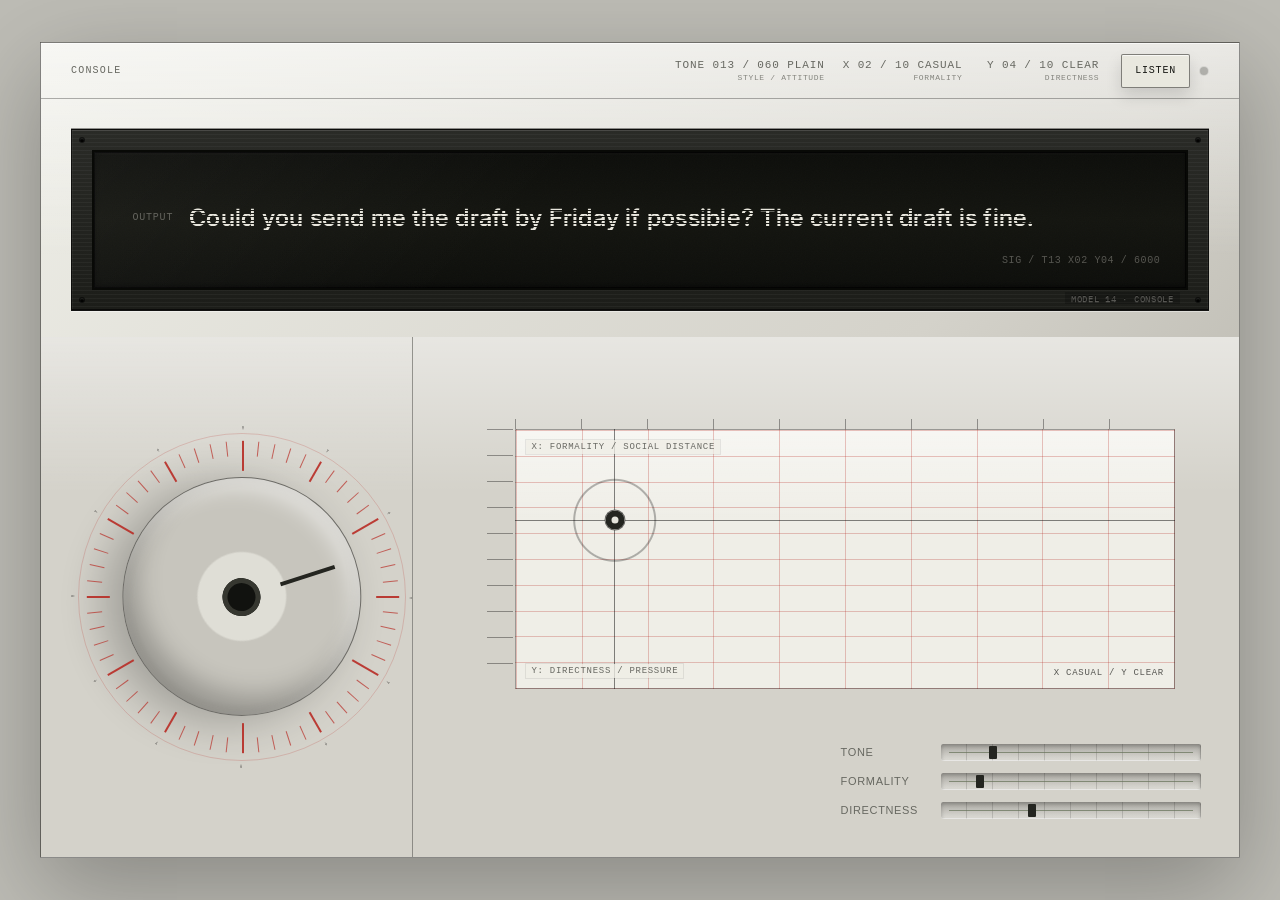
<file: index.html>
<!doctype html>
<html lang="en">
<head>
  <meta charset="utf-8">
  <meta name="viewport" content="width=device-width, initial-scale=1">
  <meta http-equiv="refresh" content="0; url=./40_deployments/netlify_console_demo/">
  <title>CONSOLE</title>
  <script>
    window.location.replace("./40_deployments/netlify_console_demo/");
  </script>
</head>
<body>
  <main>
    <h1>CONSOLE</h1>
    <p>Opening the active Console14 prototype...</p>
    <p><a href="./40_deployments/netlify_console_demo/">Open Console14 prototype</a></p>
  </main>
</body>
</html>
</file>
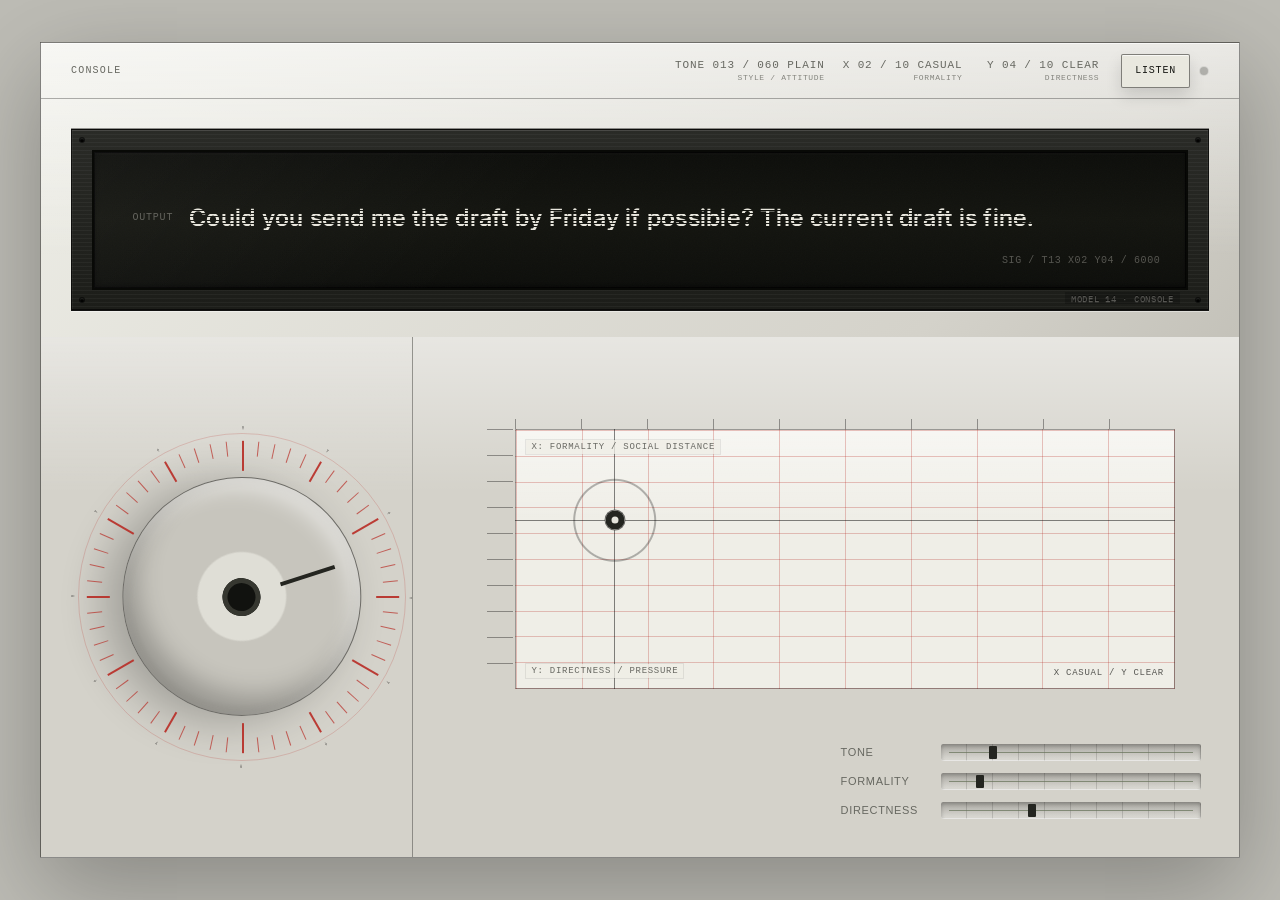
<file: 40_deployments/netlify_console_demo/index.html>
<!doctype html>
<html lang="en">
  <head>
    <meta charset="utf-8" />
    <meta name="viewport" content="width=device-width, initial-scale=1" />
    <title>Console Prototype 14 - Striped LCD Grid</title>
    <link rel="preconnect" href="https://fonts.googleapis.com" />
    <link rel="preconnect" href="https://fonts.gstatic.com" crossorigin />
    <link
      href="https://fonts.googleapis.com/css2?family=IBM+Plex+Mono:wght@400;600&family=IBM+Plex+Sans+Condensed:wght@600&family=IBM+Plex+Serif:wght@600&family=Inter:wght@600&family=Newsreader:opsz,wght@6..72,600&family=Space+Grotesk:wght@600&display=swap"
      rel="stylesheet"
    />
    <style>
      :root {
        --base: #d4d2ca;
        --base-hi: #eeeeE7;
        --base-lo: #aaa89f;
        --ink: #151612;
        --graphite: #242520;
        --muted: #676861;
        --track: #9f9e95;
        --olive: #68745a;
        --accent: #b82f28;
        --accent-soft: rgba(184, 47, 40, 0.2);
        --display-bg: #0e0f0c;
        --display-text: #e8e6dd;
        --dial-angle: 72deg;
        --grid-x-pos: 15%;
        --grid-y-pos: 35%;
        --grid-cell-x: 10%;
        --grid-cell-y: 10%;
        --tone-value: 20%;
        --sentence-font: "IBM Plex Mono", monospace;
        --sentence-weight: 600;
        --sentence-tracking: 0.01em;
        --display-font-size: clamp(22px, 2.3vw, 33px);
      }

      * {
        box-sizing: border-box;
      }

      html,
      body {
        min-height: 100%;
        margin: 0;
        background: #bdbcb5;
        color: var(--ink);
        font-family: Arial, Helvetica, sans-serif;
      }

      body {
        min-height: 100vh;
        display: grid;
        place-items: center;
        padding: clamp(12px, 2.4vw, 28px);
      }

      button {
        font: inherit;
      }

      .plate-shell {
        width: min(1200px, 100%);
        min-height: min(760px, calc(100vh - 24px));
        display: grid;
        grid-template-rows: auto 1fr;
        border: 1px solid rgba(0, 0, 0, 0.44);
        background:
          linear-gradient(180deg, rgba(255, 255, 255, 0.52), transparent 26%),
          linear-gradient(135deg, var(--base-hi), var(--base) 58%, var(--base-lo));
        box-shadow: 0 30px 90px rgba(0, 0, 0, 0.28), inset 0 1px 0 rgba(255, 255, 255, 0.68);
      }

      .mobile-sticky {
        display: grid;
        grid-template-rows: auto auto;
      }

      .topbar {
        display: grid;
        grid-template-columns: auto 1fr auto;
        align-items: center;
        gap: 22px;
        min-height: 56px;
        padding: 0 clamp(18px, 2.4vw, 30px);
        border-bottom: 1px solid rgba(0, 0, 0, 0.3);
      }

      .brand,
      .mono {
        color: var(--muted);
        font-family: "Courier New", monospace;
        text-transform: uppercase;
      }

      .brand {
        font-size: 10px;
        letter-spacing: 0.12em;
      }

      .mono {
        font-size: 11px;
        letter-spacing: 0.08em;
      }

      .top-readout {
        display: grid;
        grid-template-columns: repeat(3, max-content);
        align-items: center;
        justify-content: end;
        gap: 18px;
        text-align: right;
        font-variant-numeric: tabular-nums;
      }

      .readout-item {
        display: grid;
        gap: 3px;
        min-width: 0;
      }

      .readout-item b {
        display: inline-block;
        font-weight: inherit;
        font-variant-numeric: tabular-nums;
        white-space: nowrap;
      }

      .readout-tone b {
        min-width: 19ch;
      }

      .readout-x b,
      .readout-y b {
        min-width: 18ch;
      }

      .readout-item small {
        color: var(--muted);
        font-size: 8px;
        letter-spacing: 0.08em;
        line-height: 1;
        opacity: 0.78;
      }

      .voice-control {
        display: inline-grid;
        grid-template-columns: auto 9px;
        align-items: center;
        gap: 10px;
      }

      .listen {
        min-height: 34px;
        border: 1px solid rgba(0, 0, 0, 0.46);
        border-radius: 2px;
        background: #e9e8df;
        color: var(--ink);
        padding: 0 13px;
        cursor: pointer;
        font-family: "Courier New", monospace;
        font-size: 10px;
        letter-spacing: 0.08em;
        text-transform: uppercase;
        box-shadow: inset 0 1px 0 rgba(255, 255, 255, 0.7), 0 8px 16px rgba(0, 0, 0, 0.13);
      }

      .listen:active {
        transform: translateY(1px);
      }

      .voice-dot {
        width: 8px;
        height: 8px;
        border-radius: 50%;
        background: var(--graphite);
        opacity: 0.28;
        box-shadow: 0 0 0 1px rgba(0, 0, 0, 0.26);
        transition: opacity 50ms linear, background-color 50ms linear;
      }

      .voice-dot.is-speaking {
        background: var(--accent);
        opacity: 0.95;
      }

      .voice-dot.is-error {
        background: #11120f;
        opacity: 0.72;
      }

      .sr-only {
        position: absolute;
        width: 1px;
        height: 1px;
        padding: 0;
        margin: -1px;
        overflow: hidden;
        clip: rect(0, 0, 0, 0);
        white-space: nowrap;
        border: 0;
      }

      .display-panel {
        position: relative;
        min-width: 0;
        height: clamp(146px, 14.2vw, 190px);
        margin: clamp(18px, 2.4vw, 30px);
        margin-bottom: clamp(16px, 2.2vw, 26px);
        padding: clamp(14px, 1.7vw, 20px);
        border: 1px solid rgba(0, 0, 0, 0.62);
        border-radius: 0;
        background:
          repeating-linear-gradient(180deg, rgba(255, 255, 255, 0.04) 0 1px, transparent 1px 4px),
          linear-gradient(180deg, #2a2b27, #1c1d19);
        box-shadow:
          0 1px 0 rgba(255, 255, 255, 0.4),
          0 -1px 0 rgba(0, 0, 0, 0.4),
          inset 0 1px 0 rgba(255, 255, 255, 0.08),
          inset 0 -1px 0 rgba(0, 0, 0, 0.72),
          inset 0 0 0 1px rgba(255, 255, 255, 0.035);
        overflow: hidden;
      }

      .mount-dot {
        position: absolute;
        z-index: 3;
        width: 4px;
        height: 4px;
        border-radius: 50%;
        background: #080906;
        box-shadow:
          0 0 0 1px rgba(0, 0, 0, 0.58),
          inset 0 1px 1px rgba(255, 255, 255, 0.12),
          inset 0 -2px 2px rgba(0, 0, 0, 0.92);
        pointer-events: none;
      }

      .mount-dot.nw {
        left: 8px;
        top: 8px;
      }

      .mount-dot.ne {
        right: 8px;
        top: 8px;
      }

      .mount-dot.sw {
        left: 8px;
        bottom: 8px;
      }

      .mount-dot.se {
        right: 8px;
        bottom: 8px;
      }

      .frame-label {
        position: absolute;
        right: clamp(20px, 2.2vw, 30px);
        bottom: clamp(4px, 0.45vw, 7px);
        z-index: 4;
        padding: 2px 6px 1px;
        background: rgba(0, 0, 0, 0.2);
        color: rgba(232, 230, 221, 0.3);
        font-family: "IBM Plex Mono", "Courier New", monospace;
        font-size: clamp(8px, 0.72vw, 9px);
        letter-spacing: 0.08em;
        line-height: 1;
        text-shadow: 0 1px 0 rgba(255, 255, 255, 0.08), 0 -1px 0 rgba(0, 0, 0, 0.5);
        text-transform: uppercase;
        white-space: nowrap;
      }

      .display-inner {
        position: relative;
        min-width: 0;
        height: 100%;
        display: grid;
        grid-template-columns: max-content minmax(0, 1fr);
        align-items: center;
        column-gap: clamp(10px, 1.4vw, 16px);
        padding: clamp(20px, 2.5vw, 30px) clamp(84px, 10vw, 140px) clamp(22px, 2.8vw, 34px) clamp(24px, 3vw, 40px);
        border: 2px solid #080906;
        background: linear-gradient(180deg, #0c0d0a 0%, #13140f 50%, #0c0d0a 100%);
        box-shadow:
          inset 0 0 0 1px rgba(0, 0, 0, 0.86),
          inset 0 2px 3px rgba(255, 255, 255, 0.025),
          inset 0 -2px 5px rgba(0, 0, 0, 0.5);
        overflow: hidden;
      }

      .display-inner::before {
        position: absolute;
        inset: 0;
        content: "";
        pointer-events: none;
        z-index: 1;
        background: linear-gradient(135deg, rgba(255, 255, 255, 0.04), transparent 40%);
      }

      .display-inner::after {
        position: absolute;
        inset: 0;
        content: "";
        pointer-events: none;
        z-index: 1;
        opacity: 0.04;
        background-image: url("data:image/svg+xml,%3Csvg xmlns='http://www.w3.org/2000/svg' viewBox='0 0 160 80'%3E%3Cfilter id='n'%3E%3CfeTurbulence type='fractalNoise' baseFrequency='.92' numOctaves='2' stitchTiles='stitch'/%3E%3C/filter%3E%3Crect width='160' height='80' filter='url(%23n)' opacity='.5'/%3E%3C/svg%3E");
        background-size: 160px 80px;
        mix-blend-mode: screen;
      }

      .mount-label {
        position: relative;
        z-index: 2;
        min-width: 0;
        color: var(--display-text);
        font-family: "Courier New", monospace;
        font-size: clamp(9px, 0.85vw, 10px);
        letter-spacing: 0.08em;
        line-height: 1;
        opacity: 0.35;
        text-transform: uppercase;
        white-space: nowrap;
      }

      .display-sentence {
        position: relative;
        z-index: 2;
        min-width: 0;
        margin: 0;
        color: transparent;
        font-family: var(--sentence-font);
        font-size: var(--display-font-size);
        font-weight: var(--sentence-weight);
        letter-spacing: var(--sentence-tracking);
        line-height: 1.2;
        background-image: repeating-linear-gradient(
          to bottom,
          var(--display-text) 0,
          var(--display-text) 0.1em,
          transparent 0.1em,
          transparent 0.14em
        );
        background-clip: text;
        -webkit-background-clip: text;
        -webkit-text-fill-color: transparent;
        white-space: nowrap;
        text-align: left;
      }

      @supports not ((background-clip: text) or (-webkit-background-clip: text)) {
        .display-sentence {
          color: var(--display-text);
          background-image: none;
          -webkit-text-fill-color: var(--display-text);
        }
      }

      .display-id {
        position: absolute;
        right: clamp(18px, 2vw, 28px);
        bottom: clamp(14px, 1.8vw, 22px);
        z-index: 2;
        color: rgba(232, 230, 221, 0.32);
        font-family: "Courier New", monospace;
        font-size: 10px;
        letter-spacing: 0.06em;
        text-transform: uppercase;
        white-space: nowrap;
      }

      .body {
        display: grid;
        grid-template-columns: minmax(310px, 0.62fr) minmax(520px, 1.38fr);
        gap: 1px;
        background: rgba(0, 0, 0, 0.34);
      }

      .dial-bay,
      .field-bay {
        position: relative;
        background:
          linear-gradient(180deg, rgba(255, 255, 255, 0.45), transparent 30%),
          var(--base);
        overflow: hidden;
      }

      .dial-bay {
        display: grid;
        place-items: center;
        padding: clamp(18px, 2.4vw, 30px);
      }

      .dial-stage {
        display: grid;
        place-items: center;
      }

      .dial-wrap {
        position: relative;
        width: min(342px, 76vw);
        aspect-ratio: 1;
        display: grid;
        place-items: center;
      }

      .dial-wrap::before {
        position: absolute;
        inset: 0;
        content: "";
        border-radius: 50%;
        background:
          repeating-conic-gradient(rgba(0, 0, 0, 0.26) 0 0.6deg, transparent 0.6deg 30deg),
          radial-gradient(circle, transparent 0 66%, rgba(0, 0, 0, 0.18) 67% 68%, transparent 69%);
        -webkit-mask-image: radial-gradient(circle, transparent 0 69%, #000 70%);
        mask-image: radial-gradient(circle, transparent 0 69%, #000 70%);
      }

      .dial-grid {
        position: absolute;
        inset: 2%;
        z-index: 3;
        border-radius: 50%;
        pointer-events: none;
      }

      .dial-grid::before {
        position: absolute;
        inset: 0;
        content: "";
        border: 1px solid var(--accent-soft);
        border-radius: 50%;
      }

      .dial-grid .tick {
        position: absolute;
        left: 50%;
        top: 50%;
        width: 1px;
        height: 15px;
        background: var(--accent);
        opacity: 0.72;
        transform-origin: 50% 0;
      }

      .dial-grid .tick.major {
        width: 2px;
        height: 23px;
        opacity: 0.92;
      }

      .dial-grid .tick.decade {
        height: 30px;
      }

      .dial {
        position: relative;
        z-index: 2;
        width: 70%;
        aspect-ratio: 1;
        border: 1px solid rgba(0, 0, 0, 0.42);
        border-radius: 50%;
        background:
          radial-gradient(circle at 38% 30%, rgba(255, 255, 255, 0.72), transparent 0 20%),
          radial-gradient(circle, #dfded6 0 26%, #c7c5bd 27% 64%, #89877f 100%);
        box-shadow:
          inset 9px 12px 20px rgba(255, 255, 255, 0.48),
          inset -14px -18px 26px rgba(0, 0, 0, 0.24),
          0 20px 44px rgba(0, 0, 0, 0.24);
        transform: rotate(var(--dial-angle));
        cursor: grab;
        touch-action: none;
      }

      .dial:active {
        cursor: grabbing;
      }

      .dial:focus-visible,
      .field:focus-visible,
      .listen:focus-visible {
        outline: 2px solid var(--accent);
        outline-offset: 5px;
      }

      .dial::before {
        position: absolute;
        left: calc(50% - 2px);
        top: 9%;
        width: 4px;
        height: 24%;
        content: "";
        background: var(--graphite);
      }

      .dial::after {
        position: absolute;
        inset: 42%;
        content: "";
        border-radius: 50%;
        background: #11120f;
        box-shadow: inset 0 0 0 5px #363730;
      }

      .field-bay {
        min-height: 520px;
        padding: clamp(22px, 3vw, 42px);
      }

      .field {
        position: absolute;
        inset: clamp(62px, 8vw, 92px) clamp(38px, 5vw, 64px) clamp(136px, 16vw, 168px) clamp(76px, 8vw, 104px);
        border: 1px solid rgba(0, 0, 0, 0.36);
        background:
          radial-gradient(circle at var(--grid-x-pos) var(--grid-y-pos), transparent 0 39px, rgba(0, 0, 0, 0.28) 40px 41px, transparent 42px),
          radial-gradient(circle at var(--grid-x-pos) var(--grid-y-pos), #151612 0 3px, transparent 4px),
          linear-gradient(90deg, transparent calc(var(--grid-x-pos) - 0.5px), rgba(0, 0, 0, 0.48) calc(var(--grid-x-pos) - 0.5px) calc(var(--grid-x-pos) + 0.5px), transparent calc(var(--grid-x-pos) + 0.5px)),
          linear-gradient(transparent calc(var(--grid-y-pos) - 0.5px), rgba(0, 0, 0, 0.48) calc(var(--grid-y-pos) - 0.5px) calc(var(--grid-y-pos) + 0.5px), transparent calc(var(--grid-y-pos) + 0.5px)),
          repeating-linear-gradient(90deg, rgba(184, 47, 40, 0.28) 0 1px, transparent 1px var(--grid-cell-x)),
          repeating-linear-gradient(rgba(184, 47, 40, 0.28) 0 1px, transparent 1px var(--grid-cell-y)),
          linear-gradient(180deg, rgba(255, 255, 255, 0.5), transparent 34%),
          #efeee7;
        cursor: grab;
        touch-action: none;
      }

      .field-axis,
      .field-current {
        position: absolute;
        z-index: 2;
        color: rgba(21, 22, 18, 0.62);
        font-family: "Courier New", monospace;
        font-size: 9px;
        letter-spacing: 0.08em;
        line-height: 1;
        pointer-events: none;
        text-transform: uppercase;
      }

      .field-axis {
        padding: 3px 5px 2px;
        background: rgba(239, 238, 231, 0.76);
        box-shadow: 0 0 0 1px rgba(21, 22, 18, 0.08);
      }

      .field-axis-x {
        left: 10px;
        top: 10px;
      }

      .field-axis-y {
        left: 10px;
        bottom: 10px;
      }

      .field-current {
        right: 10px;
        bottom: 10px;
        max-width: calc(100% - 20px);
        color: rgba(21, 22, 18, 0.7);
        text-align: right;
        white-space: nowrap;
      }

      .field.is-dragging {
        cursor: grabbing;
      }

      .reticle {
        position: absolute;
        left: var(--grid-x-pos);
        top: var(--grid-y-pos);
        width: 21px;
        height: 21px;
        border: 1px solid rgba(0, 0, 0, 0.54);
        border-radius: 50%;
        background: #e5e4dc;
        transform: translate(-50%, -50%);
        box-shadow: inset 0 0 0 6px var(--graphite);
        pointer-events: none;
      }

      .ticks-x,
      .ticks-y {
        position: absolute;
        pointer-events: none;
      }

      .ticks-x {
        left: clamp(76px, 8vw, 104px);
        right: clamp(38px, 5vw, 64px);
        top: clamp(54px, 7vw, 82px);
        height: 26px;
        background: repeating-linear-gradient(90deg, rgba(0, 0, 0, 0.36) 0 1px, transparent 1px var(--grid-cell-x));
      }

      .ticks-y {
        left: clamp(48px, 6vw, 74px);
        top: clamp(62px, 8vw, 92px);
        bottom: clamp(136px, 16vw, 168px);
        width: 26px;
        background: repeating-linear-gradient(rgba(0, 0, 0, 0.36) 0 1px, transparent 1px var(--grid-cell-y));
      }

      .gauges {
        position: absolute;
        right: clamp(22px, 3vw, 40px);
        bottom: clamp(22px, 3vw, 38px);
        width: min(360px, calc(100% - 44px));
        display: grid;
        gap: 12px;
      }

      .gauge {
        display: grid;
        grid-template-columns: 88px 1fr;
        gap: 12px;
        align-items: center;
        color: var(--muted);
        font-size: 11px;
        letter-spacing: 0.06em;
        text-transform: uppercase;
      }

      .slot {
        position: relative;
        height: 17px;
        border-radius: 2px;
        background:
          repeating-linear-gradient(90deg, transparent 0 calc(10% - 1px), rgba(0, 0, 0, 0.14) calc(10% - 1px) 10%),
          linear-gradient(180deg, rgba(0, 0, 0, 0.2), rgba(255, 255, 255, 0.26));
        box-shadow: inset 0 2px 4px rgba(0, 0, 0, 0.25), inset 0 -1px 0 rgba(255, 255, 255, 0.55);
      }

      .slot::before {
        position: absolute;
        left: 8px;
        right: 8px;
        top: 8px;
        height: 1px;
        content: "";
        background: var(--olive);
        opacity: 0.72;
      }

      .cursor {
        position: absolute;
        top: 2px;
        left: var(--value);
        width: 8px;
        height: 13px;
        border-radius: 1px;
        background: var(--graphite);
        transform: translateX(-50%);
      }

      @media (max-width: 980px) {
        body {
          padding: 0;
          place-items: stretch;
        }

        .plate-shell {
          min-height: 100vh;
          width: 100vw;
          max-width: 100vw;
          min-width: 0;
        }

        .mobile-sticky {
          position: sticky;
          top: 0;
          z-index: 20;
          background:
            linear-gradient(180deg, rgba(255, 255, 255, 0.52), transparent 26%),
            linear-gradient(135deg, var(--base-hi), var(--base) 58%, var(--base-lo));
          box-shadow: 0 12px 28px rgba(0, 0, 0, 0.22);
        }

        .topbar {
          grid-template-columns: minmax(0, 1fr) auto;
          gap: 12px;
          row-gap: 10px;
          padding-top: 14px;
          padding-bottom: 12px;
        }

        .top-readout {
          grid-column: 1 / -1;
          grid-row: 2;
          min-width: 0;
          max-width: 100%;
          min-height: 2.35rem;
          grid-template-columns: repeat(3, minmax(0, 1fr));
          align-items: start;
          gap: 12px;
          justify-content: start;
          text-align: left;
          font-size: 10px;
        }

        .readout-item {
          min-height: 1.85rem;
        }

        .readout-item b {
          min-width: 0;
          width: 100%;
          overflow: hidden;
          text-overflow: clip;
        }

        .voice-control {
          justify-self: end;
        }

        .listen {
          min-height: 32px;
          padding: 0 10px;
        }

        .display-panel {
          margin: 14px;
          min-width: 0;
          height: clamp(148px, 24vw, 178px);
          padding: 14px;
        }

        .display-inner {
          padding: 24px clamp(74px, 14vw, 110px) 24px clamp(18px, 5vw, 30px);
          column-gap: 10px;
        }

        .display-id {
          right: clamp(14px, 3vw, 20px);
          bottom: 10px;
        }

        .body {
          grid-template-columns: 1fr;
          min-width: 0;
        }

        .dial-bay {
          min-height: 360px;
          min-width: 0;
        }

        .field-bay {
          min-height: 560px;
          min-width: 0;
        }

        .field-axis,
        .field-current {
          font-size: 8px;
        }
      }

      @media (max-width: 540px) {
        .top-readout {
          min-height: 4.2rem;
          grid-template-columns: 1fr 1fr;
          gap: 8px 10px;
          font-size: 8.75px;
          letter-spacing: 0.02em;
        }

        .readout-tone {
          grid-column: 1 / -1;
        }

        .readout-item small {
          letter-spacing: 0.04em;
        }

        .display-inner {
          grid-template-columns: 1fr;
          align-content: center;
          row-gap: 7px;
          padding: 24px 18px 36px 36px;
        }

        .display-sentence {
          max-height: 3.6em;
          overflow: hidden;
          white-space: normal;
        }

        .display-id {
          font-size: 9px;
        }

        .field-axis,
        .field-current {
          font-size: 7.5px;
          letter-spacing: 0.04em;
          line-height: 1.05;
        }

        .field-axis {
          max-width: calc(100% - 20px);
          padding: 3px 4px 2px;
        }

        .field-axis-y {
          bottom: 31px;
        }

        .field-current {
          right: 8px;
          bottom: 8px;
          max-width: calc(100% - 16px);
          padding: 3px 4px 2px;
          background: rgba(239, 238, 231, 0.82);
          box-shadow: 0 0 0 1px rgba(21, 22, 18, 0.08);
        }
      }
    </style>
  </head>
  <body>
    <main class="plate-shell" aria-label="Console prototype 14 striped LCD grid">
      <div class="mobile-sticky">
        <header class="topbar">
          <div class="brand">console</div>
          <div class="top-readout mono" aria-label="state readout">
            <span class="readout-item readout-tone">
              <b id="topTone">TONE 013 / 060 PLAIN</b>
              <small>STYLE / ATTITUDE</small>
            </span>
            <span class="readout-item readout-x">
              <b id="topX">X 02 / 10 CASUAL</b>
              <small>FORMALITY</small>
            </span>
            <span class="readout-item readout-y">
              <b id="topY">Y 04 / 10 CLEAR</b>
              <small>DIRECTNESS</small>
            </span>
          </div>
          <div class="voice-control">
            <button class="listen" id="speakButton" type="button" aria-label="Play sentence">LISTEN</button>
            <span class="voice-dot" id="voiceDot" aria-hidden="true"></span>
            <span class="sr-only" id="voiceStatus" aria-live="polite">Idle</span>
          </div>
        </header>

        <section class="display-panel" aria-label="sentence display">
          <span class="mount-dot nw" aria-hidden="true"></span>
          <span class="mount-dot ne" aria-hidden="true"></span>
          <span class="mount-dot sw" aria-hidden="true"></span>
          <span class="mount-dot se" aria-hidden="true"></span>
          <span class="frame-label" aria-hidden="true">MODEL 14 &middot; CONSOLE</span>
          <div class="display-inner">
            <span class="mount-label">OUTPUT</span>
            <p class="display-sentence" id="sentence" aria-live="polite"></p>
            <span class="display-id" id="displayId">SIG / T13 X2 Y4 / 6000</span>
          </div>
        </section>
      </div>

      <section class="body">
        <aside class="dial-bay" aria-label="tone control">
          <div class="dial-stage">
            <div class="dial-wrap">
              <div class="dial-grid" id="dialGrid" aria-hidden="true"></div>
              <button
                class="dial"
                id="dial"
                type="button"
                role="slider"
                aria-label="Tone family dial with 60 fixed steps"
                aria-valuemin="1"
                aria-valuemax="60"
                aria-valuenow="13"
              ></button>
            </div>
          </div>
        </aside>

        <section class="field-bay" aria-label="grid control">
          <div class="ticks-x" aria-hidden="true"></div>
          <div class="ticks-y" aria-hidden="true"></div>
          <div
            class="field"
            id="field"
            tabindex="0"
            role="slider"
            aria-label="Sentence grid position"
            aria-valuetext="X 2 of 10, Y 4 of 10"
          >
            <div class="field-axis field-axis-x">X: FORMALITY / SOCIAL DISTANCE</div>
            <div class="field-axis field-axis-y">Y: DIRECTNESS / PRESSURE</div>
            <div class="field-current" id="fieldCurrent">X CASUAL / Y CLEAR</div>
            <div class="reticle"></div>
          </div>
          <div class="gauges" aria-label="instrument gauges">
            <div class="gauge">
              <span>tone</span>
              <div class="slot"><i class="cursor" style="--value: var(--tone-value)"></i></div>
            </div>
            <div class="gauge">
              <span>formality</span>
              <div class="slot"><i class="cursor" style="--value: var(--grid-x-pos)"></i></div>
            </div>
            <div class="gauge">
              <span>directness</span>
              <div class="slot"><i class="cursor" style="--value: var(--grid-y-pos)"></i></div>
            </div>
          </div>
        </section>
      </section>
    </main>

    <script>
      const GRID_X_STEPS = 10;
      const GRID_Y_STEPS = 10;
      const MATRIX_TOTAL = 60 * GRID_X_STEPS * GRID_Y_STEPS;

      const root = document.documentElement;
      const dial = document.getElementById("dial");
      const dialGrid = document.getElementById("dialGrid");
      const field = document.getElementById("field");
      const sentenceEl = document.getElementById("sentence");
      const displayId = document.getElementById("displayId");
      const speakButton = document.getElementById("speakButton");
      const voiceDot = document.getElementById("voiceDot");
      const voiceStatus = document.getElementById("voiceStatus");
      const topTone = document.getElementById("topTone");
      const topX = document.getElementById("topX");
      const topY = document.getElementById("topY");
      const fieldCurrent = document.getElementById("fieldCurrent");

      const formalityAxis = [
        {
          label: "CLOSE",
          ask: "Can you send me {item} {time}",
          tell: "Send me {item} {time}",
          question: true
        },
        {
          label: "CASUAL",
          ask: "Could you send me {item} {time}",
          tell: "Please send me {item} {time}",
          question: true
        },
        {
          label: "RELAXED",
          ask: "Could you please send me {item} {time}",
          tell: "Please send me {item} {time}",
          question: true
        },
        {
          label: "NEUTRAL",
          ask: "Please send me {item} {time}",
          tell: "Please send me {item} {time}",
          question: false
        },
        {
          label: "CLEAR",
          ask: "Please send {item} to me {time}",
          tell: "Please send {item} to me {time}",
          question: false
        },
        {
          label: "COURTEOUS",
          ask: "Would you please send {item} to me {time}",
          tell: "Please send {item} to me {time}",
          question: true
        },
        {
          label: "POLISHED",
          ask: "Could you please send {item} to me {time}",
          tell: "Please send {item} to me {time}",
          question: true
        },
        {
          label: "FORMAL",
          ask: "Would you be able to send {item} to me {time}",
          tell: "Please send {item} to me {time}",
          question: true
        },
        {
          label: "DISTANT",
          ask: "Please arrange to send {item} to me {time}",
          tell: "Please arrange to send {item} to me {time}",
          question: false
        },
        {
          label: "OFFICIAL",
          ask: "Please ensure {item} is sent to me {time}",
          tell: "Please ensure {item} is sent to me {time}",
          question: false
        }
      ];

      const directnessAxis = [
        { label: "OPEN", time: "when you have a moment", force: 0 },
        { label: "SOFT", time: "when you can", force: 1 },
        { label: "EASY", time: "this week", force: 2 },
        { label: "CLEAR", time: "by Friday if possible", force: 3 },
        { label: "DIRECT", time: "by Friday", force: 4 },
        { label: "PUSHED", time: "by Friday morning", force: 5 },
        { label: "PRESSING", time: "before the review", force: 6 },
        { label: "URGENT", time: "by noon Friday", force: 7 },
        { label: "STRICT", time: "before Friday closes", force: 8 },
        { label: "NO LATER", time: "by Friday, no later", force: 9 }
      ];

      const toneClosers = {
        dry: [
          "Draft only.",
          "No context needed.",
          "Use the latest version.",
          "Keep it brief.",
          "Send the file.",
          "No cover note.",
          "Plain copy is fine.",
          "Just the draft.",
          "Attach the file.",
          "End there."
        ],
        plain: [
          "That works.",
          "Please confirm.",
          "The current draft is fine.",
          "Send the latest version.",
          "A short note is enough.",
          "No extra formatting needed.",
          "Please include the file.",
          "Use the shared version.",
          "That should cover it.",
          "That will be enough."
        ],
        warm: [
          "Thanks.",
          "I appreciate it.",
          "That would help.",
          "Thank you.",
          "I would appreciate it.",
          "Thanks for making room for it.",
          "That would really help.",
          "Thank you for prioritizing it.",
          "I appreciate you handling it.",
          "Thanks for taking care of it."
        ],
        firm: [
          "I need it for the next step.",
          "Please prioritize it.",
          "I am counting on it.",
          "This needs to stay on track.",
          "Please make this the priority.",
          "I need it to move forward.",
          "Please treat this as time-sensitive.",
          "This is the deadline.",
          "Please do not let this slip.",
          "No later than that."
        ],
        bright: [
          "That would be great.",
          "Thanks so much.",
          "Perfect, thanks.",
          "That would be a big help.",
          "Really appreciate it.",
          "Great if you can.",
          "Thanks, that keeps us moving.",
          "That would be excellent.",
          "Appreciate the quick turn.",
          "Thanks for jumping on it."
        ],
        low: [
          "No rush beyond that.",
          "Keep it simple.",
          "That is enough.",
          "Steady is fine.",
          "No extra polish needed.",
          "Just the draft is fine.",
          "Please keep it focused.",
          "I only need the draft.",
          "Keep the handoff quiet.",
          "That closes the loop."
        ]
      };

      const toneFamilies = [
        {
          name: "dry",
          label: "DRY",
          font: '"IBM Plex Mono", monospace',
          weight: 600,
          tracking: "0.01em",
          rate: 0.84,
          pitch: 0.82
        },
        {
          name: "plain",
          label: "PLAIN",
          font: '"Inter", Arial, sans-serif',
          weight: 600,
          tracking: "0.01em",
          rate: 0.9,
          pitch: 0.9
        },
        {
          name: "warm",
          label: "WARM",
          font: '"Newsreader", Georgia, serif',
          weight: 600,
          tracking: "0.01em",
          rate: 0.94,
          pitch: 1
        },
        {
          name: "firm",
          label: "FIRM",
          font: '"IBM Plex Sans Condensed", Arial Narrow, sans-serif',
          weight: 600,
          tracking: "0.01em",
          rate: 0.88,
          pitch: 0.86
        },
        {
          name: "bright",
          label: "BRIGHT",
          font: '"Space Grotesk", Arial, sans-serif',
          weight: 600,
          tracking: "0.01em",
          rate: 0.98,
          pitch: 1.06
        },
        {
          name: "low",
          label: "LOW",
          font: '"IBM Plex Serif", Georgia, serif',
          weight: 600,
          tracking: "0.01em",
          rate: 0.8,
          pitch: 0.76
        }
      ];

      let toneIndex = 12;
      let gridXIndex = 1;
      let gridYIndex = 3;
      let draggingDial = false;
      let draggingField = false;
      let fitFrame = 0;

      function pad(value, width = 2) {
        return String(Math.round(value)).padStart(width, "0");
      }

      function clamp(value, min, max) {
        return Math.max(min, Math.min(max, value));
      }

      function clampIndex(value, steps) {
        return clamp(Math.round(value), 0, steps - 1);
      }

      function cellCenter(index, steps) {
        return ((index + 0.5) / steps) * 100;
      }

      function snapIndexFromPointer(clientValue, rectStart, rectSize, steps) {
        const ratio = clamp((clientValue - rectStart) / rectSize, 0, 1);
        return clampIndex(ratio * steps - 0.5, steps);
      }

      function toneFamily(index = toneIndex) {
        return toneFamilies[Math.min(toneFamilies.length - 1, Math.floor(index / 10))];
      }

      function fillTemplate(template, values) {
        return template.replace(/\{item\}/g, values.item).replace(/\{time\}/g, values.time);
      }

      function finishSentence(text, question = false) {
        const clean = text.replace(/\s+/g, " ").trim();
        return `${clean}${question ? "?" : "."}`;
      }

      function sentence(t, x, y) {
        const tone = toneFamily(t);
        const step = t % 10;
        const formality = formalityAxis[x];
        const directness = directnessAxis[y];
        const values = {
          item: "the draft",
          time: directness.time
        };
        const highPressure = directness.force >= 7;
        const mediumPressure = directness.force >= 4;
        const closer = toneClosers[tone.name][step];
        let line = "";

        if (tone.name === "dry") {
          line = finishSentence(fillTemplate(mediumPressure ? formality.tell : formality.ask, values), false);
        } else if (tone.name === "warm") {
          line = finishSentence(fillTemplate(highPressure ? formality.tell : formality.ask, values), !highPressure && formality.question);
        } else if (tone.name === "firm") {
          line = finishSentence(fillTemplate(formality.tell, values), false);
        } else if (tone.name === "bright") {
          line = finishSentence(fillTemplate(highPressure ? formality.tell : formality.ask, values), !highPressure && formality.question);
        } else if (tone.name === "low") {
          line = finishSentence(fillTemplate(highPressure ? formality.tell : formality.ask, values), false);
        } else {
          line = finishSentence(fillTemplate(highPressure ? formality.tell : formality.ask, values), !highPressure && formality.question);
        }

        return closer ? `${line} ${closer}` : line;
      }

      function buildDialGrid() {
        if (dialGrid.children.length) return;
        for (let index = 0; index < 60; index += 1) {
          const tick = document.createElement("i");
          tick.className = `tick${index % 5 === 0 ? " major" : ""}${index % 10 === 0 ? " decade" : ""}`;
          tick.dataset.index = String(index + 1);
          dialGrid.appendChild(tick);
        }
        positionDialGrid();
      }

      function positionDialGrid() {
        const radius = dialGrid.getBoundingClientRect().width / 2 - 8;
        Array.from(dialGrid.children).forEach((tick, index) => {
          tick.style.transform = `rotate(${index * 6}deg) translateY(${-radius}px)`;
        });
      }

      function setVoiceState(state) {
        voiceDot.classList.toggle("is-speaking", state === "speaking");
        voiceDot.classList.toggle("is-error", state === "error");
        voiceStatus.textContent = state === "speaking" ? "Playing" : state === "error" ? "Unavailable" : "Idle";
      }

      function fitDisplayText() {
        const baseSize = window.innerWidth <= 540 ? "clamp(15px, 4.2vw, 22px)" : "clamp(22px, 2.4vw, 34px)";
        root.style.setProperty("--display-font-size", baseSize);
        if (fitFrame) {
          cancelAnimationFrame(fitFrame);
        }
        fitFrame = requestAnimationFrame(() => {
          fitFrame = 0;
          const computed = Number.parseFloat(window.getComputedStyle(sentenceEl).fontSize);
          let size = computed;
          while (
            (sentenceEl.scrollWidth > sentenceEl.clientWidth || sentenceEl.scrollHeight > sentenceEl.clientHeight + 1) &&
            size > 8
          ) {
            size -= 1;
            sentenceEl.style.fontSize = `${size}px`;
          }
          if (sentenceEl.scrollWidth <= sentenceEl.clientWidth && sentenceEl.scrollHeight <= sentenceEl.clientHeight + 1) {
            return;
          }
          sentenceEl.style.fontSize = "8px";
        });
      }

      function update() {
        toneIndex = ((Math.round(toneIndex) % 60) + 60) % 60;
        gridXIndex = clampIndex(gridXIndex, GRID_X_STEPS);
        gridYIndex = clampIndex(gridYIndex, GRID_Y_STEPS);

        const angle = toneIndex * 6;
        const tone = toneFamily();
        const tonePercent = (toneIndex / 59) * 100;
        const gridXPercent = cellCenter(gridXIndex, GRID_X_STEPS);
        const gridYPercent = cellCenter(gridYIndex, GRID_Y_STEPS);

        root.style.setProperty("--dial-angle", `${angle}deg`);
        root.style.setProperty("--grid-x-pos", `${gridXPercent}%`);
        root.style.setProperty("--grid-y-pos", `${gridYPercent}%`);
        root.style.setProperty("--grid-cell-x", `${100 / GRID_X_STEPS}%`);
        root.style.setProperty("--grid-cell-y", `${100 / GRID_Y_STEPS}%`);
        root.style.setProperty("--tone-value", `${tonePercent}%`);
        root.style.setProperty("--sentence-font", tone.font);
        root.style.setProperty("--sentence-weight", String(tone.weight));
        root.style.setProperty("--sentence-tracking", tone.tracking);

        const currentSentence = sentence(toneIndex, gridXIndex, gridYIndex);
        const toneCount = toneIndex + 1;
        const xCount = gridXIndex + 1;
        const yCount = gridYIndex + 1;

        sentenceEl.textContent = currentSentence;
        sentenceEl.style.fontSize = "";
        topTone.textContent = `TONE ${pad(toneCount, 3)} / 060 ${tone.label}`;
        topX.textContent = `X ${pad(xCount)} / ${pad(GRID_X_STEPS)} ${formalityAxis[gridXIndex].label}`;
        topY.textContent = `Y ${pad(yCount)} / ${pad(GRID_Y_STEPS)} ${directnessAxis[gridYIndex].label}`;
        fieldCurrent.textContent = `X ${formalityAxis[gridXIndex].label} / Y ${directnessAxis[gridYIndex].label}`;
        displayId.textContent = `SIG / T${pad(toneCount, 2)} X${pad(xCount)} Y${pad(yCount)} / ${MATRIX_TOTAL}`;
        dial.setAttribute("aria-valuenow", String(toneCount));
        dial.setAttribute("aria-valuetext", `Tone ${toneCount} of 60, ${tone.label.toLowerCase()} style and attitude`);
        field.setAttribute(
          "aria-valuetext",
          `X ${xCount} of ${GRID_X_STEPS}, formality ${formalityAxis[gridXIndex].label.toLowerCase()}; Y ${yCount} of ${GRID_Y_STEPS}, directness ${directnessAxis[gridYIndex].label.toLowerCase()}`
        );
        fitDisplayText();
      }

      function setToneFromPointer(event) {
        const rect = dial.getBoundingClientRect();
        const cx = rect.left + rect.width / 2;
        const cy = rect.top + rect.height / 2;
        const raw = (Math.atan2(event.clientY - cy, event.clientX - cx) * 180) / Math.PI + 90;
        const normalized = ((raw % 360) + 360) % 360;
        toneIndex = Math.round(normalized / 6) % 60;
        update();
      }

      function setGridFromPointer(event) {
        const rect = field.getBoundingClientRect();
        gridXIndex = snapIndexFromPointer(event.clientX, rect.left, rect.width, GRID_X_STEPS);
        gridYIndex = snapIndexFromPointer(event.clientY, rect.top, rect.height, GRID_Y_STEPS);
        update();
      }

      function speakSentence() {
        if (!("speechSynthesis" in window)) {
          setVoiceState("error");
          return;
        }
        const tone = toneFamily();
        window.speechSynthesis.cancel();
        const utterance = new SpeechSynthesisUtterance(sentenceEl.textContent);
        utterance.lang = "en-US";
        utterance.rate = tone.rate + (toneIndex % 10) * 0.006;
        utterance.pitch = tone.pitch + (gridYIndex - (GRID_Y_STEPS - 1) / 2) * 0.04;
        utterance.onstart = () => setVoiceState("speaking");
        utterance.onend = () => setVoiceState("idle");
        utterance.onerror = () => setVoiceState("error");
        window.speechSynthesis.speak(utterance);
      }

      dial.addEventListener("pointerdown", (event) => {
        draggingDial = true;
        dial.setPointerCapture(event.pointerId);
        setToneFromPointer(event);
      });

      dial.addEventListener("pointermove", (event) => {
        if (draggingDial) setToneFromPointer(event);
      });

      dial.addEventListener("pointerup", () => {
        draggingDial = false;
      });

      dial.addEventListener("pointercancel", () => {
        draggingDial = false;
      });

      dial.addEventListener("keydown", (event) => {
        if (event.key === "ArrowRight" || event.key === "ArrowUp") {
          event.preventDefault();
          toneIndex += 1;
          update();
        }
        if (event.key === "ArrowLeft" || event.key === "ArrowDown") {
          event.preventDefault();
          toneIndex -= 1;
          update();
        }
      });

      field.addEventListener("pointerdown", (event) => {
        draggingField = true;
        field.classList.add("is-dragging");
        field.setPointerCapture(event.pointerId);
        setGridFromPointer(event);
      });

      field.addEventListener("pointermove", (event) => {
        if (draggingField) setGridFromPointer(event);
      });

      field.addEventListener("pointerup", () => {
        draggingField = false;
        field.classList.remove("is-dragging");
      });

      field.addEventListener("pointercancel", () => {
        draggingField = false;
        field.classList.remove("is-dragging");
      });

      field.addEventListener("keydown", (event) => {
        const step = event.shiftKey ? 5 : 1;
        if (event.key === "ArrowRight") {
          event.preventDefault();
          gridXIndex += step;
          update();
        }
        if (event.key === "ArrowLeft") {
          event.preventDefault();
          gridXIndex -= step;
          update();
        }
        if (event.key === "ArrowDown") {
          event.preventDefault();
          gridYIndex += step;
          update();
        }
        if (event.key === "ArrowUp") {
          event.preventDefault();
          gridYIndex -= step;
          update();
        }
      });

      speakButton.addEventListener("click", speakSentence);
      window.addEventListener("resize", () => {
        positionDialGrid();
        fitDisplayText();
      });
      if (document.fonts) {
        document.fonts.ready.then(fitDisplayText);
      }

      buildDialGrid();
      update();
    </script>
  </body>
</html>
</file>
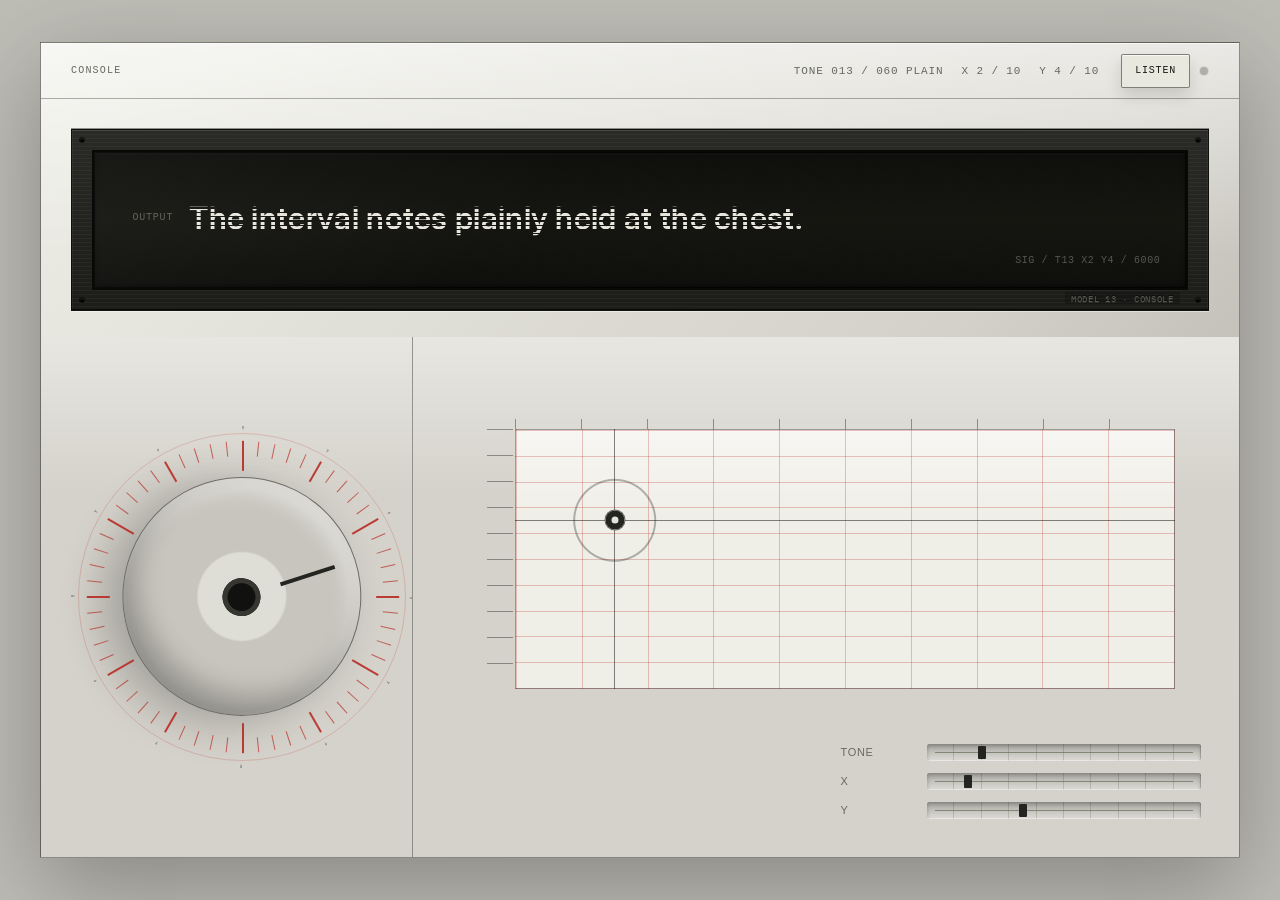
<file: 10_projects/console13/prototype.html>
<!doctype html>
<html lang="en">
  <head>
    <meta charset="utf-8" />
    <meta name="viewport" content="width=device-width, initial-scale=1" />
    <title>Console Prototype 13 - Striped LCD Grid</title>
    <link rel="preconnect" href="https://fonts.googleapis.com" />
    <link rel="preconnect" href="https://fonts.gstatic.com" crossorigin />
    <link
      href="https://fonts.googleapis.com/css2?family=IBM+Plex+Mono:wght@400;600&family=IBM+Plex+Sans+Condensed:wght@600&family=IBM+Plex+Serif:wght@600&family=Inter:wght@600&family=Newsreader:opsz,wght@6..72,600&family=Space+Grotesk:wght@600&display=swap"
      rel="stylesheet"
    />
    <style>
      :root {
        --base: #d4d2ca;
        --base-hi: #eeeeE7;
        --base-lo: #aaa89f;
        --ink: #151612;
        --graphite: #242520;
        --muted: #676861;
        --track: #9f9e95;
        --olive: #68745a;
        --accent: #b82f28;
        --accent-soft: rgba(184, 47, 40, 0.2);
        --display-bg: #0e0f0c;
        --display-text: #e8e6dd;
        --dial-angle: 72deg;
        --grid-x-pos: 15%;
        --grid-y-pos: 35%;
        --grid-cell-x: 10%;
        --grid-cell-y: 10%;
        --tone-value: 20%;
        --sentence-font: "IBM Plex Mono", monospace;
        --sentence-weight: 600;
        --sentence-tracking: 0.01em;
        --display-font-size: clamp(22px, 2.3vw, 33px);
      }

      * {
        box-sizing: border-box;
      }

      html,
      body {
        min-height: 100%;
        margin: 0;
        background: #bdbcb5;
        color: var(--ink);
        font-family: Arial, Helvetica, sans-serif;
      }

      body {
        min-height: 100vh;
        display: grid;
        place-items: center;
        padding: clamp(12px, 2.4vw, 28px);
      }

      button {
        font: inherit;
      }

      .plate-shell {
        width: min(1200px, 100%);
        min-height: min(760px, calc(100vh - 24px));
        display: grid;
        grid-template-rows: auto 1fr;
        border: 1px solid rgba(0, 0, 0, 0.44);
        background:
          linear-gradient(180deg, rgba(255, 255, 255, 0.52), transparent 26%),
          linear-gradient(135deg, var(--base-hi), var(--base) 58%, var(--base-lo));
        box-shadow: 0 30px 90px rgba(0, 0, 0, 0.28), inset 0 1px 0 rgba(255, 255, 255, 0.68);
      }

      .mobile-sticky {
        display: grid;
        grid-template-rows: auto auto;
      }

      .topbar {
        display: grid;
        grid-template-columns: auto 1fr auto;
        align-items: center;
        gap: 22px;
        min-height: 56px;
        padding: 0 clamp(18px, 2.4vw, 30px);
        border-bottom: 1px solid rgba(0, 0, 0, 0.3);
      }

      .brand,
      .mono {
        color: var(--muted);
        font-family: "Courier New", monospace;
        text-transform: uppercase;
      }

      .brand {
        font-size: 10px;
        letter-spacing: 0.12em;
      }

      .mono {
        font-size: 11px;
        letter-spacing: 0.08em;
      }

      .top-readout {
        display: grid;
        grid-template-columns: repeat(3, auto);
        justify-content: end;
        gap: 18px;
        text-align: right;
      }

      .voice-control {
        display: inline-grid;
        grid-template-columns: auto 9px;
        align-items: center;
        gap: 10px;
      }

      .listen {
        min-height: 34px;
        border: 1px solid rgba(0, 0, 0, 0.46);
        border-radius: 2px;
        background: #e9e8df;
        color: var(--ink);
        padding: 0 13px;
        cursor: pointer;
        font-family: "Courier New", monospace;
        font-size: 10px;
        letter-spacing: 0.08em;
        text-transform: uppercase;
        box-shadow: inset 0 1px 0 rgba(255, 255, 255, 0.7), 0 8px 16px rgba(0, 0, 0, 0.13);
      }

      .listen:active {
        transform: translateY(1px);
      }

      .voice-dot {
        width: 8px;
        height: 8px;
        border-radius: 50%;
        background: var(--graphite);
        opacity: 0.28;
        box-shadow: 0 0 0 1px rgba(0, 0, 0, 0.26);
        transition: opacity 50ms linear, background-color 50ms linear;
      }

      .voice-dot.is-speaking {
        background: var(--accent);
        opacity: 0.95;
      }

      .voice-dot.is-error {
        background: #11120f;
        opacity: 0.72;
      }

      .sr-only {
        position: absolute;
        width: 1px;
        height: 1px;
        padding: 0;
        margin: -1px;
        overflow: hidden;
        clip: rect(0, 0, 0, 0);
        white-space: nowrap;
        border: 0;
      }

      .display-panel {
        position: relative;
        min-width: 0;
        height: clamp(146px, 14.2vw, 190px);
        margin: clamp(18px, 2.4vw, 30px);
        margin-bottom: clamp(16px, 2.2vw, 26px);
        padding: clamp(14px, 1.7vw, 20px);
        border: 1px solid rgba(0, 0, 0, 0.62);
        border-radius: 0;
        background:
          repeating-linear-gradient(180deg, rgba(255, 255, 255, 0.04) 0 1px, transparent 1px 4px),
          linear-gradient(180deg, #2a2b27, #1c1d19);
        box-shadow:
          0 1px 0 rgba(255, 255, 255, 0.4),
          0 -1px 0 rgba(0, 0, 0, 0.4),
          inset 0 1px 0 rgba(255, 255, 255, 0.08),
          inset 0 -1px 0 rgba(0, 0, 0, 0.72),
          inset 0 0 0 1px rgba(255, 255, 255, 0.035);
        overflow: hidden;
      }

      .mount-dot {
        position: absolute;
        z-index: 3;
        width: 4px;
        height: 4px;
        border-radius: 50%;
        background: #080906;
        box-shadow:
          0 0 0 1px rgba(0, 0, 0, 0.58),
          inset 0 1px 1px rgba(255, 255, 255, 0.12),
          inset 0 -2px 2px rgba(0, 0, 0, 0.92);
        pointer-events: none;
      }

      .mount-dot.nw {
        left: 8px;
        top: 8px;
      }

      .mount-dot.ne {
        right: 8px;
        top: 8px;
      }

      .mount-dot.sw {
        left: 8px;
        bottom: 8px;
      }

      .mount-dot.se {
        right: 8px;
        bottom: 8px;
      }

      .frame-label {
        position: absolute;
        right: clamp(20px, 2.2vw, 30px);
        bottom: clamp(4px, 0.45vw, 7px);
        z-index: 4;
        padding: 2px 6px 1px;
        background: rgba(0, 0, 0, 0.2);
        color: rgba(232, 230, 221, 0.3);
        font-family: "IBM Plex Mono", "Courier New", monospace;
        font-size: clamp(8px, 0.72vw, 9px);
        letter-spacing: 0.08em;
        line-height: 1;
        text-shadow: 0 1px 0 rgba(255, 255, 255, 0.08), 0 -1px 0 rgba(0, 0, 0, 0.5);
        text-transform: uppercase;
        white-space: nowrap;
      }

      .display-inner {
        position: relative;
        min-width: 0;
        height: 100%;
        display: grid;
        grid-template-columns: max-content minmax(0, 1fr);
        align-items: center;
        column-gap: clamp(10px, 1.4vw, 16px);
        padding: clamp(20px, 2.5vw, 30px) clamp(84px, 10vw, 140px) clamp(22px, 2.8vw, 34px) clamp(24px, 3vw, 40px);
        border: 2px solid #080906;
        background: linear-gradient(180deg, #0c0d0a 0%, #13140f 50%, #0c0d0a 100%);
        box-shadow:
          inset 0 0 0 1px rgba(0, 0, 0, 0.86),
          inset 0 2px 3px rgba(255, 255, 255, 0.025),
          inset 0 -2px 5px rgba(0, 0, 0, 0.5);
        overflow: hidden;
      }

      .display-inner::before {
        position: absolute;
        inset: 0;
        content: "";
        pointer-events: none;
        z-index: 1;
        background: linear-gradient(135deg, rgba(255, 255, 255, 0.04), transparent 40%);
      }

      .display-inner::after {
        position: absolute;
        inset: 0;
        content: "";
        pointer-events: none;
        z-index: 1;
        opacity: 0.04;
        background-image: url("data:image/svg+xml,%3Csvg xmlns='http://www.w3.org/2000/svg' viewBox='0 0 160 80'%3E%3Cfilter id='n'%3E%3CfeTurbulence type='fractalNoise' baseFrequency='.92' numOctaves='2' stitchTiles='stitch'/%3E%3C/filter%3E%3Crect width='160' height='80' filter='url(%23n)' opacity='.5'/%3E%3C/svg%3E");
        background-size: 160px 80px;
        mix-blend-mode: screen;
      }

      .mount-label {
        position: relative;
        z-index: 2;
        min-width: 0;
        color: var(--display-text);
        font-family: "Courier New", monospace;
        font-size: clamp(9px, 0.85vw, 10px);
        letter-spacing: 0.08em;
        line-height: 1;
        opacity: 0.35;
        text-transform: uppercase;
        white-space: nowrap;
      }

      .display-sentence {
        position: relative;
        z-index: 2;
        min-width: 0;
        margin: 0;
        color: transparent;
        font-family: var(--sentence-font);
        font-size: var(--display-font-size);
        font-weight: var(--sentence-weight);
        letter-spacing: var(--sentence-tracking);
        line-height: 1.2;
        background-image: repeating-linear-gradient(
          to bottom,
          var(--display-text) 0,
          var(--display-text) 0.1em,
          transparent 0.1em,
          transparent 0.14em
        );
        background-clip: text;
        -webkit-background-clip: text;
        -webkit-text-fill-color: transparent;
        white-space: nowrap;
        text-align: left;
      }

      @supports not ((background-clip: text) or (-webkit-background-clip: text)) {
        .display-sentence {
          color: var(--display-text);
          background-image: none;
          -webkit-text-fill-color: var(--display-text);
        }
      }

      .display-id {
        position: absolute;
        right: clamp(18px, 2vw, 28px);
        bottom: clamp(14px, 1.8vw, 22px);
        z-index: 2;
        color: rgba(232, 230, 221, 0.32);
        font-family: "Courier New", monospace;
        font-size: 10px;
        letter-spacing: 0.06em;
        text-transform: uppercase;
        white-space: nowrap;
      }

      .body {
        display: grid;
        grid-template-columns: minmax(310px, 0.62fr) minmax(520px, 1.38fr);
        gap: 1px;
        background: rgba(0, 0, 0, 0.34);
      }

      .dial-bay,
      .field-bay {
        position: relative;
        background:
          linear-gradient(180deg, rgba(255, 255, 255, 0.45), transparent 30%),
          var(--base);
        overflow: hidden;
      }

      .dial-bay {
        display: grid;
        place-items: center;
        padding: clamp(18px, 2.4vw, 30px);
      }

      .dial-stage {
        display: grid;
        place-items: center;
      }

      .dial-wrap {
        position: relative;
        width: min(342px, 76vw);
        aspect-ratio: 1;
        display: grid;
        place-items: center;
      }

      .dial-wrap::before {
        position: absolute;
        inset: 0;
        content: "";
        border-radius: 50%;
        background:
          repeating-conic-gradient(rgba(0, 0, 0, 0.26) 0 0.6deg, transparent 0.6deg 30deg),
          radial-gradient(circle, transparent 0 66%, rgba(0, 0, 0, 0.18) 67% 68%, transparent 69%);
        -webkit-mask-image: radial-gradient(circle, transparent 0 69%, #000 70%);
        mask-image: radial-gradient(circle, transparent 0 69%, #000 70%);
      }

      .dial-grid {
        position: absolute;
        inset: 2%;
        z-index: 3;
        border-radius: 50%;
        pointer-events: none;
      }

      .dial-grid::before {
        position: absolute;
        inset: 0;
        content: "";
        border: 1px solid var(--accent-soft);
        border-radius: 50%;
      }

      .dial-grid .tick {
        position: absolute;
        left: 50%;
        top: 50%;
        width: 1px;
        height: 15px;
        background: var(--accent);
        opacity: 0.72;
        transform-origin: 50% 0;
      }

      .dial-grid .tick.major {
        width: 2px;
        height: 23px;
        opacity: 0.92;
      }

      .dial-grid .tick.decade {
        height: 30px;
      }

      .dial {
        position: relative;
        z-index: 2;
        width: 70%;
        aspect-ratio: 1;
        border: 1px solid rgba(0, 0, 0, 0.42);
        border-radius: 50%;
        background:
          radial-gradient(circle at 38% 30%, rgba(255, 255, 255, 0.72), transparent 0 20%),
          radial-gradient(circle, #dfded6 0 26%, #c7c5bd 27% 64%, #89877f 100%);
        box-shadow:
          inset 9px 12px 20px rgba(255, 255, 255, 0.48),
          inset -14px -18px 26px rgba(0, 0, 0, 0.24),
          0 20px 44px rgba(0, 0, 0, 0.24);
        transform: rotate(var(--dial-angle));
        cursor: grab;
        touch-action: none;
      }

      .dial:active {
        cursor: grabbing;
      }

      .dial:focus-visible,
      .field:focus-visible,
      .listen:focus-visible {
        outline: 2px solid var(--accent);
        outline-offset: 5px;
      }

      .dial::before {
        position: absolute;
        left: calc(50% - 2px);
        top: 9%;
        width: 4px;
        height: 24%;
        content: "";
        background: var(--graphite);
      }

      .dial::after {
        position: absolute;
        inset: 42%;
        content: "";
        border-radius: 50%;
        background: #11120f;
        box-shadow: inset 0 0 0 5px #363730;
      }

      .field-bay {
        min-height: 520px;
        padding: clamp(22px, 3vw, 42px);
      }

      .field {
        position: absolute;
        inset: clamp(62px, 8vw, 92px) clamp(38px, 5vw, 64px) clamp(136px, 16vw, 168px) clamp(76px, 8vw, 104px);
        border: 1px solid rgba(0, 0, 0, 0.36);
        background:
          radial-gradient(circle at var(--grid-x-pos) var(--grid-y-pos), transparent 0 39px, rgba(0, 0, 0, 0.28) 40px 41px, transparent 42px),
          radial-gradient(circle at var(--grid-x-pos) var(--grid-y-pos), #151612 0 3px, transparent 4px),
          linear-gradient(90deg, transparent calc(var(--grid-x-pos) - 0.5px), rgba(0, 0, 0, 0.48) calc(var(--grid-x-pos) - 0.5px) calc(var(--grid-x-pos) + 0.5px), transparent calc(var(--grid-x-pos) + 0.5px)),
          linear-gradient(transparent calc(var(--grid-y-pos) - 0.5px), rgba(0, 0, 0, 0.48) calc(var(--grid-y-pos) - 0.5px) calc(var(--grid-y-pos) + 0.5px), transparent calc(var(--grid-y-pos) + 0.5px)),
          repeating-linear-gradient(90deg, rgba(184, 47, 40, 0.28) 0 1px, transparent 1px var(--grid-cell-x)),
          repeating-linear-gradient(rgba(184, 47, 40, 0.28) 0 1px, transparent 1px var(--grid-cell-y)),
          linear-gradient(180deg, rgba(255, 255, 255, 0.5), transparent 34%),
          #efeee7;
        cursor: grab;
        touch-action: none;
      }

      .field.is-dragging {
        cursor: grabbing;
      }

      .reticle {
        position: absolute;
        left: var(--grid-x-pos);
        top: var(--grid-y-pos);
        width: 21px;
        height: 21px;
        border: 1px solid rgba(0, 0, 0, 0.54);
        border-radius: 50%;
        background: #e5e4dc;
        transform: translate(-50%, -50%);
        box-shadow: inset 0 0 0 6px var(--graphite);
        pointer-events: none;
      }

      .ticks-x,
      .ticks-y {
        position: absolute;
        pointer-events: none;
      }

      .ticks-x {
        left: clamp(76px, 8vw, 104px);
        right: clamp(38px, 5vw, 64px);
        top: clamp(54px, 7vw, 82px);
        height: 26px;
        background: repeating-linear-gradient(90deg, rgba(0, 0, 0, 0.36) 0 1px, transparent 1px var(--grid-cell-x));
      }

      .ticks-y {
        left: clamp(48px, 6vw, 74px);
        top: clamp(62px, 8vw, 92px);
        bottom: clamp(136px, 16vw, 168px);
        width: 26px;
        background: repeating-linear-gradient(rgba(0, 0, 0, 0.36) 0 1px, transparent 1px var(--grid-cell-y));
      }

      .gauges {
        position: absolute;
        right: clamp(22px, 3vw, 40px);
        bottom: clamp(22px, 3vw, 38px);
        width: min(360px, calc(100% - 44px));
        display: grid;
        gap: 12px;
      }

      .gauge {
        display: grid;
        grid-template-columns: 74px 1fr;
        gap: 12px;
        align-items: center;
        color: var(--muted);
        font-size: 11px;
        letter-spacing: 0.06em;
        text-transform: uppercase;
      }

      .slot {
        position: relative;
        height: 17px;
        border-radius: 2px;
        background:
          repeating-linear-gradient(90deg, transparent 0 calc(10% - 1px), rgba(0, 0, 0, 0.14) calc(10% - 1px) 10%),
          linear-gradient(180deg, rgba(0, 0, 0, 0.2), rgba(255, 255, 255, 0.26));
        box-shadow: inset 0 2px 4px rgba(0, 0, 0, 0.25), inset 0 -1px 0 rgba(255, 255, 255, 0.55);
      }

      .slot::before {
        position: absolute;
        left: 8px;
        right: 8px;
        top: 8px;
        height: 1px;
        content: "";
        background: var(--olive);
        opacity: 0.72;
      }

      .cursor {
        position: absolute;
        top: 2px;
        left: var(--value);
        width: 8px;
        height: 13px;
        border-radius: 1px;
        background: var(--graphite);
        transform: translateX(-50%);
      }

      @media (max-width: 980px) {
        body {
          padding: 0;
          place-items: stretch;
        }

        .plate-shell {
          min-height: 100vh;
          width: 100vw;
          max-width: 100vw;
          min-width: 0;
        }

        .mobile-sticky {
          position: sticky;
          top: 0;
          z-index: 20;
          background:
            linear-gradient(180deg, rgba(255, 255, 255, 0.52), transparent 26%),
            linear-gradient(135deg, var(--base-hi), var(--base) 58%, var(--base-lo));
          box-shadow: 0 12px 28px rgba(0, 0, 0, 0.22);
        }

        .topbar {
          grid-template-columns: minmax(0, 1fr) auto;
          gap: 12px;
          row-gap: 10px;
          padding-top: 14px;
          padding-bottom: 12px;
        }

        .top-readout {
          grid-column: 1 / -1;
          grid-row: 2;
          min-width: 0;
          max-width: 100%;
          grid-template-columns: repeat(3, max-content);
          gap: 12px;
          justify-content: start;
          text-align: left;
          font-size: 10px;
        }

        .voice-control {
          justify-self: end;
        }

        .listen {
          min-height: 32px;
          padding: 0 10px;
        }

        .display-panel {
          margin: 14px;
          min-width: 0;
          height: clamp(148px, 24vw, 178px);
          padding: 14px;
        }

        .display-inner {
          padding: 24px clamp(74px, 14vw, 110px) 24px clamp(18px, 5vw, 30px);
          column-gap: 10px;
        }

        .display-id {
          right: clamp(14px, 3vw, 20px);
          bottom: 10px;
        }

        .body {
          grid-template-columns: 1fr;
          min-width: 0;
        }

        .dial-bay {
          min-height: 360px;
          min-width: 0;
        }

        .field-bay {
          min-height: 560px;
          min-width: 0;
        }
      }
    </style>
  </head>
  <body>
    <main class="plate-shell" aria-label="Console prototype 13 striped LCD grid">
      <div class="mobile-sticky">
        <header class="topbar">
          <div class="brand">console</div>
          <div class="top-readout mono" aria-label="state readout">
            <span id="topTone">TONE 013 / 060 PLAIN</span>
            <span id="topX">X 2 / 10</span>
            <span id="topY">Y 4 / 10</span>
          </div>
          <div class="voice-control">
            <button class="listen" id="speakButton" type="button" aria-label="Play sentence">LISTEN</button>
            <span class="voice-dot" id="voiceDot" aria-hidden="true"></span>
            <span class="sr-only" id="voiceStatus" aria-live="polite">Idle</span>
          </div>
        </header>

        <section class="display-panel" aria-label="sentence display">
          <span class="mount-dot nw" aria-hidden="true"></span>
          <span class="mount-dot ne" aria-hidden="true"></span>
          <span class="mount-dot sw" aria-hidden="true"></span>
          <span class="mount-dot se" aria-hidden="true"></span>
          <span class="frame-label" aria-hidden="true">MODEL 13 &middot; CONSOLE</span>
          <div class="display-inner">
            <span class="mount-label">OUTPUT</span>
            <p class="display-sentence" id="sentence" aria-live="polite"></p>
            <span class="display-id" id="displayId">SIG / T13 X2 Y4 / 6000</span>
          </div>
        </section>
      </div>

      <section class="body">
        <aside class="dial-bay" aria-label="tone control">
          <div class="dial-stage">
            <div class="dial-wrap">
              <div class="dial-grid" id="dialGrid" aria-hidden="true"></div>
              <button
                class="dial"
                id="dial"
                type="button"
                role="slider"
                aria-label="Tone dial with 60 fixed steps"
                aria-valuemin="1"
                aria-valuemax="60"
                aria-valuenow="13"
              ></button>
            </div>
          </div>
        </aside>

        <section class="field-bay" aria-label="grid control">
          <div class="ticks-x" aria-hidden="true"></div>
          <div class="ticks-y" aria-hidden="true"></div>
          <div
            class="field"
            id="field"
            tabindex="0"
            role="slider"
            aria-label="Sentence grid position"
            aria-valuetext="X 2 of 10, Y 4 of 10"
          >
            <div class="reticle"></div>
          </div>
          <div class="gauges" aria-label="instrument gauges">
            <div class="gauge">
              <span>tone</span>
              <div class="slot"><i class="cursor" style="--value: var(--tone-value)"></i></div>
            </div>
            <div class="gauge">
              <span>x</span>
              <div class="slot"><i class="cursor" style="--value: var(--grid-x-pos)"></i></div>
            </div>
            <div class="gauge">
              <span>y</span>
              <div class="slot"><i class="cursor" style="--value: var(--grid-y-pos)"></i></div>
            </div>
          </div>
        </section>
      </section>
    </main>

    <script>
      const GRID_X_STEPS = 10;
      const GRID_Y_STEPS = 10;
      const MATRIX_TOTAL = 60 * GRID_X_STEPS * GRID_Y_STEPS;

      const root = document.documentElement;
      const dial = document.getElementById("dial");
      const dialGrid = document.getElementById("dialGrid");
      const field = document.getElementById("field");
      const sentenceEl = document.getElementById("sentence");
      const displayId = document.getElementById("displayId");
      const speakButton = document.getElementById("speakButton");
      const voiceDot = document.getElementById("voiceDot");
      const voiceStatus = document.getElementById("voiceStatus");
      const topTone = document.getElementById("topTone");
      const topX = document.getElementById("topX");
      const topY = document.getElementById("topY");

      const xPool = [
        "The gesture",
        "The interval",
        "The question",
        "The request",
        "The reply",
        "The offer",
        "The closure",
        "The command",
        "The act",
        "The release"
      ];

      const yPool = [
        "held overhead",
        "kept above the head",
        "kept at eye level",
        "held at the chest",
        "set on the table",
        "placed at the hip",
        "lowered to the hand",
        "lowered to the knee",
        "left on the floor",
        "returned underground"
      ];

      const tonePool = [
        "states once",
        "states briefly",
        "states dryly",
        "states flatly",
        "states sparely",
        "states tersely",
        "states crisply",
        "states narrowly",
        "states exactly",
        "states silently",
        "notes once",
        "notes evenly",
        "notes plainly",
        "notes steadily",
        "notes calmly",
        "notes directly",
        "notes simply",
        "notes lightly",
        "notes without stress",
        "notes in order",
        "offers once",
        "offers softly",
        "offers warmly",
        "offers gently",
        "offers openly",
        "offers slowly",
        "offers kindly",
        "offers mildly",
        "offers with care",
        "offers without strain",
        "fixes once",
        "fixes plainly",
        "fixes firmly",
        "fixes sharply",
        "fixes cleanly",
        "fixes tightly",
        "fixes squarely",
        "fixes without drift",
        "fixes with weight",
        "fixes the point",
        "marks once",
        "marks cleanly",
        "marks brightly",
        "marks crisply",
        "marks quickly",
        "marks clearly",
        "marks lightly",
        "marks sharply",
        "marks with lift",
        "marks the signal",
        "lays down once",
        "lays down low",
        "lays down slowly",
        "lays down firmly",
        "lays down softly",
        "lays down heavily",
        "lays down quietly",
        "lays down without lift",
        "lays down in quiet",
        "lays the matter down"
      ];

      const toneFamilies = [
        {
          name: "dry",
          label: "DRY",
          font: '"IBM Plex Mono", monospace',
          weight: 600,
          tracking: "0.01em",
          rate: 0.84,
          pitch: 0.82
        },
        {
          name: "plain",
          label: "PLAIN",
          font: '"Inter", Arial, sans-serif',
          weight: 600,
          tracking: "0.01em",
          rate: 0.9,
          pitch: 0.9
        },
        {
          name: "warm",
          label: "WARM",
          font: '"Newsreader", Georgia, serif',
          weight: 600,
          tracking: "0.01em",
          rate: 0.94,
          pitch: 1
        },
        {
          name: "firm",
          label: "FIRM",
          font: '"IBM Plex Sans Condensed", Arial Narrow, sans-serif',
          weight: 600,
          tracking: "0.01em",
          rate: 0.88,
          pitch: 0.86
        },
        {
          name: "bright",
          label: "BRIGHT",
          font: '"Space Grotesk", Arial, sans-serif',
          weight: 600,
          tracking: "0.01em",
          rate: 0.98,
          pitch: 1.06
        },
        {
          name: "low",
          label: "LOW",
          font: '"IBM Plex Serif", Georgia, serif',
          weight: 600,
          tracking: "0.01em",
          rate: 0.8,
          pitch: 0.76
        }
      ];

      let toneIndex = 12;
      let gridXIndex = 1;
      let gridYIndex = 3;
      let draggingDial = false;
      let draggingField = false;

      function pad(value, width = 2) {
        return String(Math.round(value)).padStart(width, "0");
      }

      function clamp(value, min, max) {
        return Math.max(min, Math.min(max, value));
      }

      function clampIndex(value, steps) {
        return clamp(Math.round(value), 0, steps - 1);
      }

      function cellCenter(index, steps) {
        return ((index + 0.5) / steps) * 100;
      }

      function snapIndexFromPointer(clientValue, rectStart, rectSize, steps) {
        const ratio = clamp((clientValue - rectStart) / rectSize, 0, 1);
        return clampIndex(ratio * steps - 0.5, steps);
      }

      function toneFamily() {
        return toneFamilies[Math.min(toneFamilies.length - 1, Math.floor(toneIndex / 10))];
      }

      function sentence(t, x, y) {
        return `${xPool[x]} ${tonePool[t]} ${yPool[y]}.`;
      }

      function buildDialGrid() {
        if (dialGrid.children.length) return;
        for (let index = 0; index < 60; index += 1) {
          const tick = document.createElement("i");
          tick.className = `tick${index % 5 === 0 ? " major" : ""}${index % 10 === 0 ? " decade" : ""}`;
          tick.dataset.index = String(index + 1);
          dialGrid.appendChild(tick);
        }
        positionDialGrid();
      }

      function positionDialGrid() {
        const radius = dialGrid.getBoundingClientRect().width / 2 - 8;
        Array.from(dialGrid.children).forEach((tick, index) => {
          tick.style.transform = `rotate(${index * 6}deg) translateY(${-radius}px)`;
        });
      }

      function setVoiceState(state) {
        voiceDot.classList.toggle("is-speaking", state === "speaking");
        voiceDot.classList.toggle("is-error", state === "error");
        voiceStatus.textContent = state === "speaking" ? "Playing" : state === "error" ? "Unavailable" : "Idle";
      }

      function fitDisplayText() {
        root.style.setProperty("--display-font-size", "clamp(22px, 2.4vw, 34px)");
        requestAnimationFrame(() => {
          const computed = Number.parseFloat(window.getComputedStyle(sentenceEl).fontSize);
          let size = computed;
          while (sentenceEl.scrollWidth > sentenceEl.clientWidth && size > 8) {
            size -= 1;
            sentenceEl.style.fontSize = `${size}px`;
          }
          if (sentenceEl.scrollWidth <= sentenceEl.clientWidth) {
            return;
          }
          sentenceEl.style.fontSize = "8px";
        });
      }

      function update() {
        toneIndex = ((Math.round(toneIndex) % 60) + 60) % 60;
        gridXIndex = clampIndex(gridXIndex, GRID_X_STEPS);
        gridYIndex = clampIndex(gridYIndex, GRID_Y_STEPS);

        const angle = toneIndex * 6;
        const tone = toneFamily();
        const tonePercent = (toneIndex / 59) * 100;
        const gridXPercent = cellCenter(gridXIndex, GRID_X_STEPS);
        const gridYPercent = cellCenter(gridYIndex, GRID_Y_STEPS);

        root.style.setProperty("--dial-angle", `${angle}deg`);
        root.style.setProperty("--grid-x-pos", `${gridXPercent}%`);
        root.style.setProperty("--grid-y-pos", `${gridYPercent}%`);
        root.style.setProperty("--grid-cell-x", `${100 / GRID_X_STEPS}%`);
        root.style.setProperty("--grid-cell-y", `${100 / GRID_Y_STEPS}%`);
        root.style.setProperty("--tone-value", `${tonePercent}%`);
        root.style.setProperty("--sentence-font", tone.font);
        root.style.setProperty("--sentence-weight", String(tone.weight));
        root.style.setProperty("--sentence-tracking", tone.tracking);

        const currentSentence = sentence(toneIndex, gridXIndex, gridYIndex);
        const toneCount = toneIndex + 1;
        const xCount = gridXIndex + 1;
        const yCount = gridYIndex + 1;

        sentenceEl.textContent = currentSentence;
        sentenceEl.style.fontSize = "";
        topTone.textContent = `TONE ${pad(toneCount, 3)} / 060 ${tone.label}`;
        topX.textContent = `X ${xCount} / ${GRID_X_STEPS}`;
        topY.textContent = `Y ${yCount} / ${GRID_Y_STEPS}`;
        displayId.textContent = `SIG / T${pad(toneCount, 2)} X${xCount} Y${yCount} / ${MATRIX_TOTAL}`;
        dial.setAttribute("aria-valuenow", String(toneCount));
        dial.setAttribute("aria-valuetext", `Tone ${toneCount} of 60, ${tone.label.toLowerCase()}`);
        field.setAttribute("aria-valuetext", `X ${xCount} of ${GRID_X_STEPS}, Y ${yCount} of ${GRID_Y_STEPS}`);
        fitDisplayText();
      }

      function setToneFromPointer(event) {
        const rect = dial.getBoundingClientRect();
        const cx = rect.left + rect.width / 2;
        const cy = rect.top + rect.height / 2;
        const raw = (Math.atan2(event.clientY - cy, event.clientX - cx) * 180) / Math.PI + 90;
        const normalized = ((raw % 360) + 360) % 360;
        toneIndex = Math.round(normalized / 6) % 60;
        update();
      }

      function setGridFromPointer(event) {
        const rect = field.getBoundingClientRect();
        gridXIndex = snapIndexFromPointer(event.clientX, rect.left, rect.width, GRID_X_STEPS);
        gridYIndex = snapIndexFromPointer(event.clientY, rect.top, rect.height, GRID_Y_STEPS);
        update();
      }

      function speakSentence() {
        if (!("speechSynthesis" in window)) {
          setVoiceState("error");
          return;
        }
        const tone = toneFamily();
        window.speechSynthesis.cancel();
        const utterance = new SpeechSynthesisUtterance(sentenceEl.textContent);
        utterance.lang = "en-US";
        utterance.rate = tone.rate + (toneIndex % 10) * 0.006;
        utterance.pitch = tone.pitch + (gridYIndex - (GRID_Y_STEPS - 1) / 2) * 0.04;
        utterance.onstart = () => setVoiceState("speaking");
        utterance.onend = () => setVoiceState("idle");
        utterance.onerror = () => setVoiceState("error");
        window.speechSynthesis.speak(utterance);
      }

      dial.addEventListener("pointerdown", (event) => {
        draggingDial = true;
        dial.setPointerCapture(event.pointerId);
        setToneFromPointer(event);
      });

      dial.addEventListener("pointermove", (event) => {
        if (draggingDial) setToneFromPointer(event);
      });

      dial.addEventListener("pointerup", () => {
        draggingDial = false;
      });

      dial.addEventListener("pointercancel", () => {
        draggingDial = false;
      });

      dial.addEventListener("keydown", (event) => {
        if (event.key === "ArrowRight" || event.key === "ArrowUp") {
          event.preventDefault();
          toneIndex += 1;
          update();
        }
        if (event.key === "ArrowLeft" || event.key === "ArrowDown") {
          event.preventDefault();
          toneIndex -= 1;
          update();
        }
      });

      field.addEventListener("pointerdown", (event) => {
        draggingField = true;
        field.classList.add("is-dragging");
        field.setPointerCapture(event.pointerId);
        setGridFromPointer(event);
      });

      field.addEventListener("pointermove", (event) => {
        if (draggingField) setGridFromPointer(event);
      });

      field.addEventListener("pointerup", () => {
        draggingField = false;
        field.classList.remove("is-dragging");
      });

      field.addEventListener("pointercancel", () => {
        draggingField = false;
        field.classList.remove("is-dragging");
      });

      field.addEventListener("keydown", (event) => {
        const step = event.shiftKey ? 5 : 1;
        if (event.key === "ArrowRight") {
          event.preventDefault();
          gridXIndex += step;
          update();
        }
        if (event.key === "ArrowLeft") {
          event.preventDefault();
          gridXIndex -= step;
          update();
        }
        if (event.key === "ArrowDown") {
          event.preventDefault();
          gridYIndex += step;
          update();
        }
        if (event.key === "ArrowUp") {
          event.preventDefault();
          gridYIndex -= step;
          update();
        }
      });

      speakButton.addEventListener("click", speakSentence);
      window.addEventListener("resize", () => {
        positionDialGrid();
        fitDisplayText();
      });
      if (document.fonts) {
        document.fonts.ready.then(fitDisplayText);
      }

      buildDialGrid();
      update();
    </script>
  </body>
</html>
</file>
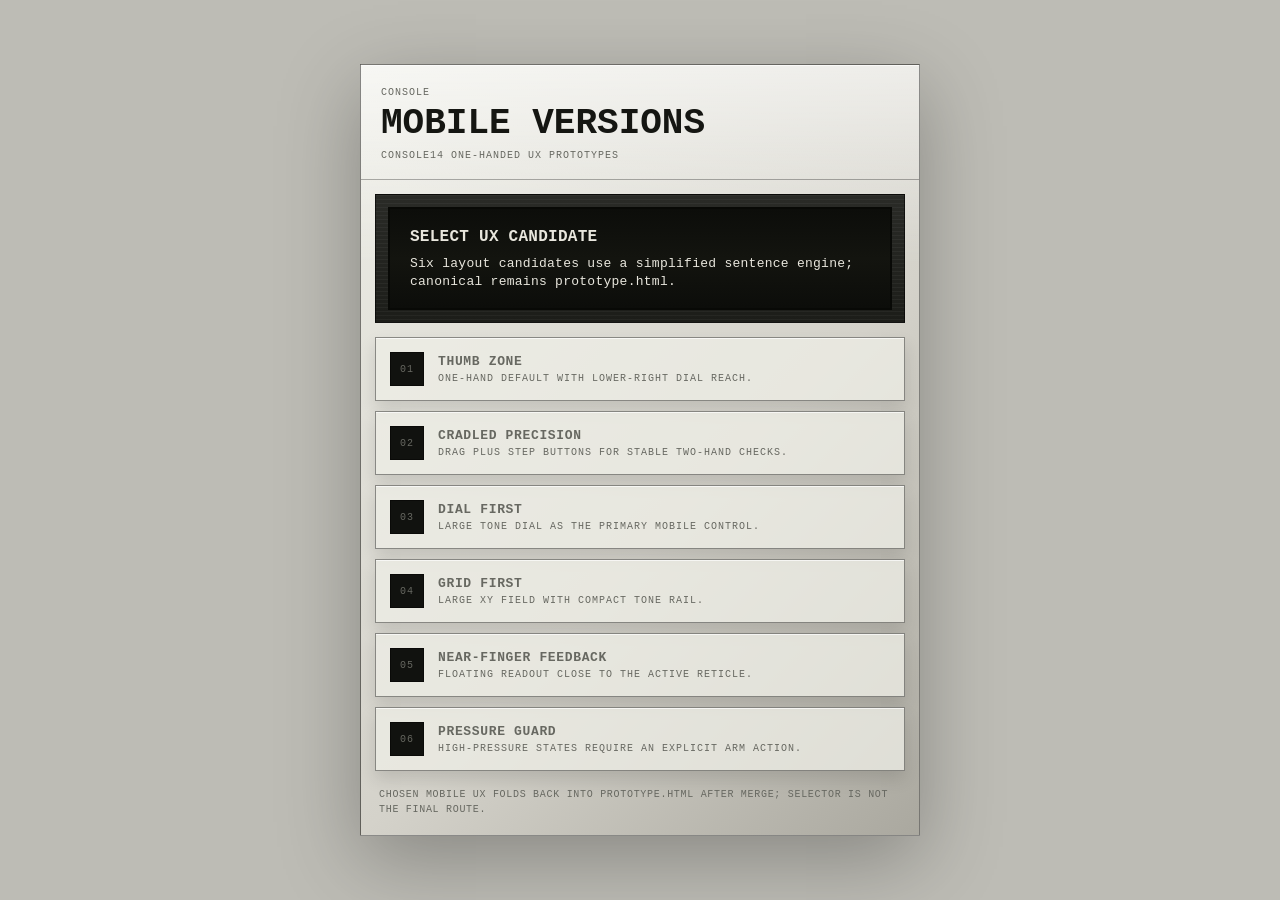
<file: 10_projects/console14/mobile_prototypes.html>
<!doctype html>
<html lang="en">
  <!-- Console14 role: mobile UX-only layout selector; candidates use a simplified sentence engine and are not final mobile routes or feature-equal to canonical prototype.html. -->
  <head>
    <meta charset="utf-8" />
    <meta name="viewport" content="width=device-width, initial-scale=1" />
    <title>Console14 Mobile Prototype Selector</title>
    <style>
      :root {
        --base: #d4d2ca;
        --base-hi: #eeeee7;
        --base-lo: #aaa89f;
        --ink: #151612;
        --muted: #676861;
        --accent: #b82f28;
        --display-bg: #11120f;
        --display-text: #e8e6dd;
      }

      * {
        box-sizing: border-box;
      }

      html,
      body {
        min-height: 100%;
        margin: 0;
        background: #bdbcb5;
        color: var(--ink);
        font-family: Arial, Helvetica, sans-serif;
      }

      body {
        min-height: 100vh;
        display: grid;
        place-items: center;
        padding: clamp(12px, 3vw, 28px);
      }

      .shell {
        width: min(560px, 100%);
        border: 1px solid rgba(0, 0, 0, 0.44);
        background:
          linear-gradient(180deg, rgba(255, 255, 255, 0.52), transparent 26%),
          linear-gradient(135deg, var(--base-hi), var(--base) 58%, var(--base-lo));
        box-shadow: 0 24px 76px rgba(0, 0, 0, 0.28), inset 0 1px 0 rgba(255, 255, 255, 0.68);
      }

      header {
        display: grid;
        gap: 8px;
        padding: 22px 20px 18px;
        border-bottom: 1px solid rgba(0, 0, 0, 0.3);
      }

      .brand,
      .meta,
      .variant span {
        color: var(--muted);
        font-family: "Courier New", monospace;
        font-size: 10px;
        letter-spacing: 0.1em;
        text-transform: uppercase;
      }

      h1 {
        margin: 0;
        font-family: "Courier New", monospace;
        font-size: clamp(22px, 7vw, 36px);
        font-weight: 700;
        letter-spacing: 0;
        line-height: 1;
        text-transform: uppercase;
      }

      .display {
        margin: 14px;
        padding: 12px;
        border: 1px solid rgba(0, 0, 0, 0.62);
        background:
          repeating-linear-gradient(180deg, rgba(255, 255, 255, 0.04) 0 1px, transparent 1px 4px),
          linear-gradient(180deg, #2a2b27, #1c1d19);
      }

      .display-inner {
        min-height: 96px;
        display: grid;
        align-content: center;
        gap: 7px;
        padding: 18px 20px;
        border: 2px solid #080906;
        background: linear-gradient(180deg, #0c0d0a 0%, #13140f 50%, #0c0d0a 100%);
        color: var(--display-text);
        font-family: "Courier New", monospace;
        font-size: 13px;
        letter-spacing: 0.02em;
        line-height: 1.35;
      }

      .display-inner b {
        font-size: 16px;
        text-transform: uppercase;
      }

      nav {
        display: grid;
        gap: 10px;
        padding: 0 14px 16px;
      }

      .variant {
        min-height: 64px;
        display: grid;
        grid-template-columns: auto 1fr;
        align-items: center;
        gap: 14px;
        padding: 13px 14px;
        border: 1px solid rgba(0, 0, 0, 0.42);
        background: rgba(238, 238, 231, 0.76);
        color: var(--ink);
        text-decoration: none;
        box-shadow: inset 0 1px 0 rgba(255, 255, 255, 0.68), 0 8px 16px rgba(0, 0, 0, 0.12);
      }

      .variant:active {
        transform: translateY(1px);
      }

      .number {
        width: 34px;
        height: 34px;
        display: grid;
        place-items: center;
        border: 1px solid rgba(0, 0, 0, 0.44);
        background: var(--display-bg);
        color: var(--display-text);
        font-family: "Courier New", monospace;
        font-size: 12px;
      }

      .variant strong {
        display: block;
        margin-bottom: 4px;
        font-family: "Courier New", monospace;
        font-size: 13px;
        letter-spacing: 0.05em;
        text-transform: uppercase;
      }

      footer {
        padding: 0 18px 18px;
        color: var(--muted);
        font-family: "Courier New", monospace;
        font-size: 10px;
        letter-spacing: 0.07em;
        line-height: 1.5;
        text-transform: uppercase;
      }
    </style>
  </head>
  <body>
    <main class="shell">
      <header>
        <div class="brand">console</div>
        <h1>Mobile Versions</h1>
        <div class="meta">Console14 one-handed UX prototypes</div>
      </header>
      <section class="display" aria-label="selector status">
        <div class="display-inner">
          <b>Select UX candidate</b>
          <span>Six layout candidates use a simplified sentence engine; canonical remains prototype.html.</span>
        </div>
      </section>
      <nav aria-label="mobile prototype versions">
        <a class="variant" href="prototype_mobile_01_thumb_zone.html">
          <span class="number">01</span>
          <span><strong>Thumb zone</strong><span>One-hand default with lower-right dial reach.</span></span>
        </a>
        <a class="variant" href="prototype_mobile_02_cradled_precision.html">
          <span class="number">02</span>
          <span><strong>Cradled precision</strong><span>Drag plus step buttons for stable two-hand checks.</span></span>
        </a>
        <a class="variant" href="prototype_mobile_03_dial_first.html">
          <span class="number">03</span>
          <span><strong>Dial first</strong><span>Large tone dial as the primary mobile control.</span></span>
        </a>
        <a class="variant" href="prototype_mobile_04_grid_first.html">
          <span class="number">04</span>
          <span><strong>Grid first</strong><span>Large XY field with compact tone rail.</span></span>
        </a>
        <a class="variant" href="prototype_mobile_05_near_finger_feedback.html">
          <span class="number">05</span>
          <span><strong>Near-finger feedback</strong><span>Floating readout close to the active reticle.</span></span>
        </a>
        <a class="variant" href="prototype_mobile_06_pressure_guard.html">
          <span class="number">06</span>
          <span><strong>Pressure guard</strong><span>High-pressure states require an explicit arm action.</span></span>
        </a>
      </nav>
      <footer>Chosen mobile UX folds back into prototype.html after merge; selector is not the final route.</footer>
    </main>
  </body>
</html>
</file>
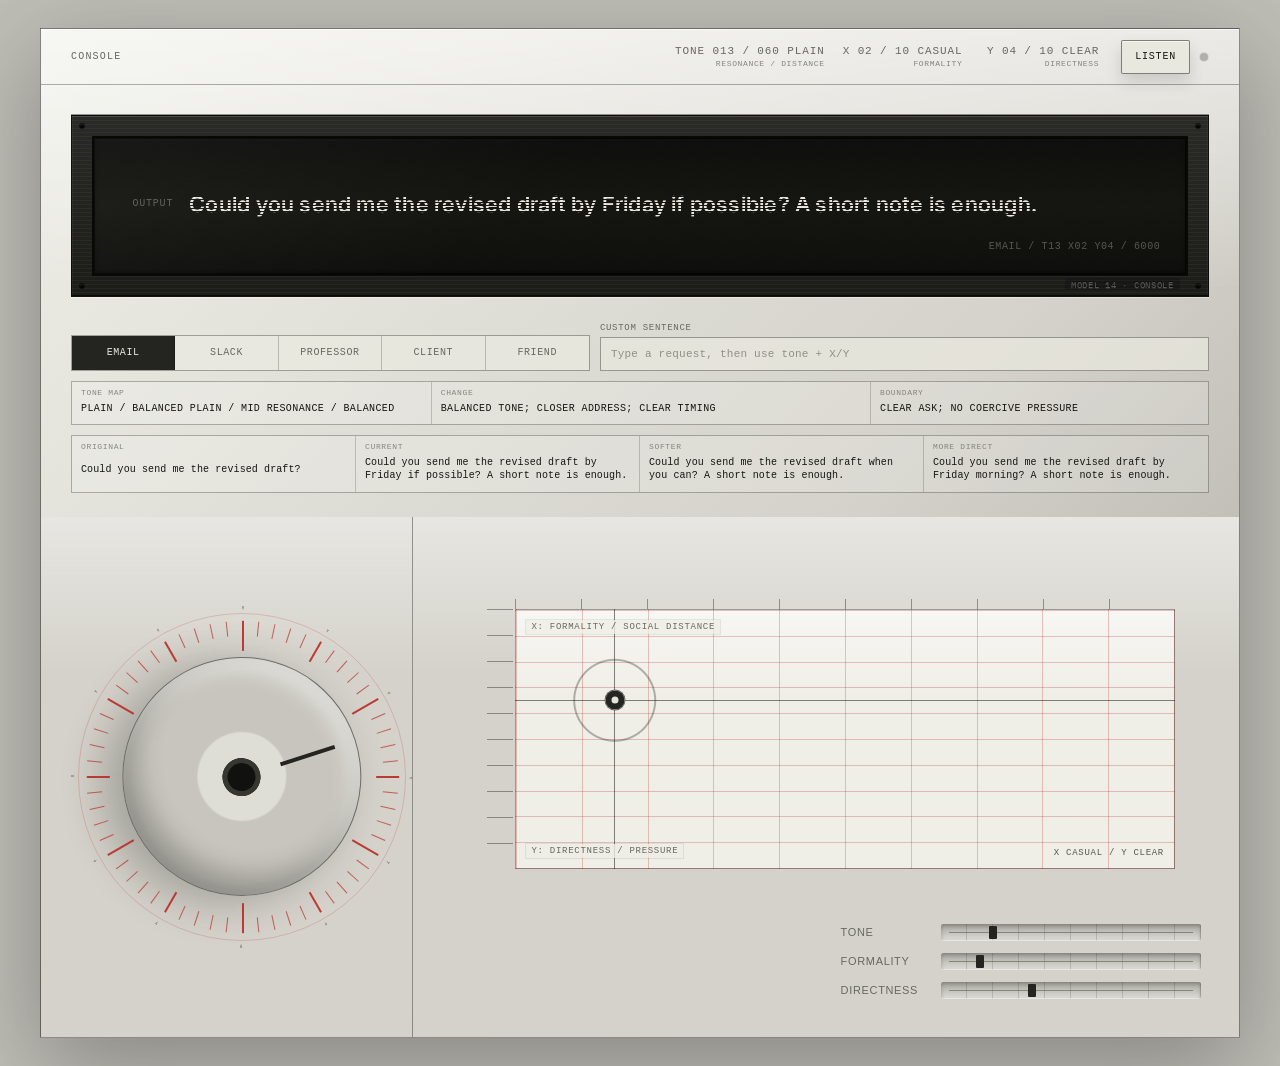
<file: 10_projects/console14/prototype.html>
<!doctype html>
<html lang="en">
  <!-- Console14 role: canonical active static prototype; local rule-based resonance route; no backend dependency. -->
  <head>
    <meta charset="utf-8" />
    <meta name="viewport" content="width=device-width, initial-scale=1" />
    <title>Console Prototype 14 - Resonance Build</title>
    <link rel="preconnect" href="https://fonts.googleapis.com" />
    <link rel="preconnect" href="https://fonts.gstatic.com" crossorigin />
    <link
      href="https://fonts.googleapis.com/css2?family=IBM+Plex+Mono:wght@400;600&family=IBM+Plex+Sans+Condensed:wght@600&family=IBM+Plex+Serif:wght@600&family=Inter:wght@600&family=Newsreader:opsz,wght@6..72,600&family=Space+Grotesk:wght@600&display=swap"
      rel="stylesheet"
    />
    <style>
      :root {
        --base: #d4d2ca;
        --base-hi: #eeeeE7;
        --base-lo: #aaa89f;
        --ink: #151612;
        --graphite: #242520;
        --muted: #676861;
        --track: #9f9e95;
        --olive: #68745a;
        --accent: #b82f28;
        --accent-soft: rgba(184, 47, 40, 0.2);
        --display-bg: #0e0f0c;
        --display-text: #e8e6dd;
        --dial-angle: 72deg;
        --grid-x-pos: 15%;
        --grid-y-pos: 35%;
        --grid-cell-x: 10%;
        --grid-cell-y: 10%;
        --tone-value: 20%;
        --sentence-font: "IBM Plex Mono", monospace;
        --sentence-weight: 600;
        --sentence-tracking: 0.01em;
        --display-font-size: clamp(22px, 2.3vw, 33px);
      }

      * {
        box-sizing: border-box;
      }

      html,
      body {
        min-height: 100%;
        margin: 0;
        background: #bdbcb5;
        color: var(--ink);
        font-family: Arial, Helvetica, sans-serif;
      }

      body {
        min-height: 100vh;
        display: grid;
        place-items: center;
        padding: clamp(12px, 2.4vw, 28px);
      }

      button {
        font: inherit;
      }

      .plate-shell {
        width: min(1200px, 100%);
        min-height: min(760px, calc(100vh - 24px));
        display: grid;
        grid-template-rows: auto 1fr;
        border: 1px solid rgba(0, 0, 0, 0.44);
        background:
          linear-gradient(180deg, rgba(255, 255, 255, 0.52), transparent 26%),
          linear-gradient(135deg, var(--base-hi), var(--base) 58%, var(--base-lo));
        box-shadow: 0 30px 90px rgba(0, 0, 0, 0.28), inset 0 1px 0 rgba(255, 255, 255, 0.68);
      }

      .mobile-sticky {
        display: grid;
        grid-template-rows: auto auto;
      }

      .topbar {
        display: grid;
        grid-template-columns: auto 1fr auto;
        align-items: center;
        gap: 22px;
        min-height: 56px;
        padding: 0 clamp(18px, 2.4vw, 30px);
        border-bottom: 1px solid rgba(0, 0, 0, 0.3);
      }

      .brand,
      .mono {
        color: var(--muted);
        font-family: "Courier New", monospace;
        text-transform: uppercase;
      }

      .brand {
        font-size: 10px;
        letter-spacing: 0.12em;
      }

      .mono {
        font-size: 11px;
        letter-spacing: 0.08em;
      }

      .top-readout {
        display: grid;
        grid-template-columns: repeat(3, max-content);
        align-items: center;
        justify-content: end;
        gap: 18px;
        text-align: right;
        font-variant-numeric: tabular-nums;
      }

      .readout-item {
        display: grid;
        gap: 3px;
        min-width: 0;
      }

      .readout-item b {
        display: inline-block;
        font-weight: inherit;
        font-variant-numeric: tabular-nums;
        white-space: nowrap;
      }

      .readout-tone b {
        min-width: 19ch;
      }

      .readout-x b,
      .readout-y b {
        min-width: 18ch;
      }

      .readout-item small {
        color: var(--muted);
        font-size: 8px;
        letter-spacing: 0.08em;
        line-height: 1;
        opacity: 0.78;
      }

      .voice-control {
        display: inline-grid;
        grid-template-columns: auto 9px;
        align-items: center;
        gap: 10px;
      }

      .listen {
        min-height: 34px;
        border: 1px solid rgba(0, 0, 0, 0.46);
        border-radius: 2px;
        background: #e9e8df;
        color: var(--ink);
        padding: 0 13px;
        cursor: pointer;
        font-family: "Courier New", monospace;
        font-size: 10px;
        letter-spacing: 0.08em;
        text-transform: uppercase;
        box-shadow: inset 0 1px 0 rgba(255, 255, 255, 0.7), 0 8px 16px rgba(0, 0, 0, 0.13);
      }

      .listen:active {
        transform: translateY(1px);
      }

      .voice-dot {
        width: 8px;
        height: 8px;
        border-radius: 50%;
        background: var(--graphite);
        opacity: 0.28;
        box-shadow: 0 0 0 1px rgba(0, 0, 0, 0.26);
        transition: opacity 50ms linear, background-color 50ms linear;
      }

      .voice-dot.is-speaking {
        background: var(--accent);
        opacity: 0.95;
      }

      .voice-dot.is-error {
        background: #11120f;
        opacity: 0.72;
      }

      .sr-only {
        position: absolute;
        width: 1px;
        height: 1px;
        padding: 0;
        margin: -1px;
        overflow: hidden;
        clip: rect(0, 0, 0, 0);
        white-space: nowrap;
        border: 0;
      }

      .display-panel {
        position: relative;
        min-width: 0;
        height: clamp(146px, 14.2vw, 190px);
        margin: clamp(18px, 2.4vw, 30px);
        margin-bottom: clamp(16px, 2.2vw, 26px);
        padding: clamp(14px, 1.7vw, 20px);
        border: 1px solid rgba(0, 0, 0, 0.62);
        border-radius: 0;
        background:
          repeating-linear-gradient(180deg, rgba(255, 255, 255, 0.04) 0 1px, transparent 1px 4px),
          linear-gradient(180deg, #2a2b27, #1c1d19);
        box-shadow:
          0 1px 0 rgba(255, 255, 255, 0.4),
          0 -1px 0 rgba(0, 0, 0, 0.4),
          inset 0 1px 0 rgba(255, 255, 255, 0.08),
          inset 0 -1px 0 rgba(0, 0, 0, 0.72),
          inset 0 0 0 1px rgba(255, 255, 255, 0.035);
        overflow: hidden;
      }

      .mount-dot {
        position: absolute;
        z-index: 3;
        width: 4px;
        height: 4px;
        border-radius: 50%;
        background: #080906;
        box-shadow:
          0 0 0 1px rgba(0, 0, 0, 0.58),
          inset 0 1px 1px rgba(255, 255, 255, 0.12),
          inset 0 -2px 2px rgba(0, 0, 0, 0.92);
        pointer-events: none;
      }

      .mount-dot.nw {
        left: 8px;
        top: 8px;
      }

      .mount-dot.ne {
        right: 8px;
        top: 8px;
      }

      .mount-dot.sw {
        left: 8px;
        bottom: 8px;
      }

      .mount-dot.se {
        right: 8px;
        bottom: 8px;
      }

      .frame-label {
        position: absolute;
        right: clamp(20px, 2.2vw, 30px);
        bottom: clamp(4px, 0.45vw, 7px);
        z-index: 4;
        padding: 2px 6px 1px;
        background: rgba(0, 0, 0, 0.2);
        color: rgba(232, 230, 221, 0.3);
        font-family: "IBM Plex Mono", "Courier New", monospace;
        font-size: clamp(8px, 0.72vw, 9px);
        letter-spacing: 0.08em;
        line-height: 1;
        text-shadow: 0 1px 0 rgba(255, 255, 255, 0.08), 0 -1px 0 rgba(0, 0, 0, 0.5);
        text-transform: uppercase;
        white-space: nowrap;
      }

      .display-inner {
        position: relative;
        min-width: 0;
        height: 100%;
        display: grid;
        grid-template-columns: max-content minmax(0, 1fr);
        align-items: center;
        column-gap: clamp(10px, 1.4vw, 16px);
        padding: clamp(20px, 2.5vw, 30px) clamp(84px, 10vw, 140px) clamp(22px, 2.8vw, 34px) clamp(24px, 3vw, 40px);
        border: 2px solid #080906;
        background: linear-gradient(180deg, #0c0d0a 0%, #13140f 50%, #0c0d0a 100%);
        box-shadow:
          inset 0 0 0 1px rgba(0, 0, 0, 0.86),
          inset 0 2px 3px rgba(255, 255, 255, 0.025),
          inset 0 -2px 5px rgba(0, 0, 0, 0.5);
        overflow: hidden;
      }

      .display-inner::before {
        position: absolute;
        inset: 0;
        content: "";
        pointer-events: none;
        z-index: 1;
        background: linear-gradient(135deg, rgba(255, 255, 255, 0.04), transparent 40%);
      }

      .display-inner::after {
        position: absolute;
        inset: 0;
        content: "";
        pointer-events: none;
        z-index: 1;
        opacity: 0.04;
        background-image: url("data:image/svg+xml,%3Csvg xmlns='http://www.w3.org/2000/svg' viewBox='0 0 160 80'%3E%3Cfilter id='n'%3E%3CfeTurbulence type='fractalNoise' baseFrequency='.92' numOctaves='2' stitchTiles='stitch'/%3E%3C/filter%3E%3Crect width='160' height='80' filter='url(%23n)' opacity='.5'/%3E%3C/svg%3E");
        background-size: 160px 80px;
        mix-blend-mode: screen;
      }

      .mount-label {
        position: relative;
        z-index: 2;
        min-width: 0;
        color: var(--display-text);
        font-family: "Courier New", monospace;
        font-size: clamp(9px, 0.85vw, 10px);
        letter-spacing: 0.08em;
        line-height: 1;
        opacity: 0.35;
        text-transform: uppercase;
        white-space: nowrap;
      }

      .display-sentence {
        position: relative;
        z-index: 2;
        min-width: 0;
        margin: 0;
        color: transparent;
        font-family: var(--sentence-font);
        font-size: var(--display-font-size);
        font-weight: var(--sentence-weight);
        letter-spacing: var(--sentence-tracking);
        line-height: 1.2;
        background-image: repeating-linear-gradient(
          to bottom,
          var(--display-text) 0,
          var(--display-text) 0.1em,
          transparent 0.1em,
          transparent 0.14em
        );
        background-clip: text;
        -webkit-background-clip: text;
        -webkit-text-fill-color: transparent;
        white-space: nowrap;
        text-align: left;
      }

      @supports not ((background-clip: text) or (-webkit-background-clip: text)) {
        .display-sentence {
          color: var(--display-text);
          background-image: none;
          -webkit-text-fill-color: var(--display-text);
        }
      }

      .display-id {
        position: absolute;
        right: clamp(18px, 2vw, 28px);
        bottom: clamp(14px, 1.8vw, 22px);
        z-index: 2;
        color: rgba(232, 230, 221, 0.32);
        font-family: "Courier New", monospace;
        font-size: 10px;
        letter-spacing: 0.06em;
        text-transform: uppercase;
        white-space: nowrap;
      }

      .body {
        display: grid;
        grid-template-columns: minmax(310px, 0.62fr) minmax(520px, 1.38fr);
        gap: 1px;
        background: rgba(0, 0, 0, 0.34);
      }

      .dial-bay,
      .field-bay {
        position: relative;
        background:
          linear-gradient(180deg, rgba(255, 255, 255, 0.45), transparent 30%),
          var(--base);
        overflow: hidden;
      }

      .dial-bay {
        display: grid;
        place-items: center;
        padding: clamp(18px, 2.4vw, 30px);
      }

      .dial-stage {
        display: grid;
        place-items: center;
      }

      .dial-wrap {
        position: relative;
        width: min(342px, 76vw);
        aspect-ratio: 1;
        display: grid;
        place-items: center;
      }

      .dial-wrap::before {
        position: absolute;
        inset: 0;
        content: "";
        border-radius: 50%;
        background:
          repeating-conic-gradient(rgba(0, 0, 0, 0.26) 0 0.6deg, transparent 0.6deg 30deg),
          radial-gradient(circle, transparent 0 66%, rgba(0, 0, 0, 0.18) 67% 68%, transparent 69%);
        -webkit-mask-image: radial-gradient(circle, transparent 0 69%, #000 70%);
        mask-image: radial-gradient(circle, transparent 0 69%, #000 70%);
      }

      .dial-grid {
        position: absolute;
        inset: 2%;
        z-index: 3;
        border-radius: 50%;
        pointer-events: none;
      }

      .dial-grid::before {
        position: absolute;
        inset: 0;
        content: "";
        border: 1px solid var(--accent-soft);
        border-radius: 50%;
      }

      .dial-grid .tick {
        position: absolute;
        left: 50%;
        top: 50%;
        width: 1px;
        height: 15px;
        background: var(--accent);
        opacity: 0.72;
        transform-origin: 50% 0;
      }

      .dial-grid .tick.major {
        width: 2px;
        height: 23px;
        opacity: 0.92;
      }

      .dial-grid .tick.decade {
        height: 30px;
      }

      .dial {
        position: relative;
        z-index: 2;
        width: 70%;
        aspect-ratio: 1;
        border: 1px solid rgba(0, 0, 0, 0.42);
        border-radius: 50%;
        background:
          radial-gradient(circle at 38% 30%, rgba(255, 255, 255, 0.72), transparent 0 20%),
          radial-gradient(circle, #dfded6 0 26%, #c7c5bd 27% 64%, #89877f 100%);
        box-shadow:
          inset 9px 12px 20px rgba(255, 255, 255, 0.48),
          inset -14px -18px 26px rgba(0, 0, 0, 0.24),
          0 20px 44px rgba(0, 0, 0, 0.24);
        transform: rotate(var(--dial-angle));
        cursor: grab;
        touch-action: none;
      }

      .dial:active {
        cursor: grabbing;
      }

      .dial:focus-visible,
      .field:focus-visible,
      .listen:focus-visible,
      .scenario-button:focus-visible,
      .custom-input:focus-visible {
        outline: 2px solid var(--accent);
        outline-offset: 5px;
      }

      .dial::before {
        position: absolute;
        left: calc(50% - 2px);
        top: 9%;
        width: 4px;
        height: 24%;
        content: "";
        background: var(--graphite);
      }

      .dial::after {
        position: absolute;
        inset: 42%;
        content: "";
        border-radius: 50%;
        background: #11120f;
        box-shadow: inset 0 0 0 5px #363730;
      }

      .field-bay {
        min-height: 520px;
        padding: clamp(22px, 3vw, 42px);
      }

      .field {
        position: absolute;
        inset: clamp(62px, 8vw, 92px) clamp(38px, 5vw, 64px) clamp(136px, 16vw, 168px) clamp(76px, 8vw, 104px);
        border: 1px solid rgba(0, 0, 0, 0.36);
        background:
          radial-gradient(circle at var(--grid-x-pos) var(--grid-y-pos), transparent 0 39px, rgba(0, 0, 0, 0.28) 40px 41px, transparent 42px),
          radial-gradient(circle at var(--grid-x-pos) var(--grid-y-pos), #151612 0 3px, transparent 4px),
          linear-gradient(90deg, transparent calc(var(--grid-x-pos) - 0.5px), rgba(0, 0, 0, 0.48) calc(var(--grid-x-pos) - 0.5px) calc(var(--grid-x-pos) + 0.5px), transparent calc(var(--grid-x-pos) + 0.5px)),
          linear-gradient(transparent calc(var(--grid-y-pos) - 0.5px), rgba(0, 0, 0, 0.48) calc(var(--grid-y-pos) - 0.5px) calc(var(--grid-y-pos) + 0.5px), transparent calc(var(--grid-y-pos) + 0.5px)),
          repeating-linear-gradient(90deg, rgba(184, 47, 40, 0.28) 0 1px, transparent 1px var(--grid-cell-x)),
          repeating-linear-gradient(rgba(184, 47, 40, 0.28) 0 1px, transparent 1px var(--grid-cell-y)),
          linear-gradient(180deg, rgba(255, 255, 255, 0.5), transparent 34%),
          #efeee7;
        cursor: grab;
        touch-action: none;
      }

      .field-axis,
      .field-current {
        position: absolute;
        z-index: 2;
        color: rgba(21, 22, 18, 0.62);
        font-family: "Courier New", monospace;
        font-size: 9px;
        letter-spacing: 0.08em;
        line-height: 1;
        pointer-events: none;
        text-transform: uppercase;
      }

      .field-axis {
        padding: 3px 5px 2px;
        background: rgba(239, 238, 231, 0.76);
        box-shadow: 0 0 0 1px rgba(21, 22, 18, 0.08);
      }

      .field-axis-x {
        left: 10px;
        top: 10px;
      }

      .field-axis-y {
        left: 10px;
        bottom: 10px;
      }

      .field-current {
        right: 10px;
        bottom: 10px;
        max-width: calc(100% - 20px);
        color: rgba(21, 22, 18, 0.7);
        text-align: right;
        white-space: nowrap;
      }

      .field.is-dragging {
        cursor: grabbing;
      }

      .reticle {
        position: absolute;
        left: var(--grid-x-pos);
        top: var(--grid-y-pos);
        width: 21px;
        height: 21px;
        border: 1px solid rgba(0, 0, 0, 0.54);
        border-radius: 50%;
        background: #e5e4dc;
        transform: translate(-50%, -50%);
        box-shadow: inset 0 0 0 6px var(--graphite);
        pointer-events: none;
      }

      .ticks-x,
      .ticks-y {
        position: absolute;
        pointer-events: none;
      }

      .ticks-x {
        left: clamp(76px, 8vw, 104px);
        right: clamp(38px, 5vw, 64px);
        top: clamp(54px, 7vw, 82px);
        height: 26px;
        background: repeating-linear-gradient(90deg, rgba(0, 0, 0, 0.36) 0 1px, transparent 1px var(--grid-cell-x));
      }

      .ticks-y {
        left: clamp(48px, 6vw, 74px);
        top: clamp(62px, 8vw, 92px);
        bottom: clamp(136px, 16vw, 168px);
        width: 26px;
        background: repeating-linear-gradient(rgba(0, 0, 0, 0.36) 0 1px, transparent 1px var(--grid-cell-y));
      }

      .gauges {
        position: absolute;
        right: clamp(22px, 3vw, 40px);
        bottom: clamp(22px, 3vw, 38px);
        width: min(360px, calc(100% - 44px));
        display: grid;
        gap: 12px;
      }

      .gauge {
        display: grid;
        grid-template-columns: 88px 1fr;
        gap: 12px;
        align-items: center;
        color: var(--muted);
        font-size: 11px;
        letter-spacing: 0.06em;
        text-transform: uppercase;
      }

      .slot {
        position: relative;
        height: 17px;
        border-radius: 2px;
        background:
          repeating-linear-gradient(90deg, transparent 0 calc(10% - 1px), rgba(0, 0, 0, 0.14) calc(10% - 1px) 10%),
          linear-gradient(180deg, rgba(0, 0, 0, 0.2), rgba(255, 255, 255, 0.26));
        box-shadow: inset 0 2px 4px rgba(0, 0, 0, 0.25), inset 0 -1px 0 rgba(255, 255, 255, 0.55);
      }

      .slot::before {
        position: absolute;
        left: 8px;
        right: 8px;
        top: 8px;
        height: 1px;
        content: "";
        background: var(--olive);
        opacity: 0.72;
      }

      .cursor {
        position: absolute;
        top: 2px;
        left: var(--value);
        width: 8px;
        height: 13px;
        border-radius: 1px;
        background: var(--graphite);
        transform: translateX(-50%);
      }

      .reflection-panel {
        display: grid;
        gap: 10px;
        min-width: 0;
        padding: 0 clamp(18px, 2.4vw, 30px) clamp(16px, 2vw, 24px);
      }

      .reflection-controls {
        display: grid;
        grid-template-columns: minmax(340px, 0.92fr) minmax(280px, 1.08fr);
        gap: 10px;
        align-items: end;
        min-width: 0;
      }

      .scenario-presets {
        display: grid;
        grid-template-columns: repeat(5, minmax(0, 1fr));
        min-width: 0;
        border: 1px solid rgba(0, 0, 0, 0.32);
        background: rgba(255, 255, 255, 0.18);
      }

      .scenario-button {
        min-width: 0;
        min-height: 34px;
        border: 0;
        border-right: 1px solid rgba(0, 0, 0, 0.2);
        background: rgba(233, 232, 223, 0.62);
        color: var(--muted);
        cursor: pointer;
        font-family: "Courier New", monospace;
        font-size: 10px;
        letter-spacing: 0.06em;
        overflow: hidden;
        padding: 0 7px;
        text-overflow: clip;
        text-transform: uppercase;
        white-space: nowrap;
      }

      .scenario-button:last-child {
        border-right: 0;
      }

      .scenario-button.is-active {
        background: var(--graphite);
        color: #e9e8df;
      }

      .custom-input-wrap {
        display: grid;
        gap: 4px;
        min-width: 0;
        color: var(--muted);
        font-family: "Courier New", monospace;
        font-size: 9px;
        letter-spacing: 0.08em;
        text-transform: uppercase;
      }

      .custom-input {
        width: 100%;
        min-width: 0;
        height: 34px;
        border: 1px solid rgba(0, 0, 0, 0.34);
        border-radius: 0;
        background: rgba(233, 232, 223, 0.76);
        color: var(--ink);
        font-family: "Courier New", monospace;
        font-size: 11px;
        letter-spacing: 0.02em;
        padding: 0 10px;
      }

      .custom-input::placeholder {
        color: rgba(103, 104, 97, 0.68);
      }

      .reflection-readout,
      .compare-strip {
        display: grid;
        min-width: 0;
        border: 1px solid rgba(0, 0, 0, 0.28);
        background: rgba(255, 255, 255, 0.16);
      }

      .reflection-readout {
        grid-template-columns: 0.95fr 1.16fr 0.89fr;
      }

      .readout-cell,
      .compare-cell {
        min-width: 0;
        border-right: 1px solid rgba(0, 0, 0, 0.18);
        color: var(--muted);
        font-family: "Courier New", monospace;
      }

      .readout-cell:last-child,
      .compare-cell:last-child {
        border-right: 0;
      }

      .readout-cell {
        display: grid;
        gap: 4px;
        min-height: 42px;
        padding: 7px 9px 6px;
      }

      .readout-cell span,
      .compare-cell span {
        font-size: 8px;
        letter-spacing: 0.08em;
        line-height: 1;
        opacity: 0.75;
        text-transform: uppercase;
        white-space: nowrap;
      }

      .readout-cell b {
        display: block;
        min-width: 0;
        color: var(--ink);
        font-size: 10px;
        font-weight: 400;
        letter-spacing: 0.04em;
        line-height: 1.25;
        overflow: hidden;
        text-overflow: clip;
        text-transform: uppercase;
        white-space: nowrap;
      }

      .compare-strip {
        grid-template-columns: repeat(4, minmax(0, 1fr));
      }

      .compare-cell {
        display: grid;
        gap: 5px;
        min-height: 56px;
        padding: 7px 9px 8px;
      }

      .compare-cell p {
        display: -webkit-box;
        margin: 0;
        min-width: 0;
        color: var(--ink);
        font-size: 10px;
        letter-spacing: 0.01em;
        line-height: 1.25;
        overflow: hidden;
        -webkit-box-orient: vertical;
        -webkit-line-clamp: 2;
      }

      @media (max-width: 980px) {
        body {
          padding: 0;
          place-items: stretch;
        }

        .plate-shell {
          min-height: 100vh;
          width: 100vw;
          max-width: 100vw;
          min-width: 0;
        }

        .mobile-sticky {
          position: sticky;
          top: 0;
          z-index: 20;
          background:
            linear-gradient(180deg, rgba(255, 255, 255, 0.52), transparent 26%),
            linear-gradient(135deg, var(--base-hi), var(--base) 58%, var(--base-lo));
          box-shadow: 0 12px 28px rgba(0, 0, 0, 0.22);
        }

        .topbar {
          grid-template-columns: minmax(0, 1fr) auto;
          gap: 12px;
          row-gap: 10px;
          padding-top: 14px;
          padding-bottom: 12px;
        }

        .top-readout {
          grid-column: 1 / -1;
          grid-row: 2;
          min-width: 0;
          max-width: 100%;
          min-height: 2.35rem;
          grid-template-columns: repeat(3, minmax(0, 1fr));
          align-items: start;
          gap: 12px;
          justify-content: start;
          text-align: left;
          font-size: 10px;
        }

        .readout-item {
          min-height: 1.85rem;
        }

        .readout-item b {
          min-width: 0;
          width: 100%;
          overflow: hidden;
          text-overflow: clip;
        }

        .voice-control {
          justify-self: end;
        }

        .listen {
          min-height: 32px;
          padding: 0 10px;
        }

        .display-panel {
          margin: 14px;
          min-width: 0;
          height: clamp(148px, 24vw, 178px);
          padding: 14px;
        }

        .display-inner {
          padding: 24px clamp(74px, 14vw, 110px) 24px clamp(18px, 5vw, 30px);
          column-gap: 10px;
        }

        .display-id {
          right: clamp(14px, 3vw, 20px);
          bottom: 10px;
        }

        .reflection-panel {
          padding: 0 14px 14px;
        }

        .reflection-controls {
          grid-template-columns: 1fr;
        }

        .reflection-readout {
          grid-template-columns: 1fr;
        }

        .readout-cell {
          min-height: 34px;
        }

        .readout-cell,
        .compare-cell {
          border-right: 0;
          border-bottom: 1px solid rgba(0, 0, 0, 0.18);
        }

        .readout-cell:last-child,
        .compare-cell:last-child {
          border-bottom: 0;
        }

        .compare-strip {
          grid-template-columns: repeat(2, minmax(0, 1fr));
        }

        .compare-cell:nth-child(2) {
          border-bottom: 1px solid rgba(0, 0, 0, 0.18);
        }

        .body {
          grid-template-columns: 1fr;
          min-width: 0;
        }

        .dial-bay {
          min-height: 360px;
          min-width: 0;
        }

        .field-bay {
          min-height: 560px;
          min-width: 0;
        }

        .field-axis,
        .field-current {
          font-size: 8px;
        }
      }

      @media (max-width: 540px) {
        .top-readout {
          min-height: 4.2rem;
          grid-template-columns: 1fr 1fr;
          gap: 8px 10px;
          font-size: 8.75px;
          letter-spacing: 0.02em;
        }

        .readout-tone {
          grid-column: 1 / -1;
        }

        .readout-item small {
          letter-spacing: 0.04em;
        }

        .display-inner {
          grid-template-columns: 1fr;
          align-content: center;
          row-gap: 7px;
          padding: 24px 18px 36px 36px;
        }

        .display-sentence {
          max-height: 3.6em;
          overflow: hidden;
          white-space: normal;
        }

        .display-id {
          font-size: 9px;
        }

        .scenario-button {
          min-height: 32px;
          font-size: 8px;
          letter-spacing: 0.02em;
          padding: 0 3px;
        }

        .custom-input-wrap {
          font-size: 8px;
          letter-spacing: 0.04em;
        }

        .custom-input {
          font-size: 10px;
        }

        .readout-cell b {
          white-space: normal;
        }

        .compare-strip {
          grid-template-columns: 1fr;
        }

        .compare-cell {
          min-height: 48px;
        }

        .compare-cell:nth-child(2) {
          border-bottom: 1px solid rgba(0, 0, 0, 0.18);
        }

        .field-axis,
        .field-current {
          font-size: 7.5px;
          letter-spacing: 0.04em;
          line-height: 1.05;
        }

        .field-axis {
          max-width: calc(100% - 20px);
          padding: 3px 4px 2px;
        }

        .field-axis-y {
          bottom: 31px;
        }

        .field-current {
          right: 8px;
          bottom: 8px;
          max-width: calc(100% - 16px);
          padding: 3px 4px 2px;
          background: rgba(239, 238, 231, 0.82);
          box-shadow: 0 0 0 1px rgba(21, 22, 18, 0.08);
        }
      }
    </style>
  </head>
  <body>
    <main class="plate-shell" aria-label="Console prototype 14 striped LCD grid">
      <div class="mobile-sticky">
        <header class="topbar">
          <div class="brand">console</div>
          <div class="top-readout mono" aria-label="state readout">
            <span class="readout-item readout-tone">
              <b id="topTone">TONE 013 / 060 PLAIN</b>
              <small>RESONANCE / DISTANCE</small>
            </span>
            <span class="readout-item readout-x">
              <b id="topX">X 02 / 10 CASUAL</b>
              <small>FORMALITY</small>
            </span>
            <span class="readout-item readout-y">
              <b id="topY">Y 04 / 10 CLEAR</b>
              <small>DIRECTNESS</small>
            </span>
          </div>
          <div class="voice-control">
            <button class="listen" id="speakButton" type="button" aria-label="Play sentence">LISTEN</button>
            <span class="voice-dot" id="voiceDot" aria-hidden="true"></span>
            <span class="sr-only" id="voiceStatus" aria-live="polite">Idle</span>
          </div>
        </header>

        <section class="display-panel" aria-label="sentence display">
          <span class="mount-dot nw" aria-hidden="true"></span>
          <span class="mount-dot ne" aria-hidden="true"></span>
          <span class="mount-dot sw" aria-hidden="true"></span>
          <span class="mount-dot se" aria-hidden="true"></span>
          <span class="frame-label" aria-hidden="true">MODEL 14 &middot; CONSOLE</span>
          <div class="display-inner">
            <span class="mount-label">OUTPUT</span>
            <p class="display-sentence" id="sentence" aria-live="polite"></p>
            <span class="display-id" id="displayId">SIG / T13 X2 Y4 / 6000</span>
          </div>
        </section>
      </div>

      <section class="reflection-panel" aria-label="language reflection controls">
        <div class="reflection-controls">
          <div class="scenario-presets" role="group" aria-label="Context preset">
            <button class="scenario-button is-active" type="button" data-scenario="email">Email</button>
            <button class="scenario-button" type="button" data-scenario="slack">Slack</button>
            <button class="scenario-button" type="button" data-scenario="professor">Professor</button>
            <button class="scenario-button" type="button" data-scenario="client">Client</button>
            <button class="scenario-button" type="button" data-scenario="friend">Friend</button>
          </div>
          <label class="custom-input-wrap">
            Custom sentence
            <input
              class="custom-input"
              id="customInput"
              type="text"
              maxlength="120"
              placeholder="Type a request, then use tone + X/Y"
              autocomplete="off"
            />
          </label>
        </div>
        <div class="reflection-readout" aria-label="tone dimension readout">
          <div class="readout-cell">
            <span>Tone map</span>
            <b id="toneDimension">Plain / balanced resonance</b>
          </div>
          <div class="readout-cell">
            <span>Change</span>
            <b id="deltaLabel">Neutral request with a clear timeline</b>
          </div>
          <div class="readout-cell">
            <span>Boundary</span>
            <b id="safetyLabel">Firm clarity; no guilt pressure</b>
          </div>
        </div>
        <div class="compare-strip" aria-label="before and after comparison">
          <div class="compare-cell">
            <span>Original</span>
            <p id="compareOriginal">Could you send me the revised draft?</p>
          </div>
          <div class="compare-cell">
            <span>Current</span>
            <p id="compareCurrent">Could you send me the revised draft by Friday if possible?</p>
          </div>
          <div class="compare-cell">
            <span>Softer</span>
            <p id="compareSofter">Could you send me the revised draft when you can?</p>
          </div>
          <div class="compare-cell">
            <span>More direct</span>
            <p id="compareDirect">Please send me the revised draft by Friday.</p>
          </div>
        </div>
      </section>

      <section class="body">
        <aside class="dial-bay" aria-label="tone control">
          <div class="dial-stage">
            <div class="dial-wrap">
              <div class="dial-grid" id="dialGrid" aria-hidden="true"></div>
              <button
                class="dial"
                id="dial"
                type="button"
                role="slider"
                aria-label="Tone family dial with 60 fixed steps"
                aria-valuemin="1"
                aria-valuemax="60"
                aria-valuenow="13"
              ></button>
            </div>
          </div>
        </aside>

        <section class="field-bay" aria-label="grid control">
          <div class="ticks-x" aria-hidden="true"></div>
          <div class="ticks-y" aria-hidden="true"></div>
          <div
            class="field"
            id="field"
            tabindex="0"
            role="slider"
            aria-label="Sentence grid position"
            aria-valuetext="X 2 of 10, Y 4 of 10"
          >
            <div class="field-axis field-axis-x">X: FORMALITY / SOCIAL DISTANCE</div>
            <div class="field-axis field-axis-y">Y: DIRECTNESS / PRESSURE</div>
            <div class="field-current" id="fieldCurrent">X CASUAL / Y CLEAR</div>
            <div class="reticle"></div>
          </div>
          <div class="gauges" aria-label="instrument gauges">
            <div class="gauge">
              <span>tone</span>
              <div class="slot"><i class="cursor" style="--value: var(--tone-value)"></i></div>
            </div>
            <div class="gauge">
              <span>formality</span>
              <div class="slot"><i class="cursor" style="--value: var(--grid-x-pos)"></i></div>
            </div>
            <div class="gauge">
              <span>directness</span>
              <div class="slot"><i class="cursor" style="--value: var(--grid-y-pos)"></i></div>
            </div>
          </div>
        </section>
      </section>
    </main>

    <script>
      const GRID_X_STEPS = 10;
      const GRID_Y_STEPS = 10;
      const MATRIX_TOTAL = 60 * GRID_X_STEPS * GRID_Y_STEPS;

      const root = document.documentElement;
      const dial = document.getElementById("dial");
      const dialGrid = document.getElementById("dialGrid");
      const field = document.getElementById("field");
      const sentenceEl = document.getElementById("sentence");
      const displayId = document.getElementById("displayId");
      const speakButton = document.getElementById("speakButton");
      const voiceDot = document.getElementById("voiceDot");
      const voiceStatus = document.getElementById("voiceStatus");
      const topTone = document.getElementById("topTone");
      const topX = document.getElementById("topX");
      const topY = document.getElementById("topY");
      const fieldCurrent = document.getElementById("fieldCurrent");
      const customInput = document.getElementById("customInput");
      const scenarioButtons = Array.from(document.querySelectorAll(".scenario-button"));
      const toneDimension = document.getElementById("toneDimension");
      const deltaLabel = document.getElementById("deltaLabel");
      const safetyLabel = document.getElementById("safetyLabel");
      const compareOriginal = document.getElementById("compareOriginal");
      const compareCurrent = document.getElementById("compareCurrent");
      const compareSofter = document.getElementById("compareSofter");
      const compareDirect = document.getElementById("compareDirect");

      const formalityAxis = [
        {
          label: "CLOSE",
          ask: "Can you {intent} {time}",
          tell: "{imperative} {time}",
          question: true
        },
        {
          label: "CASUAL",
          ask: "Could you {intent} {time}",
          tell: "Please {intent} {time}",
          question: true
        },
        {
          label: "RELAXED",
          ask: "Could you please {intent} {time}",
          tell: "Please {intent} {time}",
          question: true
        },
        {
          label: "NEUTRAL",
          ask: "Please {intent} {time}",
          tell: "Please {intent} {time}",
          question: false
        },
        {
          label: "CLEAR",
          ask: "Please {intent} {time}",
          tell: "Please {intent} {time}",
          question: false
        },
        {
          label: "COURTEOUS",
          ask: "Would you please {intent} {time}",
          tell: "Please {intent} {time}",
          question: true
        },
        {
          label: "POLISHED",
          ask: "Could you please {intent} {time}",
          tell: "Please {intent} {time}",
          question: true
        },
        {
          label: "FORMAL",
          ask: "Would you be able to {intent} {time}",
          tell: "Please {intent} {time}",
          question: true
        },
        {
          label: "DISTANT",
          ask: "Please arrange to {intent} {time}",
          tell: "Please arrange to {intent} {time}",
          question: false
        },
        {
          label: "OFFICIAL",
          ask: "Please ensure you {intent} {time}",
          tell: "Please ensure you {intent} {time}",
          question: false
        }
      ];

      const directnessAxis = [
        { label: "OPEN", time: "when you have a moment", force: 0 },
        { label: "SOFT", time: "when you can", force: 1 },
        { label: "EASY", time: "this week", force: 2 },
        { label: "CLEAR", time: "by Friday if possible", force: 3 },
        { label: "DIRECT", time: "by Friday", force: 4 },
        { label: "PUSHED", time: "by Friday morning", force: 5 },
        { label: "PRESSING", time: "before the review", force: 6 },
        { label: "URGENT", time: "by noon Friday", force: 7 },
        { label: "STRICT", time: "before Friday closes", force: 8 },
        { label: "NO LATER", time: "by Friday, no later", force: 9 }
      ];

      const toneFamilies = [
        {
          name: "dry",
          label: "DRY",
          dimension: "CLINICAL DISTANCE",
          resonance: 1,
          clinical: 9,
          pressure: 3,
          rhythm: "short",
          font: '"IBM Plex Mono", monospace',
          weight: 600,
          tracking: "0.01em",
          rate: 0.84,
          pitch: 0.82,
          closers: [
            "No context needed.",
            "Keep it brief.",
            "Use the latest version.",
            "Draft only.",
            "No cover note.",
            "Plain copy is fine.",
            "Attach the file.",
            "Just the draft.",
            "Send the file.",
            "End there."
          ]
        },
        {
          name: "plain",
          label: "PLAIN",
          dimension: "BALANCED PLAIN",
          resonance: 4,
          clinical: 5,
          pressure: 4,
          rhythm: "even",
          font: '"Inter", Arial, sans-serif',
          weight: 600,
          tracking: "0.01em",
          rate: 0.9,
          pitch: 0.9,
          closers: [
            "That works.",
            "Please confirm.",
            "A short note is enough.",
            "The current version is fine.",
            "No extra formatting needed.",
            "Please include the file.",
            "Use the shared version.",
            "That should cover it.",
            "That will be enough.",
            "Thanks."
          ]
        },
        {
          name: "warm",
          label: "WARM",
          dimension: "EMOTIONAL RESONANCE",
          resonance: 9,
          clinical: 2,
          pressure: 3,
          rhythm: "soft",
          font: '"Newsreader", Georgia, serif',
          weight: 600,
          tracking: "0.01em",
          rate: 0.94,
          pitch: 1,
          closers: [
            "I appreciate the help.",
            "I appreciate it.",
            "That would help me plan.",
            "Thank you.",
            "I would really appreciate it.",
            "Thanks for making room for it.",
            "That would mean a lot.",
            "Thank you for prioritizing it.",
            "I appreciate you handling it.",
            "Thanks for taking care of it."
          ]
        },
        {
          name: "firm",
          label: "FIRM",
          dimension: "CLEAR PRESSURE",
          resonance: 3,
          clinical: 6,
          pressure: 9,
          rhythm: "compressed",
          font: '"IBM Plex Sans Condensed", Arial Narrow, sans-serif',
          weight: 600,
          tracking: "0.01em",
          rate: 0.88,
          pitch: 0.86,
          closers: [
            "I need it for the next step.",
            "Please prioritize it.",
            "This needs to stay on track.",
            "I am counting on that timing.",
            "Please make this the priority.",
            "I need it to move forward.",
            "Please treat this as time-sensitive.",
            "That is the deadline.",
            "Please do not let this slip.",
            "No later than that."
          ]
        },
        {
          name: "bright",
          label: "BRIGHT",
          dimension: "HIGH RESONANCE",
          resonance: 8,
          clinical: 2,
          pressure: 5,
          rhythm: "quick",
          font: '"Space Grotesk", Arial, sans-serif',
          weight: 600,
          tracking: "0.01em",
          rate: 0.98,
          pitch: 1.06,
          closers: [
            "That would be great.",
            "Thanks so much.",
            "Perfect, thanks.",
            "That would be a big help.",
            "Really appreciate it.",
            "Great if you can.",
            "Thanks, that keeps us moving.",
            "That would be excellent.",
            "Appreciate the quick turn.",
            "Thanks for jumping on it."
          ]
        },
        {
          name: "low",
          label: "LOW",
          dimension: "LOW-PRESSURE RESONANCE",
          resonance: 7,
          clinical: 3,
          pressure: 1,
          rhythm: "slow",
          font: '"IBM Plex Serif", Georgia, serif',
          weight: 600,
          tracking: "0.01em",
          rate: 0.8,
          pitch: 0.76,
          closers: [
            "No rush beyond that.",
            "Keep it simple.",
            "That is enough.",
            "Steady is fine.",
            "No extra polish needed.",
            "Just the draft is fine.",
            "Please keep it focused.",
            "I only need the essentials.",
            "Keep the handoff quiet.",
            "That closes the loop."
          ]
        }
      ];

      const scenarios = {
        email: {
          label: "EMAIL",
          original: "Could you send me the revised draft?",
          intent: "send me the revised draft"
        },
        slack: {
          label: "SLACK",
          original: "Can you drop the latest file in Slack?",
          intent: "drop the latest file in Slack"
        },
        professor: {
          label: "PROFESSOR",
          original: "Could you review my abstract?",
          intent: "review my abstract"
        },
        client: {
          label: "CLIENT",
          original: "Can you approve the scope note?",
          intent: "approve the scope note"
        },
        friend: {
          label: "FRIEND",
          original: "Can you send me the photos?",
          intent: "send me the photos"
        }
      };

      let toneIndex = 12;
      let gridXIndex = 1;
      let gridYIndex = 3;
      let activeScenario = "email";
      let draggingDial = false;
      let draggingField = false;
      let fitFrame = 0;

      function pad(value, width = 2) {
        return String(Math.round(value)).padStart(width, "0");
      }

      function clamp(value, min, max) {
        return Math.max(min, Math.min(max, value));
      }

      function clampIndex(value, steps) {
        return clamp(Math.round(value), 0, steps - 1);
      }

      function cellCenter(index, steps) {
        return ((index + 0.5) / steps) * 100;
      }

      function snapIndexFromPointer(clientValue, rectStart, rectSize, steps) {
        const ratio = clamp((clientValue - rectStart) / rectSize, 0, 1);
        return clampIndex(ratio * steps - 0.5, steps);
      }

      function toneFamily(index = toneIndex) {
        return toneFamilies[Math.min(toneFamilies.length - 1, Math.floor(index / 10))];
      }

      function fillTemplate(template, values) {
        return template
          .replace(/\{intent\}/g, values.intent)
          .replace(/\{imperative\}/g, values.imperative)
          .replace(/\{time\}/g, values.time);
      }

      function finishSentence(text, question = false) {
        const clean = text.replace(/\s+/g, " ").replace(/\s+([?.!])/g, "$1").trim();
        return `${clean}${question ? "?" : "."}`;
      }

      function sanitizeSource(text) {
        return text.replace(/[<>]/g, "").replace(/\s+/g, " ").trim().slice(0, 120);
      }

      function normalizeIntent(text) {
        let clean = sanitizeSource(text).replace(/[?.!]+$/g, "").trim();
        clean = clean.replace(/^(can|could|would|will)\s+you\s+/i, "");
        clean = clean.replace(/^please\s+/i, "");
        clean = clean.replace(/^i\s+need\s+you\s+to\s+/i, "");
        clean = clean.replace(/^we\s+need\s+to\s+/i, "");
        clean = clean.replace(/^i\s+need\s+/i, "send me ");
        clean = clean.replace(/\s+(when you have a moment|when you have time|when you can|tomorrow morning|tomorrow|today|this week|next week)$/i, "");
        clean = clean.replace(/\s+(by|before)\s+(noon\s+)?(monday|tuesday|wednesday|thursday|friday|saturday|sunday)(\s+morning|\s+afternoon|\s+evening)?$/i, "");
        if (!clean) return "handle this";
        return clean.charAt(0).toLowerCase() + clean.slice(1);
      }

      function capitalizeIntent(intent) {
        return intent.charAt(0).toUpperCase() + intent.slice(1);
      }

      function currentSource() {
        const custom = sanitizeSource(customInput.value);
        if (custom) {
          return {
            label: "CUSTOM",
            original: custom,
            intent: normalizeIntent(custom)
          };
        }
        return scenarios[activeScenario];
      }

      function sentence(t, x, y, source = currentSource()) {
        return transformSentence(t, x, y, source);
      }

      function transformSentence(t, x, y, source = currentSource()) {
        const tone = toneFamily(t);
        const step = t % 10;
        const formality = formalityAxis[x];
        const directness = directnessAxis[y];
        const values = {
          intent: source.intent,
          imperative: capitalizeIntent(source.intent),
          time: directness.time
        };
        const highPressure = directness.force >= 7;
        const mediumPressure = directness.force >= 4;
        const closer = tone.closers[step];
        let line = "";

        if (tone.name === "dry") {
          line = finishSentence(fillTemplate(mediumPressure ? formality.tell : formality.ask, values), false);
        } else if (tone.name === "warm") {
          line = finishSentence(fillTemplate(highPressure ? formality.tell : formality.ask, values), !highPressure && formality.question);
        } else if (tone.name === "firm") {
          line = finishSentence(fillTemplate(formality.tell, values), false);
        } else if (tone.name === "bright") {
          line = finishSentence(fillTemplate(highPressure ? formality.tell : formality.ask, values), !highPressure && formality.question);
        } else if (tone.name === "low") {
          line = finishSentence(fillTemplate(highPressure ? formality.tell : formality.ask, values), false);
        } else {
          line = finishSentence(fillTemplate(highPressure ? formality.tell : formality.ask, values), !highPressure && formality.question);
        }

        return closer ? `${line} ${closer}` : line;
      }

      function comparisonVariants(t, x, y, source = currentSource()) {
        return {
          original: source.original,
          current: transformSentence(t, x, y, source),
          softer: transformSentence(t, x, clampIndex(y - 2, GRID_Y_STEPS), source),
          direct: transformSentence(t, x, clampIndex(y + 2, GRID_Y_STEPS), source)
        };
      }

      function toneDimensionLabel(tone) {
        const resonance = tone.resonance >= 8 ? "HIGH RESONANCE" : tone.resonance <= 2 ? "LOW RESONANCE" : "MID RESONANCE";
        const distance = tone.clinical >= 8 ? "CLINICAL" : tone.clinical <= 3 ? "RELATIONAL" : "BALANCED";
        return `${tone.label} / ${tone.dimension} / ${resonance} / ${distance}`;
      }

      function explanationLabel(t, x, y) {
        const tone = toneFamily(t);
        const formality = formalityAxis[x];
        const directness = directnessAxis[y];
        const affect =
          tone.clinical >= 8
            ? "More clinical distance"
            : tone.resonance >= 8
              ? "More emotional resonance"
              : tone.pressure >= 8
                ? "Firmer pressure"
                : "Balanced tone";
        const distance = x >= 7 ? "more social distance" : x <= 2 ? "closer address" : "neutral distance";
        const pressure = directness.force >= 7 ? "deadline pressure" : directness.force <= 2 ? "low pressure" : "clear timing";
        return `${affect}; ${distance}; ${pressure}`;
      }

      function safetyBoundaryLabel(t, x, y) {
        const tone = toneFamily(t);
        const force = directnessAxis[y].force;
        if (tone.resonance >= 8 && x <= 2) return "Warmth stays specific; no fake intimacy";
        if (tone.clinical >= 8) return "Distance stays clear; not dismissive";
        if (force >= 8 || tone.pressure >= 8) return "Firm clarity; no guilt pressure";
        if (force <= 2) return "Soft request; no hidden urgency";
        return "Clear ask; no coercive pressure";
      }

      function prosodyForState(t, x, y) {
        const tone = toneFamily(t);
        const force = directnessAxis[y].force;
        return {
          rate: clamp(tone.rate + (t % 10) * 0.006 + force * 0.004, 0.68, 1.18),
          pitch: clamp(tone.pitch + (force - 4.5) * 0.025 + (tone.resonance - tone.clinical) * 0.01, 0.62, 1.22),
          volume: 1
        };
      }

      function speechTextForState(text, t) {
        const tone = toneFamily(t);
        if (tone.name === "low") return text.replace(/\. /g, ". ... ");
        if (tone.name === "dry") return text.replace(/\? /g, ". ").replace(/, /g, ". ");
        if (tone.name === "warm") return text.replace(/\. Thank/g, ". Thank");
        return text;
      }

      function buildDialGrid() {
        if (dialGrid.children.length) return;
        for (let index = 0; index < 60; index += 1) {
          const tick = document.createElement("i");
          tick.className = `tick${index % 5 === 0 ? " major" : ""}${index % 10 === 0 ? " decade" : ""}`;
          tick.dataset.index = String(index + 1);
          dialGrid.appendChild(tick);
        }
        positionDialGrid();
      }

      function positionDialGrid() {
        const radius = dialGrid.getBoundingClientRect().width / 2 - 8;
        Array.from(dialGrid.children).forEach((tick, index) => {
          tick.style.transform = `rotate(${index * 6}deg) translateY(${-radius}px)`;
        });
      }

      function setVoiceState(state) {
        voiceDot.classList.toggle("is-speaking", state === "speaking");
        voiceDot.classList.toggle("is-error", state === "error");
        voiceStatus.textContent = state === "speaking" ? "Playing" : state === "error" ? "Unavailable" : "Idle";
      }

      function fitDisplayText() {
        const baseSize = window.innerWidth <= 540 ? "clamp(15px, 4.2vw, 22px)" : "clamp(22px, 2.4vw, 34px)";
        root.style.setProperty("--display-font-size", baseSize);
        if (fitFrame) {
          cancelAnimationFrame(fitFrame);
        }
        fitFrame = requestAnimationFrame(() => {
          fitFrame = 0;
          const computed = Number.parseFloat(window.getComputedStyle(sentenceEl).fontSize);
          let size = computed;
          while (
            (sentenceEl.scrollWidth > sentenceEl.clientWidth || sentenceEl.scrollHeight > sentenceEl.clientHeight + 1) &&
            size > 8
          ) {
            size -= 1;
            sentenceEl.style.fontSize = `${size}px`;
          }
          if (sentenceEl.scrollWidth <= sentenceEl.clientWidth && sentenceEl.scrollHeight <= sentenceEl.clientHeight + 1) {
            return;
          }
          sentenceEl.style.fontSize = "8px";
        });
      }

      function update() {
        toneIndex = ((Math.round(toneIndex) % 60) + 60) % 60;
        gridXIndex = clampIndex(gridXIndex, GRID_X_STEPS);
        gridYIndex = clampIndex(gridYIndex, GRID_Y_STEPS);

        const angle = toneIndex * 6;
        const tone = toneFamily();
        const tonePercent = (toneIndex / 59) * 100;
        const gridXPercent = cellCenter(gridXIndex, GRID_X_STEPS);
        const gridYPercent = cellCenter(gridYIndex, GRID_Y_STEPS);

        root.style.setProperty("--dial-angle", `${angle}deg`);
        root.style.setProperty("--grid-x-pos", `${gridXPercent}%`);
        root.style.setProperty("--grid-y-pos", `${gridYPercent}%`);
        root.style.setProperty("--grid-cell-x", `${100 / GRID_X_STEPS}%`);
        root.style.setProperty("--grid-cell-y", `${100 / GRID_Y_STEPS}%`);
        root.style.setProperty("--tone-value", `${tonePercent}%`);
        root.style.setProperty("--sentence-font", tone.font);
        root.style.setProperty("--sentence-weight", String(tone.weight));
        root.style.setProperty("--sentence-tracking", tone.tracking);

        const source = currentSource();
        const currentSentence = sentence(toneIndex, gridXIndex, gridYIndex, source);
        const variants = comparisonVariants(toneIndex, gridXIndex, gridYIndex, source);
        const toneCount = toneIndex + 1;
        const xCount = gridXIndex + 1;
        const yCount = gridYIndex + 1;

        sentenceEl.textContent = currentSentence;
        sentenceEl.style.fontSize = "";
        topTone.textContent = `TONE ${pad(toneCount, 3)} / 060 ${tone.label}`;
        topX.textContent = `X ${pad(xCount)} / ${pad(GRID_X_STEPS)} ${formalityAxis[gridXIndex].label}`;
        topY.textContent = `Y ${pad(yCount)} / ${pad(GRID_Y_STEPS)} ${directnessAxis[gridYIndex].label}`;
        fieldCurrent.textContent = `X ${formalityAxis[gridXIndex].label} / Y ${directnessAxis[gridYIndex].label}`;
        toneDimension.textContent = toneDimensionLabel(tone);
        deltaLabel.textContent = explanationLabel(toneIndex, gridXIndex, gridYIndex);
        safetyLabel.textContent = safetyBoundaryLabel(toneIndex, gridXIndex, gridYIndex);
        compareOriginal.textContent = variants.original;
        compareCurrent.textContent = variants.current;
        compareSofter.textContent = variants.softer;
        compareDirect.textContent = variants.direct;
        displayId.textContent = `${source.label} / T${pad(toneCount, 2)} X${pad(xCount)} Y${pad(yCount)} / ${MATRIX_TOTAL}`;
        dial.setAttribute("aria-valuenow", String(toneCount));
        dial.setAttribute("aria-valuetext", `Tone ${toneCount} of 60, ${tone.label.toLowerCase()}, ${tone.dimension.toLowerCase()}`);
        field.setAttribute(
          "aria-valuetext",
          `X ${xCount} of ${GRID_X_STEPS}, formality ${formalityAxis[gridXIndex].label.toLowerCase()}; Y ${yCount} of ${GRID_Y_STEPS}, directness ${directnessAxis[gridYIndex].label.toLowerCase()}`
        );
        fitDisplayText();
      }

      function setToneFromPointer(event) {
        const rect = dial.getBoundingClientRect();
        const cx = rect.left + rect.width / 2;
        const cy = rect.top + rect.height / 2;
        const raw = (Math.atan2(event.clientY - cy, event.clientX - cx) * 180) / Math.PI + 90;
        const normalized = ((raw % 360) + 360) % 360;
        toneIndex = Math.round(normalized / 6) % 60;
        update();
      }

      function setGridFromPointer(event) {
        const rect = field.getBoundingClientRect();
        gridXIndex = snapIndexFromPointer(event.clientX, rect.left, rect.width, GRID_X_STEPS);
        gridYIndex = snapIndexFromPointer(event.clientY, rect.top, rect.height, GRID_Y_STEPS);
        update();
      }

      function speakSentence() {
        if (!("speechSynthesis" in window)) {
          setVoiceState("error");
          return;
        }
        const voice = prosodyForState(toneIndex, gridXIndex, gridYIndex);
        window.speechSynthesis.cancel();
        const utterance = new SpeechSynthesisUtterance(speechTextForState(sentenceEl.textContent, toneIndex));
        utterance.lang = "en-US";
        utterance.rate = voice.rate;
        utterance.pitch = voice.pitch;
        utterance.volume = voice.volume;
        utterance.onstart = () => setVoiceState("speaking");
        utterance.onend = () => setVoiceState("idle");
        utterance.onerror = () => setVoiceState("error");
        window.speechSynthesis.speak(utterance);
      }

      function auditSentences() {
        const issues = [];
        let total = 0;
        Object.values(scenarios).forEach((source) => {
          for (let x = 0; x < GRID_X_STEPS; x += 1) {
            for (let y = 0; y < GRID_Y_STEPS; y += 1) {
              let previous = "";
              for (let t = 0; t < 60; t += 1) {
                const text = transformSentence(t, x, y, source);
                total += 1;
                if (!text || /undefined|null|\{/.test(text)) issues.push(`${source.label} T${t + 1} X${x + 1} Y${y + 1}: malformed`);
                if (/\s{2,}/.test(text) || /[?.!]{2,}/.test(text)) issues.push(`${source.label} T${t + 1} X${x + 1} Y${y + 1}: punctuation`);
                if (text.length > 180) issues.push(`${source.label} T${t + 1} X${x + 1} Y${y + 1}: long text`);
                if (previous === text) issues.push(`${source.label} T${t + 1} X${x + 1} Y${y + 1}: adjacent duplicate`);
                previous = text;
              }
            }
          }
        });
        return { total, issueCount: issues.length, issues: issues.slice(0, 40) };
      }

      dial.addEventListener("pointerdown", (event) => {
        draggingDial = true;
        dial.setPointerCapture(event.pointerId);
        setToneFromPointer(event);
      });

      dial.addEventListener("pointermove", (event) => {
        if (draggingDial) setToneFromPointer(event);
      });

      dial.addEventListener("pointerup", () => {
        draggingDial = false;
      });

      dial.addEventListener("pointercancel", () => {
        draggingDial = false;
      });

      dial.addEventListener("keydown", (event) => {
        if (event.key === "ArrowRight" || event.key === "ArrowUp") {
          event.preventDefault();
          toneIndex += 1;
          update();
        }
        if (event.key === "ArrowLeft" || event.key === "ArrowDown") {
          event.preventDefault();
          toneIndex -= 1;
          update();
        }
      });

      field.addEventListener("pointerdown", (event) => {
        draggingField = true;
        field.classList.add("is-dragging");
        field.setPointerCapture(event.pointerId);
        setGridFromPointer(event);
      });

      field.addEventListener("pointermove", (event) => {
        if (draggingField) setGridFromPointer(event);
      });

      field.addEventListener("pointerup", () => {
        draggingField = false;
        field.classList.remove("is-dragging");
      });

      field.addEventListener("pointercancel", () => {
        draggingField = false;
        field.classList.remove("is-dragging");
      });

      field.addEventListener("keydown", (event) => {
        const step = event.shiftKey ? 5 : 1;
        if (event.key === "ArrowRight") {
          event.preventDefault();
          gridXIndex += step;
          update();
        }
        if (event.key === "ArrowLeft") {
          event.preventDefault();
          gridXIndex -= step;
          update();
        }
        if (event.key === "ArrowDown") {
          event.preventDefault();
          gridYIndex += step;
          update();
        }
        if (event.key === "ArrowUp") {
          event.preventDefault();
          gridYIndex -= step;
          update();
        }
      });

      scenarioButtons.forEach((button) => {
        button.addEventListener("click", () => {
          activeScenario = button.dataset.scenario;
          customInput.value = "";
          scenarioButtons.forEach((item) => item.classList.toggle("is-active", item === button));
          update();
        });
      });

      customInput.addEventListener("input", update);
      speakButton.addEventListener("click", speakSentence);
      window.addEventListener("resize", () => {
        positionDialGrid();
        fitDisplayText();
      });
      if (document.fonts) {
        document.fonts.ready.then(fitDisplayText);
      }

      window.console14 = {
        auditSentences,
        comparisonVariants,
        prosodyForState,
        scenarios,
        transformSentence
      };
      buildDialGrid();
      update();
    </script>
  </body>
</html>
</file>
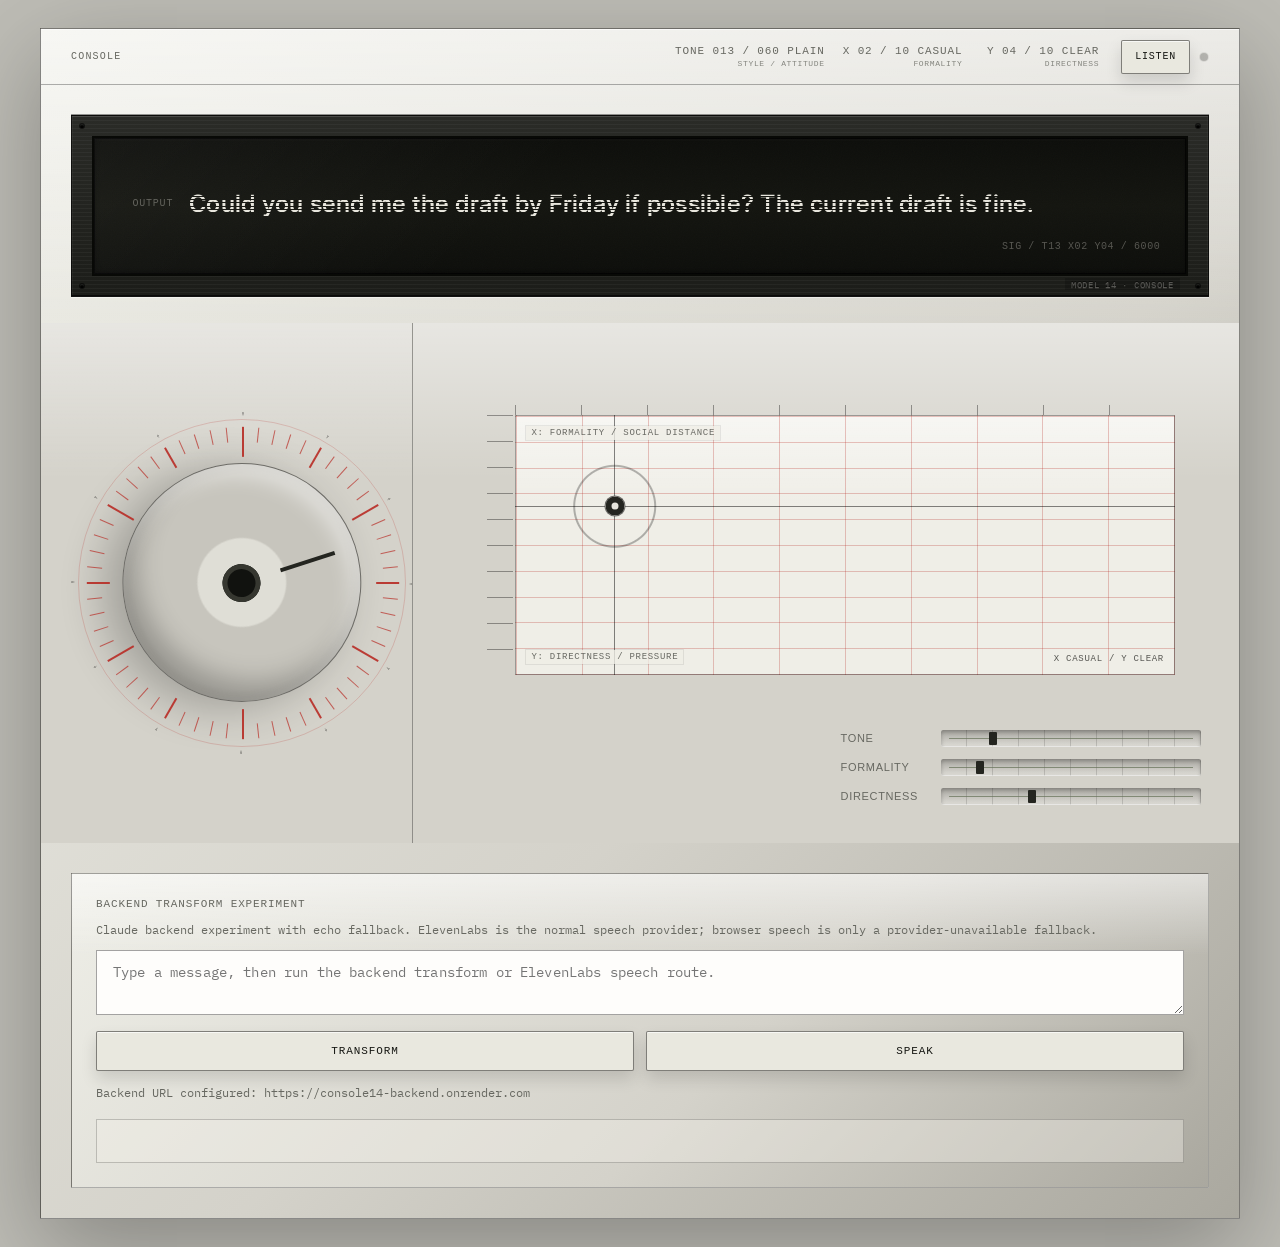
<file: 10_projects/console14/prototype_backend_experiment.html>
<!doctype html>
<html lang="en">
  <!-- Console14 role: public backend experiment surface. Uses the Render backend; do not treat it as the static mainline. -->
  <head>
    <meta charset="utf-8" />
    <meta name="viewport" content="width=device-width, initial-scale=1" />
    <meta name="console14-backend-url" content="https://console14-backend.onrender.com" />
    <title>Console Prototype 14 - Backend Experiment</title>
    <link rel="preconnect" href="https://fonts.googleapis.com" />
    <link rel="preconnect" href="https://fonts.gstatic.com" crossorigin />
    <link
      href="https://fonts.googleapis.com/css2?family=IBM+Plex+Mono:wght@400;600&family=IBM+Plex+Sans+Condensed:wght@600&family=IBM+Plex+Serif:wght@600&family=Inter:wght@600&family=Newsreader:opsz,wght@6..72,600&family=Space+Grotesk:wght@600&display=swap"
      rel="stylesheet"
    />
    <style>
      :root {
        --base: #d4d2ca;
        --base-hi: #eeeeE7;
        --base-lo: #aaa89f;
        --ink: #151612;
        --graphite: #242520;
        --muted: #676861;
        --track: #9f9e95;
        --olive: #68745a;
        --accent: #b82f28;
        --accent-soft: rgba(184, 47, 40, 0.2);
        --display-bg: #0e0f0c;
        --display-text: #e8e6dd;
        --dial-angle: 72deg;
        --grid-x-pos: 15%;
        --grid-y-pos: 35%;
        --grid-cell-x: 10%;
        --grid-cell-y: 10%;
        --tone-value: 20%;
        --sentence-font: "IBM Plex Mono", monospace;
        --sentence-weight: 600;
        --sentence-tracking: 0.01em;
        --display-font-size: clamp(22px, 2.3vw, 33px);
      }

      * {
        box-sizing: border-box;
      }

      html,
      body {
        min-height: 100%;
        margin: 0;
        background: #bdbcb5;
        color: var(--ink);
        font-family: Arial, Helvetica, sans-serif;
      }

      body {
        min-height: 100vh;
        display: grid;
        place-items: center;
        padding: clamp(12px, 2.4vw, 28px);
      }

      button {
        font: inherit;
      }

      .plate-shell {
        width: min(1200px, 100%);
        min-height: min(760px, calc(100vh - 24px));
        display: grid;
        grid-template-rows: auto 1fr;
        border: 1px solid rgba(0, 0, 0, 0.44);
        background:
          linear-gradient(180deg, rgba(255, 255, 255, 0.52), transparent 26%),
          linear-gradient(135deg, var(--base-hi), var(--base) 58%, var(--base-lo));
        box-shadow: 0 30px 90px rgba(0, 0, 0, 0.28), inset 0 1px 0 rgba(255, 255, 255, 0.68);
      }

      .mobile-sticky {
        display: grid;
        grid-template-rows: auto auto;
      }

      .topbar {
        display: grid;
        grid-template-columns: auto 1fr auto;
        align-items: center;
        gap: 22px;
        min-height: 56px;
        padding: 0 clamp(18px, 2.4vw, 30px);
        border-bottom: 1px solid rgba(0, 0, 0, 0.3);
      }

      .brand,
      .mono {
        color: var(--muted);
        font-family: "Courier New", monospace;
        text-transform: uppercase;
      }

      .brand {
        font-size: 10px;
        letter-spacing: 0.12em;
      }

      .mono {
        font-size: 11px;
        letter-spacing: 0.08em;
      }

      .top-readout {
        display: grid;
        grid-template-columns: repeat(3, max-content);
        align-items: center;
        justify-content: end;
        gap: 18px;
        text-align: right;
        font-variant-numeric: tabular-nums;
      }

      .readout-item {
        display: grid;
        gap: 3px;
        min-width: 0;
      }

      .readout-item b {
        display: inline-block;
        font-weight: inherit;
        font-variant-numeric: tabular-nums;
        white-space: nowrap;
      }

      .readout-tone b {
        min-width: 19ch;
      }

      .readout-x b,
      .readout-y b {
        min-width: 18ch;
      }

      .readout-item small {
        color: var(--muted);
        font-size: 8px;
        letter-spacing: 0.08em;
        line-height: 1;
        opacity: 0.78;
      }

      .voice-control {
        display: inline-grid;
        grid-template-columns: auto 9px;
        align-items: center;
        gap: 10px;
      }

      .listen {
        min-height: 34px;
        border: 1px solid rgba(0, 0, 0, 0.46);
        border-radius: 2px;
        background: #e9e8df;
        color: var(--ink);
        padding: 0 13px;
        cursor: pointer;
        font-family: "Courier New", monospace;
        font-size: 10px;
        letter-spacing: 0.08em;
        text-transform: uppercase;
        box-shadow: inset 0 1px 0 rgba(255, 255, 255, 0.7), 0 8px 16px rgba(0, 0, 0, 0.13);
      }

      .listen:active {
        transform: translateY(1px);
      }

      .voice-dot {
        width: 8px;
        height: 8px;
        border-radius: 50%;
        background: var(--graphite);
        opacity: 0.28;
        box-shadow: 0 0 0 1px rgba(0, 0, 0, 0.26);
        transition: opacity 50ms linear, background-color 50ms linear;
      }

      .voice-dot.is-speaking {
        background: var(--accent);
        opacity: 0.95;
      }

      .voice-dot.is-error {
        background: #11120f;
        opacity: 0.72;
      }

      .sr-only {
        position: absolute;
        width: 1px;
        height: 1px;
        padding: 0;
        margin: -1px;
        overflow: hidden;
        clip: rect(0, 0, 0, 0);
        white-space: nowrap;
        border: 0;
      }

      .display-panel {
        position: relative;
        min-width: 0;
        height: clamp(146px, 14.2vw, 190px);
        margin: clamp(18px, 2.4vw, 30px);
        margin-bottom: clamp(16px, 2.2vw, 26px);
        padding: clamp(14px, 1.7vw, 20px);
        border: 1px solid rgba(0, 0, 0, 0.62);
        border-radius: 0;
        background:
          repeating-linear-gradient(180deg, rgba(255, 255, 255, 0.04) 0 1px, transparent 1px 4px),
          linear-gradient(180deg, #2a2b27, #1c1d19);
        box-shadow:
          0 1px 0 rgba(255, 255, 255, 0.4),
          0 -1px 0 rgba(0, 0, 0, 0.4),
          inset 0 1px 0 rgba(255, 255, 255, 0.08),
          inset 0 -1px 0 rgba(0, 0, 0, 0.72),
          inset 0 0 0 1px rgba(255, 255, 255, 0.035);
        overflow: hidden;
      }

      .mount-dot {
        position: absolute;
        z-index: 3;
        width: 4px;
        height: 4px;
        border-radius: 50%;
        background: #080906;
        box-shadow:
          0 0 0 1px rgba(0, 0, 0, 0.58),
          inset 0 1px 1px rgba(255, 255, 255, 0.12),
          inset 0 -2px 2px rgba(0, 0, 0, 0.92);
        pointer-events: none;
      }

      .mount-dot.nw {
        left: 8px;
        top: 8px;
      }

      .mount-dot.ne {
        right: 8px;
        top: 8px;
      }

      .mount-dot.sw {
        left: 8px;
        bottom: 8px;
      }

      .mount-dot.se {
        right: 8px;
        bottom: 8px;
      }

      .frame-label {
        position: absolute;
        right: clamp(20px, 2.2vw, 30px);
        bottom: clamp(4px, 0.45vw, 7px);
        z-index: 4;
        padding: 2px 6px 1px;
        background: rgba(0, 0, 0, 0.2);
        color: rgba(232, 230, 221, 0.3);
        font-family: "IBM Plex Mono", "Courier New", monospace;
        font-size: clamp(8px, 0.72vw, 9px);
        letter-spacing: 0.08em;
        line-height: 1;
        text-shadow: 0 1px 0 rgba(255, 255, 255, 0.08), 0 -1px 0 rgba(0, 0, 0, 0.5);
        text-transform: uppercase;
        white-space: nowrap;
      }

      .display-inner {
        position: relative;
        min-width: 0;
        height: 100%;
        display: grid;
        grid-template-columns: max-content minmax(0, 1fr);
        align-items: center;
        column-gap: clamp(10px, 1.4vw, 16px);
        padding: clamp(20px, 2.5vw, 30px) clamp(84px, 10vw, 140px) clamp(22px, 2.8vw, 34px) clamp(24px, 3vw, 40px);
        border: 2px solid #080906;
        background: linear-gradient(180deg, #0c0d0a 0%, #13140f 50%, #0c0d0a 100%);
        box-shadow:
          inset 0 0 0 1px rgba(0, 0, 0, 0.86),
          inset 0 2px 3px rgba(255, 255, 255, 0.025),
          inset 0 -2px 5px rgba(0, 0, 0, 0.5);
        overflow: hidden;
      }

      .display-inner::before {
        position: absolute;
        inset: 0;
        content: "";
        pointer-events: none;
        z-index: 1;
        background: linear-gradient(135deg, rgba(255, 255, 255, 0.04), transparent 40%);
      }

      .display-inner::after {
        position: absolute;
        inset: 0;
        content: "";
        pointer-events: none;
        z-index: 1;
        opacity: 0.04;
        background-image: url("data:image/svg+xml,%3Csvg xmlns='http://www.w3.org/2000/svg' viewBox='0 0 160 80'%3E%3Cfilter id='n'%3E%3CfeTurbulence type='fractalNoise' baseFrequency='.92' numOctaves='2' stitchTiles='stitch'/%3E%3C/filter%3E%3Crect width='160' height='80' filter='url(%23n)' opacity='.5'/%3E%3C/svg%3E");
        background-size: 160px 80px;
        mix-blend-mode: screen;
      }

      .mount-label {
        position: relative;
        z-index: 2;
        min-width: 0;
        color: var(--display-text);
        font-family: "Courier New", monospace;
        font-size: clamp(9px, 0.85vw, 10px);
        letter-spacing: 0.08em;
        line-height: 1;
        opacity: 0.35;
        text-transform: uppercase;
        white-space: nowrap;
      }

      .display-sentence {
        position: relative;
        z-index: 2;
        min-width: 0;
        margin: 0;
        color: transparent;
        font-family: var(--sentence-font);
        font-size: var(--display-font-size);
        font-weight: var(--sentence-weight);
        letter-spacing: var(--sentence-tracking);
        line-height: 1.2;
        background-image: repeating-linear-gradient(
          to bottom,
          var(--display-text) 0,
          var(--display-text) 0.1em,
          transparent 0.1em,
          transparent 0.14em
        );
        background-clip: text;
        -webkit-background-clip: text;
        -webkit-text-fill-color: transparent;
        white-space: nowrap;
        text-align: left;
      }

      @supports not ((background-clip: text) or (-webkit-background-clip: text)) {
        .display-sentence {
          color: var(--display-text);
          background-image: none;
          -webkit-text-fill-color: var(--display-text);
        }
      }

      .display-id {
        position: absolute;
        right: clamp(18px, 2vw, 28px);
        bottom: clamp(14px, 1.8vw, 22px);
        z-index: 2;
        color: rgba(232, 230, 221, 0.32);
        font-family: "Courier New", monospace;
        font-size: 10px;
        letter-spacing: 0.06em;
        text-transform: uppercase;
        white-space: nowrap;
      }

      .body {
        display: grid;
        grid-template-columns: minmax(310px, 0.62fr) minmax(520px, 1.38fr);
        gap: 1px;
        background: rgba(0, 0, 0, 0.34);
      }

      .dial-bay,
      .field-bay {
        position: relative;
        background:
          linear-gradient(180deg, rgba(255, 255, 255, 0.45), transparent 30%),
          var(--base);
        overflow: hidden;
      }

      .dial-bay {
        display: grid;
        place-items: center;
        padding: clamp(18px, 2.4vw, 30px);
      }

      .dial-stage {
        display: grid;
        place-items: center;
      }

      .dial-wrap {
        position: relative;
        width: min(342px, 76vw);
        aspect-ratio: 1;
        display: grid;
        place-items: center;
      }

      .dial-wrap::before {
        position: absolute;
        inset: 0;
        content: "";
        border-radius: 50%;
        background:
          repeating-conic-gradient(rgba(0, 0, 0, 0.26) 0 0.6deg, transparent 0.6deg 30deg),
          radial-gradient(circle, transparent 0 66%, rgba(0, 0, 0, 0.18) 67% 68%, transparent 69%);
        -webkit-mask-image: radial-gradient(circle, transparent 0 69%, #000 70%);
        mask-image: radial-gradient(circle, transparent 0 69%, #000 70%);
      }

      .dial-grid {
        position: absolute;
        inset: 2%;
        z-index: 3;
        border-radius: 50%;
        pointer-events: none;
      }

      .dial-grid::before {
        position: absolute;
        inset: 0;
        content: "";
        border: 1px solid var(--accent-soft);
        border-radius: 50%;
      }

      .dial-grid .tick {
        position: absolute;
        left: 50%;
        top: 50%;
        width: 1px;
        height: 15px;
        background: var(--accent);
        opacity: 0.72;
        transform-origin: 50% 0;
      }

      .dial-grid .tick.major {
        width: 2px;
        height: 23px;
        opacity: 0.92;
      }

      .dial-grid .tick.decade {
        height: 30px;
      }

      .dial {
        position: relative;
        z-index: 2;
        width: 70%;
        aspect-ratio: 1;
        border: 1px solid rgba(0, 0, 0, 0.42);
        border-radius: 50%;
        background:
          radial-gradient(circle at 38% 30%, rgba(255, 255, 255, 0.72), transparent 0 20%),
          radial-gradient(circle, #dfded6 0 26%, #c7c5bd 27% 64%, #89877f 100%);
        box-shadow:
          inset 9px 12px 20px rgba(255, 255, 255, 0.48),
          inset -14px -18px 26px rgba(0, 0, 0, 0.24),
          0 20px 44px rgba(0, 0, 0, 0.24);
        transform: rotate(var(--dial-angle));
        cursor: grab;
        touch-action: none;
      }

      .dial:active {
        cursor: grabbing;
      }

      .dial:focus-visible,
      .field:focus-visible,
      .listen:focus-visible {
        outline: 2px solid var(--accent);
        outline-offset: 5px;
      }

      .dial::before {
        position: absolute;
        left: calc(50% - 2px);
        top: 9%;
        width: 4px;
        height: 24%;
        content: "";
        background: var(--graphite);
      }

      .dial::after {
        position: absolute;
        inset: 42%;
        content: "";
        border-radius: 50%;
        background: #11120f;
        box-shadow: inset 0 0 0 5px #363730;
      }

      .field-bay {
        min-height: 520px;
        padding: clamp(22px, 3vw, 42px);
      }

      .field {
        position: absolute;
        inset: clamp(62px, 8vw, 92px) clamp(38px, 5vw, 64px) clamp(136px, 16vw, 168px) clamp(76px, 8vw, 104px);
        border: 1px solid rgba(0, 0, 0, 0.36);
        background:
          radial-gradient(circle at var(--grid-x-pos) var(--grid-y-pos), transparent 0 39px, rgba(0, 0, 0, 0.28) 40px 41px, transparent 42px),
          radial-gradient(circle at var(--grid-x-pos) var(--grid-y-pos), #151612 0 3px, transparent 4px),
          linear-gradient(90deg, transparent calc(var(--grid-x-pos) - 0.5px), rgba(0, 0, 0, 0.48) calc(var(--grid-x-pos) - 0.5px) calc(var(--grid-x-pos) + 0.5px), transparent calc(var(--grid-x-pos) + 0.5px)),
          linear-gradient(transparent calc(var(--grid-y-pos) - 0.5px), rgba(0, 0, 0, 0.48) calc(var(--grid-y-pos) - 0.5px) calc(var(--grid-y-pos) + 0.5px), transparent calc(var(--grid-y-pos) + 0.5px)),
          repeating-linear-gradient(90deg, rgba(184, 47, 40, 0.28) 0 1px, transparent 1px var(--grid-cell-x)),
          repeating-linear-gradient(rgba(184, 47, 40, 0.28) 0 1px, transparent 1px var(--grid-cell-y)),
          linear-gradient(180deg, rgba(255, 255, 255, 0.5), transparent 34%),
          #efeee7;
        cursor: grab;
        touch-action: none;
      }

      .field-axis,
      .field-current {
        position: absolute;
        z-index: 2;
        color: rgba(21, 22, 18, 0.62);
        font-family: "Courier New", monospace;
        font-size: 9px;
        letter-spacing: 0.08em;
        line-height: 1;
        pointer-events: none;
        text-transform: uppercase;
      }

      .field-axis {
        padding: 3px 5px 2px;
        background: rgba(239, 238, 231, 0.76);
        box-shadow: 0 0 0 1px rgba(21, 22, 18, 0.08);
      }

      .field-axis-x {
        left: 10px;
        top: 10px;
      }

      .field-axis-y {
        left: 10px;
        bottom: 10px;
      }

      .field-current {
        right: 10px;
        bottom: 10px;
        max-width: calc(100% - 20px);
        color: rgba(21, 22, 18, 0.7);
        text-align: right;
        white-space: nowrap;
      }

      .field.is-dragging {
        cursor: grabbing;
      }

      .reticle {
        position: absolute;
        left: var(--grid-x-pos);
        top: var(--grid-y-pos);
        width: 21px;
        height: 21px;
        border: 1px solid rgba(0, 0, 0, 0.54);
        border-radius: 50%;
        background: #e5e4dc;
        transform: translate(-50%, -50%);
        box-shadow: inset 0 0 0 6px var(--graphite);
        pointer-events: none;
      }

      .ticks-x,
      .ticks-y {
        position: absolute;
        pointer-events: none;
      }

      .ticks-x {
        left: clamp(76px, 8vw, 104px);
        right: clamp(38px, 5vw, 64px);
        top: clamp(54px, 7vw, 82px);
        height: 26px;
        background: repeating-linear-gradient(90deg, rgba(0, 0, 0, 0.36) 0 1px, transparent 1px var(--grid-cell-x));
      }

      .ticks-y {
        left: clamp(48px, 6vw, 74px);
        top: clamp(62px, 8vw, 92px);
        bottom: clamp(136px, 16vw, 168px);
        width: 26px;
        background: repeating-linear-gradient(rgba(0, 0, 0, 0.36) 0 1px, transparent 1px var(--grid-cell-y));
      }

      .gauges {
        position: absolute;
        right: clamp(22px, 3vw, 40px);
        bottom: clamp(22px, 3vw, 38px);
        width: min(360px, calc(100% - 44px));
        display: grid;
        gap: 12px;
      }

      .gauge {
        display: grid;
        grid-template-columns: 88px 1fr;
        gap: 12px;
        align-items: center;
        color: var(--muted);
        font-size: 11px;
        letter-spacing: 0.06em;
        text-transform: uppercase;
      }

      .slot {
        position: relative;
        height: 17px;
        border-radius: 2px;
        background:
          repeating-linear-gradient(90deg, transparent 0 calc(10% - 1px), rgba(0, 0, 0, 0.14) calc(10% - 1px) 10%),
          linear-gradient(180deg, rgba(0, 0, 0, 0.2), rgba(255, 255, 255, 0.26));
        box-shadow: inset 0 2px 4px rgba(0, 0, 0, 0.25), inset 0 -1px 0 rgba(255, 255, 255, 0.55);
      }

      .slot::before {
        position: absolute;
        left: 8px;
        right: 8px;
        top: 8px;
        height: 1px;
        content: "";
        background: var(--olive);
        opacity: 0.72;
      }

      .cursor {
        position: absolute;
        top: 2px;
        left: var(--value);
        width: 8px;
        height: 13px;
        border-radius: 1px;
        background: var(--graphite);
        transform: translateX(-50%);
      }

      @media (max-width: 980px) {
        body {
          padding: 0;
          place-items: stretch;
        }

        .plate-shell {
          min-height: 100vh;
          width: 100%;
          max-width: 100%;
          min-width: 0;
        }

        .mobile-sticky {
          position: sticky;
          top: 0;
          z-index: 20;
          background:
            linear-gradient(180deg, rgba(255, 255, 255, 0.52), transparent 26%),
            linear-gradient(135deg, var(--base-hi), var(--base) 58%, var(--base-lo));
          box-shadow: 0 12px 28px rgba(0, 0, 0, 0.22);
        }

        .topbar {
          grid-template-columns: minmax(0, 1fr) auto;
          gap: 12px;
          row-gap: 10px;
          padding-top: 14px;
          padding-bottom: 12px;
        }

        .top-readout {
          grid-column: 1 / -1;
          grid-row: 2;
          min-width: 0;
          max-width: 100%;
          min-height: 2.35rem;
          grid-template-columns: repeat(3, minmax(0, 1fr));
          align-items: start;
          gap: 12px;
          justify-content: start;
          text-align: left;
          font-size: 10px;
        }

        .readout-item {
          min-height: 1.85rem;
        }

        .readout-item b {
          min-width: 0;
          width: 100%;
          overflow: hidden;
          text-overflow: clip;
        }

        .voice-control {
          justify-self: end;
        }

        .listen {
          min-height: 32px;
          padding: 0 10px;
        }

        .display-panel {
          margin: 14px;
          min-width: 0;
          height: clamp(148px, 24vw, 178px);
          padding: 14px;
        }

        .display-inner {
          padding: 24px clamp(74px, 14vw, 110px) 24px clamp(18px, 5vw, 30px);
          column-gap: 10px;
        }

        .display-id {
          right: clamp(14px, 3vw, 20px);
          bottom: 10px;
        }

        .body {
          grid-template-columns: 1fr;
          min-width: 0;
        }

        .dial-bay {
          min-height: 360px;
          min-width: 0;
        }

        .field-bay {
          min-height: 560px;
          min-width: 0;
        }

        .field-axis,
        .field-current {
          font-size: 8px;
        }
      }

      @media (max-width: 540px) {
        .top-readout {
          min-height: 4.2rem;
          grid-template-columns: 1fr 1fr;
          gap: 8px 10px;
          font-size: 8.75px;
          letter-spacing: 0.02em;
        }

        .readout-tone {
          grid-column: 1 / -1;
        }

        .readout-item small {
          letter-spacing: 0.04em;
        }

        .display-inner {
          grid-template-columns: 1fr;
          align-content: center;
          row-gap: 7px;
          padding: 24px 18px 36px 36px;
        }

        .display-sentence {
          max-height: 3.6em;
          overflow: hidden;
          white-space: normal;
        }

        .display-id {
          font-size: 9px;
        }

        .field-axis,
        .field-current {
          font-size: 7.5px;
          letter-spacing: 0.04em;
          line-height: 1.05;
        }

        .field-axis {
          max-width: calc(100% - 20px);
          padding: 3px 4px 2px;
        }

        .field-axis-y {
          bottom: 31px;
        }

        .field-current {
          right: 8px;
          bottom: 8px;
          max-width: calc(100% - 16px);
          padding: 3px 4px 2px;
          background: rgba(239, 238, 231, 0.82);
          box-shadow: 0 0 0 1px rgba(21, 22, 18, 0.08);
        }
      }

      .custom-input-panel {
        margin: clamp(18px, 2.4vw, 30px);
        padding: clamp(16px, 2vw, 24px);
        border: 1px solid rgba(0, 0, 0, 0.3);
        background:
          linear-gradient(180deg, rgba(255, 255, 255, 0.52), transparent 26%),
          linear-gradient(135deg, var(--base-hi), var(--base) 58%, var(--base-lo));
      }

      .custom-input-label {
        display: block;
        margin-bottom: 12px;
        color: var(--muted);
        font-family: "Courier New", monospace;
        font-size: 11px;
        letter-spacing: 0.08em;
        text-transform: uppercase;
      }

      .custom-input-kicker,
      .custom-status {
        margin: 0 0 12px;
        color: var(--muted);
        font-family: "IBM Plex Mono", monospace;
        font-size: 12px;
        line-height: 1.35;
      }

      .custom-input-field {
        width: 100%;
        min-height: 44px;
        padding: 12px 16px;
        border: 1px solid rgba(0, 0, 0, 0.36);
        background: #fefdfb;
        color: var(--ink);
        font-family: "IBM Plex Mono", monospace;
        font-size: 14px;
        letter-spacing: 0.01em;
        line-height: 1.4;
        resize: vertical;
        margin-bottom: 12px;
      }

      .custom-input-field:focus {
        outline: 2px solid var(--accent);
        outline-offset: 2px;
      }

      .custom-buttons {
        display: grid;
        grid-template-columns: 1fr 1fr;
        gap: 12px;
      }

      .custom-button {
        min-height: 40px;
        border: 1px solid rgba(0, 0, 0, 0.46);
        border-radius: 2px;
        background: #e9e8df;
        color: var(--ink);
        padding: 0 16px;
        cursor: pointer;
        font-family: "Courier New", monospace;
        font-size: 11px;
        letter-spacing: 0.08em;
        text-transform: uppercase;
        box-shadow: inset 0 1px 0 rgba(255, 255, 255, 0.7), 0 8px 16px rgba(0, 0, 0, 0.13);
      }

      .custom-button:active {
        transform: translateY(1px);
      }

      .custom-button:disabled {
        opacity: 0.6;
        cursor: not-allowed;
      }

      .custom-output {
        margin-top: 16px;
        padding: 12px 16px;
        border: 1px solid rgba(0, 0, 0, 0.2);
        background: rgba(239, 238, 231, 0.4);
        color: var(--ink);
        font-family: "IBM Plex Mono", monospace;
        font-size: 13px;
        letter-spacing: 0.01em;
        line-height: 1.4;
        min-height: 44px;
        white-space: pre-wrap;
        word-wrap: break-word;
      }

      .custom-status {
        margin: 14px 0 0;
        min-height: 18px;
      }

      .custom-status[data-state="error"] {
        color: var(--accent);
      }

      .custom-status[data-state="working"],
      .custom-status[data-state="warning"] {
        color: var(--graphite);
      }
    </style>
  </head>
  <body>
    <main class="plate-shell" aria-label="Console prototype 14 striped LCD grid">
      <div class="mobile-sticky">
        <header class="topbar">
          <div class="brand">console</div>
          <div class="top-readout mono" aria-label="state readout">
            <span class="readout-item readout-tone">
              <b id="topTone">TONE 013 / 060 PLAIN</b>
              <small>STYLE / ATTITUDE</small>
            </span>
            <span class="readout-item readout-x">
              <b id="topX">X 02 / 10 CASUAL</b>
              <small>FORMALITY</small>
            </span>
            <span class="readout-item readout-y">
              <b id="topY">Y 04 / 10 CLEAR</b>
              <small>DIRECTNESS</small>
            </span>
          </div>
          <div class="voice-control">
            <button class="listen" id="speakButton" type="button" aria-label="Play sentence">LISTEN</button>
            <span class="voice-dot" id="voiceDot" aria-hidden="true"></span>
            <span class="sr-only" id="voiceStatus" aria-live="polite">Idle</span>
          </div>
        </header>

        <section class="display-panel" aria-label="sentence display">
          <span class="mount-dot nw" aria-hidden="true"></span>
          <span class="mount-dot ne" aria-hidden="true"></span>
          <span class="mount-dot sw" aria-hidden="true"></span>
          <span class="mount-dot se" aria-hidden="true"></span>
          <span class="frame-label" aria-hidden="true">MODEL 14 &middot; CONSOLE</span>
          <div class="display-inner">
            <span class="mount-label">OUTPUT</span>
            <p class="display-sentence" id="sentence" aria-live="polite"></p>
            <span class="display-id" id="displayId">SIG / T13 X2 Y4 / 6000</span>
          </div>
        </section>
      </div>

      <section class="body">
        <aside class="dial-bay" aria-label="tone control">
          <div class="dial-stage">
            <div class="dial-wrap">
              <div class="dial-grid" id="dialGrid" aria-hidden="true"></div>
              <button
                class="dial"
                id="dial"
                type="button"
                role="slider"
                aria-label="Tone family dial with 60 fixed steps"
                aria-valuemin="1"
                aria-valuemax="60"
                aria-valuenow="13"
              ></button>
            </div>
          </div>
        </aside>

        <section class="field-bay" aria-label="grid control">
          <div class="ticks-x" aria-hidden="true"></div>
          <div class="ticks-y" aria-hidden="true"></div>
          <div
            class="field"
            id="field"
            tabindex="0"
            role="slider"
            aria-label="Sentence grid position"
            aria-valuetext="X 2 of 10, Y 4 of 10"
          >
            <div class="field-axis field-axis-x">X: FORMALITY / SOCIAL DISTANCE</div>
            <div class="field-axis field-axis-y">Y: DIRECTNESS / PRESSURE</div>
            <div class="field-current" id="fieldCurrent">X CASUAL / Y CLEAR</div>
            <div class="reticle"></div>
          </div>
          <div class="gauges" aria-label="instrument gauges">
            <div class="gauge">
              <span>tone</span>
              <div class="slot"><i class="cursor" style="--value: var(--tone-value)"></i></div>
            </div>
            <div class="gauge">
              <span>formality</span>
              <div class="slot"><i class="cursor" style="--value: var(--grid-x-pos)"></i></div>
            </div>
            <div class="gauge">
              <span>directness</span>
              <div class="slot"><i class="cursor" style="--value: var(--grid-y-pos)"></i></div>
            </div>
          </div>
        </section>
      </section>

      <section class="custom-input-panel" aria-label="Claude backend transform experiment">
        <label class="custom-input-label" for="customInput">Backend transform experiment</label>
        <p class="custom-input-kicker">Claude backend experiment with echo fallback. ElevenLabs is the normal speech provider; browser speech is only a provider-unavailable fallback.</p>
        <textarea
          class="custom-input-field"
          id="customInput"
          placeholder="Type a message, then run the backend transform or ElevenLabs speech route."
          aria-label="Custom text input for the backend transform experiment"
        ></textarea>
        <div class="custom-buttons">
          <button class="custom-button" id="transformButton" type="button" aria-label="Run backend transform experiment with Claude">TRANSFORM</button>
          <button class="custom-button" id="speakCustomButton" type="button" aria-label="Speak through ElevenLabs backend TTS, with browser speech only if the provider is unavailable">SPEAK</button>
        </div>
        <div class="custom-status" id="customStatus" aria-live="polite" data-state="idle">Backend URL not configured.</div>
        <div class="custom-output" id="customOutput" aria-live="polite" aria-label="Backend transform output"></div>
      </section>
    </main>

    <script>
      const GRID_X_STEPS = 10;
      const GRID_Y_STEPS = 10;
      const MATRIX_TOTAL = 60 * GRID_X_STEPS * GRID_Y_STEPS;

      const root = document.documentElement;
      const dial = document.getElementById("dial");
      const dialGrid = document.getElementById("dialGrid");
      const field = document.getElementById("field");
      const sentenceEl = document.getElementById("sentence");
      const displayId = document.getElementById("displayId");
      const speakButton = document.getElementById("speakButton");
      const voiceDot = document.getElementById("voiceDot");
      const voiceStatus = document.getElementById("voiceStatus");
      const topTone = document.getElementById("topTone");
      const topX = document.getElementById("topX");
      const topY = document.getElementById("topY");
      const fieldCurrent = document.getElementById("fieldCurrent");
      const customInput = document.getElementById("customInput");
      const transformButton = document.getElementById("transformButton");
      const speakCustomButton = document.getElementById("speakCustomButton");
      const customOutput = document.getElementById("customOutput");
      const customStatus = document.getElementById("customStatus");
      const queryBackendUrl = new URLSearchParams(window.location.search).get("backend");
      const configuredBackendUrl =
        queryBackendUrl ||
        window.CONSOLE14_BACKEND_URL ||
        document.querySelector('meta[name="console14-backend-url"]')?.content ||
        "";
      const backendBaseUrl = configuredBackendUrl.replace(/\/+$/, "");

      function setCustomStatus(message, state = "idle") {
        customStatus.textContent = message;
        customStatus.dataset.state = state;
      }

      function backendUrl(path) {
        if (!backendBaseUrl) {
          throw new Error("Backend URL is not configured for this build.");
        }
        return `${backendBaseUrl}${path}`;
      }

      function getToneName(index) {
        const families = ["dry", "plain", "warm", "firm", "bright", "low"];
        return families[Math.floor(index / 10)];
      }

      async function transformCustomText() {
        const text = customInput.value.trim();
        if (!text) {
          customOutput.textContent = "(empty input)";
          setCustomStatus("Enter text before running the backend transform experiment.", "error");
          return;
        }
        transformButton.disabled = true;
        customOutput.textContent = "Transforming through backend experiment...";
        setCustomStatus("Backend transform running through Claude route.", "working");
        try {
          const res = await fetch(backendUrl("/transform"), {
            method: "POST",
            headers: { "Content-Type": "application/json" },
            body: JSON.stringify({ text, tone: getToneName(toneIndex), x: gridXIndex, y: gridYIndex })
          });
          if (!res.ok) {
            const err = await res.json().catch(() => ({}));
            customOutput.textContent = text;
            setCustomStatus(`Backend transform error ${res.status}: ${err.detail || res.statusText}`, "error");
            return;
          }
          const result = await res.json();
          customOutput.textContent = result.text || text;
          const source = result.source ? `source: ${result.source}` : "source: backend";
          if (result.warning) {
            setCustomStatus(`Backend transform fallback (${source}). ${result.warning}`, "warning");
          } else {
            setCustomStatus(`Backend transform complete (${source}).`, "idle");
          }
        } catch (e) {
          customOutput.textContent = text;
          setCustomStatus(`Backend transform unavailable: ${e.message}`, "error");
        } finally {
          transformButton.disabled = false;
        }
      }

      async function speakCustom() {
        const outputText = customOutput.textContent.trim();
        const isOutputError = !outputText || outputText.startsWith("(") || outputText.startsWith("Transforming");
        const textToSpeak = isOutputError ? customInput.value.trim() : outputText;
        if (!textToSpeak) {
          setCustomStatus("Enter text before requesting ElevenLabs speech.", "error");
          return;
        }

        speakCustomButton.disabled = true;
        setVoiceState("speaking");
        customOutput.textContent = textToSpeak;
        setCustomStatus("Requesting ElevenLabs audio from backend TTS.", "working");

        try {
          const res = await fetch(backendUrl("/tts"), {
            method: "POST",
            headers: { "Content-Type": "application/json" },
            body: JSON.stringify({ text: textToSpeak, tone: getToneName(toneIndex) })
          });

          if (res.ok) {
            const blob = await res.blob();
            await playElevenLabsAudio(blob, textToSpeak);
            return;
          }

          const err = await res.json().catch(() => ({}));
          await speakWithProviderUnavailableFallback(
            textToSpeak,
            `ElevenLabs unavailable (${res.status}): ${err.detail || res.statusText}`
          );
        } catch (e) {
          await speakWithProviderUnavailableFallback(textToSpeak, `ElevenLabs network/backend unavailable: ${e.message}`);
        }
      }

      function playElevenLabsAudio(blob, text) {
        return new Promise((resolve) => {
          const audioUrl = URL.createObjectURL(blob);
          const audio = new Audio(audioUrl);
          let settled = false;
          const finish = (state, message, statusState = "idle") => {
            if (settled) return;
            settled = true;
            URL.revokeObjectURL(audioUrl);
            setVoiceState(state);
            speakCustomButton.disabled = false;
            customOutput.textContent = text;
            setCustomStatus(message, statusState);
            resolve();
          };
          const fallback = () => {
            if (settled) return;
            settled = true;
            URL.revokeObjectURL(audioUrl);
            speakWithProviderUnavailableFallback(
              text,
              "ElevenLabs audio playback error; using browser provider-unavailable fallback."
            ).then(resolve);
          };
          audio.onended = () => finish("idle", "ElevenLabs speech complete.");
          audio.onerror = fallback;
          const playPromise = audio.play();
          if (playPromise) {
            playPromise
              .then(() => setCustomStatus("Playing ElevenLabs audio.", "working"))
              .catch(fallback);
          }
        });
      }

      function speakWithProviderUnavailableFallback(text, reason) {
        setCustomStatus(`${reason} Browser speech fallback is provider-unavailable only.`, "warning");
        return speakWithWebSpeech(text);
      }

      function speakWithWebSpeech(text) {
        customOutput.textContent = text;
        return new Promise((resolve) => {
          if (!("speechSynthesis" in window)) {
            setVoiceState("error");
            speakCustomButton.disabled = false;
            setCustomStatus("ElevenLabs unavailable, and browser speech fallback is unavailable.", "error");
            resolve();
            return;
          }
          const tone = toneFamily();
          window.speechSynthesis.cancel();
          const utterance = new SpeechSynthesisUtterance(text);
          utterance.lang = "en-US";
          utterance.rate = tone.rate + (toneIndex % 10) * 0.006;
          utterance.pitch = tone.pitch + (gridYIndex - (GRID_Y_STEPS - 1) / 2) * 0.04;
          const fallbackTimeout = window.setTimeout(() => {
            setVoiceState("idle");
            speakCustomButton.disabled = false;
            setCustomStatus("Provider-unavailable browser speech fallback timed out and recovered.", "idle");
            resolve();
          }, Math.max(5000, Math.min(12000, text.length * 90)));
          utterance.onstart = () => setVoiceState("speaking");
          utterance.onend = () => {
            window.clearTimeout(fallbackTimeout);
            setVoiceState("idle");
            speakCustomButton.disabled = false;
            setCustomStatus("Provider-unavailable browser speech fallback complete.", "idle");
            resolve();
          };
          utterance.onerror = () => {
            window.clearTimeout(fallbackTimeout);
            setVoiceState("error");
            speakCustomButton.disabled = false;
            setCustomStatus("Provider-unavailable browser speech fallback failed.", "error");
            resolve();
          };
          window.speechSynthesis.speak(utterance);
        });
      }

      transformButton.addEventListener("click", transformCustomText);
      speakCustomButton.addEventListener("click", speakCustom);
      if (!backendBaseUrl) {
        setCustomStatus("Backend URL not configured. Set window.CONSOLE14_BACKEND_URL, a console14-backend-url meta tag, or a ?backend=https://... query parameter before public use.", "error");
      } else {
        setCustomStatus(`Backend URL configured: ${backendBaseUrl}`, "idle");
      }

      const formalityAxis = [
        {
          label: "CLOSE",
          ask: "Can you send me {item} {time}",
          tell: "Send me {item} {time}",
          question: true
        },
        {
          label: "CASUAL",
          ask: "Could you send me {item} {time}",
          tell: "Please send me {item} {time}",
          question: true
        },
        {
          label: "RELAXED",
          ask: "Could you please send me {item} {time}",
          tell: "Please send me {item} {time}",
          question: true
        },
        {
          label: "NEUTRAL",
          ask: "Please send me {item} {time}",
          tell: "Please send me {item} {time}",
          question: false
        },
        {
          label: "CLEAR",
          ask: "Please send {item} to me {time}",
          tell: "Please send {item} to me {time}",
          question: false
        },
        {
          label: "COURTEOUS",
          ask: "Would you please send {item} to me {time}",
          tell: "Please send {item} to me {time}",
          question: true
        },
        {
          label: "POLISHED",
          ask: "Could you please send {item} to me {time}",
          tell: "Please send {item} to me {time}",
          question: true
        },
        {
          label: "FORMAL",
          ask: "Would you be able to send {item} to me {time}",
          tell: "Please send {item} to me {time}",
          question: true
        },
        {
          label: "DISTANT",
          ask: "Please arrange to send {item} to me {time}",
          tell: "Please arrange to send {item} to me {time}",
          question: false
        },
        {
          label: "OFFICIAL",
          ask: "Please ensure {item} is sent to me {time}",
          tell: "Please ensure {item} is sent to me {time}",
          question: false
        }
      ];

      const directnessAxis = [
        { label: "OPEN", time: "when you have a moment", force: 0 },
        { label: "SOFT", time: "when you can", force: 1 },
        { label: "EASY", time: "this week", force: 2 },
        { label: "CLEAR", time: "by Friday if possible", force: 3 },
        { label: "DIRECT", time: "by Friday", force: 4 },
        { label: "PUSHED", time: "by Friday morning", force: 5 },
        { label: "PRESSING", time: "before the review", force: 6 },
        { label: "URGENT", time: "by noon Friday", force: 7 },
        { label: "STRICT", time: "before Friday closes", force: 8 },
        { label: "NO LATER", time: "by Friday, no later", force: 9 }
      ];

      const toneClosers = {
        dry: [
          "Draft only.",
          "No context needed.",
          "Use the latest version.",
          "Keep it brief.",
          "Send the file.",
          "No cover note.",
          "Plain copy is fine.",
          "Just the draft.",
          "Attach the file.",
          "End there."
        ],
        plain: [
          "That works.",
          "Please confirm.",
          "The current draft is fine.",
          "Send the latest version.",
          "A short note is enough.",
          "No extra formatting needed.",
          "Please include the file.",
          "Use the shared version.",
          "That should cover it.",
          "That will be enough."
        ],
        warm: [
          "Thanks.",
          "I appreciate it.",
          "That would help.",
          "Thank you.",
          "I would appreciate it.",
          "Thanks for making room for it.",
          "That would really help.",
          "Thank you for prioritizing it.",
          "I appreciate you handling it.",
          "Thanks for taking care of it."
        ],
        firm: [
          "I need it for the next step.",
          "Please prioritize it.",
          "I am counting on it.",
          "This needs to stay on track.",
          "Please make this the priority.",
          "I need it to move forward.",
          "Please treat this as time-sensitive.",
          "This is the deadline.",
          "Please do not let this slip.",
          "No later than that."
        ],
        bright: [
          "That would be great.",
          "Thanks so much.",
          "Perfect, thanks.",
          "That would be a big help.",
          "Really appreciate it.",
          "Great if you can.",
          "Thanks, that keeps us moving.",
          "That would be excellent.",
          "Appreciate the quick turn.",
          "Thanks for jumping on it."
        ],
        low: [
          "No rush beyond that.",
          "Keep it simple.",
          "That is enough.",
          "Steady is fine.",
          "No extra polish needed.",
          "Just the draft is fine.",
          "Please keep it focused.",
          "I only need the draft.",
          "Keep the handoff quiet.",
          "That closes the loop."
        ]
      };

      const toneFamilies = [
        {
          name: "dry",
          label: "DRY",
          font: '"IBM Plex Mono", monospace',
          weight: 600,
          tracking: "0.01em",
          rate: 0.84,
          pitch: 0.82
        },
        {
          name: "plain",
          label: "PLAIN",
          font: '"Inter", Arial, sans-serif',
          weight: 600,
          tracking: "0.01em",
          rate: 0.9,
          pitch: 0.9
        },
        {
          name: "warm",
          label: "WARM",
          font: '"Newsreader", Georgia, serif',
          weight: 600,
          tracking: "0.01em",
          rate: 0.94,
          pitch: 1
        },
        {
          name: "firm",
          label: "FIRM",
          font: '"IBM Plex Sans Condensed", Arial Narrow, sans-serif',
          weight: 600,
          tracking: "0.01em",
          rate: 0.88,
          pitch: 0.86
        },
        {
          name: "bright",
          label: "BRIGHT",
          font: '"Space Grotesk", Arial, sans-serif',
          weight: 600,
          tracking: "0.01em",
          rate: 0.98,
          pitch: 1.06
        },
        {
          name: "low",
          label: "LOW",
          font: '"IBM Plex Serif", Georgia, serif',
          weight: 600,
          tracking: "0.01em",
          rate: 0.8,
          pitch: 0.76
        }
      ];

      let toneIndex = 12;
      let gridXIndex = 1;
      let gridYIndex = 3;
      let draggingDial = false;
      let draggingField = false;
      let fitFrame = 0;

      function pad(value, width = 2) {
        return String(Math.round(value)).padStart(width, "0");
      }

      function clamp(value, min, max) {
        return Math.max(min, Math.min(max, value));
      }

      function clampIndex(value, steps) {
        return clamp(Math.round(value), 0, steps - 1);
      }

      function cellCenter(index, steps) {
        return ((index + 0.5) / steps) * 100;
      }

      function snapIndexFromPointer(clientValue, rectStart, rectSize, steps) {
        const ratio = clamp((clientValue - rectStart) / rectSize, 0, 1);
        return clampIndex(ratio * steps - 0.5, steps);
      }

      function toneFamily(index = toneIndex) {
        return toneFamilies[Math.min(toneFamilies.length - 1, Math.floor(index / 10))];
      }

      function fillTemplate(template, values) {
        return template.replace(/\{item\}/g, values.item).replace(/\{time\}/g, values.time);
      }

      function finishSentence(text, question = false) {
        const clean = text.replace(/\s+/g, " ").trim();
        return `${clean}${question ? "?" : "."}`;
      }

      function sentence(t, x, y) {
        const tone = toneFamily(t);
        const step = t % 10;
        const formality = formalityAxis[x];
        const directness = directnessAxis[y];
        const values = {
          item: "the draft",
          time: directness.time
        };
        const highPressure = directness.force >= 7;
        const mediumPressure = directness.force >= 4;
        const closer = toneClosers[tone.name][step];
        let line = "";

        if (tone.name === "dry") {
          line = finishSentence(fillTemplate(mediumPressure ? formality.tell : formality.ask, values), false);
        } else if (tone.name === "warm") {
          line = finishSentence(fillTemplate(highPressure ? formality.tell : formality.ask, values), !highPressure && formality.question);
        } else if (tone.name === "firm") {
          line = finishSentence(fillTemplate(formality.tell, values), false);
        } else if (tone.name === "bright") {
          line = finishSentence(fillTemplate(highPressure ? formality.tell : formality.ask, values), !highPressure && formality.question);
        } else if (tone.name === "low") {
          line = finishSentence(fillTemplate(highPressure ? formality.tell : formality.ask, values), false);
        } else {
          line = finishSentence(fillTemplate(highPressure ? formality.tell : formality.ask, values), !highPressure && formality.question);
        }

        return closer ? `${line} ${closer}` : line;
      }

      function buildDialGrid() {
        if (dialGrid.children.length) return;
        for (let index = 0; index < 60; index += 1) {
          const tick = document.createElement("i");
          tick.className = `tick${index % 5 === 0 ? " major" : ""}${index % 10 === 0 ? " decade" : ""}`;
          tick.dataset.index = String(index + 1);
          dialGrid.appendChild(tick);
        }
        positionDialGrid();
      }

      function positionDialGrid() {
        const radius = dialGrid.getBoundingClientRect().width / 2 - 8;
        Array.from(dialGrid.children).forEach((tick, index) => {
          tick.style.transform = `rotate(${index * 6}deg) translateY(${-radius}px)`;
        });
      }

      function setVoiceState(state) {
        voiceDot.classList.toggle("is-speaking", state === "speaking");
        voiceDot.classList.toggle("is-error", state === "error");
        voiceStatus.textContent = state === "speaking" ? "Playing" : state === "error" ? "Unavailable" : "Idle";
      }

      function fitDisplayText() {
        const baseSize = window.innerWidth <= 540 ? "clamp(15px, 4.2vw, 22px)" : "clamp(22px, 2.4vw, 34px)";
        root.style.setProperty("--display-font-size", baseSize);
        if (fitFrame) {
          cancelAnimationFrame(fitFrame);
        }
        fitFrame = requestAnimationFrame(() => {
          fitFrame = 0;
          const computed = Number.parseFloat(window.getComputedStyle(sentenceEl).fontSize);
          let size = computed;
          while (
            (sentenceEl.scrollWidth > sentenceEl.clientWidth || sentenceEl.scrollHeight > sentenceEl.clientHeight + 1) &&
            size > 8
          ) {
            size -= 1;
            sentenceEl.style.fontSize = `${size}px`;
          }
          if (sentenceEl.scrollWidth <= sentenceEl.clientWidth && sentenceEl.scrollHeight <= sentenceEl.clientHeight + 1) {
            return;
          }
          sentenceEl.style.fontSize = "8px";
        });
      }

      function update() {
        toneIndex = ((Math.round(toneIndex) % 60) + 60) % 60;
        gridXIndex = clampIndex(gridXIndex, GRID_X_STEPS);
        gridYIndex = clampIndex(gridYIndex, GRID_Y_STEPS);

        const angle = toneIndex * 6;
        const tone = toneFamily();
        const tonePercent = (toneIndex / 59) * 100;
        const gridXPercent = cellCenter(gridXIndex, GRID_X_STEPS);
        const gridYPercent = cellCenter(gridYIndex, GRID_Y_STEPS);

        root.style.setProperty("--dial-angle", `${angle}deg`);
        root.style.setProperty("--grid-x-pos", `${gridXPercent}%`);
        root.style.setProperty("--grid-y-pos", `${gridYPercent}%`);
        root.style.setProperty("--grid-cell-x", `${100 / GRID_X_STEPS}%`);
        root.style.setProperty("--grid-cell-y", `${100 / GRID_Y_STEPS}%`);
        root.style.setProperty("--tone-value", `${tonePercent}%`);
        root.style.setProperty("--sentence-font", tone.font);
        root.style.setProperty("--sentence-weight", String(tone.weight));
        root.style.setProperty("--sentence-tracking", tone.tracking);

        const currentSentence = sentence(toneIndex, gridXIndex, gridYIndex);
        const toneCount = toneIndex + 1;
        const xCount = gridXIndex + 1;
        const yCount = gridYIndex + 1;

        sentenceEl.textContent = currentSentence;
        sentenceEl.style.fontSize = "";
        topTone.textContent = `TONE ${pad(toneCount, 3)} / 060 ${tone.label}`;
        topX.textContent = `X ${pad(xCount)} / ${pad(GRID_X_STEPS)} ${formalityAxis[gridXIndex].label}`;
        topY.textContent = `Y ${pad(yCount)} / ${pad(GRID_Y_STEPS)} ${directnessAxis[gridYIndex].label}`;
        fieldCurrent.textContent = `X ${formalityAxis[gridXIndex].label} / Y ${directnessAxis[gridYIndex].label}`;
        displayId.textContent = `SIG / T${pad(toneCount, 2)} X${pad(xCount)} Y${pad(yCount)} / ${MATRIX_TOTAL}`;
        dial.setAttribute("aria-valuenow", String(toneCount));
        dial.setAttribute("aria-valuetext", `Tone ${toneCount} of 60, ${tone.label.toLowerCase()} style and attitude`);
        field.setAttribute(
          "aria-valuetext",
          `X ${xCount} of ${GRID_X_STEPS}, formality ${formalityAxis[gridXIndex].label.toLowerCase()}; Y ${yCount} of ${GRID_Y_STEPS}, directness ${directnessAxis[gridYIndex].label.toLowerCase()}`
        );
        fitDisplayText();
      }

      function setToneFromPointer(event) {
        const rect = dial.getBoundingClientRect();
        const cx = rect.left + rect.width / 2;
        const cy = rect.top + rect.height / 2;
        const raw = (Math.atan2(event.clientY - cy, event.clientX - cx) * 180) / Math.PI + 90;
        const normalized = ((raw % 360) + 360) % 360;
        toneIndex = Math.round(normalized / 6) % 60;
        update();
      }

      function setGridFromPointer(event) {
        const rect = field.getBoundingClientRect();
        gridXIndex = snapIndexFromPointer(event.clientX, rect.left, rect.width, GRID_X_STEPS);
        gridYIndex = snapIndexFromPointer(event.clientY, rect.top, rect.height, GRID_Y_STEPS);
        update();
      }

      function speakSentence() {
        if (!("speechSynthesis" in window)) {
          setVoiceState("error");
          return;
        }
        const tone = toneFamily();
        window.speechSynthesis.cancel();
        const utterance = new SpeechSynthesisUtterance(sentenceEl.textContent);
        utterance.lang = "en-US";
        utterance.rate = tone.rate + (toneIndex % 10) * 0.006;
        utterance.pitch = tone.pitch + (gridYIndex - (GRID_Y_STEPS - 1) / 2) * 0.04;
        utterance.onstart = () => setVoiceState("speaking");
        utterance.onend = () => setVoiceState("idle");
        utterance.onerror = () => setVoiceState("error");
        window.speechSynthesis.speak(utterance);
      }

      dial.addEventListener("pointerdown", (event) => {
        draggingDial = true;
        dial.setPointerCapture(event.pointerId);
        setToneFromPointer(event);
      });

      dial.addEventListener("pointermove", (event) => {
        if (draggingDial) setToneFromPointer(event);
      });

      dial.addEventListener("pointerup", () => {
        draggingDial = false;
      });

      dial.addEventListener("pointercancel", () => {
        draggingDial = false;
      });

      dial.addEventListener("keydown", (event) => {
        if (event.key === "ArrowRight" || event.key === "ArrowUp") {
          event.preventDefault();
          toneIndex += 1;
          update();
        }
        if (event.key === "ArrowLeft" || event.key === "ArrowDown") {
          event.preventDefault();
          toneIndex -= 1;
          update();
        }
      });

      field.addEventListener("pointerdown", (event) => {
        draggingField = true;
        field.classList.add("is-dragging");
        field.setPointerCapture(event.pointerId);
        setGridFromPointer(event);
      });

      field.addEventListener("pointermove", (event) => {
        if (draggingField) setGridFromPointer(event);
      });

      field.addEventListener("pointerup", () => {
        draggingField = false;
        field.classList.remove("is-dragging");
      });

      field.addEventListener("pointercancel", () => {
        draggingField = false;
        field.classList.remove("is-dragging");
      });

      field.addEventListener("keydown", (event) => {
        const step = event.shiftKey ? 5 : 1;
        if (event.key === "ArrowRight") {
          event.preventDefault();
          gridXIndex += step;
          update();
        }
        if (event.key === "ArrowLeft") {
          event.preventDefault();
          gridXIndex -= step;
          update();
        }
        if (event.key === "ArrowDown") {
          event.preventDefault();
          gridYIndex += step;
          update();
        }
        if (event.key === "ArrowUp") {
          event.preventDefault();
          gridYIndex -= step;
          update();
        }
      });

      speakButton.addEventListener("click", speakSentence);
      window.addEventListener("resize", () => {
        positionDialGrid();
        fitDisplayText();
      });
      if (document.fonts) {
        document.fonts.ready.then(fitDisplayText);
      }

      buildDialGrid();
      update();
    </script>
  </body>
</html>
</file>
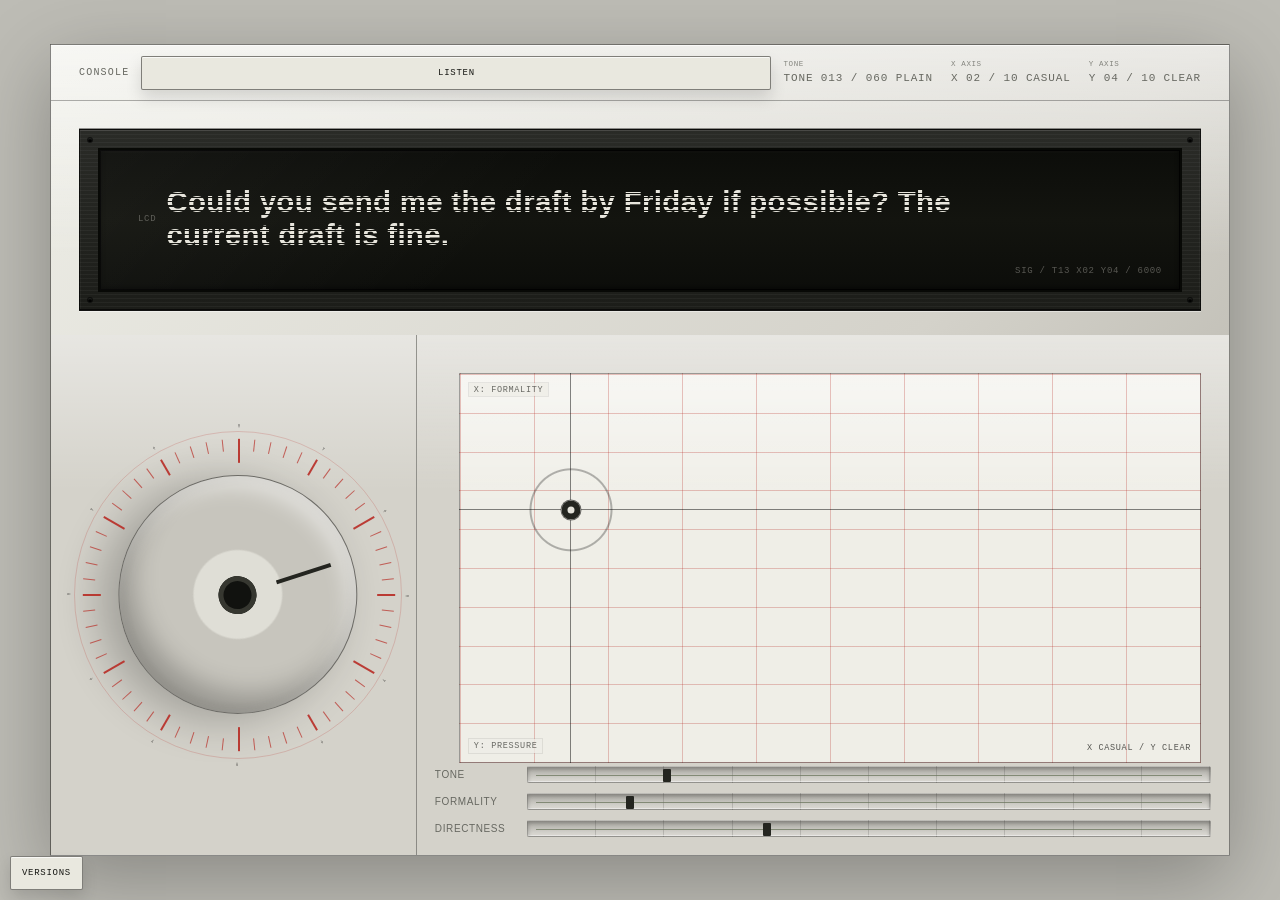
<file: 10_projects/console14/prototype_mobile_01_thumb_zone.html>
<!doctype html>
<html lang="en">
  <!-- Console14 role: mobile UX-only layout candidate; simplified sentence engine; not final route or feature-equal to canonical prototype.html. -->
  <head>
    <meta charset="utf-8" />
    <meta name="viewport" content="width=device-width, initial-scale=1" />
    <title>Console14 Mobile Prototype 01 - Thumb Zone</title>
    <link rel="stylesheet" href="mobile_onehanded_shared.css" />
  </head>
  <body>
    <main class="prototype-shell variant-thumb-zone" aria-label="Console14 mobile one-handed prototype based on prototype.html">
      <header class="topbar">
        <div class="brand">console</div>
        <button class="listen" id="speakButton" type="button" aria-label="Play sentence">Listen</button>
        <div class="top-readout mono" aria-label="state readout">
          <span class="readout-item readout-tone"><small>Tone</small><b id="topTone">TONE 013 / 060 PLAIN</b></span>
          <span class="readout-item"><small>X axis</small><b id="topX">X 02 / 10 CASUAL</b></span>
          <span class="readout-item"><small>Y axis</small><b id="topY">Y 04 / 10 CLEAR</b></span>
        </div>
      </header>
      <section class="display-panel" aria-label="sentence display">
        <i class="mount-dot nw"></i><i class="mount-dot ne"></i><i class="mount-dot sw"></i><i class="mount-dot se"></i>
        <div class="display-inner">
          <div class="mount-label">LCD</div>
          <p class="display-sentence" id="sentence" aria-live="polite"></p>
          <div class="display-id" id="displayId"></div>
        </div>
      </section>
      <section class="control-body">
        <section class="field-bay" aria-label="grid control">
          <div class="ticks-x"></div><div class="ticks-y"></div>
          <div class="field" id="field" tabindex="0" role="slider" aria-label="Sentence grid position">
            <div class="field-axis field-axis-x">X: FORMALITY</div>
            <div class="field-axis field-axis-y">Y: PRESSURE</div>
            <div class="field-current" id="fieldCurrent"></div>
            <div class="reticle"></div>
            <div class="thumb-bubble" id="thumbBubble"></div>
          </div>
          <div class="gauges">
            <div class="gauge"><span>tone</span><div class="slot"><i class="cursor" style="--value: var(--tone-value)"></i></div></div>
            <div class="gauge"><span>formality</span><div class="slot"><i class="cursor" style="--value: var(--grid-x-pos)"></i></div></div>
            <div class="gauge"><span>directness</span><div class="slot"><i class="cursor" style="--value: var(--grid-y-pos)"></i></div></div>
          </div>
        </section>
        <aside class="dial-bay" aria-label="tone control">
          <div class="dial-wrap">
            <div class="dial-grid" id="dialGrid" aria-hidden="true"></div>
            <button class="dial" id="dial" type="button" role="slider" aria-label="Tone family dial with 60 fixed steps" aria-valuemin="1" aria-valuemax="60"></button>
          </div>
          <div class="tone-rail" id="toneRail" tabindex="0" role="slider" aria-label="Tone rail"><i class="cursor" style="--value: var(--tone-value)"></i></div>
        </aside>
      </section>
    </main>
    <script>window.CONSOLE_MOBILE_PROTOTYPE = { variant: "thumb-zone", toneIndex: 12, gridXIndex: 1, gridYIndex: 3 };</script>
    <script src="mobile_onehanded_shared.js"></script>
    <a class="version-link" href="mobile_prototypes.html">Versions</a>
  </body>
</html>
</file>
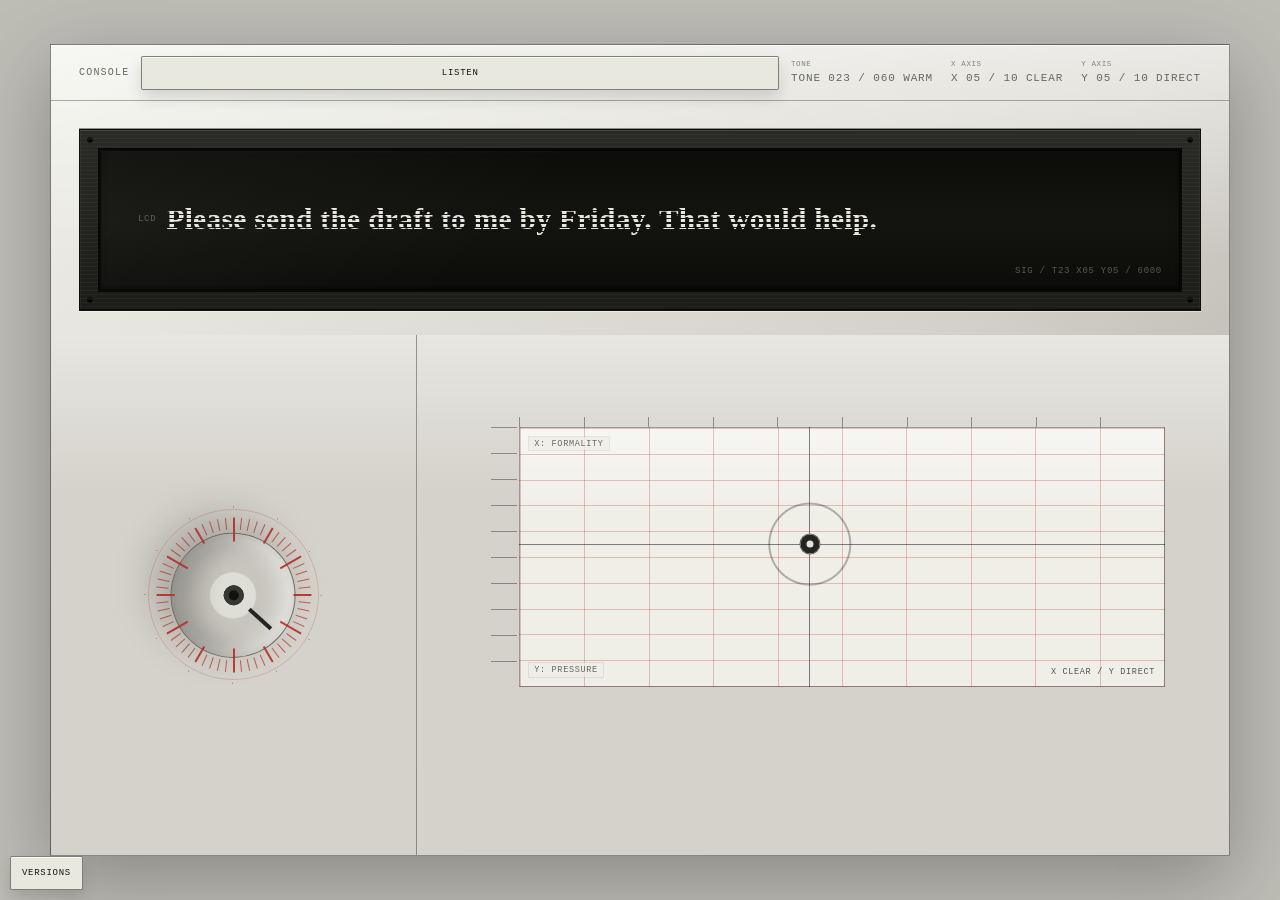
<file: 10_projects/console14/prototype_mobile_02_cradled_precision.html>
<!doctype html>
<html lang="en">
  <!-- Console14 role: mobile UX-only layout candidate; simplified sentence engine; not final route or feature-equal to canonical prototype.html. -->
  <head>
    <meta charset="utf-8" />
    <meta name="viewport" content="width=device-width, initial-scale=1" />
    <title>Console14 Mobile Prototype 02 - Cradled Precision</title>
    <link rel="stylesheet" href="mobile_onehanded_shared.css" />
  </head>
  <body>
    <main class="prototype-shell variant-cradled" aria-label="Console14 mobile cradled precision prototype based on prototype.html">
      <header class="topbar">
        <div class="brand">console</div>
        <button class="listen" id="speakButton" type="button" aria-label="Play sentence">Listen</button>
        <div class="top-readout mono" aria-label="state readout">
          <span class="readout-item readout-tone"><small>Tone</small><b id="topTone"></b></span>
          <span class="readout-item"><small>X axis</small><b id="topX"></b></span>
          <span class="readout-item"><small>Y axis</small><b id="topY"></b></span>
        </div>
      </header>
      <section class="display-panel" aria-label="sentence display">
        <i class="mount-dot nw"></i><i class="mount-dot ne"></i><i class="mount-dot sw"></i><i class="mount-dot se"></i>
        <div class="display-inner">
          <div class="mount-label">LCD</div>
          <p class="display-sentence" id="sentence" aria-live="polite"></p>
          <div class="display-id" id="displayId"></div>
        </div>
      </section>
      <section class="control-body">
        <section class="field-bay" aria-label="grid control">
          <div class="ticks-x"></div><div class="ticks-y"></div>
          <div class="field" id="field" tabindex="0" role="slider" aria-label="Sentence grid position">
            <div class="field-axis field-axis-x">X: FORMALITY</div>
            <div class="field-axis field-axis-y">Y: PRESSURE</div>
            <div class="field-current" id="fieldCurrent"></div>
            <div class="reticle"></div>
            <div class="thumb-bubble" id="thumbBubble"></div>
          </div>
        </section>
        <section class="assist-bay" aria-label="precision steps">
          <div class="step-bank">
            <button class="step-button" type="button" data-step="x" data-amount="-1">X-</button>
            <button class="step-button" type="button" data-step="x" data-amount="1">X+</button>
            <button class="step-button" type="button" data-step="y" data-amount="-1">Y-</button>
            <button class="step-button" type="button" data-step="y" data-amount="1">Y+</button>
          </div>
          <div class="tone-rail" id="toneRail" tabindex="0" role="slider" aria-label="Tone rail"><i class="cursor" style="--value: var(--tone-value)"></i></div>
        </section>
        <aside class="dial-bay" aria-label="tone control">
          <div class="dial-wrap">
            <div class="dial-grid" id="dialGrid" aria-hidden="true"></div>
            <button class="dial" id="dial" type="button" role="slider" aria-label="Tone family dial with 60 fixed steps" aria-valuemin="1" aria-valuemax="60"></button>
          </div>
        </aside>
      </section>
    </main>
    <script>window.CONSOLE_MOBILE_PROTOTYPE = { variant: "cradled", toneIndex: 22, gridXIndex: 4, gridYIndex: 4 };</script>
    <script src="mobile_onehanded_shared.js"></script>
    <a class="version-link" href="mobile_prototypes.html">Versions</a>
  </body>
</html>
</file>
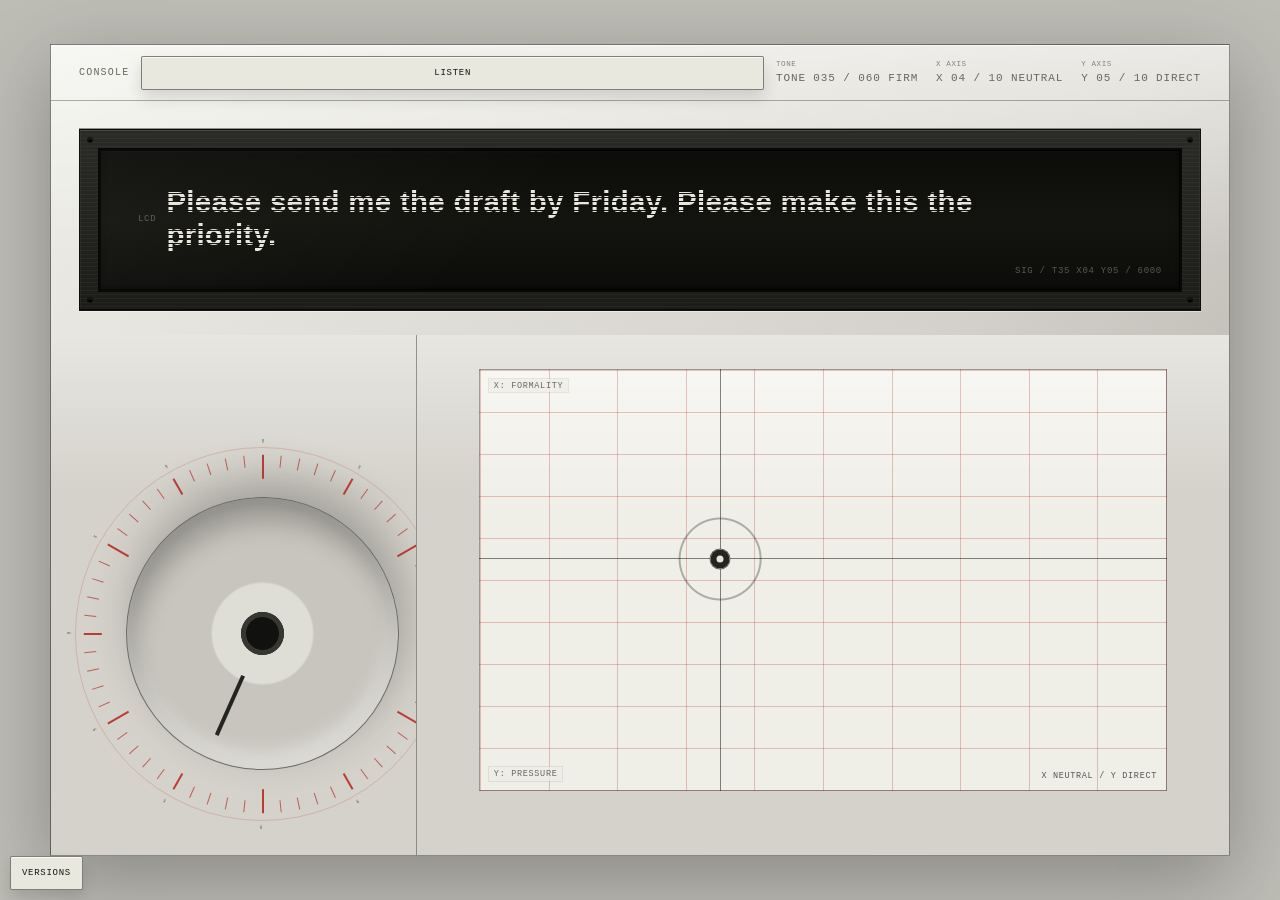
<file: 10_projects/console14/prototype_mobile_03_dial_first.html>
<!doctype html>
<html lang="en">
  <!-- Console14 role: mobile UX-only layout candidate; simplified sentence engine; not final route or feature-equal to canonical prototype.html. -->
  <head>
    <meta charset="utf-8" />
    <meta name="viewport" content="width=device-width, initial-scale=1" />
    <title>Console14 Mobile Prototype 03 - Dial First</title>
    <link rel="stylesheet" href="mobile_onehanded_shared.css" />
  </head>
  <body>
    <main class="prototype-shell variant-dial-first" aria-label="Console14 mobile dial first prototype based on prototype.html">
      <header class="topbar">
        <div class="brand">console</div>
        <button class="listen" id="speakButton" type="button" aria-label="Play sentence">Listen</button>
        <div class="top-readout mono" aria-label="state readout">
          <span class="readout-item readout-tone"><small>Tone</small><b id="topTone"></b></span>
          <span class="readout-item"><small>X axis</small><b id="topX"></b></span>
          <span class="readout-item"><small>Y axis</small><b id="topY"></b></span>
        </div>
      </header>
      <section class="display-panel" aria-label="sentence display">
        <i class="mount-dot nw"></i><i class="mount-dot ne"></i><i class="mount-dot sw"></i><i class="mount-dot se"></i>
        <div class="display-inner">
          <div class="mount-label">LCD</div>
          <p class="display-sentence" id="sentence" aria-live="polite"></p>
          <div class="display-id" id="displayId"></div>
        </div>
      </section>
      <section class="control-body">
        <section class="field-bay" aria-label="grid control">
          <div class="ticks-x"></div><div class="ticks-y"></div>
          <div class="field" id="field" tabindex="0" role="slider" aria-label="Sentence grid position">
            <div class="field-axis field-axis-x">X: FORMALITY</div>
            <div class="field-axis field-axis-y">Y: PRESSURE</div>
            <div class="field-current" id="fieldCurrent"></div>
            <div class="reticle"></div>
            <div class="thumb-bubble" id="thumbBubble"></div>
          </div>
        </section>
        <aside class="dial-bay" aria-label="tone control">
          <div class="dial-wrap">
            <div class="dial-grid" id="dialGrid" aria-hidden="true"></div>
            <button class="dial" id="dial" type="button" role="slider" aria-label="Tone family dial with 60 fixed steps" aria-valuemin="1" aria-valuemax="60"></button>
          </div>
          <div class="tone-rail" id="toneRail" tabindex="0" role="slider" aria-label="Tone rail"><i class="cursor" style="--value: var(--tone-value)"></i></div>
        </aside>
      </section>
    </main>
    <script>window.CONSOLE_MOBILE_PROTOTYPE = { variant: "dial-first", toneIndex: 34, gridXIndex: 3, gridYIndex: 4 };</script>
    <script src="mobile_onehanded_shared.js"></script>
    <a class="version-link" href="mobile_prototypes.html">Versions</a>
  </body>
</html>
</file>
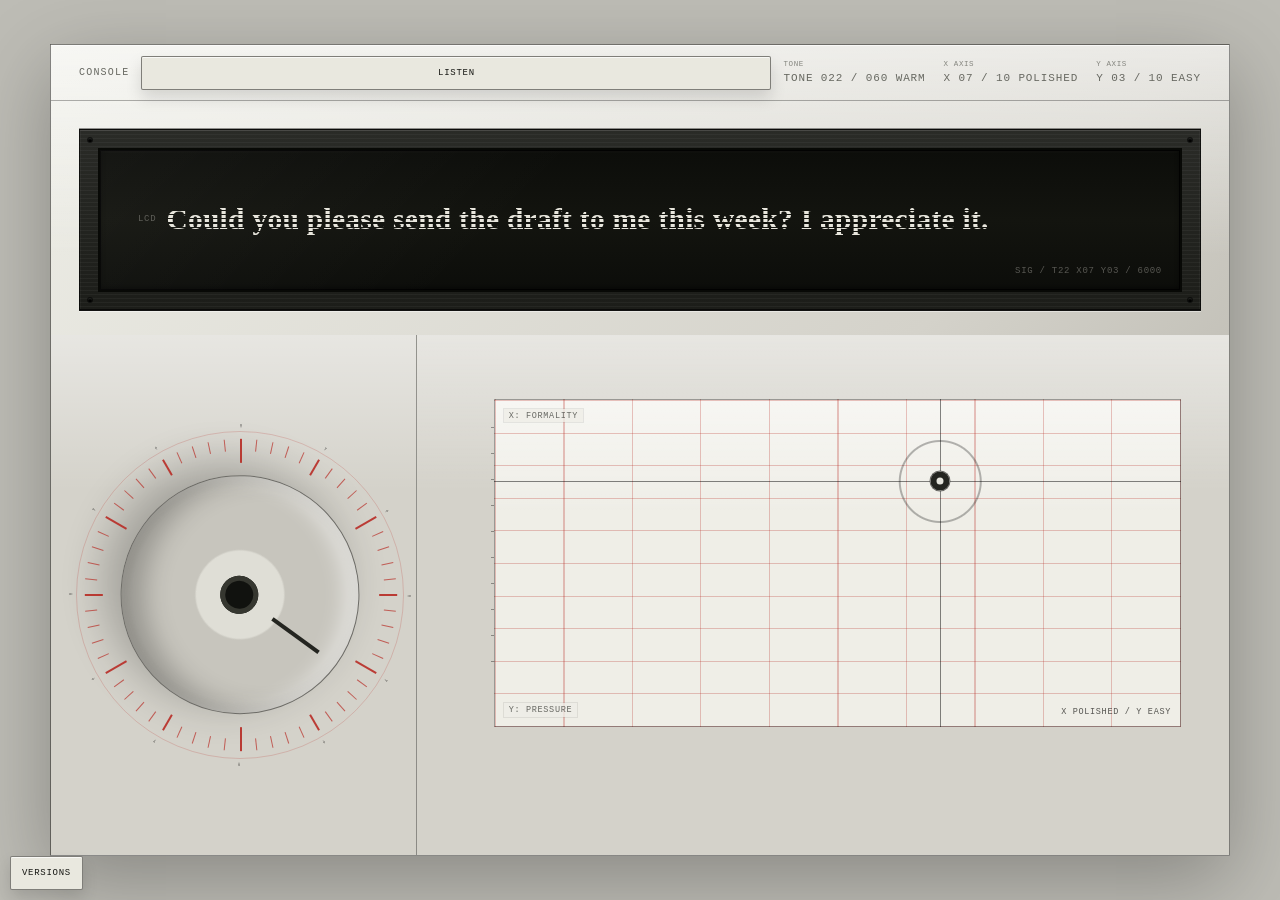
<file: 10_projects/console14/prototype_mobile_04_grid_first.html>
<!doctype html>
<html lang="en">
  <!-- Console14 role: mobile UX-only layout candidate; simplified sentence engine; not final route or feature-equal to canonical prototype.html. -->
  <head>
    <meta charset="utf-8" />
    <meta name="viewport" content="width=device-width, initial-scale=1" />
    <title>Console14 Mobile Prototype 04 - Grid First</title>
    <link rel="stylesheet" href="mobile_onehanded_shared.css" />
  </head>
  <body>
    <main class="prototype-shell variant-grid-first" aria-label="Console14 mobile grid first prototype based on prototype.html">
      <header class="topbar">
        <div class="brand">console</div>
        <button class="listen" id="speakButton" type="button" aria-label="Play sentence">Listen</button>
        <div class="top-readout mono" aria-label="state readout">
          <span class="readout-item readout-tone"><small>Tone</small><b id="topTone"></b></span>
          <span class="readout-item"><small>X axis</small><b id="topX"></b></span>
          <span class="readout-item"><small>Y axis</small><b id="topY"></b></span>
        </div>
      </header>
      <section class="display-panel" aria-label="sentence display">
        <i class="mount-dot nw"></i><i class="mount-dot ne"></i><i class="mount-dot sw"></i><i class="mount-dot se"></i>
        <div class="display-inner">
          <div class="mount-label">LCD</div>
          <p class="display-sentence" id="sentence" aria-live="polite"></p>
          <div class="display-id" id="displayId"></div>
        </div>
      </section>
      <section class="control-body">
        <section class="field-bay" aria-label="grid control">
          <div class="ticks-x"></div><div class="ticks-y"></div>
          <div class="field" id="field" tabindex="0" role="slider" aria-label="Sentence grid position">
            <div class="field-axis field-axis-x">X: FORMALITY</div>
            <div class="field-axis field-axis-y">Y: PRESSURE</div>
            <div class="field-current" id="fieldCurrent"></div>
            <div class="reticle"></div>
            <div class="thumb-bubble" id="thumbBubble"></div>
          </div>
        </section>
        <aside class="dial-bay" aria-label="tone control">
          <div class="dial-wrap">
            <div class="dial-grid" id="dialGrid" aria-hidden="true"></div>
            <button class="dial" id="dial" type="button" role="slider" aria-label="Tone family dial with 60 fixed steps" aria-valuemin="1" aria-valuemax="60"></button>
          </div>
          <div class="tone-rail" id="toneRail" tabindex="0" role="slider" aria-label="Tone rail"><i class="cursor" style="--value: var(--tone-value)"></i></div>
        </aside>
      </section>
    </main>
    <script>window.CONSOLE_MOBILE_PROTOTYPE = { variant: "grid-first", toneIndex: 21, gridXIndex: 6, gridYIndex: 2 };</script>
    <script src="mobile_onehanded_shared.js"></script>
    <a class="version-link" href="mobile_prototypes.html">Versions</a>
  </body>
</html>
</file>
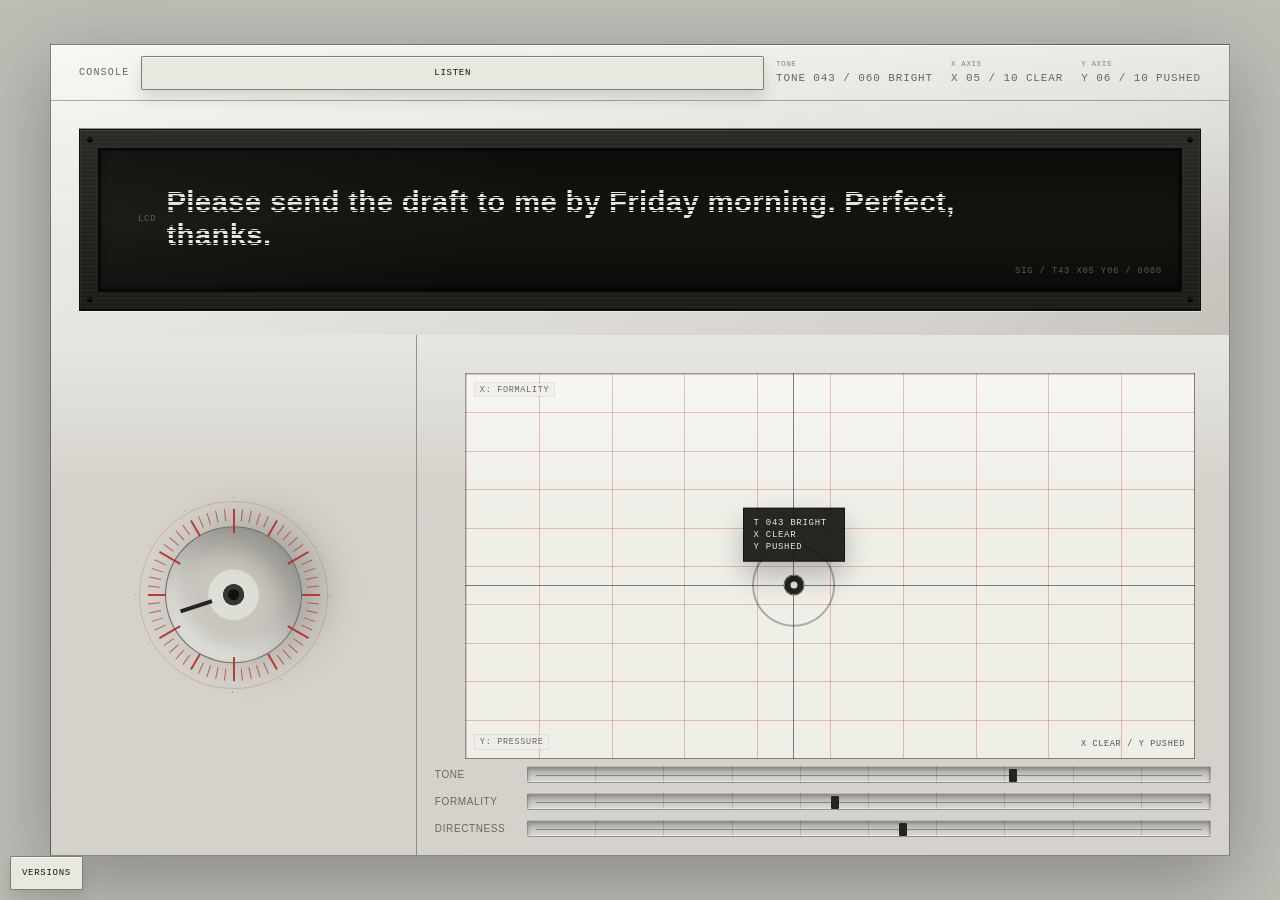
<file: 10_projects/console14/prototype_mobile_05_near_finger_feedback.html>
<!doctype html>
<html lang="en">
  <!-- Console14 role: mobile UX-only layout candidate; simplified sentence engine; not final route or feature-equal to canonical prototype.html. -->
  <head>
    <meta charset="utf-8" />
    <meta name="viewport" content="width=device-width, initial-scale=1" />
    <title>Console14 Mobile Prototype 05 - Near Finger Feedback</title>
    <link rel="stylesheet" href="mobile_onehanded_shared.css" />
  </head>
  <body>
    <main class="prototype-shell variant-near-feedback" aria-label="Console14 mobile near finger feedback prototype based on prototype.html">
      <header class="topbar">
        <div class="brand">console</div>
        <button class="listen" id="speakButton" type="button" aria-label="Play sentence">Listen</button>
        <div class="top-readout mono" aria-label="state readout">
          <span class="readout-item readout-tone"><small>Tone</small><b id="topTone"></b></span>
          <span class="readout-item"><small>X axis</small><b id="topX"></b></span>
          <span class="readout-item"><small>Y axis</small><b id="topY"></b></span>
        </div>
      </header>
      <section class="display-panel" aria-label="sentence display">
        <i class="mount-dot nw"></i><i class="mount-dot ne"></i><i class="mount-dot sw"></i><i class="mount-dot se"></i>
        <div class="display-inner">
          <div class="mount-label">LCD</div>
          <p class="display-sentence" id="sentence" aria-live="polite"></p>
          <div class="display-id" id="displayId"></div>
        </div>
      </section>
      <section class="control-body">
        <section class="field-bay" aria-label="grid control">
          <div class="ticks-x"></div><div class="ticks-y"></div>
          <div class="field" id="field" tabindex="0" role="slider" aria-label="Sentence grid position">
            <div class="field-axis field-axis-x">X: FORMALITY</div>
            <div class="field-axis field-axis-y">Y: PRESSURE</div>
            <div class="field-current" id="fieldCurrent"></div>
            <div class="reticle"></div>
            <div class="thumb-bubble" id="thumbBubble"></div>
          </div>
          <div class="gauges">
            <div class="gauge"><span>tone</span><div class="slot"><i class="cursor" style="--value: var(--tone-value)"></i></div></div>
            <div class="gauge"><span>formality</span><div class="slot"><i class="cursor" style="--value: var(--grid-x-pos)"></i></div></div>
            <div class="gauge"><span>directness</span><div class="slot"><i class="cursor" style="--value: var(--grid-y-pos)"></i></div></div>
          </div>
        </section>
        <aside class="dial-bay" aria-label="tone control">
          <div class="dial-wrap">
            <div class="dial-grid" id="dialGrid" aria-hidden="true"></div>
            <button class="dial" id="dial" type="button" role="slider" aria-label="Tone family dial with 60 fixed steps" aria-valuemin="1" aria-valuemax="60"></button>
          </div>
          <div class="tone-rail" id="toneRail" tabindex="0" role="slider" aria-label="Tone rail"><i class="cursor" style="--value: var(--tone-value)"></i></div>
        </aside>
      </section>
    </main>
    <script>window.CONSOLE_MOBILE_PROTOTYPE = { variant: "near-feedback", toneIndex: 42, gridXIndex: 4, gridYIndex: 5 };</script>
    <script src="mobile_onehanded_shared.js"></script>
    <a class="version-link" href="mobile_prototypes.html">Versions</a>
  </body>
</html>
</file>
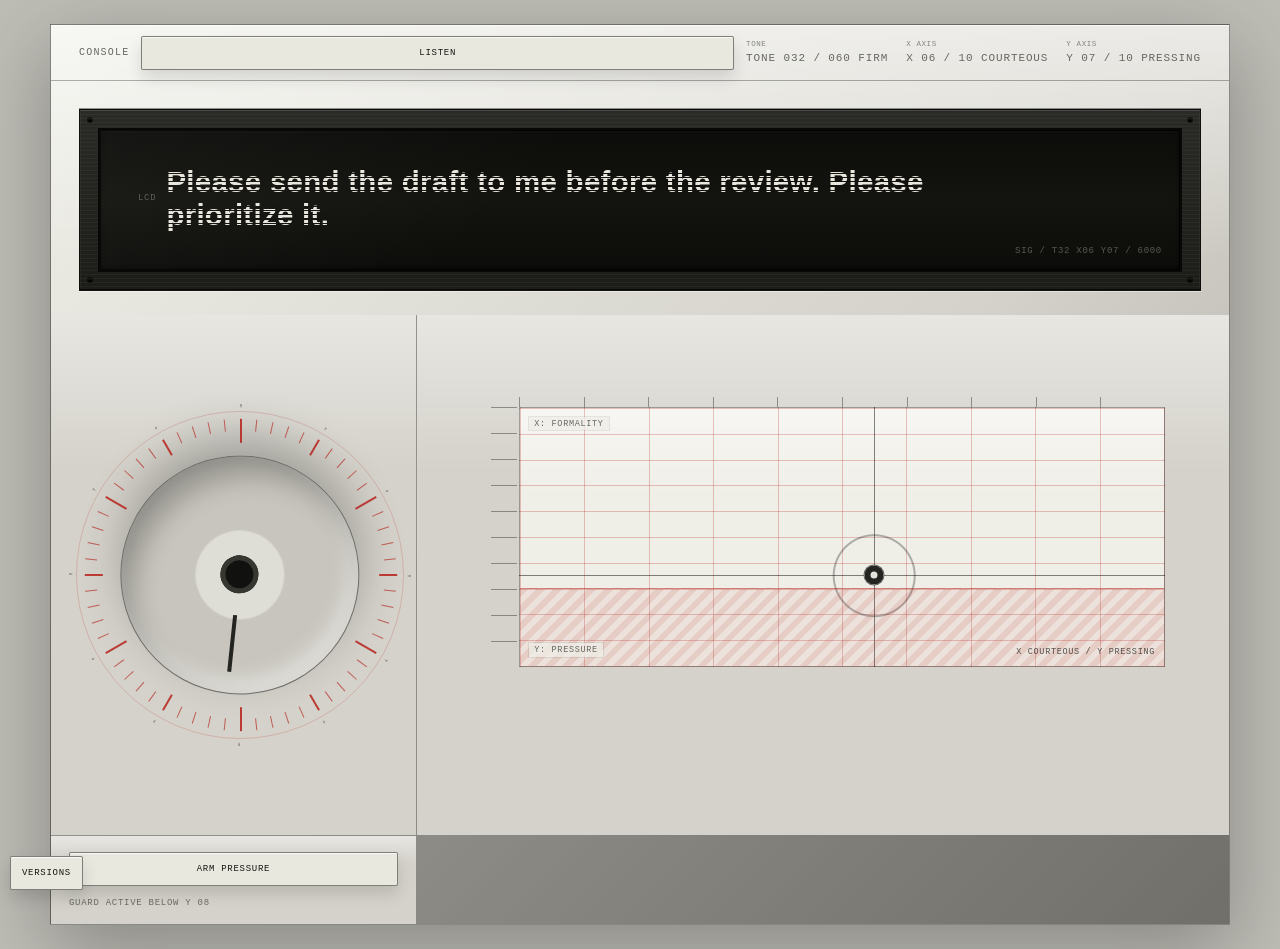
<file: 10_projects/console14/prototype_mobile_06_pressure_guard.html>
<!doctype html>
<html lang="en">
  <!-- Console14 role: mobile UX-only layout candidate; simplified sentence engine; not final route or feature-equal to canonical prototype.html. -->
  <head>
    <meta charset="utf-8" />
    <meta name="viewport" content="width=device-width, initial-scale=1" />
    <title>Console14 Mobile Prototype 06 - Pressure Guard</title>
    <link rel="stylesheet" href="mobile_onehanded_shared.css" />
  </head>
  <body>
    <main class="prototype-shell variant-pressure-guard" aria-label="Console14 mobile pressure guard prototype based on prototype.html">
      <header class="topbar">
        <div class="brand">console</div>
        <button class="listen" id="speakButton" type="button" aria-label="Play sentence">Listen</button>
        <div class="top-readout mono" aria-label="state readout">
          <span class="readout-item readout-tone"><small>Tone</small><b id="topTone"></b></span>
          <span class="readout-item"><small>X axis</small><b id="topX"></b></span>
          <span class="readout-item"><small>Y axis</small><b id="topY"></b></span>
        </div>
      </header>
      <section class="display-panel" aria-label="sentence display">
        <i class="mount-dot nw"></i><i class="mount-dot ne"></i><i class="mount-dot sw"></i><i class="mount-dot se"></i>
        <div class="display-inner">
          <div class="mount-label">LCD</div>
          <p class="display-sentence" id="sentence" aria-live="polite"></p>
          <div class="display-id" id="displayId"></div>
        </div>
      </section>
      <section class="control-body">
        <section class="field-bay" aria-label="grid control">
          <div class="ticks-x"></div><div class="ticks-y"></div>
          <div class="field" id="field" tabindex="0" role="slider" aria-label="Sentence grid position">
            <div class="pressure-zone"></div>
            <div class="field-axis field-axis-x">X: FORMALITY</div>
            <div class="field-axis field-axis-y">Y: PRESSURE</div>
            <div class="field-current" id="fieldCurrent"></div>
            <div class="reticle"></div>
            <div class="thumb-bubble" id="thumbBubble"></div>
          </div>
        </section>
        <section class="assist-bay" aria-label="pressure guard">
          <button class="pressure-arm" id="pressureArm" type="button" aria-pressed="false">Arm Pressure</button>
          <div class="guard-status" id="guardStatus">Guard active below Y 08</div>
        </section>
        <aside class="dial-bay" aria-label="tone control">
          <div class="dial-wrap">
            <div class="dial-grid" id="dialGrid" aria-hidden="true"></div>
            <button class="dial" id="dial" type="button" role="slider" aria-label="Tone family dial with 60 fixed steps" aria-valuemin="1" aria-valuemax="60"></button>
          </div>
          <div class="tone-rail" id="toneRail" tabindex="0" role="slider" aria-label="Tone rail"><i class="cursor" style="--value: var(--tone-value)"></i></div>
        </aside>
      </section>
    </main>
    <script>window.CONSOLE_MOBILE_PROTOTYPE = { variant: "pressure-guard", toneIndex: 31, gridXIndex: 5, gridYIndex: 6 };</script>
    <script src="mobile_onehanded_shared.js"></script>
    <a class="version-link" href="mobile_prototypes.html">Versions</a>
  </body>
</html>
</file>
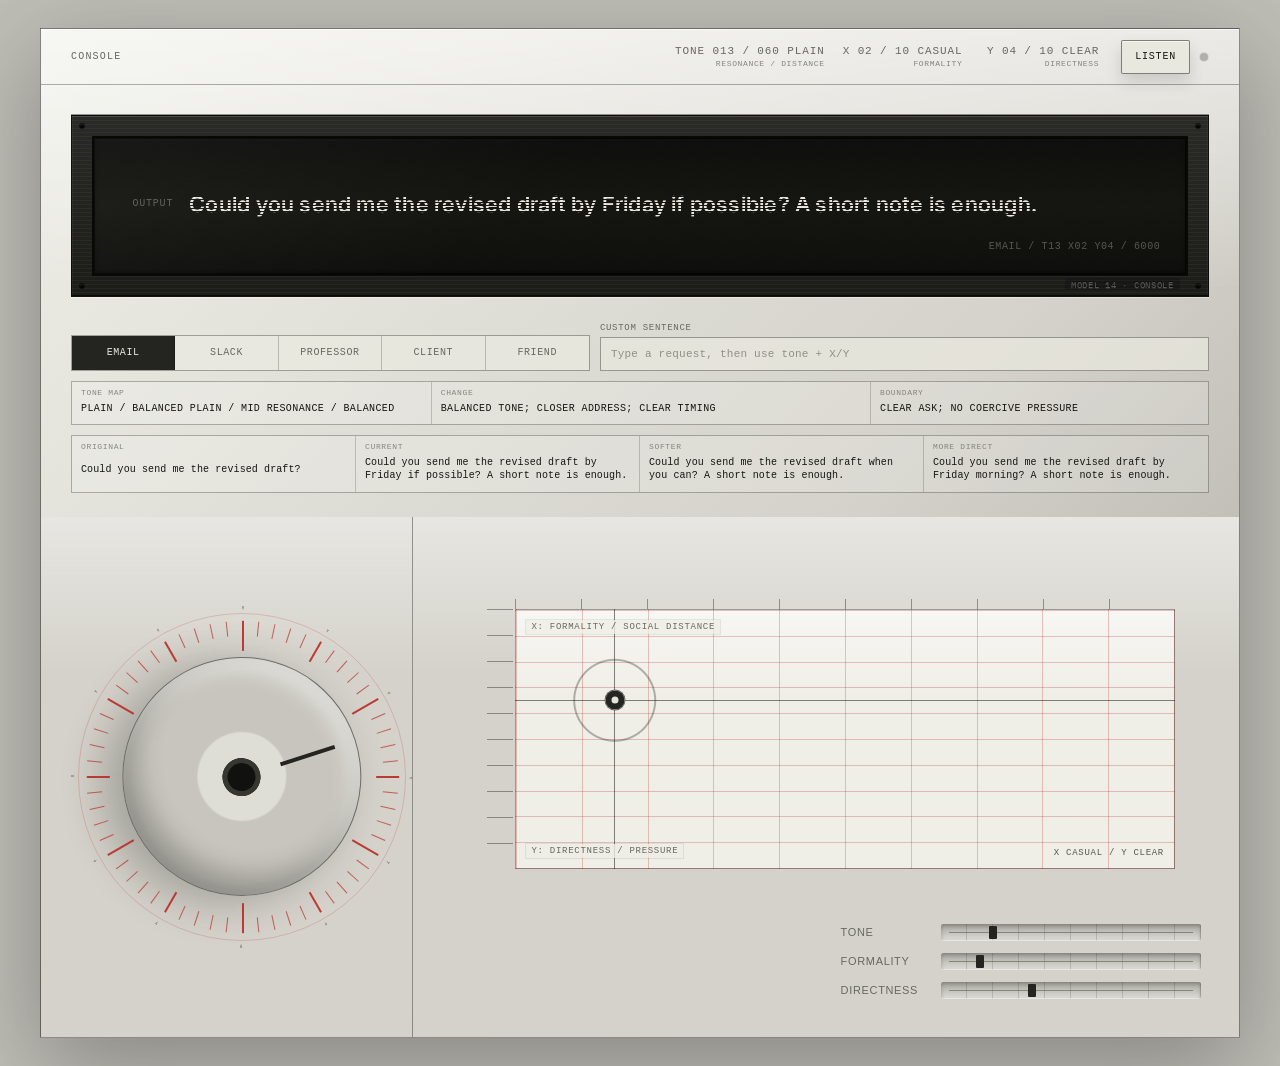
<file: 10_projects/console14/prototype_resonance.html>
<!doctype html>
<html lang="en">
  <!-- Console14 role: current static resonance working build and promotion candidate. Safe target for static language, tone, X/Y, and visual-tuning work. -->
  <head>
    <meta charset="utf-8" />
    <meta name="viewport" content="width=device-width, initial-scale=1" />
    <title>Console Prototype 14 - Resonance Build</title>
    <link rel="preconnect" href="https://fonts.googleapis.com" />
    <link rel="preconnect" href="https://fonts.gstatic.com" crossorigin />
    <link
      href="https://fonts.googleapis.com/css2?family=IBM+Plex+Mono:wght@400;600&family=IBM+Plex+Sans+Condensed:wght@600&family=IBM+Plex+Serif:wght@600&family=Inter:wght@600&family=Newsreader:opsz,wght@6..72,600&family=Space+Grotesk:wght@600&display=swap"
      rel="stylesheet"
    />
    <style>
      :root {
        --base: #d4d2ca;
        --base-hi: #eeeeE7;
        --base-lo: #aaa89f;
        --ink: #151612;
        --graphite: #242520;
        --muted: #676861;
        --track: #9f9e95;
        --olive: #68745a;
        --accent: #b82f28;
        --accent-soft: rgba(184, 47, 40, 0.2);
        --display-bg: #0e0f0c;
        --display-text: #e8e6dd;
        --dial-angle: 72deg;
        --grid-x-pos: 15%;
        --grid-y-pos: 35%;
        --grid-cell-x: 10%;
        --grid-cell-y: 10%;
        --tone-value: 20%;
        --sentence-font: "IBM Plex Mono", monospace;
        --sentence-weight: 600;
        --sentence-tracking: 0.01em;
        --display-font-size: clamp(22px, 2.3vw, 33px);
      }

      * {
        box-sizing: border-box;
      }

      html,
      body {
        min-height: 100%;
        margin: 0;
        background: #bdbcb5;
        color: var(--ink);
        font-family: Arial, Helvetica, sans-serif;
      }

      body {
        min-height: 100vh;
        display: grid;
        place-items: center;
        padding: clamp(12px, 2.4vw, 28px);
      }

      button {
        font: inherit;
      }

      .plate-shell {
        width: min(1200px, 100%);
        min-height: min(760px, calc(100vh - 24px));
        display: grid;
        grid-template-rows: auto 1fr;
        border: 1px solid rgba(0, 0, 0, 0.44);
        background:
          linear-gradient(180deg, rgba(255, 255, 255, 0.52), transparent 26%),
          linear-gradient(135deg, var(--base-hi), var(--base) 58%, var(--base-lo));
        box-shadow: 0 30px 90px rgba(0, 0, 0, 0.28), inset 0 1px 0 rgba(255, 255, 255, 0.68);
      }

      .mobile-sticky {
        display: grid;
        grid-template-rows: auto auto;
      }

      .topbar {
        display: grid;
        grid-template-columns: auto 1fr auto;
        align-items: center;
        gap: 22px;
        min-height: 56px;
        padding: 0 clamp(18px, 2.4vw, 30px);
        border-bottom: 1px solid rgba(0, 0, 0, 0.3);
      }

      .brand,
      .mono {
        color: var(--muted);
        font-family: "Courier New", monospace;
        text-transform: uppercase;
      }

      .brand {
        font-size: 10px;
        letter-spacing: 0.12em;
      }

      .mono {
        font-size: 11px;
        letter-spacing: 0.08em;
      }

      .top-readout {
        display: grid;
        grid-template-columns: repeat(3, max-content);
        align-items: center;
        justify-content: end;
        gap: 18px;
        text-align: right;
        font-variant-numeric: tabular-nums;
      }

      .readout-item {
        display: grid;
        gap: 3px;
        min-width: 0;
      }

      .readout-item b {
        display: inline-block;
        font-weight: inherit;
        font-variant-numeric: tabular-nums;
        white-space: nowrap;
      }

      .readout-tone b {
        min-width: 19ch;
      }

      .readout-x b,
      .readout-y b {
        min-width: 18ch;
      }

      .readout-item small {
        color: var(--muted);
        font-size: 8px;
        letter-spacing: 0.08em;
        line-height: 1;
        opacity: 0.78;
      }

      .voice-control {
        display: inline-grid;
        grid-template-columns: auto 9px;
        align-items: center;
        gap: 10px;
      }

      .listen {
        min-height: 34px;
        border: 1px solid rgba(0, 0, 0, 0.46);
        border-radius: 2px;
        background: #e9e8df;
        color: var(--ink);
        padding: 0 13px;
        cursor: pointer;
        font-family: "Courier New", monospace;
        font-size: 10px;
        letter-spacing: 0.08em;
        text-transform: uppercase;
        box-shadow: inset 0 1px 0 rgba(255, 255, 255, 0.7), 0 8px 16px rgba(0, 0, 0, 0.13);
      }

      .listen:active {
        transform: translateY(1px);
      }

      .voice-dot {
        width: 8px;
        height: 8px;
        border-radius: 50%;
        background: var(--graphite);
        opacity: 0.28;
        box-shadow: 0 0 0 1px rgba(0, 0, 0, 0.26);
        transition: opacity 50ms linear, background-color 50ms linear;
      }

      .voice-dot.is-speaking {
        background: var(--accent);
        opacity: 0.95;
      }

      .voice-dot.is-error {
        background: #11120f;
        opacity: 0.72;
      }

      .sr-only {
        position: absolute;
        width: 1px;
        height: 1px;
        padding: 0;
        margin: -1px;
        overflow: hidden;
        clip: rect(0, 0, 0, 0);
        white-space: nowrap;
        border: 0;
      }

      .display-panel {
        position: relative;
        min-width: 0;
        height: clamp(146px, 14.2vw, 190px);
        margin: clamp(18px, 2.4vw, 30px);
        margin-bottom: clamp(16px, 2.2vw, 26px);
        padding: clamp(14px, 1.7vw, 20px);
        border: 1px solid rgba(0, 0, 0, 0.62);
        border-radius: 0;
        background:
          repeating-linear-gradient(180deg, rgba(255, 255, 255, 0.04) 0 1px, transparent 1px 4px),
          linear-gradient(180deg, #2a2b27, #1c1d19);
        box-shadow:
          0 1px 0 rgba(255, 255, 255, 0.4),
          0 -1px 0 rgba(0, 0, 0, 0.4),
          inset 0 1px 0 rgba(255, 255, 255, 0.08),
          inset 0 -1px 0 rgba(0, 0, 0, 0.72),
          inset 0 0 0 1px rgba(255, 255, 255, 0.035);
        overflow: hidden;
      }

      .mount-dot {
        position: absolute;
        z-index: 3;
        width: 4px;
        height: 4px;
        border-radius: 50%;
        background: #080906;
        box-shadow:
          0 0 0 1px rgba(0, 0, 0, 0.58),
          inset 0 1px 1px rgba(255, 255, 255, 0.12),
          inset 0 -2px 2px rgba(0, 0, 0, 0.92);
        pointer-events: none;
      }

      .mount-dot.nw {
        left: 8px;
        top: 8px;
      }

      .mount-dot.ne {
        right: 8px;
        top: 8px;
      }

      .mount-dot.sw {
        left: 8px;
        bottom: 8px;
      }

      .mount-dot.se {
        right: 8px;
        bottom: 8px;
      }

      .frame-label {
        position: absolute;
        right: clamp(20px, 2.2vw, 30px);
        bottom: clamp(4px, 0.45vw, 7px);
        z-index: 4;
        padding: 2px 6px 1px;
        background: rgba(0, 0, 0, 0.2);
        color: rgba(232, 230, 221, 0.3);
        font-family: "IBM Plex Mono", "Courier New", monospace;
        font-size: clamp(8px, 0.72vw, 9px);
        letter-spacing: 0.08em;
        line-height: 1;
        text-shadow: 0 1px 0 rgba(255, 255, 255, 0.08), 0 -1px 0 rgba(0, 0, 0, 0.5);
        text-transform: uppercase;
        white-space: nowrap;
      }

      .display-inner {
        position: relative;
        min-width: 0;
        height: 100%;
        display: grid;
        grid-template-columns: max-content minmax(0, 1fr);
        align-items: center;
        column-gap: clamp(10px, 1.4vw, 16px);
        padding: clamp(20px, 2.5vw, 30px) clamp(84px, 10vw, 140px) clamp(22px, 2.8vw, 34px) clamp(24px, 3vw, 40px);
        border: 2px solid #080906;
        background: linear-gradient(180deg, #0c0d0a 0%, #13140f 50%, #0c0d0a 100%);
        box-shadow:
          inset 0 0 0 1px rgba(0, 0, 0, 0.86),
          inset 0 2px 3px rgba(255, 255, 255, 0.025),
          inset 0 -2px 5px rgba(0, 0, 0, 0.5);
        overflow: hidden;
      }

      .display-inner::before {
        position: absolute;
        inset: 0;
        content: "";
        pointer-events: none;
        z-index: 1;
        background: linear-gradient(135deg, rgba(255, 255, 255, 0.04), transparent 40%);
      }

      .display-inner::after {
        position: absolute;
        inset: 0;
        content: "";
        pointer-events: none;
        z-index: 1;
        opacity: 0.04;
        background-image: url("data:image/svg+xml,%3Csvg xmlns='http://www.w3.org/2000/svg' viewBox='0 0 160 80'%3E%3Cfilter id='n'%3E%3CfeTurbulence type='fractalNoise' baseFrequency='.92' numOctaves='2' stitchTiles='stitch'/%3E%3C/filter%3E%3Crect width='160' height='80' filter='url(%23n)' opacity='.5'/%3E%3C/svg%3E");
        background-size: 160px 80px;
        mix-blend-mode: screen;
      }

      .mount-label {
        position: relative;
        z-index: 2;
        min-width: 0;
        color: var(--display-text);
        font-family: "Courier New", monospace;
        font-size: clamp(9px, 0.85vw, 10px);
        letter-spacing: 0.08em;
        line-height: 1;
        opacity: 0.35;
        text-transform: uppercase;
        white-space: nowrap;
      }

      .display-sentence {
        position: relative;
        z-index: 2;
        min-width: 0;
        margin: 0;
        color: transparent;
        font-family: var(--sentence-font);
        font-size: var(--display-font-size);
        font-weight: var(--sentence-weight);
        letter-spacing: var(--sentence-tracking);
        line-height: 1.2;
        background-image: repeating-linear-gradient(
          to bottom,
          var(--display-text) 0,
          var(--display-text) 0.1em,
          transparent 0.1em,
          transparent 0.14em
        );
        background-clip: text;
        -webkit-background-clip: text;
        -webkit-text-fill-color: transparent;
        white-space: nowrap;
        text-align: left;
      }

      @supports not ((background-clip: text) or (-webkit-background-clip: text)) {
        .display-sentence {
          color: var(--display-text);
          background-image: none;
          -webkit-text-fill-color: var(--display-text);
        }
      }

      .display-id {
        position: absolute;
        right: clamp(18px, 2vw, 28px);
        bottom: clamp(14px, 1.8vw, 22px);
        z-index: 2;
        color: rgba(232, 230, 221, 0.32);
        font-family: "Courier New", monospace;
        font-size: 10px;
        letter-spacing: 0.06em;
        text-transform: uppercase;
        white-space: nowrap;
      }

      .body {
        display: grid;
        grid-template-columns: minmax(310px, 0.62fr) minmax(520px, 1.38fr);
        gap: 1px;
        background: rgba(0, 0, 0, 0.34);
      }

      .dial-bay,
      .field-bay {
        position: relative;
        background:
          linear-gradient(180deg, rgba(255, 255, 255, 0.45), transparent 30%),
          var(--base);
        overflow: hidden;
      }

      .dial-bay {
        display: grid;
        place-items: center;
        padding: clamp(18px, 2.4vw, 30px);
      }

      .dial-stage {
        display: grid;
        place-items: center;
      }

      .dial-wrap {
        position: relative;
        width: min(342px, 76vw);
        aspect-ratio: 1;
        display: grid;
        place-items: center;
      }

      .dial-wrap::before {
        position: absolute;
        inset: 0;
        content: "";
        border-radius: 50%;
        background:
          repeating-conic-gradient(rgba(0, 0, 0, 0.26) 0 0.6deg, transparent 0.6deg 30deg),
          radial-gradient(circle, transparent 0 66%, rgba(0, 0, 0, 0.18) 67% 68%, transparent 69%);
        -webkit-mask-image: radial-gradient(circle, transparent 0 69%, #000 70%);
        mask-image: radial-gradient(circle, transparent 0 69%, #000 70%);
      }

      .dial-grid {
        position: absolute;
        inset: 2%;
        z-index: 3;
        border-radius: 50%;
        pointer-events: none;
      }

      .dial-grid::before {
        position: absolute;
        inset: 0;
        content: "";
        border: 1px solid var(--accent-soft);
        border-radius: 50%;
      }

      .dial-grid .tick {
        position: absolute;
        left: 50%;
        top: 50%;
        width: 1px;
        height: 15px;
        background: var(--accent);
        opacity: 0.72;
        transform-origin: 50% 0;
      }

      .dial-grid .tick.major {
        width: 2px;
        height: 23px;
        opacity: 0.92;
      }

      .dial-grid .tick.decade {
        height: 30px;
      }

      .dial {
        position: relative;
        z-index: 2;
        width: 70%;
        aspect-ratio: 1;
        border: 1px solid rgba(0, 0, 0, 0.42);
        border-radius: 50%;
        background:
          radial-gradient(circle at 38% 30%, rgba(255, 255, 255, 0.72), transparent 0 20%),
          radial-gradient(circle, #dfded6 0 26%, #c7c5bd 27% 64%, #89877f 100%);
        box-shadow:
          inset 9px 12px 20px rgba(255, 255, 255, 0.48),
          inset -14px -18px 26px rgba(0, 0, 0, 0.24),
          0 20px 44px rgba(0, 0, 0, 0.24);
        transform: rotate(var(--dial-angle));
        cursor: grab;
        touch-action: none;
      }

      .dial:active {
        cursor: grabbing;
      }

      .dial:focus-visible,
      .field:focus-visible,
      .listen:focus-visible,
      .scenario-button:focus-visible,
      .custom-input:focus-visible {
        outline: 2px solid var(--accent);
        outline-offset: 5px;
      }

      .dial::before {
        position: absolute;
        left: calc(50% - 2px);
        top: 9%;
        width: 4px;
        height: 24%;
        content: "";
        background: var(--graphite);
      }

      .dial::after {
        position: absolute;
        inset: 42%;
        content: "";
        border-radius: 50%;
        background: #11120f;
        box-shadow: inset 0 0 0 5px #363730;
      }

      .field-bay {
        min-height: 520px;
        padding: clamp(22px, 3vw, 42px);
      }

      .field {
        position: absolute;
        inset: clamp(62px, 8vw, 92px) clamp(38px, 5vw, 64px) clamp(136px, 16vw, 168px) clamp(76px, 8vw, 104px);
        border: 1px solid rgba(0, 0, 0, 0.36);
        background:
          radial-gradient(circle at var(--grid-x-pos) var(--grid-y-pos), transparent 0 39px, rgba(0, 0, 0, 0.28) 40px 41px, transparent 42px),
          radial-gradient(circle at var(--grid-x-pos) var(--grid-y-pos), #151612 0 3px, transparent 4px),
          linear-gradient(90deg, transparent calc(var(--grid-x-pos) - 0.5px), rgba(0, 0, 0, 0.48) calc(var(--grid-x-pos) - 0.5px) calc(var(--grid-x-pos) + 0.5px), transparent calc(var(--grid-x-pos) + 0.5px)),
          linear-gradient(transparent calc(var(--grid-y-pos) - 0.5px), rgba(0, 0, 0, 0.48) calc(var(--grid-y-pos) - 0.5px) calc(var(--grid-y-pos) + 0.5px), transparent calc(var(--grid-y-pos) + 0.5px)),
          repeating-linear-gradient(90deg, rgba(184, 47, 40, 0.28) 0 1px, transparent 1px var(--grid-cell-x)),
          repeating-linear-gradient(rgba(184, 47, 40, 0.28) 0 1px, transparent 1px var(--grid-cell-y)),
          linear-gradient(180deg, rgba(255, 255, 255, 0.5), transparent 34%),
          #efeee7;
        cursor: grab;
        touch-action: none;
      }

      .field-axis,
      .field-current {
        position: absolute;
        z-index: 2;
        color: rgba(21, 22, 18, 0.62);
        font-family: "Courier New", monospace;
        font-size: 9px;
        letter-spacing: 0.08em;
        line-height: 1;
        pointer-events: none;
        text-transform: uppercase;
      }

      .field-axis {
        padding: 3px 5px 2px;
        background: rgba(239, 238, 231, 0.76);
        box-shadow: 0 0 0 1px rgba(21, 22, 18, 0.08);
      }

      .field-axis-x {
        left: 10px;
        top: 10px;
      }

      .field-axis-y {
        left: 10px;
        bottom: 10px;
      }

      .field-current {
        right: 10px;
        bottom: 10px;
        max-width: calc(100% - 20px);
        color: rgba(21, 22, 18, 0.7);
        text-align: right;
        white-space: nowrap;
      }

      .field.is-dragging {
        cursor: grabbing;
      }

      .reticle {
        position: absolute;
        left: var(--grid-x-pos);
        top: var(--grid-y-pos);
        width: 21px;
        height: 21px;
        border: 1px solid rgba(0, 0, 0, 0.54);
        border-radius: 50%;
        background: #e5e4dc;
        transform: translate(-50%, -50%);
        box-shadow: inset 0 0 0 6px var(--graphite);
        pointer-events: none;
      }

      .ticks-x,
      .ticks-y {
        position: absolute;
        pointer-events: none;
      }

      .ticks-x {
        left: clamp(76px, 8vw, 104px);
        right: clamp(38px, 5vw, 64px);
        top: clamp(54px, 7vw, 82px);
        height: 26px;
        background: repeating-linear-gradient(90deg, rgba(0, 0, 0, 0.36) 0 1px, transparent 1px var(--grid-cell-x));
      }

      .ticks-y {
        left: clamp(48px, 6vw, 74px);
        top: clamp(62px, 8vw, 92px);
        bottom: clamp(136px, 16vw, 168px);
        width: 26px;
        background: repeating-linear-gradient(rgba(0, 0, 0, 0.36) 0 1px, transparent 1px var(--grid-cell-y));
      }

      .gauges {
        position: absolute;
        right: clamp(22px, 3vw, 40px);
        bottom: clamp(22px, 3vw, 38px);
        width: min(360px, calc(100% - 44px));
        display: grid;
        gap: 12px;
      }

      .gauge {
        display: grid;
        grid-template-columns: 88px 1fr;
        gap: 12px;
        align-items: center;
        color: var(--muted);
        font-size: 11px;
        letter-spacing: 0.06em;
        text-transform: uppercase;
      }

      .slot {
        position: relative;
        height: 17px;
        border-radius: 2px;
        background:
          repeating-linear-gradient(90deg, transparent 0 calc(10% - 1px), rgba(0, 0, 0, 0.14) calc(10% - 1px) 10%),
          linear-gradient(180deg, rgba(0, 0, 0, 0.2), rgba(255, 255, 255, 0.26));
        box-shadow: inset 0 2px 4px rgba(0, 0, 0, 0.25), inset 0 -1px 0 rgba(255, 255, 255, 0.55);
      }

      .slot::before {
        position: absolute;
        left: 8px;
        right: 8px;
        top: 8px;
        height: 1px;
        content: "";
        background: var(--olive);
        opacity: 0.72;
      }

      .cursor {
        position: absolute;
        top: 2px;
        left: var(--value);
        width: 8px;
        height: 13px;
        border-radius: 1px;
        background: var(--graphite);
        transform: translateX(-50%);
      }

      .reflection-panel {
        display: grid;
        gap: 10px;
        min-width: 0;
        padding: 0 clamp(18px, 2.4vw, 30px) clamp(16px, 2vw, 24px);
      }

      .reflection-controls {
        display: grid;
        grid-template-columns: minmax(340px, 0.92fr) minmax(280px, 1.08fr);
        gap: 10px;
        align-items: end;
        min-width: 0;
      }

      .scenario-presets {
        display: grid;
        grid-template-columns: repeat(5, minmax(0, 1fr));
        min-width: 0;
        border: 1px solid rgba(0, 0, 0, 0.32);
        background: rgba(255, 255, 255, 0.18);
      }

      .scenario-button {
        min-width: 0;
        min-height: 34px;
        border: 0;
        border-right: 1px solid rgba(0, 0, 0, 0.2);
        background: rgba(233, 232, 223, 0.62);
        color: var(--muted);
        cursor: pointer;
        font-family: "Courier New", monospace;
        font-size: 10px;
        letter-spacing: 0.06em;
        overflow: hidden;
        padding: 0 7px;
        text-overflow: clip;
        text-transform: uppercase;
        white-space: nowrap;
      }

      .scenario-button:last-child {
        border-right: 0;
      }

      .scenario-button.is-active {
        background: var(--graphite);
        color: #e9e8df;
      }

      .custom-input-wrap {
        display: grid;
        gap: 4px;
        min-width: 0;
        color: var(--muted);
        font-family: "Courier New", monospace;
        font-size: 9px;
        letter-spacing: 0.08em;
        text-transform: uppercase;
      }

      .custom-input {
        width: 100%;
        min-width: 0;
        height: 34px;
        border: 1px solid rgba(0, 0, 0, 0.34);
        border-radius: 0;
        background: rgba(233, 232, 223, 0.76);
        color: var(--ink);
        font-family: "Courier New", monospace;
        font-size: 11px;
        letter-spacing: 0.02em;
        padding: 0 10px;
      }

      .custom-input::placeholder {
        color: rgba(103, 104, 97, 0.68);
      }

      .reflection-readout,
      .compare-strip {
        display: grid;
        min-width: 0;
        border: 1px solid rgba(0, 0, 0, 0.28);
        background: rgba(255, 255, 255, 0.16);
      }

      .reflection-readout {
        grid-template-columns: 0.95fr 1.16fr 0.89fr;
      }

      .readout-cell,
      .compare-cell {
        min-width: 0;
        border-right: 1px solid rgba(0, 0, 0, 0.18);
        color: var(--muted);
        font-family: "Courier New", monospace;
      }

      .readout-cell:last-child,
      .compare-cell:last-child {
        border-right: 0;
      }

      .readout-cell {
        display: grid;
        gap: 4px;
        min-height: 42px;
        padding: 7px 9px 6px;
      }

      .readout-cell span,
      .compare-cell span {
        font-size: 8px;
        letter-spacing: 0.08em;
        line-height: 1;
        opacity: 0.75;
        text-transform: uppercase;
        white-space: nowrap;
      }

      .readout-cell b {
        display: block;
        min-width: 0;
        color: var(--ink);
        font-size: 10px;
        font-weight: 400;
        letter-spacing: 0.04em;
        line-height: 1.25;
        overflow: hidden;
        text-overflow: clip;
        text-transform: uppercase;
        white-space: nowrap;
      }

      .compare-strip {
        grid-template-columns: repeat(4, minmax(0, 1fr));
      }

      .compare-cell {
        display: grid;
        gap: 5px;
        min-height: 56px;
        padding: 7px 9px 8px;
      }

      .compare-cell p {
        display: -webkit-box;
        margin: 0;
        min-width: 0;
        color: var(--ink);
        font-size: 10px;
        letter-spacing: 0.01em;
        line-height: 1.25;
        overflow: hidden;
        -webkit-box-orient: vertical;
        -webkit-line-clamp: 2;
      }

      @media (max-width: 980px) {
        body {
          padding: 0;
          place-items: stretch;
        }

        .plate-shell {
          min-height: 100vh;
          width: 100vw;
          max-width: 100vw;
          min-width: 0;
        }

        .mobile-sticky {
          position: sticky;
          top: 0;
          z-index: 20;
          background:
            linear-gradient(180deg, rgba(255, 255, 255, 0.52), transparent 26%),
            linear-gradient(135deg, var(--base-hi), var(--base) 58%, var(--base-lo));
          box-shadow: 0 12px 28px rgba(0, 0, 0, 0.22);
        }

        .topbar {
          grid-template-columns: minmax(0, 1fr) auto;
          gap: 12px;
          row-gap: 10px;
          padding-top: 14px;
          padding-bottom: 12px;
        }

        .top-readout {
          grid-column: 1 / -1;
          grid-row: 2;
          min-width: 0;
          max-width: 100%;
          min-height: 2.35rem;
          grid-template-columns: repeat(3, minmax(0, 1fr));
          align-items: start;
          gap: 12px;
          justify-content: start;
          text-align: left;
          font-size: 10px;
        }

        .readout-item {
          min-height: 1.85rem;
        }

        .readout-item b {
          min-width: 0;
          width: 100%;
          overflow: hidden;
          text-overflow: clip;
        }

        .voice-control {
          justify-self: end;
        }

        .listen {
          min-height: 32px;
          padding: 0 10px;
        }

        .display-panel {
          margin: 14px;
          min-width: 0;
          height: clamp(148px, 24vw, 178px);
          padding: 14px;
        }

        .display-inner {
          padding: 24px clamp(74px, 14vw, 110px) 24px clamp(18px, 5vw, 30px);
          column-gap: 10px;
        }

        .display-id {
          right: clamp(14px, 3vw, 20px);
          bottom: 10px;
        }

        .reflection-panel {
          padding: 0 14px 14px;
        }

        .reflection-controls {
          grid-template-columns: 1fr;
        }

        .reflection-readout {
          grid-template-columns: 1fr;
        }

        .readout-cell {
          min-height: 34px;
        }

        .readout-cell,
        .compare-cell {
          border-right: 0;
          border-bottom: 1px solid rgba(0, 0, 0, 0.18);
        }

        .readout-cell:last-child,
        .compare-cell:last-child {
          border-bottom: 0;
        }

        .compare-strip {
          grid-template-columns: repeat(2, minmax(0, 1fr));
        }

        .compare-cell:nth-child(2) {
          border-bottom: 1px solid rgba(0, 0, 0, 0.18);
        }

        .body {
          grid-template-columns: 1fr;
          min-width: 0;
        }

        .dial-bay {
          min-height: 360px;
          min-width: 0;
        }

        .field-bay {
          min-height: 560px;
          min-width: 0;
        }

        .field-axis,
        .field-current {
          font-size: 8px;
        }
      }

      @media (max-width: 540px) {
        .top-readout {
          min-height: 4.2rem;
          grid-template-columns: 1fr 1fr;
          gap: 8px 10px;
          font-size: 8.75px;
          letter-spacing: 0.02em;
        }

        .readout-tone {
          grid-column: 1 / -1;
        }

        .readout-item small {
          letter-spacing: 0.04em;
        }

        .display-inner {
          grid-template-columns: 1fr;
          align-content: center;
          row-gap: 7px;
          padding: 24px 18px 36px 36px;
        }

        .display-sentence {
          max-height: 3.6em;
          overflow: hidden;
          white-space: normal;
        }

        .display-id {
          font-size: 9px;
        }

        .scenario-button {
          min-height: 32px;
          font-size: 8px;
          letter-spacing: 0.02em;
          padding: 0 3px;
        }

        .custom-input-wrap {
          font-size: 8px;
          letter-spacing: 0.04em;
        }

        .custom-input {
          font-size: 10px;
        }

        .readout-cell b {
          white-space: normal;
        }

        .compare-strip {
          grid-template-columns: 1fr;
        }

        .compare-cell {
          min-height: 48px;
        }

        .compare-cell:nth-child(2) {
          border-bottom: 1px solid rgba(0, 0, 0, 0.18);
        }

        .field-axis,
        .field-current {
          font-size: 7.5px;
          letter-spacing: 0.04em;
          line-height: 1.05;
        }

        .field-axis {
          max-width: calc(100% - 20px);
          padding: 3px 4px 2px;
        }

        .field-axis-y {
          bottom: 31px;
        }

        .field-current {
          right: 8px;
          bottom: 8px;
          max-width: calc(100% - 16px);
          padding: 3px 4px 2px;
          background: rgba(239, 238, 231, 0.82);
          box-shadow: 0 0 0 1px rgba(21, 22, 18, 0.08);
        }
      }
    </style>
  </head>
  <body>
    <main class="plate-shell" aria-label="Console prototype 14 striped LCD grid">
      <div class="mobile-sticky">
        <header class="topbar">
          <div class="brand">console</div>
          <div class="top-readout mono" aria-label="state readout">
            <span class="readout-item readout-tone">
              <b id="topTone">TONE 013 / 060 PLAIN</b>
              <small>RESONANCE / DISTANCE</small>
            </span>
            <span class="readout-item readout-x">
              <b id="topX">X 02 / 10 CASUAL</b>
              <small>FORMALITY</small>
            </span>
            <span class="readout-item readout-y">
              <b id="topY">Y 04 / 10 CLEAR</b>
              <small>DIRECTNESS</small>
            </span>
          </div>
          <div class="voice-control">
            <button class="listen" id="speakButton" type="button" aria-label="Play sentence">LISTEN</button>
            <span class="voice-dot" id="voiceDot" aria-hidden="true"></span>
            <span class="sr-only" id="voiceStatus" aria-live="polite">Idle</span>
          </div>
        </header>

        <section class="display-panel" aria-label="sentence display">
          <span class="mount-dot nw" aria-hidden="true"></span>
          <span class="mount-dot ne" aria-hidden="true"></span>
          <span class="mount-dot sw" aria-hidden="true"></span>
          <span class="mount-dot se" aria-hidden="true"></span>
          <span class="frame-label" aria-hidden="true">MODEL 14 &middot; CONSOLE</span>
          <div class="display-inner">
            <span class="mount-label">OUTPUT</span>
            <p class="display-sentence" id="sentence" aria-live="polite"></p>
            <span class="display-id" id="displayId">SIG / T13 X2 Y4 / 6000</span>
          </div>
        </section>
      </div>

      <section class="reflection-panel" aria-label="language reflection controls">
        <div class="reflection-controls">
          <div class="scenario-presets" role="group" aria-label="Context preset">
            <button class="scenario-button is-active" type="button" data-scenario="email">Email</button>
            <button class="scenario-button" type="button" data-scenario="slack">Slack</button>
            <button class="scenario-button" type="button" data-scenario="professor">Professor</button>
            <button class="scenario-button" type="button" data-scenario="client">Client</button>
            <button class="scenario-button" type="button" data-scenario="friend">Friend</button>
          </div>
          <label class="custom-input-wrap">
            Custom sentence
            <input
              class="custom-input"
              id="customInput"
              type="text"
              maxlength="120"
              placeholder="Type a request, then use tone + X/Y"
              autocomplete="off"
            />
          </label>
        </div>
        <div class="reflection-readout" aria-label="tone dimension readout">
          <div class="readout-cell">
            <span>Tone map</span>
            <b id="toneDimension">Plain / balanced resonance</b>
          </div>
          <div class="readout-cell">
            <span>Change</span>
            <b id="deltaLabel">Neutral request with a clear timeline</b>
          </div>
          <div class="readout-cell">
            <span>Boundary</span>
            <b id="safetyLabel">Firm clarity; no guilt pressure</b>
          </div>
        </div>
        <div class="compare-strip" aria-label="before and after comparison">
          <div class="compare-cell">
            <span>Original</span>
            <p id="compareOriginal">Could you send me the revised draft?</p>
          </div>
          <div class="compare-cell">
            <span>Current</span>
            <p id="compareCurrent">Could you send me the revised draft by Friday if possible?</p>
          </div>
          <div class="compare-cell">
            <span>Softer</span>
            <p id="compareSofter">Could you send me the revised draft when you can?</p>
          </div>
          <div class="compare-cell">
            <span>More direct</span>
            <p id="compareDirect">Please send me the revised draft by Friday.</p>
          </div>
        </div>
      </section>

      <section class="body">
        <aside class="dial-bay" aria-label="tone control">
          <div class="dial-stage">
            <div class="dial-wrap">
              <div class="dial-grid" id="dialGrid" aria-hidden="true"></div>
              <button
                class="dial"
                id="dial"
                type="button"
                role="slider"
                aria-label="Tone family dial with 60 fixed steps"
                aria-valuemin="1"
                aria-valuemax="60"
                aria-valuenow="13"
              ></button>
            </div>
          </div>
        </aside>

        <section class="field-bay" aria-label="grid control">
          <div class="ticks-x" aria-hidden="true"></div>
          <div class="ticks-y" aria-hidden="true"></div>
          <div
            class="field"
            id="field"
            tabindex="0"
            role="slider"
            aria-label="Sentence grid position"
            aria-valuetext="X 2 of 10, Y 4 of 10"
          >
            <div class="field-axis field-axis-x">X: FORMALITY / SOCIAL DISTANCE</div>
            <div class="field-axis field-axis-y">Y: DIRECTNESS / PRESSURE</div>
            <div class="field-current" id="fieldCurrent">X CASUAL / Y CLEAR</div>
            <div class="reticle"></div>
          </div>
          <div class="gauges" aria-label="instrument gauges">
            <div class="gauge">
              <span>tone</span>
              <div class="slot"><i class="cursor" style="--value: var(--tone-value)"></i></div>
            </div>
            <div class="gauge">
              <span>formality</span>
              <div class="slot"><i class="cursor" style="--value: var(--grid-x-pos)"></i></div>
            </div>
            <div class="gauge">
              <span>directness</span>
              <div class="slot"><i class="cursor" style="--value: var(--grid-y-pos)"></i></div>
            </div>
          </div>
        </section>
      </section>
    </main>

    <script>
      const GRID_X_STEPS = 10;
      const GRID_Y_STEPS = 10;
      const MATRIX_TOTAL = 60 * GRID_X_STEPS * GRID_Y_STEPS;

      const root = document.documentElement;
      const dial = document.getElementById("dial");
      const dialGrid = document.getElementById("dialGrid");
      const field = document.getElementById("field");
      const sentenceEl = document.getElementById("sentence");
      const displayId = document.getElementById("displayId");
      const speakButton = document.getElementById("speakButton");
      const voiceDot = document.getElementById("voiceDot");
      const voiceStatus = document.getElementById("voiceStatus");
      const topTone = document.getElementById("topTone");
      const topX = document.getElementById("topX");
      const topY = document.getElementById("topY");
      const fieldCurrent = document.getElementById("fieldCurrent");
      const customInput = document.getElementById("customInput");
      const scenarioButtons = Array.from(document.querySelectorAll(".scenario-button"));
      const toneDimension = document.getElementById("toneDimension");
      const deltaLabel = document.getElementById("deltaLabel");
      const safetyLabel = document.getElementById("safetyLabel");
      const compareOriginal = document.getElementById("compareOriginal");
      const compareCurrent = document.getElementById("compareCurrent");
      const compareSofter = document.getElementById("compareSofter");
      const compareDirect = document.getElementById("compareDirect");

      const formalityAxis = [
        {
          label: "CLOSE",
          ask: "Can you {intent} {time}",
          tell: "{imperative} {time}",
          question: true
        },
        {
          label: "CASUAL",
          ask: "Could you {intent} {time}",
          tell: "Please {intent} {time}",
          question: true
        },
        {
          label: "RELAXED",
          ask: "Could you please {intent} {time}",
          tell: "Please {intent} {time}",
          question: true
        },
        {
          label: "NEUTRAL",
          ask: "Please {intent} {time}",
          tell: "Please {intent} {time}",
          question: false
        },
        {
          label: "CLEAR",
          ask: "Please {intent} {time}",
          tell: "Please {intent} {time}",
          question: false
        },
        {
          label: "COURTEOUS",
          ask: "Would you please {intent} {time}",
          tell: "Please {intent} {time}",
          question: true
        },
        {
          label: "POLISHED",
          ask: "Could you please {intent} {time}",
          tell: "Please {intent} {time}",
          question: true
        },
        {
          label: "FORMAL",
          ask: "Would you be able to {intent} {time}",
          tell: "Please {intent} {time}",
          question: true
        },
        {
          label: "DISTANT",
          ask: "Please arrange to {intent} {time}",
          tell: "Please arrange to {intent} {time}",
          question: false
        },
        {
          label: "OFFICIAL",
          ask: "Please ensure you {intent} {time}",
          tell: "Please ensure you {intent} {time}",
          question: false
        }
      ];

      const directnessAxis = [
        { label: "OPEN", time: "when you have a moment", force: 0 },
        { label: "SOFT", time: "when you can", force: 1 },
        { label: "EASY", time: "this week", force: 2 },
        { label: "CLEAR", time: "by Friday if possible", force: 3 },
        { label: "DIRECT", time: "by Friday", force: 4 },
        { label: "PUSHED", time: "by Friday morning", force: 5 },
        { label: "PRESSING", time: "before the review", force: 6 },
        { label: "URGENT", time: "by noon Friday", force: 7 },
        { label: "STRICT", time: "before Friday closes", force: 8 },
        { label: "NO LATER", time: "by Friday, no later", force: 9 }
      ];

      const toneFamilies = [
        {
          name: "dry",
          label: "DRY",
          dimension: "CLINICAL DISTANCE",
          resonance: 1,
          clinical: 9,
          pressure: 3,
          rhythm: "short",
          font: '"IBM Plex Mono", monospace',
          weight: 600,
          tracking: "0.01em",
          rate: 0.84,
          pitch: 0.82,
          closers: [
            "No context needed.",
            "Keep it brief.",
            "Use the latest version.",
            "Draft only.",
            "No cover note.",
            "Plain copy is fine.",
            "Attach the file.",
            "Just the draft.",
            "Send the file.",
            "End there."
          ]
        },
        {
          name: "plain",
          label: "PLAIN",
          dimension: "BALANCED PLAIN",
          resonance: 4,
          clinical: 5,
          pressure: 4,
          rhythm: "even",
          font: '"Inter", Arial, sans-serif',
          weight: 600,
          tracking: "0.01em",
          rate: 0.9,
          pitch: 0.9,
          closers: [
            "That works.",
            "Please confirm.",
            "A short note is enough.",
            "The current version is fine.",
            "No extra formatting needed.",
            "Please include the file.",
            "Use the shared version.",
            "That should cover it.",
            "That will be enough.",
            "Thanks."
          ]
        },
        {
          name: "warm",
          label: "WARM",
          dimension: "EMOTIONAL RESONANCE",
          resonance: 9,
          clinical: 2,
          pressure: 3,
          rhythm: "soft",
          font: '"Newsreader", Georgia, serif',
          weight: 600,
          tracking: "0.01em",
          rate: 0.94,
          pitch: 1,
          closers: [
            "I appreciate the help.",
            "I appreciate it.",
            "That would help me plan.",
            "Thank you.",
            "I would really appreciate it.",
            "Thanks for making room for it.",
            "That would mean a lot.",
            "Thank you for prioritizing it.",
            "I appreciate you handling it.",
            "Thanks for taking care of it."
          ]
        },
        {
          name: "firm",
          label: "FIRM",
          dimension: "CLEAR PRESSURE",
          resonance: 3,
          clinical: 6,
          pressure: 9,
          rhythm: "compressed",
          font: '"IBM Plex Sans Condensed", Arial Narrow, sans-serif',
          weight: 600,
          tracking: "0.01em",
          rate: 0.88,
          pitch: 0.86,
          closers: [
            "I need it for the next step.",
            "Please prioritize it.",
            "This needs to stay on track.",
            "I am counting on that timing.",
            "Please make this the priority.",
            "I need it to move forward.",
            "Please treat this as time-sensitive.",
            "That is the deadline.",
            "Please do not let this slip.",
            "No later than that."
          ]
        },
        {
          name: "bright",
          label: "BRIGHT",
          dimension: "HIGH RESONANCE",
          resonance: 8,
          clinical: 2,
          pressure: 5,
          rhythm: "quick",
          font: '"Space Grotesk", Arial, sans-serif',
          weight: 600,
          tracking: "0.01em",
          rate: 0.98,
          pitch: 1.06,
          closers: [
            "That would be great.",
            "Thanks so much.",
            "Perfect, thanks.",
            "That would be a big help.",
            "Really appreciate it.",
            "Great if you can.",
            "Thanks, that keeps us moving.",
            "That would be excellent.",
            "Appreciate the quick turn.",
            "Thanks for jumping on it."
          ]
        },
        {
          name: "low",
          label: "LOW",
          dimension: "LOW-PRESSURE RESONANCE",
          resonance: 7,
          clinical: 3,
          pressure: 1,
          rhythm: "slow",
          font: '"IBM Plex Serif", Georgia, serif',
          weight: 600,
          tracking: "0.01em",
          rate: 0.8,
          pitch: 0.76,
          closers: [
            "No rush beyond that.",
            "Keep it simple.",
            "That is enough.",
            "Steady is fine.",
            "No extra polish needed.",
            "Just the draft is fine.",
            "Please keep it focused.",
            "I only need the essentials.",
            "Keep the handoff quiet.",
            "That closes the loop."
          ]
        }
      ];

      const scenarios = {
        email: {
          label: "EMAIL",
          original: "Could you send me the revised draft?",
          intent: "send me the revised draft"
        },
        slack: {
          label: "SLACK",
          original: "Can you drop the latest file in Slack?",
          intent: "drop the latest file in Slack"
        },
        professor: {
          label: "PROFESSOR",
          original: "Could you review my abstract?",
          intent: "review my abstract"
        },
        client: {
          label: "CLIENT",
          original: "Can you approve the scope note?",
          intent: "approve the scope note"
        },
        friend: {
          label: "FRIEND",
          original: "Can you send me the photos?",
          intent: "send me the photos"
        }
      };

      let toneIndex = 12;
      let gridXIndex = 1;
      let gridYIndex = 3;
      let activeScenario = "email";
      let draggingDial = false;
      let draggingField = false;
      let fitFrame = 0;

      function pad(value, width = 2) {
        return String(Math.round(value)).padStart(width, "0");
      }

      function clamp(value, min, max) {
        return Math.max(min, Math.min(max, value));
      }

      function clampIndex(value, steps) {
        return clamp(Math.round(value), 0, steps - 1);
      }

      function cellCenter(index, steps) {
        return ((index + 0.5) / steps) * 100;
      }

      function snapIndexFromPointer(clientValue, rectStart, rectSize, steps) {
        const ratio = clamp((clientValue - rectStart) / rectSize, 0, 1);
        return clampIndex(ratio * steps - 0.5, steps);
      }

      function toneFamily(index = toneIndex) {
        return toneFamilies[Math.min(toneFamilies.length - 1, Math.floor(index / 10))];
      }

      function fillTemplate(template, values) {
        return template
          .replace(/\{intent\}/g, values.intent)
          .replace(/\{imperative\}/g, values.imperative)
          .replace(/\{time\}/g, values.time);
      }

      function finishSentence(text, question = false) {
        const clean = text.replace(/\s+/g, " ").replace(/\s+([?.!])/g, "$1").trim();
        return `${clean}${question ? "?" : "."}`;
      }

      function sanitizeSource(text) {
        return text.replace(/[<>]/g, "").replace(/\s+/g, " ").trim().slice(0, 120);
      }

      function normalizeIntent(text) {
        let clean = sanitizeSource(text).replace(/[?.!]+$/g, "").trim();
        clean = clean.replace(/^(can|could|would|will)\s+you\s+/i, "");
        clean = clean.replace(/^please\s+/i, "");
        clean = clean.replace(/^i\s+need\s+you\s+to\s+/i, "");
        clean = clean.replace(/^we\s+need\s+to\s+/i, "");
        clean = clean.replace(/^i\s+need\s+/i, "send me ");
        clean = clean.replace(/\s+(when you have a moment|when you have time|when you can|tomorrow morning|tomorrow|today|this week|next week)$/i, "");
        clean = clean.replace(/\s+(by|before)\s+(noon\s+)?(monday|tuesday|wednesday|thursday|friday|saturday|sunday)(\s+morning|\s+afternoon|\s+evening)?$/i, "");
        if (!clean) return "handle this";
        return clean.charAt(0).toLowerCase() + clean.slice(1);
      }

      function capitalizeIntent(intent) {
        return intent.charAt(0).toUpperCase() + intent.slice(1);
      }

      function currentSource() {
        const custom = sanitizeSource(customInput.value);
        if (custom) {
          return {
            label: "CUSTOM",
            original: custom,
            intent: normalizeIntent(custom)
          };
        }
        return scenarios[activeScenario];
      }

      function sentence(t, x, y, source = currentSource()) {
        return transformSentence(t, x, y, source);
      }

      function transformSentence(t, x, y, source = currentSource()) {
        const tone = toneFamily(t);
        const step = t % 10;
        const formality = formalityAxis[x];
        const directness = directnessAxis[y];
        const values = {
          intent: source.intent,
          imperative: capitalizeIntent(source.intent),
          time: directness.time
        };
        const highPressure = directness.force >= 7;
        const mediumPressure = directness.force >= 4;
        const closer = tone.closers[step];
        let line = "";

        if (tone.name === "dry") {
          line = finishSentence(fillTemplate(mediumPressure ? formality.tell : formality.ask, values), false);
        } else if (tone.name === "warm") {
          line = finishSentence(fillTemplate(highPressure ? formality.tell : formality.ask, values), !highPressure && formality.question);
        } else if (tone.name === "firm") {
          line = finishSentence(fillTemplate(formality.tell, values), false);
        } else if (tone.name === "bright") {
          line = finishSentence(fillTemplate(highPressure ? formality.tell : formality.ask, values), !highPressure && formality.question);
        } else if (tone.name === "low") {
          line = finishSentence(fillTemplate(highPressure ? formality.tell : formality.ask, values), false);
        } else {
          line = finishSentence(fillTemplate(highPressure ? formality.tell : formality.ask, values), !highPressure && formality.question);
        }

        return closer ? `${line} ${closer}` : line;
      }

      function comparisonVariants(t, x, y, source = currentSource()) {
        return {
          original: source.original,
          current: transformSentence(t, x, y, source),
          softer: transformSentence(t, x, clampIndex(y - 2, GRID_Y_STEPS), source),
          direct: transformSentence(t, x, clampIndex(y + 2, GRID_Y_STEPS), source)
        };
      }

      function toneDimensionLabel(tone) {
        const resonance = tone.resonance >= 8 ? "HIGH RESONANCE" : tone.resonance <= 2 ? "LOW RESONANCE" : "MID RESONANCE";
        const distance = tone.clinical >= 8 ? "CLINICAL" : tone.clinical <= 3 ? "RELATIONAL" : "BALANCED";
        return `${tone.label} / ${tone.dimension} / ${resonance} / ${distance}`;
      }

      function explanationLabel(t, x, y) {
        const tone = toneFamily(t);
        const formality = formalityAxis[x];
        const directness = directnessAxis[y];
        const affect =
          tone.clinical >= 8
            ? "More clinical distance"
            : tone.resonance >= 8
              ? "More emotional resonance"
              : tone.pressure >= 8
                ? "Firmer pressure"
                : "Balanced tone";
        const distance = x >= 7 ? "more social distance" : x <= 2 ? "closer address" : "neutral distance";
        const pressure = directness.force >= 7 ? "deadline pressure" : directness.force <= 2 ? "low pressure" : "clear timing";
        return `${affect}; ${distance}; ${pressure}`;
      }

      function safetyBoundaryLabel(t, x, y) {
        const tone = toneFamily(t);
        const force = directnessAxis[y].force;
        if (tone.resonance >= 8 && x <= 2) return "Warmth stays specific; no fake intimacy";
        if (tone.clinical >= 8) return "Distance stays clear; not dismissive";
        if (force >= 8 || tone.pressure >= 8) return "Firm clarity; no guilt pressure";
        if (force <= 2) return "Soft request; no hidden urgency";
        return "Clear ask; no coercive pressure";
      }

      function prosodyForState(t, x, y) {
        const tone = toneFamily(t);
        const force = directnessAxis[y].force;
        return {
          rate: clamp(tone.rate + (t % 10) * 0.006 + force * 0.004, 0.68, 1.18),
          pitch: clamp(tone.pitch + (force - 4.5) * 0.025 + (tone.resonance - tone.clinical) * 0.01, 0.62, 1.22),
          volume: 1
        };
      }

      function speechTextForState(text, t) {
        const tone = toneFamily(t);
        if (tone.name === "low") return text.replace(/\. /g, ". ... ");
        if (tone.name === "dry") return text.replace(/\? /g, ". ").replace(/, /g, ". ");
        if (tone.name === "warm") return text.replace(/\. Thank/g, ". Thank");
        return text;
      }

      function buildDialGrid() {
        if (dialGrid.children.length) return;
        for (let index = 0; index < 60; index += 1) {
          const tick = document.createElement("i");
          tick.className = `tick${index % 5 === 0 ? " major" : ""}${index % 10 === 0 ? " decade" : ""}`;
          tick.dataset.index = String(index + 1);
          dialGrid.appendChild(tick);
        }
        positionDialGrid();
      }

      function positionDialGrid() {
        const radius = dialGrid.getBoundingClientRect().width / 2 - 8;
        Array.from(dialGrid.children).forEach((tick, index) => {
          tick.style.transform = `rotate(${index * 6}deg) translateY(${-radius}px)`;
        });
      }

      function setVoiceState(state) {
        voiceDot.classList.toggle("is-speaking", state === "speaking");
        voiceDot.classList.toggle("is-error", state === "error");
        voiceStatus.textContent = state === "speaking" ? "Playing" : state === "error" ? "Unavailable" : "Idle";
      }

      function fitDisplayText() {
        const baseSize = window.innerWidth <= 540 ? "clamp(15px, 4.2vw, 22px)" : "clamp(22px, 2.4vw, 34px)";
        root.style.setProperty("--display-font-size", baseSize);
        if (fitFrame) {
          cancelAnimationFrame(fitFrame);
        }
        fitFrame = requestAnimationFrame(() => {
          fitFrame = 0;
          const computed = Number.parseFloat(window.getComputedStyle(sentenceEl).fontSize);
          let size = computed;
          while (
            (sentenceEl.scrollWidth > sentenceEl.clientWidth || sentenceEl.scrollHeight > sentenceEl.clientHeight + 1) &&
            size > 8
          ) {
            size -= 1;
            sentenceEl.style.fontSize = `${size}px`;
          }
          if (sentenceEl.scrollWidth <= sentenceEl.clientWidth && sentenceEl.scrollHeight <= sentenceEl.clientHeight + 1) {
            return;
          }
          sentenceEl.style.fontSize = "8px";
        });
      }

      function update() {
        toneIndex = ((Math.round(toneIndex) % 60) + 60) % 60;
        gridXIndex = clampIndex(gridXIndex, GRID_X_STEPS);
        gridYIndex = clampIndex(gridYIndex, GRID_Y_STEPS);

        const angle = toneIndex * 6;
        const tone = toneFamily();
        const tonePercent = (toneIndex / 59) * 100;
        const gridXPercent = cellCenter(gridXIndex, GRID_X_STEPS);
        const gridYPercent = cellCenter(gridYIndex, GRID_Y_STEPS);

        root.style.setProperty("--dial-angle", `${angle}deg`);
        root.style.setProperty("--grid-x-pos", `${gridXPercent}%`);
        root.style.setProperty("--grid-y-pos", `${gridYPercent}%`);
        root.style.setProperty("--grid-cell-x", `${100 / GRID_X_STEPS}%`);
        root.style.setProperty("--grid-cell-y", `${100 / GRID_Y_STEPS}%`);
        root.style.setProperty("--tone-value", `${tonePercent}%`);
        root.style.setProperty("--sentence-font", tone.font);
        root.style.setProperty("--sentence-weight", String(tone.weight));
        root.style.setProperty("--sentence-tracking", tone.tracking);

        const source = currentSource();
        const currentSentence = sentence(toneIndex, gridXIndex, gridYIndex, source);
        const variants = comparisonVariants(toneIndex, gridXIndex, gridYIndex, source);
        const toneCount = toneIndex + 1;
        const xCount = gridXIndex + 1;
        const yCount = gridYIndex + 1;

        sentenceEl.textContent = currentSentence;
        sentenceEl.style.fontSize = "";
        topTone.textContent = `TONE ${pad(toneCount, 3)} / 060 ${tone.label}`;
        topX.textContent = `X ${pad(xCount)} / ${pad(GRID_X_STEPS)} ${formalityAxis[gridXIndex].label}`;
        topY.textContent = `Y ${pad(yCount)} / ${pad(GRID_Y_STEPS)} ${directnessAxis[gridYIndex].label}`;
        fieldCurrent.textContent = `X ${formalityAxis[gridXIndex].label} / Y ${directnessAxis[gridYIndex].label}`;
        toneDimension.textContent = toneDimensionLabel(tone);
        deltaLabel.textContent = explanationLabel(toneIndex, gridXIndex, gridYIndex);
        safetyLabel.textContent = safetyBoundaryLabel(toneIndex, gridXIndex, gridYIndex);
        compareOriginal.textContent = variants.original;
        compareCurrent.textContent = variants.current;
        compareSofter.textContent = variants.softer;
        compareDirect.textContent = variants.direct;
        displayId.textContent = `${source.label} / T${pad(toneCount, 2)} X${pad(xCount)} Y${pad(yCount)} / ${MATRIX_TOTAL}`;
        dial.setAttribute("aria-valuenow", String(toneCount));
        dial.setAttribute("aria-valuetext", `Tone ${toneCount} of 60, ${tone.label.toLowerCase()}, ${tone.dimension.toLowerCase()}`);
        field.setAttribute(
          "aria-valuetext",
          `X ${xCount} of ${GRID_X_STEPS}, formality ${formalityAxis[gridXIndex].label.toLowerCase()}; Y ${yCount} of ${GRID_Y_STEPS}, directness ${directnessAxis[gridYIndex].label.toLowerCase()}`
        );
        fitDisplayText();
      }

      function setToneFromPointer(event) {
        const rect = dial.getBoundingClientRect();
        const cx = rect.left + rect.width / 2;
        const cy = rect.top + rect.height / 2;
        const raw = (Math.atan2(event.clientY - cy, event.clientX - cx) * 180) / Math.PI + 90;
        const normalized = ((raw % 360) + 360) % 360;
        toneIndex = Math.round(normalized / 6) % 60;
        update();
      }

      function setGridFromPointer(event) {
        const rect = field.getBoundingClientRect();
        gridXIndex = snapIndexFromPointer(event.clientX, rect.left, rect.width, GRID_X_STEPS);
        gridYIndex = snapIndexFromPointer(event.clientY, rect.top, rect.height, GRID_Y_STEPS);
        update();
      }

      function speakSentence() {
        if (!("speechSynthesis" in window)) {
          setVoiceState("error");
          return;
        }
        const voice = prosodyForState(toneIndex, gridXIndex, gridYIndex);
        window.speechSynthesis.cancel();
        const utterance = new SpeechSynthesisUtterance(speechTextForState(sentenceEl.textContent, toneIndex));
        utterance.lang = "en-US";
        utterance.rate = voice.rate;
        utterance.pitch = voice.pitch;
        utterance.volume = voice.volume;
        utterance.onstart = () => setVoiceState("speaking");
        utterance.onend = () => setVoiceState("idle");
        utterance.onerror = () => setVoiceState("error");
        window.speechSynthesis.speak(utterance);
      }

      function auditSentences() {
        const issues = [];
        let total = 0;
        Object.values(scenarios).forEach((source) => {
          for (let x = 0; x < GRID_X_STEPS; x += 1) {
            for (let y = 0; y < GRID_Y_STEPS; y += 1) {
              let previous = "";
              for (let t = 0; t < 60; t += 1) {
                const text = transformSentence(t, x, y, source);
                total += 1;
                if (!text || /undefined|null|\{/.test(text)) issues.push(`${source.label} T${t + 1} X${x + 1} Y${y + 1}: malformed`);
                if (/\s{2,}/.test(text) || /[?.!]{2,}/.test(text)) issues.push(`${source.label} T${t + 1} X${x + 1} Y${y + 1}: punctuation`);
                if (text.length > 180) issues.push(`${source.label} T${t + 1} X${x + 1} Y${y + 1}: long text`);
                if (previous === text) issues.push(`${source.label} T${t + 1} X${x + 1} Y${y + 1}: adjacent duplicate`);
                previous = text;
              }
            }
          }
        });
        return { total, issueCount: issues.length, issues: issues.slice(0, 40) };
      }

      dial.addEventListener("pointerdown", (event) => {
        draggingDial = true;
        dial.setPointerCapture(event.pointerId);
        setToneFromPointer(event);
      });

      dial.addEventListener("pointermove", (event) => {
        if (draggingDial) setToneFromPointer(event);
      });

      dial.addEventListener("pointerup", () => {
        draggingDial = false;
      });

      dial.addEventListener("pointercancel", () => {
        draggingDial = false;
      });

      dial.addEventListener("keydown", (event) => {
        if (event.key === "ArrowRight" || event.key === "ArrowUp") {
          event.preventDefault();
          toneIndex += 1;
          update();
        }
        if (event.key === "ArrowLeft" || event.key === "ArrowDown") {
          event.preventDefault();
          toneIndex -= 1;
          update();
        }
      });

      field.addEventListener("pointerdown", (event) => {
        draggingField = true;
        field.classList.add("is-dragging");
        field.setPointerCapture(event.pointerId);
        setGridFromPointer(event);
      });

      field.addEventListener("pointermove", (event) => {
        if (draggingField) setGridFromPointer(event);
      });

      field.addEventListener("pointerup", () => {
        draggingField = false;
        field.classList.remove("is-dragging");
      });

      field.addEventListener("pointercancel", () => {
        draggingField = false;
        field.classList.remove("is-dragging");
      });

      field.addEventListener("keydown", (event) => {
        const step = event.shiftKey ? 5 : 1;
        if (event.key === "ArrowRight") {
          event.preventDefault();
          gridXIndex += step;
          update();
        }
        if (event.key === "ArrowLeft") {
          event.preventDefault();
          gridXIndex -= step;
          update();
        }
        if (event.key === "ArrowDown") {
          event.preventDefault();
          gridYIndex += step;
          update();
        }
        if (event.key === "ArrowUp") {
          event.preventDefault();
          gridYIndex -= step;
          update();
        }
      });

      scenarioButtons.forEach((button) => {
        button.addEventListener("click", () => {
          activeScenario = button.dataset.scenario;
          customInput.value = "";
          scenarioButtons.forEach((item) => item.classList.toggle("is-active", item === button));
          update();
        });
      });

      customInput.addEventListener("input", update);
      speakButton.addEventListener("click", speakSentence);
      window.addEventListener("resize", () => {
        positionDialGrid();
        fitDisplayText();
      });
      if (document.fonts) {
        document.fonts.ready.then(fitDisplayText);
      }

      window.console14 = {
        auditSentences,
        comparisonVariants,
        prosodyForState,
        scenarios,
        transformSentence
      };
      buildDialGrid();
      update();
    </script>
  </body>
</html>
</file>
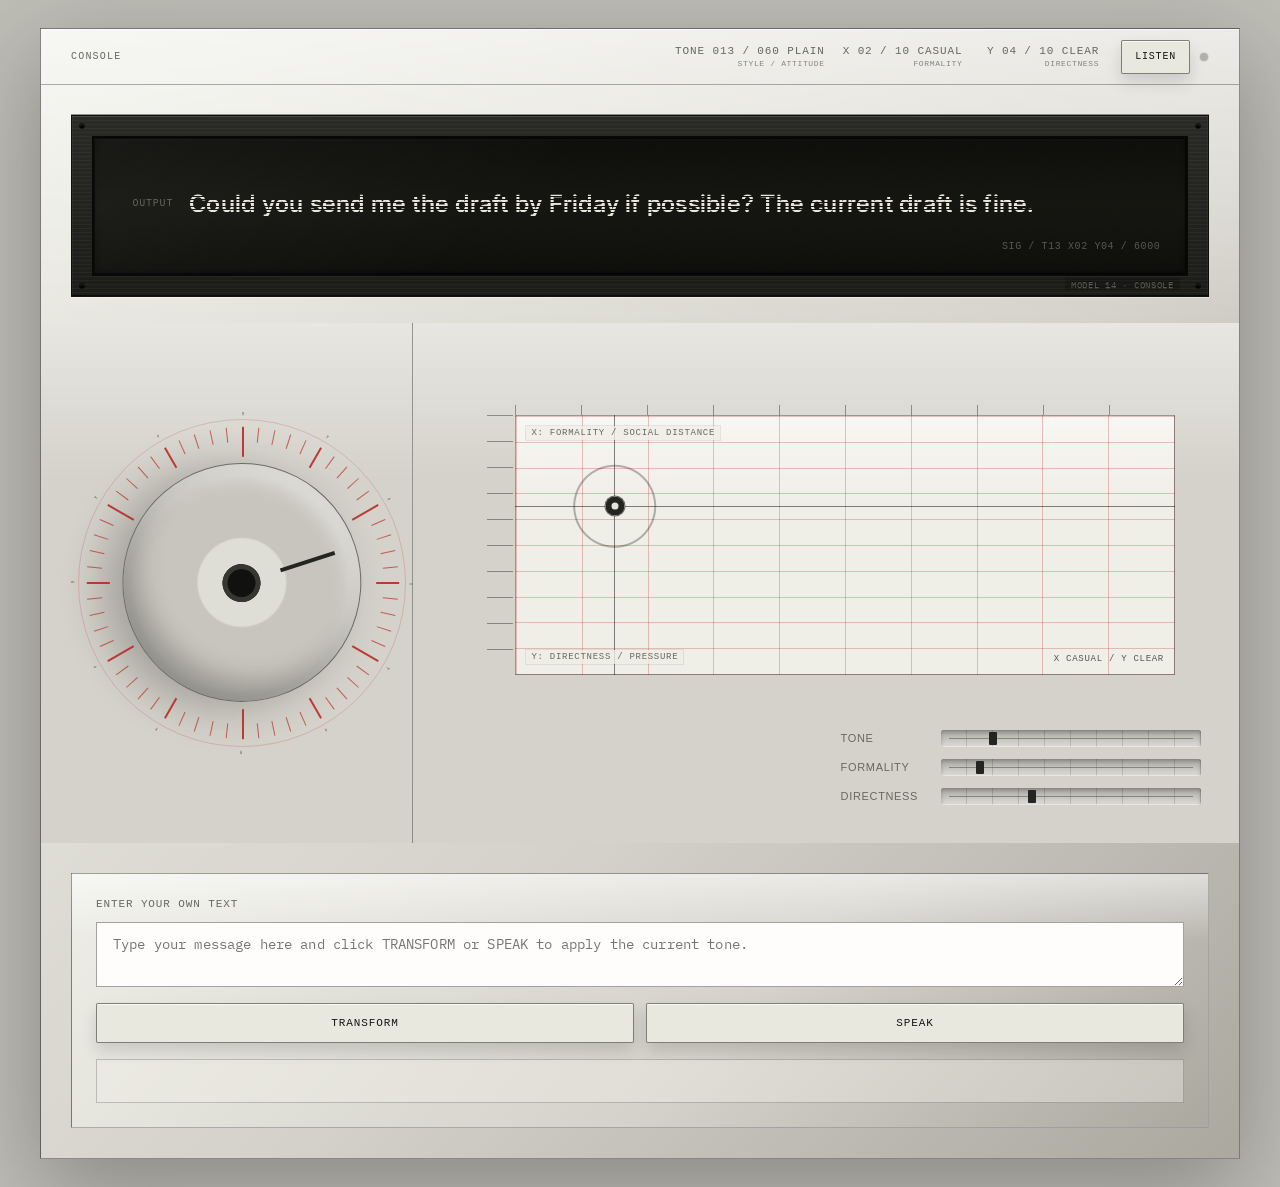
<file: consoleBert/netlify-drop/main.html>
<!doctype html>
<html lang="en">
  <head>
    <meta charset="utf-8" />
    <meta name="viewport" content="width=device-width, initial-scale=1" />
    <title>Console Prototype 14 - Striped LCD Grid</title>
    <link rel="preconnect" href="https://fonts.googleapis.com" />
    <link rel="preconnect" href="https://fonts.gstatic.com" crossorigin />
    <link
      href="https://fonts.googleapis.com/css2?family=IBM+Plex+Mono:wght@400;600&family=IBM+Plex+Sans+Condensed:wght@600&family=IBM+Plex+Serif:wght@600&family=Inter:wght@600&family=Newsreader:opsz,wght@6..72,600&family=Space+Grotesk:wght@600&display=swap"
      rel="stylesheet"
    />
    <style>
      :root {
        --base: #d4d2ca;
        --base-hi: #eeeeE7;
        --base-lo: #aaa89f;
        --ink: #151612;
        --graphite: #242520;
        --muted: #676861;
        --track: #9f9e95;
        --olive: #68745a;
        --accent: #b82f28;
        --accent-soft: rgba(184, 47, 40, 0.2);
        --display-bg: #0e0f0c;
        --display-text: #e8e6dd;
        --dial-angle: 72deg;
        --grid-x-pos: 15%;
        --grid-y-pos: 35%;
        --grid-cell-x: 10%;
        --grid-cell-y: 10%;
        --tone-value: 20%;
        --sentence-font: "IBM Plex Mono", monospace;
        --sentence-weight: 600;
        --sentence-tracking: 0.01em;
        --display-font-size: clamp(22px, 2.3vw, 33px);
      }

      * {
        box-sizing: border-box;
      }

      html,
      body {
        min-height: 100%;
        margin: 0;
        background: #bdbcb5;
        color: var(--ink);
        font-family: Arial, Helvetica, sans-serif;
      }

      body {
        min-height: 100vh;
        display: grid;
        place-items: center;
        padding: clamp(12px, 2.4vw, 28px);
      }

      button {
        font: inherit;
      }

      .plate-shell {
        width: min(1200px, 100%);
        min-height: min(760px, calc(100vh - 24px));
        display: grid;
        grid-template-rows: auto 1fr;
        border: 1px solid rgba(0, 0, 0, 0.44);
        background:
          linear-gradient(180deg, rgba(255, 255, 255, 0.52), transparent 26%),
          linear-gradient(135deg, var(--base-hi), var(--base) 58%, var(--base-lo));
        box-shadow: 0 30px 90px rgba(0, 0, 0, 0.28), inset 0 1px 0 rgba(255, 255, 255, 0.68);
      }

      .mobile-sticky {
        display: grid;
        grid-template-rows: auto auto;
      }

      .topbar {
        display: grid;
        grid-template-columns: auto 1fr auto;
        align-items: center;
        gap: 22px;
        min-height: 56px;
        padding: 0 clamp(18px, 2.4vw, 30px);
        border-bottom: 1px solid rgba(0, 0, 0, 0.3);
      }

      .brand,
      .mono {
        color: var(--muted);
        font-family: "Courier New", monospace;
        text-transform: uppercase;
      }

      .brand {
        font-size: 10px;
        letter-spacing: 0.12em;
      }

      .mono {
        font-size: 11px;
        letter-spacing: 0.08em;
      }

      .top-readout {
        display: grid;
        grid-template-columns: repeat(3, max-content);
        align-items: center;
        justify-content: end;
        gap: 18px;
        text-align: right;
        font-variant-numeric: tabular-nums;
      }

      .readout-item {
        display: grid;
        gap: 3px;
        min-width: 0;
      }

      .readout-item b {
        display: inline-block;
        font-weight: inherit;
        font-variant-numeric: tabular-nums;
        white-space: nowrap;
      }

      .readout-tone b {
        min-width: 19ch;
      }

      .readout-x b,
      .readout-y b {
        min-width: 18ch;
      }

      .readout-item small {
        color: var(--muted);
        font-size: 8px;
        letter-spacing: 0.08em;
        line-height: 1;
        opacity: 0.78;
      }

      .voice-control {
        display: inline-grid;
        grid-template-columns: auto 9px;
        align-items: center;
        gap: 10px;
      }

      .listen {
        min-height: 34px;
        border: 1px solid rgba(0, 0, 0, 0.46);
        border-radius: 2px;
        background: #e9e8df;
        color: var(--ink);
        padding: 0 13px;
        cursor: pointer;
        font-family: "Courier New", monospace;
        font-size: 10px;
        letter-spacing: 0.08em;
        text-transform: uppercase;
        box-shadow: inset 0 1px 0 rgba(255, 255, 255, 0.7), 0 8px 16px rgba(0, 0, 0, 0.13);
      }

      .listen:active {
        transform: translateY(1px);
      }

      .voice-dot {
        width: 8px;
        height: 8px;
        border-radius: 50%;
        background: var(--graphite);
        opacity: 0.28;
        box-shadow: 0 0 0 1px rgba(0, 0, 0, 0.26);
        transition: opacity 50ms linear, background-color 50ms linear;
      }

      .voice-dot.is-speaking {
        background: var(--accent);
        opacity: 0.95;
      }

      .voice-dot.is-error {
        background: #11120f;
        opacity: 0.72;
      }

      .sr-only {
        position: absolute;
        width: 1px;
        height: 1px;
        padding: 0;
        margin: -1px;
        overflow: hidden;
        clip: rect(0, 0, 0, 0);
        white-space: nowrap;
        border: 0;
      }

      .display-panel {
        position: relative;
        min-width: 0;
        height: clamp(146px, 14.2vw, 190px);
        margin: clamp(18px, 2.4vw, 30px);
        margin-bottom: clamp(16px, 2.2vw, 26px);
        padding: clamp(14px, 1.7vw, 20px);
        border: 1px solid rgba(0, 0, 0, 0.62);
        border-radius: 0;
        background:
          repeating-linear-gradient(180deg, rgba(255, 255, 255, 0.04) 0 1px, transparent 1px 4px),
          linear-gradient(180deg, #2a2b27, #1c1d19);
        box-shadow:
          0 1px 0 rgba(255, 255, 255, 0.4),
          0 -1px 0 rgba(0, 0, 0, 0.4),
          inset 0 1px 0 rgba(255, 255, 255, 0.08),
          inset 0 -1px 0 rgba(0, 0, 0, 0.72),
          inset 0 0 0 1px rgba(255, 255, 255, 0.035);
        overflow: hidden;
      }

      .mount-dot {
        position: absolute;
        z-index: 3;
        width: 4px;
        height: 4px;
        border-radius: 50%;
        background: #080906;
        box-shadow:
          0 0 0 1px rgba(0, 0, 0, 0.58),
          inset 0 1px 1px rgba(255, 255, 255, 0.12),
          inset 0 -2px 2px rgba(0, 0, 0, 0.92);
        pointer-events: none;
      }

      .mount-dot.nw {
        left: 8px;
        top: 8px;
      }

      .mount-dot.ne {
        right: 8px;
        top: 8px;
      }

      .mount-dot.sw {
        left: 8px;
        bottom: 8px;
      }

      .mount-dot.se {
        right: 8px;
        bottom: 8px;
      }

      .frame-label {
        position: absolute;
        right: clamp(20px, 2.2vw, 30px);
        bottom: clamp(4px, 0.45vw, 7px);
        z-index: 4;
        padding: 2px 6px 1px;
        background: rgba(0, 0, 0, 0.2);
        color: rgba(232, 230, 221, 0.3);
        font-family: "IBM Plex Mono", "Courier New", monospace;
        font-size: clamp(8px, 0.72vw, 9px);
        letter-spacing: 0.08em;
        line-height: 1;
        text-shadow: 0 1px 0 rgba(255, 255, 255, 0.08), 0 -1px 0 rgba(0, 0, 0, 0.5);
        text-transform: uppercase;
        white-space: nowrap;
      }

      .display-inner {
        position: relative;
        min-width: 0;
        height: 100%;
        display: grid;
        grid-template-columns: max-content minmax(0, 1fr);
        align-items: center;
        column-gap: clamp(10px, 1.4vw, 16px);
        padding: clamp(20px, 2.5vw, 30px) clamp(84px, 10vw, 140px) clamp(22px, 2.8vw, 34px) clamp(24px, 3vw, 40px);
        border: 2px solid #080906;
        background: linear-gradient(180deg, #0c0d0a 0%, #13140f 50%, #0c0d0a 100%);
        box-shadow:
          inset 0 0 0 1px rgba(0, 0, 0, 0.86),
          inset 0 2px 3px rgba(255, 255, 255, 0.025),
          inset 0 -2px 5px rgba(0, 0, 0, 0.5);
        overflow: hidden;
      }

      .display-inner::before {
        position: absolute;
        inset: 0;
        content: "";
        pointer-events: none;
        z-index: 1;
        background: linear-gradient(135deg, rgba(255, 255, 255, 0.04), transparent 40%);
      }

      .display-inner::after {
        position: absolute;
        inset: 0;
        content: "";
        pointer-events: none;
        z-index: 1;
        opacity: 0.04;
        background-image: url("data:image/svg+xml,%3Csvg xmlns='http://www.w3.org/2000/svg' viewBox='0 0 160 80'%3E%3Cfilter id='n'%3E%3CfeTurbulence type='fractalNoise' baseFrequency='.92' numOctaves='2' stitchTiles='stitch'/%3E%3C/filter%3E%3Crect width='160' height='80' filter='url(%23n)' opacity='.5'/%3E%3C/svg%3E");
        background-size: 160px 80px;
        mix-blend-mode: screen;
      }

      .mount-label {
        position: relative;
        z-index: 2;
        min-width: 0;
        color: var(--display-text);
        font-family: "Courier New", monospace;
        font-size: clamp(9px, 0.85vw, 10px);
        letter-spacing: 0.08em;
        line-height: 1;
        opacity: 0.35;
        text-transform: uppercase;
        white-space: nowrap;
      }

      .display-sentence {
        position: relative;
        z-index: 2;
        min-width: 0;
        margin: 0;
        color: transparent;
        font-family: var(--sentence-font);
        font-size: var(--display-font-size);
        font-weight: var(--sentence-weight);
        letter-spacing: var(--sentence-tracking);
        line-height: 1.2;
        background-image: repeating-linear-gradient(
          to bottom,
          var(--display-text) 0,
          var(--display-text) 0.1em,
          transparent 0.1em,
          transparent 0.14em
        );
        background-clip: text;
        -webkit-background-clip: text;
        -webkit-text-fill-color: transparent;
        white-space: nowrap;
        text-align: left;
      }

      @supports not ((background-clip: text) or (-webkit-background-clip: text)) {
        .display-sentence {
          color: var(--display-text);
          background-image: none;
          -webkit-text-fill-color: var(--display-text);
        }
      }

      .display-id {
        position: absolute;
        right: clamp(18px, 2vw, 28px);
        bottom: clamp(14px, 1.8vw, 22px);
        z-index: 2;
        color: rgba(232, 230, 221, 0.32);
        font-family: "Courier New", monospace;
        font-size: 10px;
        letter-spacing: 0.06em;
        text-transform: uppercase;
        white-space: nowrap;
      }

      .body {
        display: grid;
        grid-template-columns: minmax(310px, 0.62fr) minmax(520px, 1.38fr);
        gap: 1px;
        background: rgba(0, 0, 0, 0.34);
      }

      .dial-bay,
      .field-bay {
        position: relative;
        background:
          linear-gradient(180deg, rgba(255, 255, 255, 0.45), transparent 30%),
          var(--base);
        overflow: hidden;
      }

      .dial-bay {
        display: grid;
        place-items: center;
        padding: clamp(18px, 2.4vw, 30px);
      }

      .dial-stage {
        display: grid;
        place-items: center;
      }

      .dial-wrap {
        position: relative;
        width: min(342px, 76vw);
        aspect-ratio: 1;
        display: grid;
        place-items: center;
      }

      .dial-wrap::before {
        position: absolute;
        inset: 0;
        content: "";
        border-radius: 50%;
        background:
          repeating-conic-gradient(rgba(0, 0, 0, 0.26) 0 0.6deg, transparent 0.6deg 30deg),
          radial-gradient(circle, transparent 0 66%, rgba(0, 0, 0, 0.18) 67% 68%, transparent 69%);
        -webkit-mask-image: radial-gradient(circle, transparent 0 69%, #000 70%);
        mask-image: radial-gradient(circle, transparent 0 69%, #000 70%);
      }

      .dial-grid {
        position: absolute;
        inset: 2%;
        z-index: 3;
        border-radius: 50%;
        pointer-events: none;
      }

      .dial-grid::before {
        position: absolute;
        inset: 0;
        content: "";
        border: 1px solid var(--accent-soft);
        border-radius: 50%;
      }

      .dial-grid .tick {
        position: absolute;
        left: 50%;
        top: 50%;
        width: 1px;
        height: 15px;
        background: var(--accent);
        opacity: 0.72;
        transform-origin: 50% 0;
      }

      .dial-grid .tick.major {
        width: 2px;
        height: 23px;
        opacity: 0.92;
      }

      .dial-grid .tick.decade {
        height: 30px;
      }

      .dial {
        position: relative;
        z-index: 2;
        width: 70%;
        aspect-ratio: 1;
        border: 1px solid rgba(0, 0, 0, 0.42);
        border-radius: 50%;
        background:
          radial-gradient(circle at 38% 30%, rgba(255, 255, 255, 0.72), transparent 0 20%),
          radial-gradient(circle, #dfded6 0 26%, #c7c5bd 27% 64%, #89877f 100%);
        box-shadow:
          inset 9px 12px 20px rgba(255, 255, 255, 0.48),
          inset -14px -18px 26px rgba(0, 0, 0, 0.24),
          0 20px 44px rgba(0, 0, 0, 0.24);
        transform: rotate(var(--dial-angle));
        cursor: grab;
        touch-action: none;
      }

      .dial:active {
        cursor: grabbing;
      }

      .dial:focus-visible,
      .field:focus-visible,
      .listen:focus-visible {
        outline: 2px solid var(--accent);
        outline-offset: 5px;
      }

      .dial::before {
        position: absolute;
        left: calc(50% - 2px);
        top: 9%;
        width: 4px;
        height: 24%;
        content: "";
        background: var(--graphite);
      }

      .dial::after {
        position: absolute;
        inset: 42%;
        content: "";
        border-radius: 50%;
        background: #11120f;
        box-shadow: inset 0 0 0 5px #363730;
      }

      .field-bay {
        min-height: 520px;
        padding: clamp(22px, 3vw, 42px);
      }

      .field {
        position: absolute;
        inset: clamp(62px, 8vw, 92px) clamp(38px, 5vw, 64px) clamp(136px, 16vw, 168px) clamp(76px, 8vw, 104px);
        border: 1px solid rgba(0, 0, 0, 0.36);
        background:
          radial-gradient(circle at var(--grid-x-pos) var(--grid-y-pos), transparent 0 39px, rgba(0, 0, 0, 0.28) 40px 41px, transparent 42px),
          radial-gradient(circle at var(--grid-x-pos) var(--grid-y-pos), #151612 0 3px, transparent 4px),
          linear-gradient(90deg, transparent calc(var(--grid-x-pos) - 0.5px), rgba(0, 0, 0, 0.48) calc(var(--grid-x-pos) - 0.5px) calc(var(--grid-x-pos) + 0.5px), transparent calc(var(--grid-x-pos) + 0.5px)),
          linear-gradient(transparent calc(var(--grid-y-pos) - 0.5px), rgba(0, 0, 0, 0.48) calc(var(--grid-y-pos) - 0.5px) calc(var(--grid-y-pos) + 0.5px), transparent calc(var(--grid-y-pos) + 0.5px)),
          repeating-linear-gradient(90deg, rgba(184, 47, 40, 0.28) 0 1px, transparent 1px var(--grid-cell-x)),
          repeating-linear-gradient(rgba(184, 47, 40, 0.28) 0 1px, transparent 1px var(--grid-cell-y)),
          linear-gradient(180deg, rgba(255, 255, 255, 0.5), transparent 34%),
          #efeee7;
        cursor: grab;
        touch-action: none;
      }

      .field-axis,
      .field-current {
        position: absolute;
        z-index: 2;
        color: rgba(21, 22, 18, 0.62);
        font-family: "Courier New", monospace;
        font-size: 9px;
        letter-spacing: 0.08em;
        line-height: 1;
        pointer-events: none;
        text-transform: uppercase;
      }

      .field-axis {
        padding: 3px 5px 2px;
        background: rgba(239, 238, 231, 0.76);
        box-shadow: 0 0 0 1px rgba(21, 22, 18, 0.08);
      }

      .field-axis-x {
        left: 10px;
        top: 10px;
      }

      .field-axis-y {
        left: 10px;
        bottom: 10px;
      }

      .field-current {
        right: 10px;
        bottom: 10px;
        max-width: calc(100% - 20px);
        color: rgba(21, 22, 18, 0.7);
        text-align: right;
        white-space: nowrap;
      }

      .field.is-dragging {
        cursor: grabbing;
      }

      .reticle {
        position: absolute;
        left: var(--grid-x-pos);
        top: var(--grid-y-pos);
        width: 21px;
        height: 21px;
        border: 1px solid rgba(0, 0, 0, 0.54);
        border-radius: 50%;
        background: #e5e4dc;
        transform: translate(-50%, -50%);
        box-shadow: inset 0 0 0 6px var(--graphite);
        pointer-events: none;
      }

      .ticks-x,
      .ticks-y {
        position: absolute;
        pointer-events: none;
      }

      .ticks-x {
        left: clamp(76px, 8vw, 104px);
        right: clamp(38px, 5vw, 64px);
        top: clamp(54px, 7vw, 82px);
        height: 26px;
        background: repeating-linear-gradient(90deg, rgba(0, 0, 0, 0.36) 0 1px, transparent 1px var(--grid-cell-x));
      }

      .ticks-y {
        left: clamp(48px, 6vw, 74px);
        top: clamp(62px, 8vw, 92px);
        bottom: clamp(136px, 16vw, 168px);
        width: 26px;
        background: repeating-linear-gradient(rgba(0, 0, 0, 0.36) 0 1px, transparent 1px var(--grid-cell-y));
      }

      .gauges {
        position: absolute;
        right: clamp(22px, 3vw, 40px);
        bottom: clamp(22px, 3vw, 38px);
        width: min(360px, calc(100% - 44px));
        display: grid;
        gap: 12px;
      }

      .gauge {
        display: grid;
        grid-template-columns: 88px 1fr;
        gap: 12px;
        align-items: center;
        color: var(--muted);
        font-size: 11px;
        letter-spacing: 0.06em;
        text-transform: uppercase;
      }

      .slot {
        position: relative;
        height: 17px;
        border-radius: 2px;
        background:
          repeating-linear-gradient(90deg, transparent 0 calc(10% - 1px), rgba(0, 0, 0, 0.14) calc(10% - 1px) 10%),
          linear-gradient(180deg, rgba(0, 0, 0, 0.2), rgba(255, 255, 255, 0.26));
        box-shadow: inset 0 2px 4px rgba(0, 0, 0, 0.25), inset 0 -1px 0 rgba(255, 255, 255, 0.55);
      }

      .slot::before {
        position: absolute;
        left: 8px;
        right: 8px;
        top: 8px;
        height: 1px;
        content: "";
        background: var(--olive);
        opacity: 0.72;
      }

      .cursor {
        position: absolute;
        top: 2px;
        left: var(--value);
        width: 8px;
        height: 13px;
        border-radius: 1px;
        background: var(--graphite);
        transform: translateX(-50%);
      }

      @media (max-width: 980px) {
        body {
          padding: 0;
          place-items: stretch;
        }

        .plate-shell {
          min-height: 100vh;
          width: 100vw;
          max-width: 100vw;
          min-width: 0;
        }

        .mobile-sticky {
          position: sticky;
          top: 0;
          z-index: 20;
          background:
            linear-gradient(180deg, rgba(255, 255, 255, 0.52), transparent 26%),
            linear-gradient(135deg, var(--base-hi), var(--base) 58%, var(--base-lo));
          box-shadow: 0 12px 28px rgba(0, 0, 0, 0.22);
        }

        .topbar {
          grid-template-columns: minmax(0, 1fr) auto;
          gap: 12px;
          row-gap: 10px;
          padding-top: 14px;
          padding-bottom: 12px;
        }

        .top-readout {
          grid-column: 1 / -1;
          grid-row: 2;
          min-width: 0;
          max-width: 100%;
          min-height: 2.35rem;
          grid-template-columns: repeat(3, minmax(0, 1fr));
          align-items: start;
          gap: 12px;
          justify-content: start;
          text-align: left;
          font-size: 10px;
        }

        .readout-item {
          min-height: 1.85rem;
        }

        .readout-item b {
          min-width: 0;
          width: 100%;
          overflow: hidden;
          text-overflow: clip;
        }

        .voice-control {
          justify-self: end;
        }

        .listen {
          min-height: 32px;
          padding: 0 10px;
        }

        .display-panel {
          margin: 14px;
          min-width: 0;
          height: clamp(148px, 24vw, 178px);
          padding: 14px;
        }

        .display-inner {
          padding: 24px clamp(74px, 14vw, 110px) 24px clamp(18px, 5vw, 30px);
          column-gap: 10px;
        }

        .display-id {
          right: clamp(14px, 3vw, 20px);
          bottom: 10px;
        }

        .body {
          grid-template-columns: 1fr;
          min-width: 0;
        }

        .dial-bay {
          min-height: 360px;
          min-width: 0;
        }

        .field-bay {
          min-height: 560px;
          min-width: 0;
        }

        .field-axis,
        .field-current {
          font-size: 8px;
        }
      }

      @media (max-width: 540px) {
        .top-readout {
          min-height: 4.2rem;
          grid-template-columns: 1fr 1fr;
          gap: 8px 10px;
          font-size: 8.75px;
          letter-spacing: 0.02em;
        }

        .readout-tone {
          grid-column: 1 / -1;
        }

        .readout-item small {
          letter-spacing: 0.04em;
        }

        .display-inner {
          grid-template-columns: 1fr;
          align-content: center;
          row-gap: 7px;
          padding: 24px 18px 36px 36px;
        }

        .display-sentence {
          max-height: 3.6em;
          overflow: hidden;
          white-space: normal;
        }

        .display-id {
          font-size: 9px;
        }

        .field-axis,
        .field-current {
          font-size: 7.5px;
          letter-spacing: 0.04em;
          line-height: 1.05;
        }

        .field-axis {
          max-width: calc(100% - 20px);
          padding: 3px 4px 2px;
        }

        .field-axis-y {
          bottom: 31px;
        }

        .field-current {
          right: 8px;
          bottom: 8px;
          max-width: calc(100% - 16px);
          padding: 3px 4px 2px;
          background: rgba(239, 238, 231, 0.82);
          box-shadow: 0 0 0 1px rgba(21, 22, 18, 0.08);
        }
      }

      .custom-input-panel {
        margin: clamp(18px, 2.4vw, 30px);
        padding: clamp(16px, 2vw, 24px);
        border: 1px solid rgba(0, 0, 0, 0.3);
        background:
          linear-gradient(180deg, rgba(255, 255, 255, 0.52), transparent 26%),
          linear-gradient(135deg, var(--base-hi), var(--base) 58%, var(--base-lo));
      }

      .custom-input-label {
        display: block;
        margin-bottom: 12px;
        color: var(--muted);
        font-family: "Courier New", monospace;
        font-size: 11px;
        letter-spacing: 0.08em;
        text-transform: uppercase;
      }

      .custom-input-field {
        width: 100%;
        min-height: 44px;
        padding: 12px 16px;
        border: 1px solid rgba(0, 0, 0, 0.36);
        background: #fefdfb;
        color: var(--ink);
        font-family: "IBM Plex Mono", monospace;
        font-size: 14px;
        letter-spacing: 0.01em;
        line-height: 1.4;
        resize: vertical;
        margin-bottom: 12px;
      }

      .custom-input-field:focus {
        outline: 2px solid var(--accent);
        outline-offset: 2px;
      }

      .custom-buttons {
        display: grid;
        grid-template-columns: 1fr 1fr;
        gap: 12px;
      }

      .custom-button {
        min-height: 40px;
        border: 1px solid rgba(0, 0, 0, 0.46);
        border-radius: 2px;
        background: #e9e8df;
        color: var(--ink);
        padding: 0 16px;
        cursor: pointer;
        font-family: "Courier New", monospace;
        font-size: 11px;
        letter-spacing: 0.08em;
        text-transform: uppercase;
        box-shadow: inset 0 1px 0 rgba(255, 255, 255, 0.7), 0 8px 16px rgba(0, 0, 0, 0.13);
      }

      .custom-button:active {
        transform: translateY(1px);
      }

      .custom-button:disabled {
        opacity: 0.6;
        cursor: not-allowed;
      }

      .custom-output {
        margin-top: 16px;
        padding: 12px 16px;
        border: 1px solid rgba(0, 0, 0, 0.2);
        background: rgba(239, 238, 231, 0.4);
        color: var(--ink);
        font-family: "IBM Plex Mono", monospace;
        font-size: 13px;
        letter-spacing: 0.01em;
        line-height: 1.4;
        min-height: 44px;
        white-space: pre-wrap;
        word-wrap: break-word;
      }
    </style>
  </head>
  <body>
    <main class="plate-shell" aria-label="Console prototype 14 striped LCD grid">
      <div class="mobile-sticky">
        <header class="topbar">
          <div class="brand">console</div>
          <div class="top-readout mono" aria-label="state readout">
            <span class="readout-item readout-tone">
              <b id="topTone">TONE 013 / 060 PLAIN</b>
              <small>STYLE / ATTITUDE</small>
            </span>
            <span class="readout-item readout-x">
              <b id="topX">X 02 / 10 CASUAL</b>
              <small>FORMALITY</small>
            </span>
            <span class="readout-item readout-y">
              <b id="topY">Y 04 / 10 CLEAR</b>
              <small>DIRECTNESS</small>
            </span>
          </div>
          <div class="voice-control">
            <button class="listen" id="speakButton" type="button" aria-label="Play sentence">LISTEN</button>
            <span class="voice-dot" id="voiceDot" aria-hidden="true"></span>
            <span class="sr-only" id="voiceStatus" aria-live="polite">Idle</span>
          </div>
        </header>

        <section class="display-panel" aria-label="sentence display">
          <span class="mount-dot nw" aria-hidden="true"></span>
          <span class="mount-dot ne" aria-hidden="true"></span>
          <span class="mount-dot sw" aria-hidden="true"></span>
          <span class="mount-dot se" aria-hidden="true"></span>
          <span class="frame-label" aria-hidden="true">MODEL 14 &middot; CONSOLE</span>
          <div class="display-inner">
            <span class="mount-label">OUTPUT</span>
            <p class="display-sentence" id="sentence" aria-live="polite"></p>
            <span class="display-id" id="displayId">SIG / T13 X2 Y4 / 6000</span>
          </div>
        </section>
      </div>

      <section class="body">
        <aside class="dial-bay" aria-label="tone control">
          <div class="dial-stage">
            <div class="dial-wrap">
              <div class="dial-grid" id="dialGrid" aria-hidden="true"></div>
              <button
                class="dial"
                id="dial"
                type="button"
                role="slider"
                aria-label="Tone family dial with 60 fixed steps"
                aria-valuemin="1"
                aria-valuemax="60"
                aria-valuenow="13"
              ></button>
            </div>
          </div>
        </aside>

        <section class="field-bay" aria-label="grid control">
          <div class="ticks-x" aria-hidden="true"></div>
          <div class="ticks-y" aria-hidden="true"></div>
          <div
            class="field"
            id="field"
            tabindex="0"
            role="slider"
            aria-label="Sentence grid position"
            aria-valuetext="X 2 of 10, Y 4 of 10"
          >
            <div class="field-axis field-axis-x">X: FORMALITY / SOCIAL DISTANCE</div>
            <div class="field-axis field-axis-y">Y: DIRECTNESS / PRESSURE</div>
            <div class="field-current" id="fieldCurrent">X CASUAL / Y CLEAR</div>
            <div class="reticle"></div>
          </div>
          <div class="gauges" aria-label="instrument gauges">
            <div class="gauge">
              <span>tone</span>
              <div class="slot"><i class="cursor" style="--value: var(--tone-value)"></i></div>
            </div>
            <div class="gauge">
              <span>formality</span>
              <div class="slot"><i class="cursor" style="--value: var(--grid-x-pos)"></i></div>
            </div>
            <div class="gauge">
              <span>directness</span>
              <div class="slot"><i class="cursor" style="--value: var(--grid-y-pos)"></i></div>
            </div>
          </div>
        </section>
      </section>

      <section class="custom-input-panel" aria-label="custom text transform">
        <label class="custom-input-label">Enter your own text</label>
        <textarea
          class="custom-input-field"
          id="customInput"
          placeholder="Type your message here and click TRANSFORM or SPEAK to apply the current tone."
          aria-label="Custom text input"
        ></textarea>
        <div class="custom-buttons">
          <button class="custom-button" id="transformButton" type="button" aria-label="Transform text using BERT">TRANSFORM</button>
          <button class="custom-button" id="speakCustomButton" type="button" aria-label="Speak the custom text">SPEAK</button>
        </div>
        <div class="custom-output" id="customOutput" aria-live="polite" aria-label="Transformed output"></div>
      </section>
    </main>

    <script>
      const GRID_X_STEPS = 10;
      const GRID_Y_STEPS = 10;
      const MATRIX_TOTAL = 60 * GRID_X_STEPS * GRID_Y_STEPS;

      const root = document.documentElement;
      const dial = document.getElementById("dial");
      const dialGrid = document.getElementById("dialGrid");
      const field = document.getElementById("field");
      const sentenceEl = document.getElementById("sentence");
      const displayId = document.getElementById("displayId");
      const speakButton = document.getElementById("speakButton");
      const voiceDot = document.getElementById("voiceDot");
      const voiceStatus = document.getElementById("voiceStatus");
      const topTone = document.getElementById("topTone");
      const topX = document.getElementById("topX");
      const topY = document.getElementById("topY");
      const fieldCurrent = document.getElementById("fieldCurrent");
      const customInput = document.getElementById("customInput");
      const transformButton = document.getElementById("transformButton");
      const speakCustomButton = document.getElementById("speakCustomButton");
      const customOutput = document.getElementById("customOutput");

      function getToneName(index) {
        const families = ["dry", "plain", "warm", "firm", "bright", "low"];
        return families[Math.floor(index / 10)];
      }

      async function transformCustomText() {
        const text = customInput.value.trim();
        if (!text) { customOutput.textContent = "(empty input)"; return; }
        transformButton.disabled = true;
        customOutput.textContent = "Transforming...";
        try {
          const res = await fetch("https://console-1k2w.onrender.com/transform", {
            method: "POST",
            headers: { "Content-Type": "application/json" },
            body: JSON.stringify({ text, tone: getToneName(toneIndex), x: gridXIndex, y: gridYIndex })
          });
          if (!res.ok) { const err = await res.json().catch(() => ({})); customOutput.textContent = `Error: ${err.detail || res.statusText}`; return; }
          const result = await res.json();
          customOutput.textContent = result.text || text;
        } catch (e) {
          customOutput.textContent = `Server not running — start consoleBert (port 8000)`;
        } finally {
          transformButton.disabled = false;
        }
      }

      async function speakCustom() {
        const outputText = customOutput.textContent.trim();
        const isOutputError = !outputText || outputText.startsWith("(") || outputText.startsWith("Error") || outputText.startsWith("Server");
        const textToSpeak = isOutputError ? customInput.value.trim() : outputText;
        if (!textToSpeak) return;

        speakCustomButton.disabled = true;
        setVoiceState("speaking");
        customOutput.textContent = "Speaking...";

        try {
          const res = await fetch("https://console-1k2w.onrender.com/tts", {
            method: "POST",
            headers: { "Content-Type": "application/json" },
            body: JSON.stringify({ text: textToSpeak, tone: getToneName(toneIndex) })
          });

          if (res.ok) {
            const blob = await res.blob();
            const audioUrl = URL.createObjectURL(blob);
            const audio = new Audio(audioUrl);
            audio.onended = () => {
              URL.revokeObjectURL(audioUrl);
              setVoiceState("idle");
              speakCustomButton.disabled = false;
              customOutput.textContent = textToSpeak;
            };
            audio.onerror = (e) => {
              URL.revokeObjectURL(audioUrl);
              customOutput.textContent = `Audio playback error: ${e.message || "unknown"}`;
              speakCustomButton.disabled = false;
              setVoiceState("idle");
            };
            audio.play();
            return;
          }

          const err = await res.json().catch(() => ({}));
          customOutput.textContent = `TTS error ${res.status}: ${err.detail || res.statusText}`;
          speakCustomButton.disabled = false;
          setVoiceState("idle");
        } catch (e) {
          customOutput.textContent = `TTS network error: ${e.message}`;
          speakCustomButton.disabled = false;
          setVoiceState("idle");
        }
      }

      function speakWithWebSpeech(text) {
        customOutput.textContent = text;
        if (!("speechSynthesis" in window)) { setVoiceState("error"); speakCustomButton.disabled = false; return; }
        const tone = toneFamily();
        window.speechSynthesis.cancel();
        const utterance = new SpeechSynthesisUtterance(text);
        utterance.lang = "en-US";
        utterance.rate = tone.rate + (toneIndex % 10) * 0.006;
        utterance.pitch = tone.pitch + (gridYIndex - (GRID_Y_STEPS - 1) / 2) * 0.04;
        utterance.onstart = () => setVoiceState("speaking");
        utterance.onend = () => { setVoiceState("idle"); speakCustomButton.disabled = false; };
        utterance.onerror = () => { setVoiceState("error"); speakCustomButton.disabled = false; };
        window.speechSynthesis.speak(utterance);
      }

      transformButton.addEventListener("click", transformCustomText);
      speakCustomButton.addEventListener("click", speakCustom);

      const formalityAxis = [
        {
          label: "CLOSE",
          ask: "Can you send me {item} {time}",
          tell: "Send me {item} {time}",
          question: true
        },
        {
          label: "CASUAL",
          ask: "Could you send me {item} {time}",
          tell: "Please send me {item} {time}",
          question: true
        },
        {
          label: "RELAXED",
          ask: "Could you please send me {item} {time}",
          tell: "Please send me {item} {time}",
          question: true
        },
        {
          label: "NEUTRAL",
          ask: "Please send me {item} {time}",
          tell: "Please send me {item} {time}",
          question: false
        },
        {
          label: "CLEAR",
          ask: "Please send {item} to me {time}",
          tell: "Please send {item} to me {time}",
          question: false
        },
        {
          label: "COURTEOUS",
          ask: "Would you please send {item} to me {time}",
          tell: "Please send {item} to me {time}",
          question: true
        },
        {
          label: "POLISHED",
          ask: "Could you please send {item} to me {time}",
          tell: "Please send {item} to me {time}",
          question: true
        },
        {
          label: "FORMAL",
          ask: "Would you be able to send {item} to me {time}",
          tell: "Please send {item} to me {time}",
          question: true
        },
        {
          label: "DISTANT",
          ask: "Please arrange to send {item} to me {time}",
          tell: "Please arrange to send {item} to me {time}",
          question: false
        },
        {
          label: "OFFICIAL",
          ask: "Please ensure {item} is sent to me {time}",
          tell: "Please ensure {item} is sent to me {time}",
          question: false
        }
      ];

      const directnessAxis = [
        { label: "OPEN", time: "when you have a moment", force: 0 },
        { label: "SOFT", time: "when you can", force: 1 },
        { label: "EASY", time: "this week", force: 2 },
        { label: "CLEAR", time: "by Friday if possible", force: 3 },
        { label: "DIRECT", time: "by Friday", force: 4 },
        { label: "PUSHED", time: "by Friday morning", force: 5 },
        { label: "PRESSING", time: "before the review", force: 6 },
        { label: "URGENT", time: "by noon Friday", force: 7 },
        { label: "STRICT", time: "before Friday closes", force: 8 },
        { label: "NO LATER", time: "by Friday, no later", force: 9 }
      ];

      const toneClosers = {
        dry: [
          "Draft only.",
          "No context needed.",
          "Use the latest version.",
          "Keep it brief.",
          "Send the file.",
          "No cover note.",
          "Plain copy is fine.",
          "Just the draft.",
          "Attach the file.",
          "End there."
        ],
        plain: [
          "That works.",
          "Please confirm.",
          "The current draft is fine.",
          "Send the latest version.",
          "A short note is enough.",
          "No extra formatting needed.",
          "Please include the file.",
          "Use the shared version.",
          "That should cover it.",
          "That will be enough."
        ],
        warm: [
          "Thanks.",
          "I appreciate it.",
          "That would help.",
          "Thank you.",
          "I would appreciate it.",
          "Thanks for making room for it.",
          "That would really help.",
          "Thank you for prioritizing it.",
          "I appreciate you handling it.",
          "Thanks for taking care of it."
        ],
        firm: [
          "I need it for the next step.",
          "Please prioritize it.",
          "I am counting on it.",
          "This needs to stay on track.",
          "Please make this the priority.",
          "I need it to move forward.",
          "Please treat this as time-sensitive.",
          "This is the deadline.",
          "Please do not let this slip.",
          "No later than that."
        ],
        bright: [
          "That would be great.",
          "Thanks so much.",
          "Perfect, thanks.",
          "That would be a big help.",
          "Really appreciate it.",
          "Great if you can.",
          "Thanks, that keeps us moving.",
          "That would be excellent.",
          "Appreciate the quick turn.",
          "Thanks for jumping on it."
        ],
        low: [
          "No rush beyond that.",
          "Keep it simple.",
          "That is enough.",
          "Steady is fine.",
          "No extra polish needed.",
          "Just the draft is fine.",
          "Please keep it focused.",
          "I only need the draft.",
          "Keep the handoff quiet.",
          "That closes the loop."
        ]
      };

      const toneFamilies = [
        {
          name: "dry",
          label: "DRY",
          font: '"IBM Plex Mono", monospace',
          weight: 600,
          tracking: "0.01em",
          rate: 0.84,
          pitch: 0.82
        },
        {
          name: "plain",
          label: "PLAIN",
          font: '"Inter", Arial, sans-serif',
          weight: 600,
          tracking: "0.01em",
          rate: 0.9,
          pitch: 0.9
        },
        {
          name: "warm",
          label: "WARM",
          font: '"Newsreader", Georgia, serif',
          weight: 600,
          tracking: "0.01em",
          rate: 0.94,
          pitch: 1
        },
        {
          name: "firm",
          label: "FIRM",
          font: '"IBM Plex Sans Condensed", Arial Narrow, sans-serif',
          weight: 600,
          tracking: "0.01em",
          rate: 0.88,
          pitch: 0.86
        },
        {
          name: "bright",
          label: "BRIGHT",
          font: '"Space Grotesk", Arial, sans-serif',
          weight: 600,
          tracking: "0.01em",
          rate: 0.98,
          pitch: 1.06
        },
        {
          name: "low",
          label: "LOW",
          font: '"IBM Plex Serif", Georgia, serif',
          weight: 600,
          tracking: "0.01em",
          rate: 0.8,
          pitch: 0.76
        }
      ];

      let toneIndex = 12;
      let gridXIndex = 1;
      let gridYIndex = 3;
      let draggingDial = false;
      let draggingField = false;
      let fitFrame = 0;

      function pad(value, width = 2) {
        return String(Math.round(value)).padStart(width, "0");
      }

      function clamp(value, min, max) {
        return Math.max(min, Math.min(max, value));
      }

      function clampIndex(value, steps) {
        return clamp(Math.round(value), 0, steps - 1);
      }

      function cellCenter(index, steps) {
        return ((index + 0.5) / steps) * 100;
      }

      function snapIndexFromPointer(clientValue, rectStart, rectSize, steps) {
        const ratio = clamp((clientValue - rectStart) / rectSize, 0, 1);
        return clampIndex(ratio * steps - 0.5, steps);
      }

      function toneFamily(index = toneIndex) {
        return toneFamilies[Math.min(toneFamilies.length - 1, Math.floor(index / 10))];
      }

      function fillTemplate(template, values) {
        return template.replace(/\{item\}/g, values.item).replace(/\{time\}/g, values.time);
      }

      function finishSentence(text, question = false) {
        const clean = text.replace(/\s+/g, " ").trim();
        return `${clean}${question ? "?" : "."}`;
      }

      function sentence(t, x, y) {
        const tone = toneFamily(t);
        const step = t % 10;
        const formality = formalityAxis[x];
        const directness = directnessAxis[y];
        const values = {
          item: "the draft",
          time: directness.time
        };
        const highPressure = directness.force >= 7;
        const mediumPressure = directness.force >= 4;
        const closer = toneClosers[tone.name][step];
        let line = "";

        if (tone.name === "dry") {
          line = finishSentence(fillTemplate(mediumPressure ? formality.tell : formality.ask, values), false);
        } else if (tone.name === "warm") {
          line = finishSentence(fillTemplate(highPressure ? formality.tell : formality.ask, values), !highPressure && formality.question);
        } else if (tone.name === "firm") {
          line = finishSentence(fillTemplate(formality.tell, values), false);
        } else if (tone.name === "bright") {
          line = finishSentence(fillTemplate(highPressure ? formality.tell : formality.ask, values), !highPressure && formality.question);
        } else if (tone.name === "low") {
          line = finishSentence(fillTemplate(highPressure ? formality.tell : formality.ask, values), false);
        } else {
          line = finishSentence(fillTemplate(highPressure ? formality.tell : formality.ask, values), !highPressure && formality.question);
        }

        return closer ? `${line} ${closer}` : line;
      }

      function buildDialGrid() {
        if (dialGrid.children.length) return;
        for (let index = 0; index < 60; index += 1) {
          const tick = document.createElement("i");
          tick.className = `tick${index % 5 === 0 ? " major" : ""}${index % 10 === 0 ? " decade" : ""}`;
          tick.dataset.index = String(index + 1);
          dialGrid.appendChild(tick);
        }
        positionDialGrid();
      }

      function positionDialGrid() {
        const radius = dialGrid.getBoundingClientRect().width / 2 - 8;
        Array.from(dialGrid.children).forEach((tick, index) => {
          tick.style.transform = `rotate(${index * 6}deg) translateY(${-radius}px)`;
        });
      }

      function setVoiceState(state) {
        voiceDot.classList.toggle("is-speaking", state === "speaking");
        voiceDot.classList.toggle("is-error", state === "error");
        voiceStatus.textContent = state === "speaking" ? "Playing" : state === "error" ? "Unavailable" : "Idle";
      }

      function fitDisplayText() {
        const baseSize = window.innerWidth <= 540 ? "clamp(15px, 4.2vw, 22px)" : "clamp(22px, 2.4vw, 34px)";
        root.style.setProperty("--display-font-size", baseSize);
        if (fitFrame) {
          cancelAnimationFrame(fitFrame);
        }
        fitFrame = requestAnimationFrame(() => {
          fitFrame = 0;
          const computed = Number.parseFloat(window.getComputedStyle(sentenceEl).fontSize);
          let size = computed;
          while (
            (sentenceEl.scrollWidth > sentenceEl.clientWidth || sentenceEl.scrollHeight > sentenceEl.clientHeight + 1) &&
            size > 8
          ) {
            size -= 1;
            sentenceEl.style.fontSize = `${size}px`;
          }
          if (sentenceEl.scrollWidth <= sentenceEl.clientWidth && sentenceEl.scrollHeight <= sentenceEl.clientHeight + 1) {
            return;
          }
          sentenceEl.style.fontSize = "8px";
        });
      }

      function update() {
        toneIndex = ((Math.round(toneIndex) % 60) + 60) % 60;
        gridXIndex = clampIndex(gridXIndex, GRID_X_STEPS);
        gridYIndex = clampIndex(gridYIndex, GRID_Y_STEPS);

        const angle = toneIndex * 6;
        const tone = toneFamily();
        const tonePercent = (toneIndex / 59) * 100;
        const gridXPercent = cellCenter(gridXIndex, GRID_X_STEPS);
        const gridYPercent = cellCenter(gridYIndex, GRID_Y_STEPS);

        root.style.setProperty("--dial-angle", `${angle}deg`);
        root.style.setProperty("--grid-x-pos", `${gridXPercent}%`);
        root.style.setProperty("--grid-y-pos", `${gridYPercent}%`);
        root.style.setProperty("--grid-cell-x", `${100 / GRID_X_STEPS}%`);
        root.style.setProperty("--grid-cell-y", `${100 / GRID_Y_STEPS}%`);
        root.style.setProperty("--tone-value", `${tonePercent}%`);
        root.style.setProperty("--sentence-font", tone.font);
        root.style.setProperty("--sentence-weight", String(tone.weight));
        root.style.setProperty("--sentence-tracking", tone.tracking);

        const currentSentence = sentence(toneIndex, gridXIndex, gridYIndex);
        const toneCount = toneIndex + 1;
        const xCount = gridXIndex + 1;
        const yCount = gridYIndex + 1;

        sentenceEl.textContent = currentSentence;
        sentenceEl.style.fontSize = "";
        topTone.textContent = `TONE ${pad(toneCount, 3)} / 060 ${tone.label}`;
        topX.textContent = `X ${pad(xCount)} / ${pad(GRID_X_STEPS)} ${formalityAxis[gridXIndex].label}`;
        topY.textContent = `Y ${pad(yCount)} / ${pad(GRID_Y_STEPS)} ${directnessAxis[gridYIndex].label}`;
        fieldCurrent.textContent = `X ${formalityAxis[gridXIndex].label} / Y ${directnessAxis[gridYIndex].label}`;
        displayId.textContent = `SIG / T${pad(toneCount, 2)} X${pad(xCount)} Y${pad(yCount)} / ${MATRIX_TOTAL}`;
        dial.setAttribute("aria-valuenow", String(toneCount));
        dial.setAttribute("aria-valuetext", `Tone ${toneCount} of 60, ${tone.label.toLowerCase()} style and attitude`);
        field.setAttribute(
          "aria-valuetext",
          `X ${xCount} of ${GRID_X_STEPS}, formality ${formalityAxis[gridXIndex].label.toLowerCase()}; Y ${yCount} of ${GRID_Y_STEPS}, directness ${directnessAxis[gridYIndex].label.toLowerCase()}`
        );
        fitDisplayText();
      }

      function setToneFromPointer(event) {
        const rect = dial.getBoundingClientRect();
        const cx = rect.left + rect.width / 2;
        const cy = rect.top + rect.height / 2;
        const raw = (Math.atan2(event.clientY - cy, event.clientX - cx) * 180) / Math.PI + 90;
        const normalized = ((raw % 360) + 360) % 360;
        toneIndex = Math.round(normalized / 6) % 60;
        update();
      }

      function setGridFromPointer(event) {
        const rect = field.getBoundingClientRect();
        gridXIndex = snapIndexFromPointer(event.clientX, rect.left, rect.width, GRID_X_STEPS);
        gridYIndex = snapIndexFromPointer(event.clientY, rect.top, rect.height, GRID_Y_STEPS);
        update();
      }

      function speakSentence() {
        if (!("speechSynthesis" in window)) {
          setVoiceState("error");
          return;
        }
        const tone = toneFamily();
        window.speechSynthesis.cancel();
        const utterance = new SpeechSynthesisUtterance(sentenceEl.textContent);
        utterance.lang = "en-US";
        utterance.rate = tone.rate + (toneIndex % 10) * 0.006;
        utterance.pitch = tone.pitch + (gridYIndex - (GRID_Y_STEPS - 1) / 2) * 0.04;
        utterance.onstart = () => setVoiceState("speaking");
        utterance.onend = () => setVoiceState("idle");
        utterance.onerror = () => setVoiceState("error");
        window.speechSynthesis.speak(utterance);
      }

      dial.addEventListener("pointerdown", (event) => {
        draggingDial = true;
        dial.setPointerCapture(event.pointerId);
        setToneFromPointer(event);
      });

      dial.addEventListener("pointermove", (event) => {
        if (draggingDial) setToneFromPointer(event);
      });

      dial.addEventListener("pointerup", () => {
        draggingDial = false;
      });

      dial.addEventListener("pointercancel", () => {
        draggingDial = false;
      });

      dial.addEventListener("keydown", (event) => {
        if (event.key === "ArrowRight" || event.key === "ArrowUp") {
          event.preventDefault();
          toneIndex += 1;
          update();
        }
        if (event.key === "ArrowLeft" || event.key === "ArrowDown") {
          event.preventDefault();
          toneIndex -= 1;
          update();
        }
      });

      field.addEventListener("pointerdown", (event) => {
        draggingField = true;
        field.classList.add("is-dragging");
        field.setPointerCapture(event.pointerId);
        setGridFromPointer(event);
      });

      field.addEventListener("pointermove", (event) => {
        if (draggingField) setGridFromPointer(event);
      });

      field.addEventListener("pointerup", () => {
        draggingField = false;
        field.classList.remove("is-dragging");
      });

      field.addEventListener("pointercancel", () => {
        draggingField = false;
        field.classList.remove("is-dragging");
      });

      field.addEventListener("keydown", (event) => {
        const step = event.shiftKey ? 5 : 1;
        if (event.key === "ArrowRight") {
          event.preventDefault();
          gridXIndex += step;
          update();
        }
        if (event.key === "ArrowLeft") {
          event.preventDefault();
          gridXIndex -= step;
          update();
        }
        if (event.key === "ArrowDown") {
          event.preventDefault();
          gridYIndex += step;
          update();
        }
        if (event.key === "ArrowUp") {
          event.preventDefault();
          gridYIndex -= step;
          update();
        }
      });

      speakButton.addEventListener("click", speakSentence);
      window.addEventListener("resize", () => {
        positionDialGrid();
        fitDisplayText();
      });
      if (document.fonts) {
        document.fonts.ready.then(fitDisplayText);
      }

      buildDialGrid();
      update();
    </script>
  </body>
</html>
</file>
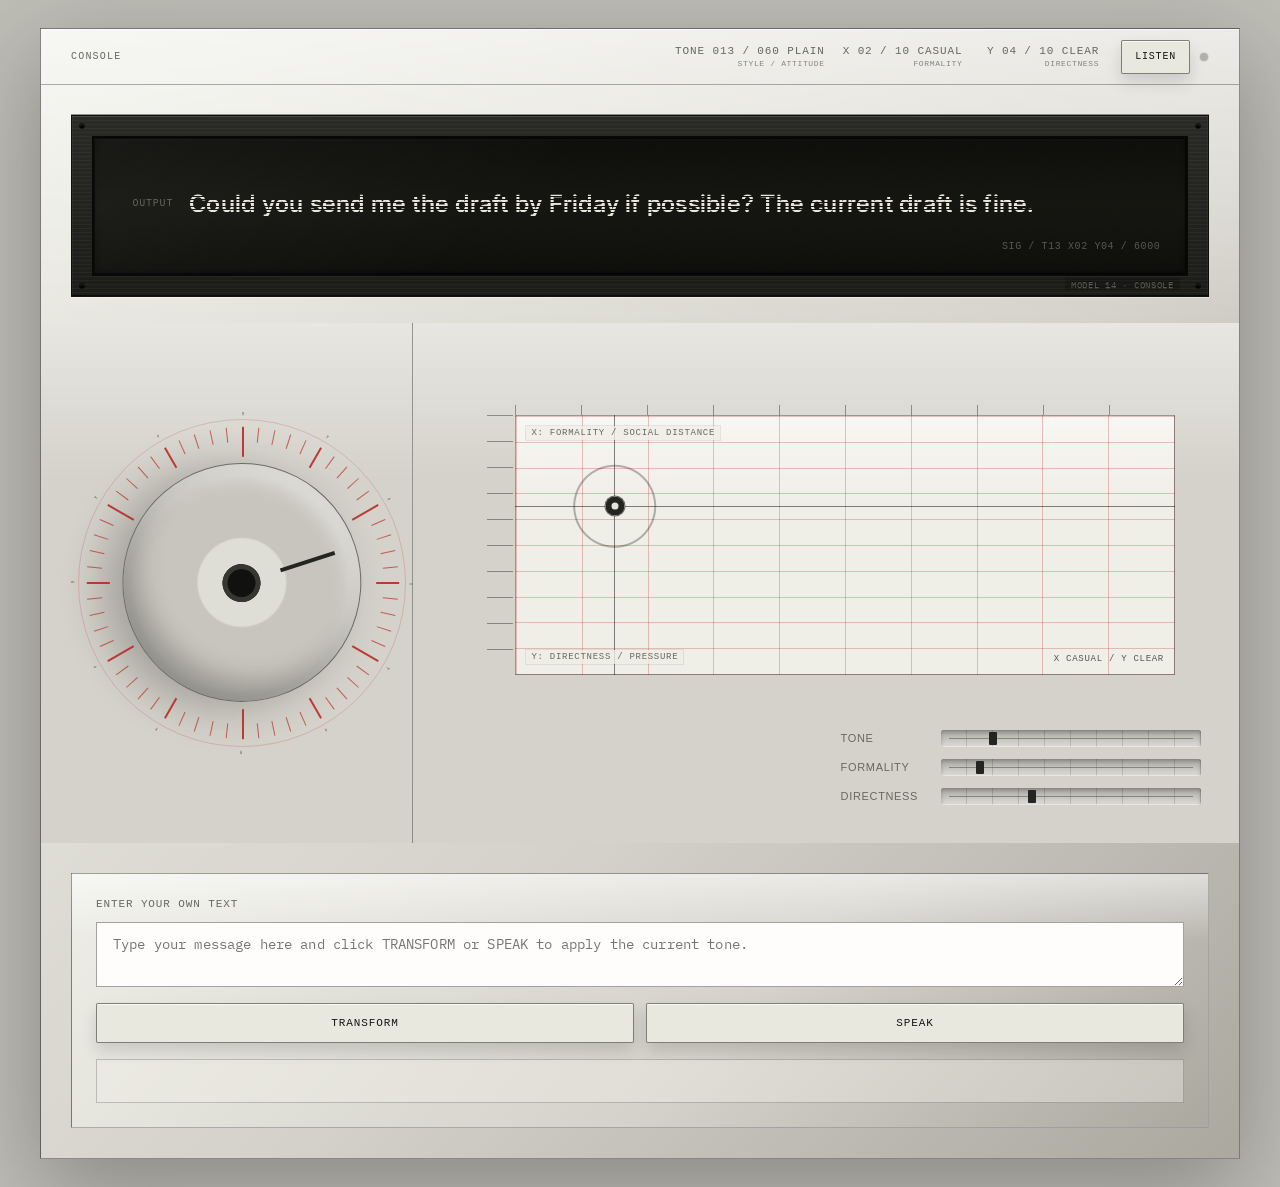
<file: 10_projects/console14/archive/prototype_2026-05-26_preserved_console13_snapshot.html>
<!doctype html>
<html lang="en">
  <!-- Console14 role: archived historical preserved Console13/early Console14 snapshot; contains old BERT/local consoleBert traces by design; not active. -->
  <head>
    <meta charset="utf-8" />
    <meta name="viewport" content="width=device-width, initial-scale=1" />
    <title>Console Prototype 14 - Striped LCD Grid</title>
    <link rel="preconnect" href="https://fonts.googleapis.com" />
    <link rel="preconnect" href="https://fonts.gstatic.com" crossorigin />
    <link
      href="https://fonts.googleapis.com/css2?family=IBM+Plex+Mono:wght@400;600&family=IBM+Plex+Sans+Condensed:wght@600&family=IBM+Plex+Serif:wght@600&family=Inter:wght@600&family=Newsreader:opsz,wght@6..72,600&family=Space+Grotesk:wght@600&display=swap"
      rel="stylesheet"
    />
    <style>
      :root {
        --base: #d4d2ca;
        --base-hi: #eeeeE7;
        --base-lo: #aaa89f;
        --ink: #151612;
        --graphite: #242520;
        --muted: #676861;
        --track: #9f9e95;
        --olive: #68745a;
        --accent: #b82f28;
        --accent-soft: rgba(184, 47, 40, 0.2);
        --display-bg: #0e0f0c;
        --display-text: #e8e6dd;
        --dial-angle: 72deg;
        --grid-x-pos: 15%;
        --grid-y-pos: 35%;
        --grid-cell-x: 10%;
        --grid-cell-y: 10%;
        --tone-value: 20%;
        --sentence-font: "IBM Plex Mono", monospace;
        --sentence-weight: 600;
        --sentence-tracking: 0.01em;
        --display-font-size: clamp(22px, 2.3vw, 33px);
      }

      * {
        box-sizing: border-box;
      }

      html,
      body {
        min-height: 100%;
        margin: 0;
        background: #bdbcb5;
        color: var(--ink);
        font-family: Arial, Helvetica, sans-serif;
      }

      body {
        min-height: 100vh;
        display: grid;
        place-items: center;
        padding: clamp(12px, 2.4vw, 28px);
      }

      button {
        font: inherit;
      }

      .plate-shell {
        width: min(1200px, 100%);
        min-height: min(760px, calc(100vh - 24px));
        display: grid;
        grid-template-rows: auto 1fr;
        border: 1px solid rgba(0, 0, 0, 0.44);
        background:
          linear-gradient(180deg, rgba(255, 255, 255, 0.52), transparent 26%),
          linear-gradient(135deg, var(--base-hi), var(--base) 58%, var(--base-lo));
        box-shadow: 0 30px 90px rgba(0, 0, 0, 0.28), inset 0 1px 0 rgba(255, 255, 255, 0.68);
      }

      .mobile-sticky {
        display: grid;
        grid-template-rows: auto auto;
      }

      .topbar {
        display: grid;
        grid-template-columns: auto 1fr auto;
        align-items: center;
        gap: 22px;
        min-height: 56px;
        padding: 0 clamp(18px, 2.4vw, 30px);
        border-bottom: 1px solid rgba(0, 0, 0, 0.3);
      }

      .brand,
      .mono {
        color: var(--muted);
        font-family: "Courier New", monospace;
        text-transform: uppercase;
      }

      .brand {
        font-size: 10px;
        letter-spacing: 0.12em;
      }

      .mono {
        font-size: 11px;
        letter-spacing: 0.08em;
      }

      .top-readout {
        display: grid;
        grid-template-columns: repeat(3, max-content);
        align-items: center;
        justify-content: end;
        gap: 18px;
        text-align: right;
        font-variant-numeric: tabular-nums;
      }

      .readout-item {
        display: grid;
        gap: 3px;
        min-width: 0;
      }

      .readout-item b {
        display: inline-block;
        font-weight: inherit;
        font-variant-numeric: tabular-nums;
        white-space: nowrap;
      }

      .readout-tone b {
        min-width: 19ch;
      }

      .readout-x b,
      .readout-y b {
        min-width: 18ch;
      }

      .readout-item small {
        color: var(--muted);
        font-size: 8px;
        letter-spacing: 0.08em;
        line-height: 1;
        opacity: 0.78;
      }

      .voice-control {
        display: inline-grid;
        grid-template-columns: auto 9px;
        align-items: center;
        gap: 10px;
      }

      .listen {
        min-height: 34px;
        border: 1px solid rgba(0, 0, 0, 0.46);
        border-radius: 2px;
        background: #e9e8df;
        color: var(--ink);
        padding: 0 13px;
        cursor: pointer;
        font-family: "Courier New", monospace;
        font-size: 10px;
        letter-spacing: 0.08em;
        text-transform: uppercase;
        box-shadow: inset 0 1px 0 rgba(255, 255, 255, 0.7), 0 8px 16px rgba(0, 0, 0, 0.13);
      }

      .listen:active {
        transform: translateY(1px);
      }

      .voice-dot {
        width: 8px;
        height: 8px;
        border-radius: 50%;
        background: var(--graphite);
        opacity: 0.28;
        box-shadow: 0 0 0 1px rgba(0, 0, 0, 0.26);
        transition: opacity 50ms linear, background-color 50ms linear;
      }

      .voice-dot.is-speaking {
        background: var(--accent);
        opacity: 0.95;
      }

      .voice-dot.is-error {
        background: #11120f;
        opacity: 0.72;
      }

      .sr-only {
        position: absolute;
        width: 1px;
        height: 1px;
        padding: 0;
        margin: -1px;
        overflow: hidden;
        clip: rect(0, 0, 0, 0);
        white-space: nowrap;
        border: 0;
      }

      .display-panel {
        position: relative;
        min-width: 0;
        height: clamp(146px, 14.2vw, 190px);
        margin: clamp(18px, 2.4vw, 30px);
        margin-bottom: clamp(16px, 2.2vw, 26px);
        padding: clamp(14px, 1.7vw, 20px);
        border: 1px solid rgba(0, 0, 0, 0.62);
        border-radius: 0;
        background:
          repeating-linear-gradient(180deg, rgba(255, 255, 255, 0.04) 0 1px, transparent 1px 4px),
          linear-gradient(180deg, #2a2b27, #1c1d19);
        box-shadow:
          0 1px 0 rgba(255, 255, 255, 0.4),
          0 -1px 0 rgba(0, 0, 0, 0.4),
          inset 0 1px 0 rgba(255, 255, 255, 0.08),
          inset 0 -1px 0 rgba(0, 0, 0, 0.72),
          inset 0 0 0 1px rgba(255, 255, 255, 0.035);
        overflow: hidden;
      }

      .mount-dot {
        position: absolute;
        z-index: 3;
        width: 4px;
        height: 4px;
        border-radius: 50%;
        background: #080906;
        box-shadow:
          0 0 0 1px rgba(0, 0, 0, 0.58),
          inset 0 1px 1px rgba(255, 255, 255, 0.12),
          inset 0 -2px 2px rgba(0, 0, 0, 0.92);
        pointer-events: none;
      }

      .mount-dot.nw {
        left: 8px;
        top: 8px;
      }

      .mount-dot.ne {
        right: 8px;
        top: 8px;
      }

      .mount-dot.sw {
        left: 8px;
        bottom: 8px;
      }

      .mount-dot.se {
        right: 8px;
        bottom: 8px;
      }

      .frame-label {
        position: absolute;
        right: clamp(20px, 2.2vw, 30px);
        bottom: clamp(4px, 0.45vw, 7px);
        z-index: 4;
        padding: 2px 6px 1px;
        background: rgba(0, 0, 0, 0.2);
        color: rgba(232, 230, 221, 0.3);
        font-family: "IBM Plex Mono", "Courier New", monospace;
        font-size: clamp(8px, 0.72vw, 9px);
        letter-spacing: 0.08em;
        line-height: 1;
        text-shadow: 0 1px 0 rgba(255, 255, 255, 0.08), 0 -1px 0 rgba(0, 0, 0, 0.5);
        text-transform: uppercase;
        white-space: nowrap;
      }

      .display-inner {
        position: relative;
        min-width: 0;
        height: 100%;
        display: grid;
        grid-template-columns: max-content minmax(0, 1fr);
        align-items: center;
        column-gap: clamp(10px, 1.4vw, 16px);
        padding: clamp(20px, 2.5vw, 30px) clamp(84px, 10vw, 140px) clamp(22px, 2.8vw, 34px) clamp(24px, 3vw, 40px);
        border: 2px solid #080906;
        background: linear-gradient(180deg, #0c0d0a 0%, #13140f 50%, #0c0d0a 100%);
        box-shadow:
          inset 0 0 0 1px rgba(0, 0, 0, 0.86),
          inset 0 2px 3px rgba(255, 255, 255, 0.025),
          inset 0 -2px 5px rgba(0, 0, 0, 0.5);
        overflow: hidden;
      }

      .display-inner::before {
        position: absolute;
        inset: 0;
        content: "";
        pointer-events: none;
        z-index: 1;
        background: linear-gradient(135deg, rgba(255, 255, 255, 0.04), transparent 40%);
      }

      .display-inner::after {
        position: absolute;
        inset: 0;
        content: "";
        pointer-events: none;
        z-index: 1;
        opacity: 0.04;
        background-image: url("data:image/svg+xml,%3Csvg xmlns='http://www.w3.org/2000/svg' viewBox='0 0 160 80'%3E%3Cfilter id='n'%3E%3CfeTurbulence type='fractalNoise' baseFrequency='.92' numOctaves='2' stitchTiles='stitch'/%3E%3C/filter%3E%3Crect width='160' height='80' filter='url(%23n)' opacity='.5'/%3E%3C/svg%3E");
        background-size: 160px 80px;
        mix-blend-mode: screen;
      }

      .mount-label {
        position: relative;
        z-index: 2;
        min-width: 0;
        color: var(--display-text);
        font-family: "Courier New", monospace;
        font-size: clamp(9px, 0.85vw, 10px);
        letter-spacing: 0.08em;
        line-height: 1;
        opacity: 0.35;
        text-transform: uppercase;
        white-space: nowrap;
      }

      .display-sentence {
        position: relative;
        z-index: 2;
        min-width: 0;
        margin: 0;
        color: transparent;
        font-family: var(--sentence-font);
        font-size: var(--display-font-size);
        font-weight: var(--sentence-weight);
        letter-spacing: var(--sentence-tracking);
        line-height: 1.2;
        background-image: repeating-linear-gradient(
          to bottom,
          var(--display-text) 0,
          var(--display-text) 0.1em,
          transparent 0.1em,
          transparent 0.14em
        );
        background-clip: text;
        -webkit-background-clip: text;
        -webkit-text-fill-color: transparent;
        white-space: nowrap;
        text-align: left;
      }

      @supports not ((background-clip: text) or (-webkit-background-clip: text)) {
        .display-sentence {
          color: var(--display-text);
          background-image: none;
          -webkit-text-fill-color: var(--display-text);
        }
      }

      .display-id {
        position: absolute;
        right: clamp(18px, 2vw, 28px);
        bottom: clamp(14px, 1.8vw, 22px);
        z-index: 2;
        color: rgba(232, 230, 221, 0.32);
        font-family: "Courier New", monospace;
        font-size: 10px;
        letter-spacing: 0.06em;
        text-transform: uppercase;
        white-space: nowrap;
      }

      .body {
        display: grid;
        grid-template-columns: minmax(310px, 0.62fr) minmax(520px, 1.38fr);
        gap: 1px;
        background: rgba(0, 0, 0, 0.34);
      }

      .dial-bay,
      .field-bay {
        position: relative;
        background:
          linear-gradient(180deg, rgba(255, 255, 255, 0.45), transparent 30%),
          var(--base);
        overflow: hidden;
      }

      .dial-bay {
        display: grid;
        place-items: center;
        padding: clamp(18px, 2.4vw, 30px);
      }

      .dial-stage {
        display: grid;
        place-items: center;
      }

      .dial-wrap {
        position: relative;
        width: min(342px, 76vw);
        aspect-ratio: 1;
        display: grid;
        place-items: center;
      }

      .dial-wrap::before {
        position: absolute;
        inset: 0;
        content: "";
        border-radius: 50%;
        background:
          repeating-conic-gradient(rgba(0, 0, 0, 0.26) 0 0.6deg, transparent 0.6deg 30deg),
          radial-gradient(circle, transparent 0 66%, rgba(0, 0, 0, 0.18) 67% 68%, transparent 69%);
        -webkit-mask-image: radial-gradient(circle, transparent 0 69%, #000 70%);
        mask-image: radial-gradient(circle, transparent 0 69%, #000 70%);
      }

      .dial-grid {
        position: absolute;
        inset: 2%;
        z-index: 3;
        border-radius: 50%;
        pointer-events: none;
      }

      .dial-grid::before {
        position: absolute;
        inset: 0;
        content: "";
        border: 1px solid var(--accent-soft);
        border-radius: 50%;
      }

      .dial-grid .tick {
        position: absolute;
        left: 50%;
        top: 50%;
        width: 1px;
        height: 15px;
        background: var(--accent);
        opacity: 0.72;
        transform-origin: 50% 0;
      }

      .dial-grid .tick.major {
        width: 2px;
        height: 23px;
        opacity: 0.92;
      }

      .dial-grid .tick.decade {
        height: 30px;
      }

      .dial {
        position: relative;
        z-index: 2;
        width: 70%;
        aspect-ratio: 1;
        border: 1px solid rgba(0, 0, 0, 0.42);
        border-radius: 50%;
        background:
          radial-gradient(circle at 38% 30%, rgba(255, 255, 255, 0.72), transparent 0 20%),
          radial-gradient(circle, #dfded6 0 26%, #c7c5bd 27% 64%, #89877f 100%);
        box-shadow:
          inset 9px 12px 20px rgba(255, 255, 255, 0.48),
          inset -14px -18px 26px rgba(0, 0, 0, 0.24),
          0 20px 44px rgba(0, 0, 0, 0.24);
        transform: rotate(var(--dial-angle));
        cursor: grab;
        touch-action: none;
      }

      .dial:active {
        cursor: grabbing;
      }

      .dial:focus-visible,
      .field:focus-visible,
      .listen:focus-visible {
        outline: 2px solid var(--accent);
        outline-offset: 5px;
      }

      .dial::before {
        position: absolute;
        left: calc(50% - 2px);
        top: 9%;
        width: 4px;
        height: 24%;
        content: "";
        background: var(--graphite);
      }

      .dial::after {
        position: absolute;
        inset: 42%;
        content: "";
        border-radius: 50%;
        background: #11120f;
        box-shadow: inset 0 0 0 5px #363730;
      }

      .field-bay {
        min-height: 520px;
        padding: clamp(22px, 3vw, 42px);
      }

      .field {
        position: absolute;
        inset: clamp(62px, 8vw, 92px) clamp(38px, 5vw, 64px) clamp(136px, 16vw, 168px) clamp(76px, 8vw, 104px);
        border: 1px solid rgba(0, 0, 0, 0.36);
        background:
          radial-gradient(circle at var(--grid-x-pos) var(--grid-y-pos), transparent 0 39px, rgba(0, 0, 0, 0.28) 40px 41px, transparent 42px),
          radial-gradient(circle at var(--grid-x-pos) var(--grid-y-pos), #151612 0 3px, transparent 4px),
          linear-gradient(90deg, transparent calc(var(--grid-x-pos) - 0.5px), rgba(0, 0, 0, 0.48) calc(var(--grid-x-pos) - 0.5px) calc(var(--grid-x-pos) + 0.5px), transparent calc(var(--grid-x-pos) + 0.5px)),
          linear-gradient(transparent calc(var(--grid-y-pos) - 0.5px), rgba(0, 0, 0, 0.48) calc(var(--grid-y-pos) - 0.5px) calc(var(--grid-y-pos) + 0.5px), transparent calc(var(--grid-y-pos) + 0.5px)),
          repeating-linear-gradient(90deg, rgba(184, 47, 40, 0.28) 0 1px, transparent 1px var(--grid-cell-x)),
          repeating-linear-gradient(rgba(184, 47, 40, 0.28) 0 1px, transparent 1px var(--grid-cell-y)),
          linear-gradient(180deg, rgba(255, 255, 255, 0.5), transparent 34%),
          #efeee7;
        cursor: grab;
        touch-action: none;
      }

      .field-axis,
      .field-current {
        position: absolute;
        z-index: 2;
        color: rgba(21, 22, 18, 0.62);
        font-family: "Courier New", monospace;
        font-size: 9px;
        letter-spacing: 0.08em;
        line-height: 1;
        pointer-events: none;
        text-transform: uppercase;
      }

      .field-axis {
        padding: 3px 5px 2px;
        background: rgba(239, 238, 231, 0.76);
        box-shadow: 0 0 0 1px rgba(21, 22, 18, 0.08);
      }

      .field-axis-x {
        left: 10px;
        top: 10px;
      }

      .field-axis-y {
        left: 10px;
        bottom: 10px;
      }

      .field-current {
        right: 10px;
        bottom: 10px;
        max-width: calc(100% - 20px);
        color: rgba(21, 22, 18, 0.7);
        text-align: right;
        white-space: nowrap;
      }

      .field.is-dragging {
        cursor: grabbing;
      }

      .reticle {
        position: absolute;
        left: var(--grid-x-pos);
        top: var(--grid-y-pos);
        width: 21px;
        height: 21px;
        border: 1px solid rgba(0, 0, 0, 0.54);
        border-radius: 50%;
        background: #e5e4dc;
        transform: translate(-50%, -50%);
        box-shadow: inset 0 0 0 6px var(--graphite);
        pointer-events: none;
      }

      .ticks-x,
      .ticks-y {
        position: absolute;
        pointer-events: none;
      }

      .ticks-x {
        left: clamp(76px, 8vw, 104px);
        right: clamp(38px, 5vw, 64px);
        top: clamp(54px, 7vw, 82px);
        height: 26px;
        background: repeating-linear-gradient(90deg, rgba(0, 0, 0, 0.36) 0 1px, transparent 1px var(--grid-cell-x));
      }

      .ticks-y {
        left: clamp(48px, 6vw, 74px);
        top: clamp(62px, 8vw, 92px);
        bottom: clamp(136px, 16vw, 168px);
        width: 26px;
        background: repeating-linear-gradient(rgba(0, 0, 0, 0.36) 0 1px, transparent 1px var(--grid-cell-y));
      }

      .gauges {
        position: absolute;
        right: clamp(22px, 3vw, 40px);
        bottom: clamp(22px, 3vw, 38px);
        width: min(360px, calc(100% - 44px));
        display: grid;
        gap: 12px;
      }

      .gauge {
        display: grid;
        grid-template-columns: 88px 1fr;
        gap: 12px;
        align-items: center;
        color: var(--muted);
        font-size: 11px;
        letter-spacing: 0.06em;
        text-transform: uppercase;
      }

      .slot {
        position: relative;
        height: 17px;
        border-radius: 2px;
        background:
          repeating-linear-gradient(90deg, transparent 0 calc(10% - 1px), rgba(0, 0, 0, 0.14) calc(10% - 1px) 10%),
          linear-gradient(180deg, rgba(0, 0, 0, 0.2), rgba(255, 255, 255, 0.26));
        box-shadow: inset 0 2px 4px rgba(0, 0, 0, 0.25), inset 0 -1px 0 rgba(255, 255, 255, 0.55);
      }

      .slot::before {
        position: absolute;
        left: 8px;
        right: 8px;
        top: 8px;
        height: 1px;
        content: "";
        background: var(--olive);
        opacity: 0.72;
      }

      .cursor {
        position: absolute;
        top: 2px;
        left: var(--value);
        width: 8px;
        height: 13px;
        border-radius: 1px;
        background: var(--graphite);
        transform: translateX(-50%);
      }

      @media (max-width: 980px) {
        body {
          padding: 0;
          place-items: stretch;
        }

        .plate-shell {
          min-height: 100vh;
          width: 100vw;
          max-width: 100vw;
          min-width: 0;
        }

        .mobile-sticky {
          position: sticky;
          top: 0;
          z-index: 20;
          background:
            linear-gradient(180deg, rgba(255, 255, 255, 0.52), transparent 26%),
            linear-gradient(135deg, var(--base-hi), var(--base) 58%, var(--base-lo));
          box-shadow: 0 12px 28px rgba(0, 0, 0, 0.22);
        }

        .topbar {
          grid-template-columns: minmax(0, 1fr) auto;
          gap: 12px;
          row-gap: 10px;
          padding-top: 14px;
          padding-bottom: 12px;
        }

        .top-readout {
          grid-column: 1 / -1;
          grid-row: 2;
          min-width: 0;
          max-width: 100%;
          min-height: 2.35rem;
          grid-template-columns: repeat(3, minmax(0, 1fr));
          align-items: start;
          gap: 12px;
          justify-content: start;
          text-align: left;
          font-size: 10px;
        }

        .readout-item {
          min-height: 1.85rem;
        }

        .readout-item b {
          min-width: 0;
          width: 100%;
          overflow: hidden;
          text-overflow: clip;
        }

        .voice-control {
          justify-self: end;
        }

        .listen {
          min-height: 32px;
          padding: 0 10px;
        }

        .display-panel {
          margin: 14px;
          min-width: 0;
          height: clamp(148px, 24vw, 178px);
          padding: 14px;
        }

        .display-inner {
          padding: 24px clamp(74px, 14vw, 110px) 24px clamp(18px, 5vw, 30px);
          column-gap: 10px;
        }

        .display-id {
          right: clamp(14px, 3vw, 20px);
          bottom: 10px;
        }

        .body {
          grid-template-columns: 1fr;
          min-width: 0;
        }

        .dial-bay {
          min-height: 360px;
          min-width: 0;
        }

        .field-bay {
          min-height: 560px;
          min-width: 0;
        }

        .field-axis,
        .field-current {
          font-size: 8px;
        }
      }

      @media (max-width: 540px) {
        .top-readout {
          min-height: 4.2rem;
          grid-template-columns: 1fr 1fr;
          gap: 8px 10px;
          font-size: 8.75px;
          letter-spacing: 0.02em;
        }

        .readout-tone {
          grid-column: 1 / -1;
        }

        .readout-item small {
          letter-spacing: 0.04em;
        }

        .display-inner {
          grid-template-columns: 1fr;
          align-content: center;
          row-gap: 7px;
          padding: 24px 18px 36px 36px;
        }

        .display-sentence {
          max-height: 3.6em;
          overflow: hidden;
          white-space: normal;
        }

        .display-id {
          font-size: 9px;
        }

        .field-axis,
        .field-current {
          font-size: 7.5px;
          letter-spacing: 0.04em;
          line-height: 1.05;
        }

        .field-axis {
          max-width: calc(100% - 20px);
          padding: 3px 4px 2px;
        }

        .field-axis-y {
          bottom: 31px;
        }

        .field-current {
          right: 8px;
          bottom: 8px;
          max-width: calc(100% - 16px);
          padding: 3px 4px 2px;
          background: rgba(239, 238, 231, 0.82);
          box-shadow: 0 0 0 1px rgba(21, 22, 18, 0.08);
        }
      }

      .custom-input-panel {
        margin: clamp(18px, 2.4vw, 30px);
        padding: clamp(16px, 2vw, 24px);
        border: 1px solid rgba(0, 0, 0, 0.3);
        background:
          linear-gradient(180deg, rgba(255, 255, 255, 0.52), transparent 26%),
          linear-gradient(135deg, var(--base-hi), var(--base) 58%, var(--base-lo));
      }

      .custom-input-label {
        display: block;
        margin-bottom: 12px;
        color: var(--muted);
        font-family: "Courier New", monospace;
        font-size: 11px;
        letter-spacing: 0.08em;
        text-transform: uppercase;
      }

      .custom-input-field {
        width: 100%;
        min-height: 44px;
        padding: 12px 16px;
        border: 1px solid rgba(0, 0, 0, 0.36);
        background: #fefdfb;
        color: var(--ink);
        font-family: "IBM Plex Mono", monospace;
        font-size: 14px;
        letter-spacing: 0.01em;
        line-height: 1.4;
        resize: vertical;
        margin-bottom: 12px;
      }

      .custom-input-field:focus {
        outline: 2px solid var(--accent);
        outline-offset: 2px;
      }

      .custom-buttons {
        display: grid;
        grid-template-columns: 1fr 1fr;
        gap: 12px;
      }

      .custom-button {
        min-height: 40px;
        border: 1px solid rgba(0, 0, 0, 0.46);
        border-radius: 2px;
        background: #e9e8df;
        color: var(--ink);
        padding: 0 16px;
        cursor: pointer;
        font-family: "Courier New", monospace;
        font-size: 11px;
        letter-spacing: 0.08em;
        text-transform: uppercase;
        box-shadow: inset 0 1px 0 rgba(255, 255, 255, 0.7), 0 8px 16px rgba(0, 0, 0, 0.13);
      }

      .custom-button:active {
        transform: translateY(1px);
      }

      .custom-button:disabled {
        opacity: 0.6;
        cursor: not-allowed;
      }

      .custom-output {
        margin-top: 16px;
        padding: 12px 16px;
        border: 1px solid rgba(0, 0, 0, 0.2);
        background: rgba(239, 238, 231, 0.4);
        color: var(--ink);
        font-family: "IBM Plex Mono", monospace;
        font-size: 13px;
        letter-spacing: 0.01em;
        line-height: 1.4;
        min-height: 44px;
        white-space: pre-wrap;
        word-wrap: break-word;
      }
    </style>
  </head>
  <body>
    <main class="plate-shell" aria-label="Console prototype 14 striped LCD grid">
      <div class="mobile-sticky">
        <header class="topbar">
          <div class="brand">console</div>
          <div class="top-readout mono" aria-label="state readout">
            <span class="readout-item readout-tone">
              <b id="topTone">TONE 013 / 060 PLAIN</b>
              <small>STYLE / ATTITUDE</small>
            </span>
            <span class="readout-item readout-x">
              <b id="topX">X 02 / 10 CASUAL</b>
              <small>FORMALITY</small>
            </span>
            <span class="readout-item readout-y">
              <b id="topY">Y 04 / 10 CLEAR</b>
              <small>DIRECTNESS</small>
            </span>
          </div>
          <div class="voice-control">
            <button class="listen" id="speakButton" type="button" aria-label="Play sentence">LISTEN</button>
            <span class="voice-dot" id="voiceDot" aria-hidden="true"></span>
            <span class="sr-only" id="voiceStatus" aria-live="polite">Idle</span>
          </div>
        </header>

        <section class="display-panel" aria-label="sentence display">
          <span class="mount-dot nw" aria-hidden="true"></span>
          <span class="mount-dot ne" aria-hidden="true"></span>
          <span class="mount-dot sw" aria-hidden="true"></span>
          <span class="mount-dot se" aria-hidden="true"></span>
          <span class="frame-label" aria-hidden="true">MODEL 14 &middot; CONSOLE</span>
          <div class="display-inner">
            <span class="mount-label">OUTPUT</span>
            <p class="display-sentence" id="sentence" aria-live="polite"></p>
            <span class="display-id" id="displayId">SIG / T13 X2 Y4 / 6000</span>
          </div>
        </section>
      </div>

      <section class="body">
        <aside class="dial-bay" aria-label="tone control">
          <div class="dial-stage">
            <div class="dial-wrap">
              <div class="dial-grid" id="dialGrid" aria-hidden="true"></div>
              <button
                class="dial"
                id="dial"
                type="button"
                role="slider"
                aria-label="Tone family dial with 60 fixed steps"
                aria-valuemin="1"
                aria-valuemax="60"
                aria-valuenow="13"
              ></button>
            </div>
          </div>
        </aside>

        <section class="field-bay" aria-label="grid control">
          <div class="ticks-x" aria-hidden="true"></div>
          <div class="ticks-y" aria-hidden="true"></div>
          <div
            class="field"
            id="field"
            tabindex="0"
            role="slider"
            aria-label="Sentence grid position"
            aria-valuetext="X 2 of 10, Y 4 of 10"
          >
            <div class="field-axis field-axis-x">X: FORMALITY / SOCIAL DISTANCE</div>
            <div class="field-axis field-axis-y">Y: DIRECTNESS / PRESSURE</div>
            <div class="field-current" id="fieldCurrent">X CASUAL / Y CLEAR</div>
            <div class="reticle"></div>
          </div>
          <div class="gauges" aria-label="instrument gauges">
            <div class="gauge">
              <span>tone</span>
              <div class="slot"><i class="cursor" style="--value: var(--tone-value)"></i></div>
            </div>
            <div class="gauge">
              <span>formality</span>
              <div class="slot"><i class="cursor" style="--value: var(--grid-x-pos)"></i></div>
            </div>
            <div class="gauge">
              <span>directness</span>
              <div class="slot"><i class="cursor" style="--value: var(--grid-y-pos)"></i></div>
            </div>
          </div>
        </section>
      </section>

      <section class="custom-input-panel" aria-label="custom text transform">
        <label class="custom-input-label">Enter your own text</label>
        <textarea
          class="custom-input-field"
          id="customInput"
          placeholder="Type your message here and click TRANSFORM or SPEAK to apply the current tone."
          aria-label="Custom text input"
        ></textarea>
        <div class="custom-buttons">
          <button class="custom-button" id="transformButton" type="button" aria-label="Transform text using BERT">TRANSFORM</button>
          <button class="custom-button" id="speakCustomButton" type="button" aria-label="Speak the custom text">SPEAK</button>
        </div>
        <div class="custom-output" id="customOutput" aria-live="polite" aria-label="Transformed output"></div>
      </section>
    </main>

    <script>
      const GRID_X_STEPS = 10;
      const GRID_Y_STEPS = 10;
      const MATRIX_TOTAL = 60 * GRID_X_STEPS * GRID_Y_STEPS;

      const root = document.documentElement;
      const dial = document.getElementById("dial");
      const dialGrid = document.getElementById("dialGrid");
      const field = document.getElementById("field");
      const sentenceEl = document.getElementById("sentence");
      const displayId = document.getElementById("displayId");
      const speakButton = document.getElementById("speakButton");
      const voiceDot = document.getElementById("voiceDot");
      const voiceStatus = document.getElementById("voiceStatus");
      const topTone = document.getElementById("topTone");
      const topX = document.getElementById("topX");
      const topY = document.getElementById("topY");
      const fieldCurrent = document.getElementById("fieldCurrent");
      const customInput = document.getElementById("customInput");
      const transformButton = document.getElementById("transformButton");
      const speakCustomButton = document.getElementById("speakCustomButton");
      const customOutput = document.getElementById("customOutput");

      function getToneName(index) {
        const families = ["dry", "plain", "warm", "firm", "bright", "low"];
        return families[Math.floor(index / 10)];
      }

      async function transformCustomText() {
        const text = customInput.value.trim();
        if (!text) { customOutput.textContent = "(empty input)"; return; }
        transformButton.disabled = true;
        customOutput.textContent = "Transforming...";
        try {
          const res = await fetch("http://localhost:8000/transform", {
            method: "POST",
            headers: { "Content-Type": "application/json" },
            body: JSON.stringify({ text, tone: getToneName(toneIndex), x: gridXIndex, y: gridYIndex })
          });
          if (!res.ok) { const err = await res.json().catch(() => ({})); customOutput.textContent = `Error: ${err.detail || res.statusText}`; return; }
          const result = await res.json();
          customOutput.textContent = result.text || text;
        } catch (e) {
          customOutput.textContent = `Server not running — start consoleBert (port 8000)`;
        } finally {
          transformButton.disabled = false;
        }
      }

      async function speakCustom() {
        const outputText = customOutput.textContent.trim();
        const isOutputError = !outputText || outputText.startsWith("(") || outputText.startsWith("Error") || outputText.startsWith("Server");
        const textToSpeak = isOutputError ? customInput.value.trim() : outputText;
        if (!textToSpeak) return;

        speakCustomButton.disabled = true;
        setVoiceState("speaking");
        customOutput.textContent = "Speaking...";

        try {
          const res = await fetch("http://localhost:8000/tts", {
            method: "POST",
            headers: { "Content-Type": "application/json" },
            body: JSON.stringify({ text: textToSpeak, tone: getToneName(toneIndex) })
          });

          if (res.ok) {
            const blob = await res.blob();
            const audioUrl = URL.createObjectURL(blob);
            const audio = new Audio(audioUrl);
            audio.onended = () => {
              URL.revokeObjectURL(audioUrl);
              setVoiceState("idle");
              speakCustomButton.disabled = false;
              customOutput.textContent = textToSpeak;
            };
            audio.onerror = (e) => {
              URL.revokeObjectURL(audioUrl);
              customOutput.textContent = `Audio playback error: ${e.message || "unknown"}`;
              speakCustomButton.disabled = false;
              setVoiceState("idle");
            };
            audio.play();
            return;
          }

          const err = await res.json().catch(() => ({}));
          customOutput.textContent = `TTS error ${res.status}: ${err.detail || res.statusText}`;
          speakCustomButton.disabled = false;
          setVoiceState("idle");
        } catch (e) {
          customOutput.textContent = `TTS network error: ${e.message}`;
          speakCustomButton.disabled = false;
          setVoiceState("idle");
        }
      }

      function speakWithWebSpeech(text) {
        customOutput.textContent = text;
        if (!("speechSynthesis" in window)) { setVoiceState("error"); speakCustomButton.disabled = false; return; }
        const tone = toneFamily();
        window.speechSynthesis.cancel();
        const utterance = new SpeechSynthesisUtterance(text);
        utterance.lang = "en-US";
        utterance.rate = tone.rate + (toneIndex % 10) * 0.006;
        utterance.pitch = tone.pitch + (gridYIndex - (GRID_Y_STEPS - 1) / 2) * 0.04;
        utterance.onstart = () => setVoiceState("speaking");
        utterance.onend = () => { setVoiceState("idle"); speakCustomButton.disabled = false; };
        utterance.onerror = () => { setVoiceState("error"); speakCustomButton.disabled = false; };
        window.speechSynthesis.speak(utterance);
      }

      transformButton.addEventListener("click", transformCustomText);
      speakCustomButton.addEventListener("click", speakCustom);

      const formalityAxis = [
        {
          label: "CLOSE",
          ask: "Can you send me {item} {time}",
          tell: "Send me {item} {time}",
          question: true
        },
        {
          label: "CASUAL",
          ask: "Could you send me {item} {time}",
          tell: "Please send me {item} {time}",
          question: true
        },
        {
          label: "RELAXED",
          ask: "Could you please send me {item} {time}",
          tell: "Please send me {item} {time}",
          question: true
        },
        {
          label: "NEUTRAL",
          ask: "Please send me {item} {time}",
          tell: "Please send me {item} {time}",
          question: false
        },
        {
          label: "CLEAR",
          ask: "Please send {item} to me {time}",
          tell: "Please send {item} to me {time}",
          question: false
        },
        {
          label: "COURTEOUS",
          ask: "Would you please send {item} to me {time}",
          tell: "Please send {item} to me {time}",
          question: true
        },
        {
          label: "POLISHED",
          ask: "Could you please send {item} to me {time}",
          tell: "Please send {item} to me {time}",
          question: true
        },
        {
          label: "FORMAL",
          ask: "Would you be able to send {item} to me {time}",
          tell: "Please send {item} to me {time}",
          question: true
        },
        {
          label: "DISTANT",
          ask: "Please arrange to send {item} to me {time}",
          tell: "Please arrange to send {item} to me {time}",
          question: false
        },
        {
          label: "OFFICIAL",
          ask: "Please ensure {item} is sent to me {time}",
          tell: "Please ensure {item} is sent to me {time}",
          question: false
        }
      ];

      const directnessAxis = [
        { label: "OPEN", time: "when you have a moment", force: 0 },
        { label: "SOFT", time: "when you can", force: 1 },
        { label: "EASY", time: "this week", force: 2 },
        { label: "CLEAR", time: "by Friday if possible", force: 3 },
        { label: "DIRECT", time: "by Friday", force: 4 },
        { label: "PUSHED", time: "by Friday morning", force: 5 },
        { label: "PRESSING", time: "before the review", force: 6 },
        { label: "URGENT", time: "by noon Friday", force: 7 },
        { label: "STRICT", time: "before Friday closes", force: 8 },
        { label: "NO LATER", time: "by Friday, no later", force: 9 }
      ];

      const toneClosers = {
        dry: [
          "Draft only.",
          "No context needed.",
          "Use the latest version.",
          "Keep it brief.",
          "Send the file.",
          "No cover note.",
          "Plain copy is fine.",
          "Just the draft.",
          "Attach the file.",
          "End there."
        ],
        plain: [
          "That works.",
          "Please confirm.",
          "The current draft is fine.",
          "Send the latest version.",
          "A short note is enough.",
          "No extra formatting needed.",
          "Please include the file.",
          "Use the shared version.",
          "That should cover it.",
          "That will be enough."
        ],
        warm: [
          "Thanks.",
          "I appreciate it.",
          "That would help.",
          "Thank you.",
          "I would appreciate it.",
          "Thanks for making room for it.",
          "That would really help.",
          "Thank you for prioritizing it.",
          "I appreciate you handling it.",
          "Thanks for taking care of it."
        ],
        firm: [
          "I need it for the next step.",
          "Please prioritize it.",
          "I am counting on it.",
          "This needs to stay on track.",
          "Please make this the priority.",
          "I need it to move forward.",
          "Please treat this as time-sensitive.",
          "This is the deadline.",
          "Please do not let this slip.",
          "No later than that."
        ],
        bright: [
          "That would be great.",
          "Thanks so much.",
          "Perfect, thanks.",
          "That would be a big help.",
          "Really appreciate it.",
          "Great if you can.",
          "Thanks, that keeps us moving.",
          "That would be excellent.",
          "Appreciate the quick turn.",
          "Thanks for jumping on it."
        ],
        low: [
          "No rush beyond that.",
          "Keep it simple.",
          "That is enough.",
          "Steady is fine.",
          "No extra polish needed.",
          "Just the draft is fine.",
          "Please keep it focused.",
          "I only need the draft.",
          "Keep the handoff quiet.",
          "That closes the loop."
        ]
      };

      const toneFamilies = [
        {
          name: "dry",
          label: "DRY",
          font: '"IBM Plex Mono", monospace',
          weight: 600,
          tracking: "0.01em",
          rate: 0.84,
          pitch: 0.82
        },
        {
          name: "plain",
          label: "PLAIN",
          font: '"Inter", Arial, sans-serif',
          weight: 600,
          tracking: "0.01em",
          rate: 0.9,
          pitch: 0.9
        },
        {
          name: "warm",
          label: "WARM",
          font: '"Newsreader", Georgia, serif',
          weight: 600,
          tracking: "0.01em",
          rate: 0.94,
          pitch: 1
        },
        {
          name: "firm",
          label: "FIRM",
          font: '"IBM Plex Sans Condensed", Arial Narrow, sans-serif',
          weight: 600,
          tracking: "0.01em",
          rate: 0.88,
          pitch: 0.86
        },
        {
          name: "bright",
          label: "BRIGHT",
          font: '"Space Grotesk", Arial, sans-serif',
          weight: 600,
          tracking: "0.01em",
          rate: 0.98,
          pitch: 1.06
        },
        {
          name: "low",
          label: "LOW",
          font: '"IBM Plex Serif", Georgia, serif',
          weight: 600,
          tracking: "0.01em",
          rate: 0.8,
          pitch: 0.76
        }
      ];

      let toneIndex = 12;
      let gridXIndex = 1;
      let gridYIndex = 3;
      let draggingDial = false;
      let draggingField = false;
      let fitFrame = 0;

      function pad(value, width = 2) {
        return String(Math.round(value)).padStart(width, "0");
      }

      function clamp(value, min, max) {
        return Math.max(min, Math.min(max, value));
      }

      function clampIndex(value, steps) {
        return clamp(Math.round(value), 0, steps - 1);
      }

      function cellCenter(index, steps) {
        return ((index + 0.5) / steps) * 100;
      }

      function snapIndexFromPointer(clientValue, rectStart, rectSize, steps) {
        const ratio = clamp((clientValue - rectStart) / rectSize, 0, 1);
        return clampIndex(ratio * steps - 0.5, steps);
      }

      function toneFamily(index = toneIndex) {
        return toneFamilies[Math.min(toneFamilies.length - 1, Math.floor(index / 10))];
      }

      function fillTemplate(template, values) {
        return template.replace(/\{item\}/g, values.item).replace(/\{time\}/g, values.time);
      }

      function finishSentence(text, question = false) {
        const clean = text.replace(/\s+/g, " ").trim();
        return `${clean}${question ? "?" : "."}`;
      }

      function sentence(t, x, y) {
        const tone = toneFamily(t);
        const step = t % 10;
        const formality = formalityAxis[x];
        const directness = directnessAxis[y];
        const values = {
          item: "the draft",
          time: directness.time
        };
        const highPressure = directness.force >= 7;
        const mediumPressure = directness.force >= 4;
        const closer = toneClosers[tone.name][step];
        let line = "";

        if (tone.name === "dry") {
          line = finishSentence(fillTemplate(mediumPressure ? formality.tell : formality.ask, values), false);
        } else if (tone.name === "warm") {
          line = finishSentence(fillTemplate(highPressure ? formality.tell : formality.ask, values), !highPressure && formality.question);
        } else if (tone.name === "firm") {
          line = finishSentence(fillTemplate(formality.tell, values), false);
        } else if (tone.name === "bright") {
          line = finishSentence(fillTemplate(highPressure ? formality.tell : formality.ask, values), !highPressure && formality.question);
        } else if (tone.name === "low") {
          line = finishSentence(fillTemplate(highPressure ? formality.tell : formality.ask, values), false);
        } else {
          line = finishSentence(fillTemplate(highPressure ? formality.tell : formality.ask, values), !highPressure && formality.question);
        }

        return closer ? `${line} ${closer}` : line;
      }

      function buildDialGrid() {
        if (dialGrid.children.length) return;
        for (let index = 0; index < 60; index += 1) {
          const tick = document.createElement("i");
          tick.className = `tick${index % 5 === 0 ? " major" : ""}${index % 10 === 0 ? " decade" : ""}`;
          tick.dataset.index = String(index + 1);
          dialGrid.appendChild(tick);
        }
        positionDialGrid();
      }

      function positionDialGrid() {
        const radius = dialGrid.getBoundingClientRect().width / 2 - 8;
        Array.from(dialGrid.children).forEach((tick, index) => {
          tick.style.transform = `rotate(${index * 6}deg) translateY(${-radius}px)`;
        });
      }

      function setVoiceState(state) {
        voiceDot.classList.toggle("is-speaking", state === "speaking");
        voiceDot.classList.toggle("is-error", state === "error");
        voiceStatus.textContent = state === "speaking" ? "Playing" : state === "error" ? "Unavailable" : "Idle";
      }

      function fitDisplayText() {
        const baseSize = window.innerWidth <= 540 ? "clamp(15px, 4.2vw, 22px)" : "clamp(22px, 2.4vw, 34px)";
        root.style.setProperty("--display-font-size", baseSize);
        if (fitFrame) {
          cancelAnimationFrame(fitFrame);
        }
        fitFrame = requestAnimationFrame(() => {
          fitFrame = 0;
          const computed = Number.parseFloat(window.getComputedStyle(sentenceEl).fontSize);
          let size = computed;
          while (
            (sentenceEl.scrollWidth > sentenceEl.clientWidth || sentenceEl.scrollHeight > sentenceEl.clientHeight + 1) &&
            size > 8
          ) {
            size -= 1;
            sentenceEl.style.fontSize = `${size}px`;
          }
          if (sentenceEl.scrollWidth <= sentenceEl.clientWidth && sentenceEl.scrollHeight <= sentenceEl.clientHeight + 1) {
            return;
          }
          sentenceEl.style.fontSize = "8px";
        });
      }

      function update() {
        toneIndex = ((Math.round(toneIndex) % 60) + 60) % 60;
        gridXIndex = clampIndex(gridXIndex, GRID_X_STEPS);
        gridYIndex = clampIndex(gridYIndex, GRID_Y_STEPS);

        const angle = toneIndex * 6;
        const tone = toneFamily();
        const tonePercent = (toneIndex / 59) * 100;
        const gridXPercent = cellCenter(gridXIndex, GRID_X_STEPS);
        const gridYPercent = cellCenter(gridYIndex, GRID_Y_STEPS);

        root.style.setProperty("--dial-angle", `${angle}deg`);
        root.style.setProperty("--grid-x-pos", `${gridXPercent}%`);
        root.style.setProperty("--grid-y-pos", `${gridYPercent}%`);
        root.style.setProperty("--grid-cell-x", `${100 / GRID_X_STEPS}%`);
        root.style.setProperty("--grid-cell-y", `${100 / GRID_Y_STEPS}%`);
        root.style.setProperty("--tone-value", `${tonePercent}%`);
        root.style.setProperty("--sentence-font", tone.font);
        root.style.setProperty("--sentence-weight", String(tone.weight));
        root.style.setProperty("--sentence-tracking", tone.tracking);

        const currentSentence = sentence(toneIndex, gridXIndex, gridYIndex);
        const toneCount = toneIndex + 1;
        const xCount = gridXIndex + 1;
        const yCount = gridYIndex + 1;

        sentenceEl.textContent = currentSentence;
        sentenceEl.style.fontSize = "";
        topTone.textContent = `TONE ${pad(toneCount, 3)} / 060 ${tone.label}`;
        topX.textContent = `X ${pad(xCount)} / ${pad(GRID_X_STEPS)} ${formalityAxis[gridXIndex].label}`;
        topY.textContent = `Y ${pad(yCount)} / ${pad(GRID_Y_STEPS)} ${directnessAxis[gridYIndex].label}`;
        fieldCurrent.textContent = `X ${formalityAxis[gridXIndex].label} / Y ${directnessAxis[gridYIndex].label}`;
        displayId.textContent = `SIG / T${pad(toneCount, 2)} X${pad(xCount)} Y${pad(yCount)} / ${MATRIX_TOTAL}`;
        dial.setAttribute("aria-valuenow", String(toneCount));
        dial.setAttribute("aria-valuetext", `Tone ${toneCount} of 60, ${tone.label.toLowerCase()} style and attitude`);
        field.setAttribute(
          "aria-valuetext",
          `X ${xCount} of ${GRID_X_STEPS}, formality ${formalityAxis[gridXIndex].label.toLowerCase()}; Y ${yCount} of ${GRID_Y_STEPS}, directness ${directnessAxis[gridYIndex].label.toLowerCase()}`
        );
        fitDisplayText();
      }

      function setToneFromPointer(event) {
        const rect = dial.getBoundingClientRect();
        const cx = rect.left + rect.width / 2;
        const cy = rect.top + rect.height / 2;
        const raw = (Math.atan2(event.clientY - cy, event.clientX - cx) * 180) / Math.PI + 90;
        const normalized = ((raw % 360) + 360) % 360;
        toneIndex = Math.round(normalized / 6) % 60;
        update();
      }

      function setGridFromPointer(event) {
        const rect = field.getBoundingClientRect();
        gridXIndex = snapIndexFromPointer(event.clientX, rect.left, rect.width, GRID_X_STEPS);
        gridYIndex = snapIndexFromPointer(event.clientY, rect.top, rect.height, GRID_Y_STEPS);
        update();
      }

      function speakSentence() {
        if (!("speechSynthesis" in window)) {
          setVoiceState("error");
          return;
        }
        const tone = toneFamily();
        window.speechSynthesis.cancel();
        const utterance = new SpeechSynthesisUtterance(sentenceEl.textContent);
        utterance.lang = "en-US";
        utterance.rate = tone.rate + (toneIndex % 10) * 0.006;
        utterance.pitch = tone.pitch + (gridYIndex - (GRID_Y_STEPS - 1) / 2) * 0.04;
        utterance.onstart = () => setVoiceState("speaking");
        utterance.onend = () => setVoiceState("idle");
        utterance.onerror = () => setVoiceState("error");
        window.speechSynthesis.speak(utterance);
      }

      dial.addEventListener("pointerdown", (event) => {
        draggingDial = true;
        dial.setPointerCapture(event.pointerId);
        setToneFromPointer(event);
      });

      dial.addEventListener("pointermove", (event) => {
        if (draggingDial) setToneFromPointer(event);
      });

      dial.addEventListener("pointerup", () => {
        draggingDial = false;
      });

      dial.addEventListener("pointercancel", () => {
        draggingDial = false;
      });

      dial.addEventListener("keydown", (event) => {
        if (event.key === "ArrowRight" || event.key === "ArrowUp") {
          event.preventDefault();
          toneIndex += 1;
          update();
        }
        if (event.key === "ArrowLeft" || event.key === "ArrowDown") {
          event.preventDefault();
          toneIndex -= 1;
          update();
        }
      });

      field.addEventListener("pointerdown", (event) => {
        draggingField = true;
        field.classList.add("is-dragging");
        field.setPointerCapture(event.pointerId);
        setGridFromPointer(event);
      });

      field.addEventListener("pointermove", (event) => {
        if (draggingField) setGridFromPointer(event);
      });

      field.addEventListener("pointerup", () => {
        draggingField = false;
        field.classList.remove("is-dragging");
      });

      field.addEventListener("pointercancel", () => {
        draggingField = false;
        field.classList.remove("is-dragging");
      });

      field.addEventListener("keydown", (event) => {
        const step = event.shiftKey ? 5 : 1;
        if (event.key === "ArrowRight") {
          event.preventDefault();
          gridXIndex += step;
          update();
        }
        if (event.key === "ArrowLeft") {
          event.preventDefault();
          gridXIndex -= step;
          update();
        }
        if (event.key === "ArrowDown") {
          event.preventDefault();
          gridYIndex += step;
          update();
        }
        if (event.key === "ArrowUp") {
          event.preventDefault();
          gridYIndex -= step;
          update();
        }
      });

      speakButton.addEventListener("click", speakSentence);
      window.addEventListener("resize", () => {
        positionDialGrid();
        fitDisplayText();
      });
      if (document.fonts) {
        document.fonts.ready.then(fitDisplayText);
      }

      buildDialGrid();
      update();
    </script>
  </body>
</html>
</file>
<file: 10_projects/console14/mobile_onehanded_shared.css>
:root {
  --base: #d4d2ca;
  --base-hi: #eeeee7;
  --base-lo: #aaa89f;
  --ink: #151612;
  --graphite: #242520;
  --muted: #676861;
  --track: #9f9e95;
  --olive: #68745a;
  --accent: #b82f28;
  --accent-soft: rgba(184, 47, 40, 0.2);
  --display-bg: #0e0f0c;
  --display-text: #e8e6dd;
  --dial-angle: 72deg;
  --grid-x-pos: 15%;
  --grid-y-pos: 35%;
  --grid-cell-x: 10%;
  --grid-cell-y: 10%;
  --tone-value: 20%;
  --sentence-font: "IBM Plex Mono", monospace;
  --sentence-weight: 600;
  --sentence-tracking: 0.01em;
  --display-font-size: clamp(14px, 3.7vw, 20px);
}

* {
  box-sizing: border-box;
}

html,
body {
  min-height: 100%;
  margin: 0;
  background: #bdbcb5;
  color: var(--ink);
  font-family: Arial, Helvetica, sans-serif;
  overflow-x: hidden;
}

body {
  min-height: 100vh;
  display: grid;
  place-items: center;
  padding: clamp(10px, 2.6vw, 22px);
}

button {
  font: inherit;
}

.prototype-shell {
  width: min(430px, 100%);
  min-height: min(884px, calc(100vh - 20px));
  display: grid;
  grid-template-rows: auto auto 1fr;
  border: 1px solid rgba(0, 0, 0, 0.44);
  background:
    linear-gradient(180deg, rgba(255, 255, 255, 0.52), transparent 26%),
    linear-gradient(135deg, var(--base-hi), var(--base) 58%, var(--base-lo));
  box-shadow: 0 24px 76px rgba(0, 0, 0, 0.28), inset 0 1px 0 rgba(255, 255, 255, 0.68);
  overflow: hidden;
}

.version-link {
  position: fixed;
  z-index: 40;
  left: max(10px, env(safe-area-inset-left));
  bottom: max(10px, env(safe-area-inset-bottom));
  min-height: 34px;
  display: inline-grid;
  place-items: center;
  border: 1px solid rgba(0, 0, 0, 0.46);
  border-radius: 2px;
  background: #e9e8df;
  color: var(--ink);
  padding: 0 11px;
  font-family: "Courier New", monospace;
  font-size: 9px;
  letter-spacing: 0.08em;
  text-decoration: none;
  text-transform: uppercase;
  box-shadow: inset 0 1px 0 rgba(255, 255, 255, 0.7), 0 8px 16px rgba(0, 0, 0, 0.13);
}

.version-link:active {
  transform: translateY(1px);
}

.topbar {
  display: grid;
  grid-template-columns: minmax(0, 1fr) auto;
  align-items: center;
  gap: 12px;
  min-height: 52px;
  padding: 12px 14px 10px;
  border-bottom: 1px solid rgba(0, 0, 0, 0.3);
}

.brand,
.mono {
  color: var(--muted);
  font-family: "Courier New", monospace;
  text-transform: uppercase;
}

.brand {
  font-size: 10px;
  letter-spacing: 0.12em;
}

.variant-id {
  justify-self: end;
  color: var(--muted);
  font-family: "Courier New", monospace;
  font-size: 9px;
  letter-spacing: 0.1em;
  text-transform: uppercase;
}

.top-readout {
  grid-column: 1 / -1;
  display: grid;
  grid-template-columns: 1fr 1fr;
  gap: 8px 10px;
  min-width: 0;
  color: var(--muted);
  font-family: "Courier New", monospace;
  font-size: 8.7px;
  letter-spacing: 0.08em;
  text-transform: uppercase;
  font-variant-numeric: tabular-nums;
}

.readout-item {
  display: grid;
  gap: 3px;
  min-width: 0;
}

.readout-tone {
  grid-column: 1 / -1;
}

.readout-item small {
  color: var(--muted);
  font-size: 7.5px;
  letter-spacing: 0.08em;
  line-height: 1;
  opacity: 0.78;
}

.readout-item b {
  min-width: 0;
  overflow: hidden;
  text-overflow: ellipsis;
  white-space: nowrap;
  font-weight: inherit;
}

.listen,
.pressure-arm,
.step-button {
  min-height: 34px;
  border: 1px solid rgba(0, 0, 0, 0.46);
  border-radius: 2px;
  background: #e9e8df;
  color: var(--ink);
  padding: 0 12px;
  cursor: pointer;
  font-family: "Courier New", monospace;
  font-size: 9px;
  letter-spacing: 0.08em;
  text-transform: uppercase;
  box-shadow: inset 0 1px 0 rgba(255, 255, 255, 0.7), 0 8px 16px rgba(0, 0, 0, 0.13);
}

.listen:active,
.pressure-arm:active,
.step-button:active {
  transform: translateY(1px);
}

.listen:focus-visible,
.pressure-arm:focus-visible,
.step-button:focus-visible,
.dial:focus-visible,
.field:focus-visible,
.tone-rail:focus-visible {
  outline: 2px solid var(--accent);
  outline-offset: 4px;
}

.display-panel {
  position: relative;
  min-width: 0;
  height: 156px;
  margin: 14px;
  padding: 12px;
  border: 1px solid rgba(0, 0, 0, 0.62);
  background:
    repeating-linear-gradient(180deg, rgba(255, 255, 255, 0.04) 0 1px, transparent 1px 4px),
    linear-gradient(180deg, #2a2b27, #1c1d19);
  box-shadow:
    0 1px 0 rgba(255, 255, 255, 0.4),
    0 -1px 0 rgba(0, 0, 0, 0.4),
    inset 0 1px 0 rgba(255, 255, 255, 0.08),
    inset 0 -1px 0 rgba(0, 0, 0, 0.72),
    inset 0 0 0 1px rgba(255, 255, 255, 0.035);
  overflow: hidden;
}

.mount-dot {
  position: absolute;
  z-index: 3;
  width: 4px;
  height: 4px;
  border-radius: 50%;
  background: #080906;
  box-shadow:
    0 0 0 1px rgba(0, 0, 0, 0.58),
    inset 0 1px 1px rgba(255, 255, 255, 0.12),
    inset 0 -2px 2px rgba(0, 0, 0, 0.92);
  pointer-events: none;
}

.mount-dot.nw {
  left: 8px;
  top: 8px;
}

.mount-dot.ne {
  right: 8px;
  top: 8px;
}

.mount-dot.sw {
  left: 8px;
  bottom: 8px;
}

.mount-dot.se {
  right: 8px;
  bottom: 8px;
}

.display-inner {
  position: relative;
  min-width: 0;
  height: 100%;
  display: grid;
  grid-template-columns: max-content minmax(0, 1fr);
  align-items: center;
  column-gap: 10px;
  padding: 24px 54px 26px 22px;
  border: 2px solid #080906;
  background: linear-gradient(180deg, #0c0d0a 0%, #13140f 50%, #0c0d0a 100%);
  box-shadow:
    inset 0 0 0 1px rgba(0, 0, 0, 0.86),
    inset 0 2px 3px rgba(255, 255, 255, 0.025),
    inset 0 -2px 5px rgba(0, 0, 0, 0.5);
  overflow: hidden;
}

.display-inner::before {
  position: absolute;
  inset: 0;
  content: "";
  pointer-events: none;
  z-index: 1;
  background: linear-gradient(135deg, rgba(255, 255, 255, 0.04), transparent 40%);
}

.mount-label,
.display-id {
  position: relative;
  z-index: 2;
  color: rgba(232, 230, 221, 0.34);
  font-family: "Courier New", monospace;
  font-size: 9px;
  letter-spacing: 0.08em;
  line-height: 1;
  text-transform: uppercase;
  white-space: nowrap;
}

.display-id {
  position: absolute;
  right: 18px;
  bottom: 14px;
}

.display-sentence {
  position: relative;
  z-index: 2;
  min-width: 0;
  margin: 0;
  color: transparent;
  font-family: var(--sentence-font);
  font-size: var(--display-font-size);
  font-weight: var(--sentence-weight);
  letter-spacing: var(--sentence-tracking);
  line-height: 1.12;
  background-image: repeating-linear-gradient(
    to bottom,
    var(--display-text) 0,
    var(--display-text) 0.1em,
    transparent 0.1em,
    transparent 0.14em
  );
  background-clip: text;
  -webkit-background-clip: text;
  -webkit-text-fill-color: transparent;
  overflow-wrap: normal;
  white-space: normal;
}

@supports not ((background-clip: text) or (-webkit-background-clip: text)) {
  .display-sentence {
    color: var(--display-text);
    background-image: none;
    -webkit-text-fill-color: var(--display-text);
  }
}

.control-body {
  position: relative;
  min-height: 596px;
  display: grid;
  grid-template-rows: 1fr auto;
  gap: 1px;
  background: rgba(0, 0, 0, 0.34);
}

.dial-bay,
.field-bay,
.assist-bay {
  position: relative;
  background:
    linear-gradient(180deg, rgba(255, 255, 255, 0.45), transparent 30%),
    var(--base);
  overflow: hidden;
}

.field-bay {
  min-height: 344px;
  padding: 42px 34px 92px 48px;
}

.field {
  position: relative;
  width: 100%;
  height: 100%;
  min-height: 248px;
  border: 1px solid rgba(0, 0, 0, 0.36);
  background:
    radial-gradient(circle at var(--grid-x-pos) var(--grid-y-pos), transparent 0 39px, rgba(0, 0, 0, 0.28) 40px 41px, transparent 42px),
    radial-gradient(circle at var(--grid-x-pos) var(--grid-y-pos), #151612 0 3px, transparent 4px),
    linear-gradient(90deg, transparent calc(var(--grid-x-pos) - 0.5px), rgba(0, 0, 0, 0.48) calc(var(--grid-x-pos) - 0.5px) calc(var(--grid-x-pos) + 0.5px), transparent calc(var(--grid-x-pos) + 0.5px)),
    linear-gradient(transparent calc(var(--grid-y-pos) - 0.5px), rgba(0, 0, 0, 0.48) calc(var(--grid-y-pos) - 0.5px) calc(var(--grid-y-pos) + 0.5px), transparent calc(var(--grid-y-pos) + 0.5px)),
    repeating-linear-gradient(90deg, rgba(184, 47, 40, 0.28) 0 1px, transparent 1px var(--grid-cell-x)),
    repeating-linear-gradient(rgba(184, 47, 40, 0.28) 0 1px, transparent 1px var(--grid-cell-y)),
    linear-gradient(180deg, rgba(255, 255, 255, 0.5), transparent 34%),
    #efeee7;
  cursor: grab;
  touch-action: none;
}

.field.is-dragging {
  cursor: grabbing;
}

.field-axis,
.field-current,
.pressure-zone {
  position: absolute;
  z-index: 2;
  color: rgba(21, 22, 18, 0.62);
  font-family: "Courier New", monospace;
  font-size: 8.5px;
  letter-spacing: 0.08em;
  line-height: 1;
  pointer-events: none;
  text-transform: uppercase;
}

.field-axis {
  padding: 3px 5px 2px;
  background: rgba(239, 238, 231, 0.78);
  box-shadow: 0 0 0 1px rgba(21, 22, 18, 0.08);
}

.field-axis-x {
  left: 9px;
  top: 9px;
}

.field-axis-y {
  left: 9px;
  bottom: 9px;
}

.field-current {
  right: 9px;
  bottom: 9px;
  max-width: calc(100% - 18px);
  color: rgba(21, 22, 18, 0.7);
  text-align: right;
  white-space: nowrap;
}

.pressure-zone {
  display: none;
  left: 0;
  right: 0;
  bottom: 0;
  height: 30%;
  border-top: 1px solid rgba(184, 47, 40, 0.52);
  background:
    repeating-linear-gradient(-45deg, rgba(184, 47, 40, 0.12) 0 6px, transparent 6px 12px),
    rgba(184, 47, 40, 0.06);
}

.reticle {
  position: absolute;
  left: var(--grid-x-pos);
  top: var(--grid-y-pos);
  width: 21px;
  height: 21px;
  border: 1px solid rgba(0, 0, 0, 0.54);
  border-radius: 50%;
  background: #e5e4dc;
  transform: translate(-50%, -50%);
  box-shadow: inset 0 0 0 6px var(--graphite);
  pointer-events: none;
}

.ticks-x,
.ticks-y {
  position: absolute;
  pointer-events: none;
}

.ticks-x {
  left: 48px;
  right: 34px;
  top: 26px;
  height: 18px;
  background: repeating-linear-gradient(90deg, rgba(0, 0, 0, 0.36) 0 1px, transparent 1px var(--grid-cell-x));
}

.ticks-y {
  left: 22px;
  top: 42px;
  bottom: 92px;
  width: 18px;
  background: repeating-linear-gradient(rgba(0, 0, 0, 0.36) 0 1px, transparent 1px var(--grid-cell-y));
}

.dial-bay {
  min-height: 244px;
  display: grid;
  place-items: center;
  padding: 16px;
}

.dial-wrap {
  position: relative;
  width: min(235px, 60vw);
  aspect-ratio: 1;
  display: grid;
  place-items: center;
}

.dial-wrap::before {
  position: absolute;
  inset: 0;
  content: "";
  border-radius: 50%;
  background:
    repeating-conic-gradient(rgba(0, 0, 0, 0.26) 0 0.6deg, transparent 0.6deg 30deg),
    radial-gradient(circle, transparent 0 66%, rgba(0, 0, 0, 0.18) 67% 68%, transparent 69%);
  -webkit-mask-image: radial-gradient(circle, transparent 0 69%, #000 70%);
  mask-image: radial-gradient(circle, transparent 0 69%, #000 70%);
}

.dial-grid {
  position: absolute;
  inset: 2%;
  z-index: 3;
  border-radius: 50%;
  pointer-events: none;
}

.dial-grid::before {
  position: absolute;
  inset: 0;
  content: "";
  border: 1px solid var(--accent-soft);
  border-radius: 50%;
}

.dial-grid .tick {
  position: absolute;
  left: 50%;
  top: 50%;
  width: 1px;
  height: 12px;
  background: var(--accent);
  opacity: 0.72;
  transform-origin: 50% 0;
}

.dial-grid .tick.major {
  width: 2px;
  height: 18px;
  opacity: 0.92;
}

.dial-grid .tick.decade {
  height: 24px;
}

.dial {
  position: relative;
  z-index: 2;
  width: 70%;
  aspect-ratio: 1;
  border: 1px solid rgba(0, 0, 0, 0.42);
  border-radius: 50%;
  background:
    radial-gradient(circle at 38% 30%, rgba(255, 255, 255, 0.72), transparent 0 20%),
    radial-gradient(circle, #dfded6 0 26%, #c7c5bd 27% 64%, #89877f 100%);
  box-shadow:
    inset 9px 12px 20px rgba(255, 255, 255, 0.48),
    inset -14px -18px 26px rgba(0, 0, 0, 0.24),
    0 20px 44px rgba(0, 0, 0, 0.24);
  transform: rotate(var(--dial-angle));
  cursor: grab;
  touch-action: none;
}

.dial:active {
  cursor: grabbing;
}

.dial::before {
  position: absolute;
  left: calc(50% - 2px);
  top: 9%;
  width: 4px;
  height: 24%;
  content: "";
  background: var(--graphite);
}

.dial::after {
  position: absolute;
  inset: 42%;
  content: "";
  border-radius: 50%;
  background: #11120f;
  box-shadow: inset 0 0 0 5px #363730;
}

.gauges {
  position: absolute;
  left: 18px;
  right: 18px;
  bottom: 18px;
  display: grid;
  gap: 10px;
}

.gauge {
  display: grid;
  grid-template-columns: 82px 1fr;
  gap: 10px;
  align-items: center;
  color: var(--muted);
  font-size: 10px;
  letter-spacing: 0.06em;
  text-transform: uppercase;
}

.slot,
.tone-rail {
  position: relative;
  height: 17px;
  border: 1px solid rgba(0, 0, 0, 0.14);
  border-radius: 2px;
  background:
    repeating-linear-gradient(90deg, transparent 0 calc(10% - 1px), rgba(0, 0, 0, 0.14) calc(10% - 1px) 10%),
    linear-gradient(180deg, rgba(0, 0, 0, 0.2), rgba(255, 255, 255, 0.26));
  box-shadow: inset 0 2px 4px rgba(0, 0, 0, 0.25), inset 0 -1px 0 rgba(255, 255, 255, 0.55);
}

.slot::before,
.tone-rail::before {
  position: absolute;
  left: 8px;
  right: 8px;
  top: 8px;
  height: 1px;
  content: "";
  background: var(--olive);
  opacity: 0.72;
}

.cursor {
  position: absolute;
  top: 2px;
  left: var(--value);
  width: 8px;
  height: 13px;
  border-radius: 1px;
  background: var(--graphite);
  transform: translateX(-50%);
}

.tone-rail {
  width: 100%;
  height: 46px;
  cursor: grab;
  touch-action: none;
}

.tone-rail .cursor {
  top: 9px;
  width: 11px;
  height: 28px;
}

.assist-bay {
  min-height: 86px;
  display: grid;
  gap: 12px;
  align-content: center;
  padding: 16px 18px;
}

.step-bank {
  display: grid;
  grid-template-columns: repeat(4, 1fr);
  gap: 8px;
}

.thumb-bubble {
  position: absolute;
  z-index: 12;
  left: var(--grid-x-pos);
  top: var(--grid-y-pos);
  min-width: 102px;
  padding: 8px 10px;
  border: 1px solid rgba(0, 0, 0, 0.5);
  background: rgba(21, 22, 18, 0.92);
  color: var(--display-text);
  font-family: "Courier New", monospace;
  font-size: 9px;
  letter-spacing: 0.08em;
  line-height: 1.35;
  text-transform: uppercase;
  transform: translate(-50%, -142%);
  pointer-events: none;
  box-shadow: 0 14px 28px rgba(0, 0, 0, 0.24);
  opacity: 0;
}

.is-interacting .thumb-bubble,
.variant-near-feedback .thumb-bubble {
  opacity: 1;
}

.pressure-arm[aria-pressed="true"] {
  background: #2d3027;
  color: var(--display-text);
}

.guard-status {
  color: var(--muted);
  font-family: "Courier New", monospace;
  font-size: 9px;
  letter-spacing: 0.08em;
  text-transform: uppercase;
}

.variant-thumb-zone .control-body {
  grid-template-rows: 1fr 226px;
}

.variant-thumb-zone .field-bay {
  min-height: 362px;
  padding: 38px 28px 92px 42px;
}

.variant-thumb-zone .dial-bay {
  justify-items: end;
  padding-right: 28px;
}

.variant-thumb-zone .dial-wrap {
  width: min(212px, 54vw);
  transform: translateX(34px);
}

.variant-cradled .control-body {
  grid-template-rows: 1fr 118px 190px;
}

.variant-cradled .assist-bay {
  grid-row: 2;
}

.variant-cradled .dial-bay {
  min-height: 190px;
}

.variant-cradled .dial-wrap {
  width: 178px;
}

.variant-cradled .step-bank {
  grid-template-columns: repeat(4, minmax(0, 1fr));
}

.variant-dial-first .control-body {
  grid-template-rows: 246px 1fr;
}

.variant-dial-first .dial-bay {
  grid-row: 2;
  min-height: 350px;
  align-items: end;
  padding-bottom: 26px;
}

.variant-dial-first .dial-wrap {
  width: min(318px, 80vw);
}

.variant-dial-first .field-bay {
  grid-row: 1;
  min-height: 246px;
  padding: 34px 62px 64px 62px;
}

.variant-grid-first .control-body {
  grid-template-rows: 1fr 120px;
}

.variant-grid-first .field-bay {
  min-height: 476px;
  padding: 38px 24px 88px 38px;
}

.variant-grid-first .dial-bay {
  min-height: 120px;
  padding: 22px 18px;
}

.variant-grid-first .dial-wrap {
  display: none;
}

.variant-grid-first .tone-rail {
  display: block;
}

.variant-near-feedback .control-body {
  grid-template-rows: 1fr 214px;
}

.variant-near-feedback .field-bay {
  min-height: 382px;
  padding: 38px 34px 96px 48px;
}

.variant-near-feedback .dial-wrap {
  width: min(196px, 54vw);
}

.variant-pressure-guard .pressure-zone {
  display: block;
}

.variant-pressure-guard .control-body {
  grid-template-rows: 1fr 112px;
}

.variant-pressure-guard .dial-bay {
  min-height: 112px;
  padding: 16px 18px;
}

.variant-pressure-guard .dial-wrap {
  display: none;
}

.variant-pressure-guard .tone-rail {
  display: block;
}

.variant-pressure-guard .assist-bay {
  display: grid;
}

.tone-rail {
  display: none;
}

@media (min-width: 880px) {
  body {
    padding: 24px;
  }

  .prototype-shell {
    width: min(1180px, 100%);
    min-height: min(760px, calc(100vh - 48px));
    grid-template-rows: auto auto 1fr;
  }

  .topbar {
    grid-template-columns: auto 1fr auto;
    min-height: 56px;
    padding: 0 28px;
  }

  .top-readout {
    grid-column: auto;
    grid-template-columns: repeat(3, max-content);
    justify-content: end;
    gap: 18px;
    font-size: 11px;
  }

  .readout-tone {
    grid-column: auto;
  }

  .display-panel {
    height: clamp(146px, 14.2vw, 190px);
    margin: 28px;
    margin-bottom: 24px;
    padding: 18px;
  }

  .display-inner {
    padding: 30px 136px 32px 38px;
  }

  .display-sentence {
    font-size: clamp(22px, 2.3vw, 33px);
  }

  .control-body {
    min-height: 520px;
    grid-template-columns: minmax(310px, 0.62fr) minmax(520px, 1.38fr);
    grid-template-rows: 1fr;
  }

  .dial-bay {
    min-height: 520px;
  }

  .field-bay {
    min-height: 520px;
    padding: clamp(62px, 8vw, 92px) clamp(38px, 5vw, 64px) clamp(136px, 16vw, 168px) clamp(76px, 8vw, 104px);
  }

  .field {
    min-height: 0;
  }

  .ticks-x {
    left: clamp(76px, 8vw, 104px);
    right: clamp(38px, 5vw, 64px);
    top: clamp(54px, 7vw, 82px);
    height: 26px;
  }

  .ticks-y {
    left: clamp(48px, 6vw, 74px);
    top: clamp(62px, 8vw, 92px);
    bottom: clamp(136px, 16vw, 168px);
    width: 26px;
  }

  .dial-wrap {
    width: min(342px, 76vw);
  }

  .variant-thumb-zone .control-body,
  .variant-cradled .control-body,
  .variant-dial-first .control-body,
  .variant-grid-first .control-body,
  .variant-near-feedback .control-body,
  .variant-pressure-guard .control-body {
    grid-template-columns: minmax(310px, 0.62fr) minmax(520px, 1.38fr);
    grid-template-rows: 1fr;
  }

  .variant-thumb-zone .dial-bay,
  .variant-cradled .dial-bay,
  .variant-dial-first .dial-bay,
  .variant-grid-first .dial-bay,
  .variant-near-feedback .dial-bay,
  .variant-pressure-guard .dial-bay {
    grid-column: 1;
    grid-row: 1;
    min-height: 520px;
  }

  .variant-thumb-zone .field-bay,
  .variant-cradled .field-bay,
  .variant-dial-first .field-bay,
  .variant-grid-first .field-bay,
  .variant-near-feedback .field-bay,
  .variant-pressure-guard .field-bay {
    grid-column: 2;
    grid-row: 1;
    min-height: 520px;
  }

  .variant-grid-first .dial-wrap,
  .variant-pressure-guard .dial-wrap {
    display: grid;
  }

  .variant-grid-first .tone-rail,
  .variant-pressure-guard .tone-rail {
    display: none;
  }

  .variant-thumb-zone .dial-wrap {
    width: min(342px, 76vw);
    transform: none;
  }

  .variant-dial-first .dial-wrap {
    width: min(390px, 84vw);
  }

  .variant-grid-first .field-bay {
    padding: clamp(48px, 5vw, 68px) clamp(34px, 4vw, 48px) clamp(104px, 10vw, 132px) clamp(58px, 6vw, 82px);
  }

  .assist-bay {
    display: none;
  }
}

@media (max-width: 390px) {
  body {
    padding: 0;
    place-items: stretch;
  }

  .prototype-shell {
    width: 100%;
    max-width: 100%;
    min-height: 100vh;
  }

  .display-panel {
    margin: 10px;
    height: 148px;
  }

  .display-inner {
    padding-right: 38px;
  }

  .field-bay {
    padding-left: 38px;
    padding-right: 22px;
  }

  .top-readout {
    font-size: 8.2px;
  }
}
</file>
